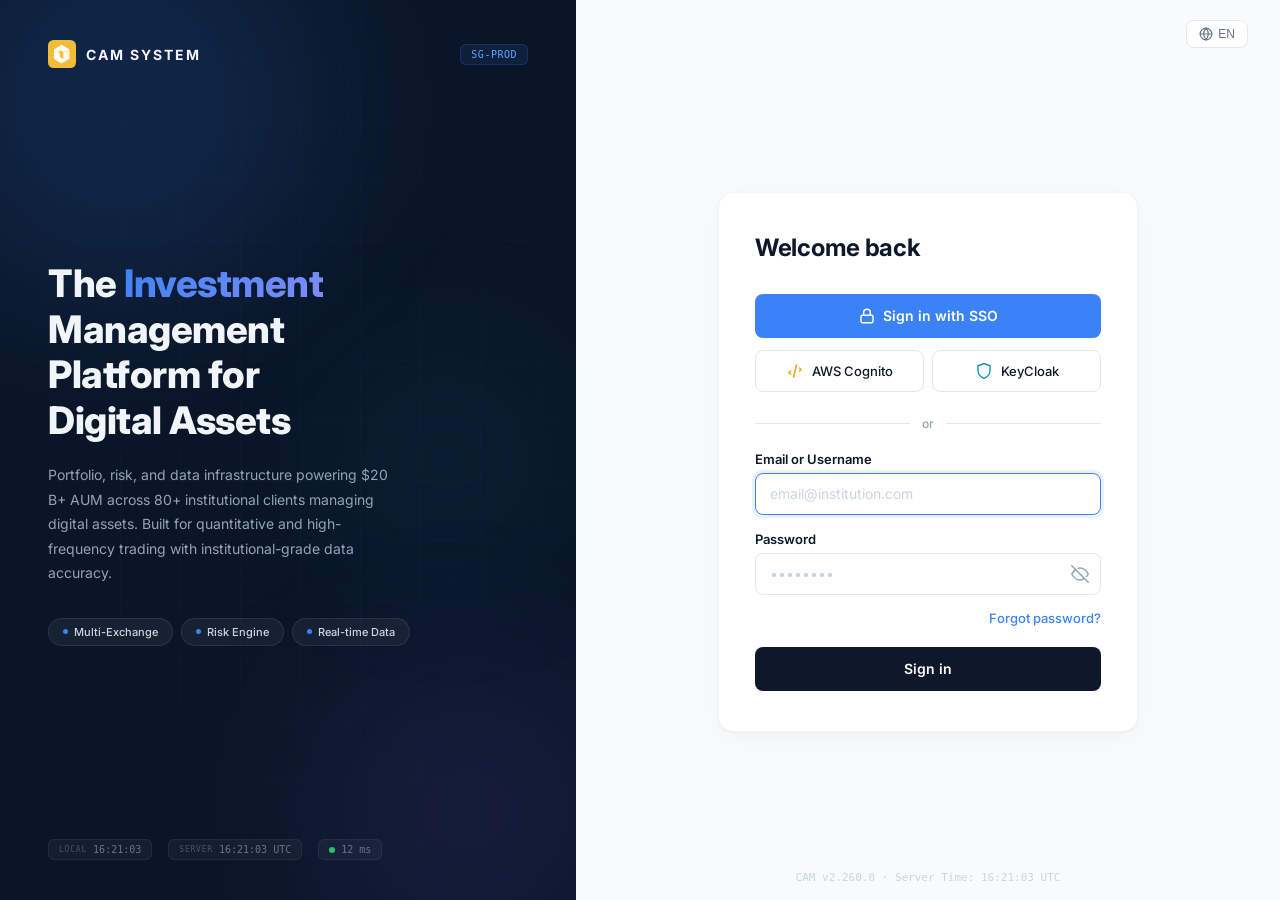
<file: demo/index.html>
<!DOCTYPE html>
<html lang="en">
<head>
  <meta charset="UTF-8">
  <meta name="viewport" content="width=device-width, initial-scale=1.0">
  <title>CAM - Sign In</title>
  <link rel="preconnect" href="https://fonts.googleapis.com">
  <link href="https://fonts.googleapis.com/css2?family=Inter:wght@400;500;600;700;800&display=swap" rel="stylesheet">
  <style>
    *, *::before, *::after { margin: 0; padding: 0; box-sizing: border-box; }

    :root {
      --brand-bg: #0a1628;
      --brand-accent: #3b82f6;
      --brand-accent-light: #60a5fa;
      --form-bg: #f8fafc;
      --card-bg: #ffffff;
      --text-primary: #0f172a;
      --text-secondary: #64748b;
      --text-muted: #94a3b8;
      --border: #e2e8f0;
      --border-focus: #3b82f6;
      --radius: 12px;
      --radius-sm: 8px;
      --cam-icon-logo-gold: url("data:image/svg+xml,%3Csvg%20width%3D%2228%22%20height%3D%2228%22%20viewBox%3D%220%200%2028%2028%22%20fill%3D%22none%22%20xmlns%3D%22http%3A%2F%2Fwww.w3.org%2F2000%2Fsvg%22%3E%20%3Crect%20width%3D%2228%22%20height%3D%2228%22%20rx%3D%225.5296%22%20fill%3D%22%23F1BC37%22%2F%3E%20%3Cg%20style%3D%22mix-blend-mode%3Aluminosity%22%3E%20%3Cpath%20fill-rule%3D%22evenodd%22%20clip-rule%3D%22evenodd%22%20d%3D%22M14.0615%204.97233C13.8275%204.83312%2013.5359%204.83417%2013.3029%204.97506L6.2082%209.26602C6.04259%209.36618%205.94141%209.54564%205.94141%209.73918V18.478C5.94141%2018.6716%206.04259%2018.851%206.2082%2018.9512L13.2876%2023.2329C13.5286%2023.3786%2013.8316%2023.3743%2014.0683%2023.2219L21.1678%2018.6502C21.3259%2018.5484%2021.4214%2018.3733%2021.4214%2018.1853V9.66607C21.4214%209.47111%2021.3187%209.29056%2021.1512%209.19087L14.0615%204.97233ZM10.2876%2012.141L12.7609%2010.6452L15.2784%2012.141V19.0817L12.2424%2017.2597V13.2987L10.2876%2012.141Z%22%20fill%3D%22url%28%23paint0_linear_8697_2304%29%22%2F%3E%20%3Cmask%20id%3D%22mask0_8697_2304%22%20style%3D%22mask-type%3Aluminance%22%20maskUnits%3D%22userSpaceOnUse%22%20x%3D%225%22%20y%3D%224%22%20width%3D%2217%22%20height%3D%2220%22%3E%20%3Cpath%20fill-rule%3D%22evenodd%22%20clip-rule%3D%22evenodd%22%20d%3D%22M14.0615%204.97233C13.8275%204.83312%2013.5359%204.83417%2013.3029%204.97506L6.2082%209.26602C6.04259%209.36618%205.94141%209.54564%205.94141%209.73918V18.478C5.94141%2018.6716%206.04259%2018.851%206.2082%2018.9512L13.2876%2023.2329C13.5286%2023.3786%2013.8316%2023.3743%2014.0683%2023.2219L21.1678%2018.6502C21.3259%2018.5484%2021.4214%2018.3733%2021.4214%2018.1853V9.66607C21.4214%209.47111%2021.3187%209.29056%2021.1512%209.19087L14.0615%204.97233ZM10.2876%2012.141L12.7609%2010.6452L15.2784%2012.141V19.0817L12.2424%2017.2597V13.2987L10.2876%2012.141Z%22%20fill%3D%22white%22%2F%3E%20%3C%2Fmask%3E%20%3Cg%20mask%3D%22url%28%23mask0_8697_2304%29%22%3E%20%3Cpath%20fill-rule%3D%22evenodd%22%20clip-rule%3D%22evenodd%22%20d%3D%22M8.26172%208.00421L15.3068%2012.1543L18.3361%2010.9524L21.9205%209.53035L13.3663%204.01807L8.26172%208.00421Z%22%20fill%3D%22url%28%23paint1_linear_8697_2304%29%22%2F%3E%20%3Cpath%20fill-rule%3D%22evenodd%22%20clip-rule%3D%22evenodd%22%20d%3D%22M5.48828%2018.9135L12.2449%2017.2607L18.1566%2020.8339L13.3556%2024.8079L5.48828%2018.9135Z%22%20fill%3D%22url%28%23paint2_linear_8697_2304%29%22%2F%3E%20%3Cpath%20fill-rule%3D%22evenodd%22%20clip-rule%3D%22evenodd%22%20d%3D%22M15.2812%2012.1457V22.5895C15.2812%2022.5895%2021.8093%2021.0611%2022.325%2019.6039C22.8407%2018.1467%2023.2767%208.29883%2023.2767%208.29883L15.2812%2012.1457Z%22%20fill%3D%22url%28%23paint3_linear_8697_2304%29%22%2F%3E%20%3C%2Fg%3E%20%3C%2Fg%3E%20%3Cdefs%3E%20%3ClinearGradient%20id%3D%22paint0_linear_8697_2304%22%20x1%3D%2211.3772%22%20y1%3D%226.03192%22%20x2%3D%223.36429%22%20y2%3D%228.5616%22%20gradientUnits%3D%22userSpaceOnUse%22%3E%20%3Cstop%20stop-color%3D%22%23FFE398%22%2F%3E%20%3Cstop%20offset%3D%220.275018%22%20stop-color%3D%22%23FFF2CE%22%2F%3E%20%3Cstop%20offset%3D%220.557013%22%20stop-color%3D%22white%22%2F%3E%20%3Cstop%20offset%3D%221%22%20stop-color%3D%22white%22%2F%3E%20%3C%2FlinearGradient%3E%20%3ClinearGradient%20id%3D%22paint1_linear_8697_2304%22%20x1%3D%2221.1116%22%20y1%3D%2211.5847%22%20x2%3D%2220.6517%22%20y2%3D%224.5888%22%20gradientUnits%3D%22userSpaceOnUse%22%3E%20%3Cstop%20stop-color%3D%22%23FFEAB0%22%2F%3E%20%3Cstop%20offset%3D%220.28277%22%20stop-color%3D%22white%22%2F%3E%20%3Cstop%20offset%3D%221%22%20stop-color%3D%22white%22%2F%3E%20%3C%2FlinearGradient%3E%20%3ClinearGradient%20id%3D%22paint2_linear_8697_2304%22%20x1%3D%2219.397%22%20y1%3D%2219.156%22%20x2%3D%2213.321%22%20y2%3D%2211.94%22%20gradientUnits%3D%22userSpaceOnUse%22%3E%20%3Cstop%20stop-color%3D%22%23FFE59E%22%2F%3E%20%3Cstop%20offset%3D%220.262145%22%20stop-color%3D%22%23FFFDF9%22%2F%3E%20%3Cstop%20offset%3D%220.50842%22%20stop-color%3D%22white%22%2F%3E%20%3Cstop%20offset%3D%221%22%20stop-color%3D%22%23FFEBB6%22%2F%3E%20%3C%2FlinearGradient%3E%20%3ClinearGradient%20id%3D%22paint3_linear_8697_2304%22%20x1%3D%2217.3667%22%20y1%3D%222.61127%22%20x2%3D%225.85164%22%20y2%3D%229.18464%22%20gradientUnits%3D%22userSpaceOnUse%22%3E%20%3Cstop%20stop-color%3D%22%23FFE6A0%22%2F%3E%20%3Cstop%20offset%3D%220.481945%22%20stop-color%3D%22white%22%2F%3E%20%3Cstop%20offset%3D%221%22%20stop-color%3D%22white%22%2F%3E%20%3Cstop%20offset%3D%221%22%20stop-color%3D%22white%22%2F%3E%20%3C%2FlinearGradient%3E%20%3C%2Fdefs%3E%20%3C%2Fsvg%3E");
      --cam-icon-logo-navy: url("data:image/svg+xml,%3Csvg%20width%3D%2228%22%20height%3D%2228%22%20viewBox%3D%220%200%2028%2028%22%20fill%3D%22none%22%20xmlns%3D%22http%3A%2F%2Fwww.w3.org%2F2000%2Fsvg%22%3E%20%3Crect%20width%3D%2228%22%20height%3D%2228%22%20rx%3D%225.5296%22%20fill%3D%22%23091E42%22%2F%3E%20%3Cg%20style%3D%22mix-blend-mode%3Aluminosity%22%3E%20%3Cpath%20fill-rule%3D%22evenodd%22%20clip-rule%3D%22evenodd%22%20d%3D%22M14.06%204.97258C13.8261%204.83336%2013.5344%204.83441%2013.3015%204.97531L6.20673%209.26627C6.04113%209.36643%205.93994%209.54588%205.93994%209.73942V18.4783C5.93994%2018.6718%206.04113%2018.8513%206.20673%2018.9514L13.2861%2023.2331C13.5271%2023.3789%2013.8301%2023.3746%2014.0669%2023.2221L21.1664%2018.6504C21.3244%2018.5486%2021.4199%2018.3735%2021.4199%2018.1855V9.66631C21.4199%209.47135%2021.3173%209.2908%2021.1497%209.19111L14.06%204.97258ZM10.2862%2012.1412L12.7595%2010.6454L15.2769%2012.1412V19.0819L12.241%2017.2599V13.2989L10.2862%2012.1412Z%22%20fill%3D%22url%28%23paint0_linear_3375_722%29%22%2F%3E%20%3Cmask%20id%3D%22mask0_3375_722%22%20style%3D%22mask-type%3Aluminance%22%20maskUnits%3D%22userSpaceOnUse%22%20x%3D%225%22%20y%3D%224%22%20width%3D%2217%22%20height%3D%2220%22%3E%20%3Cpath%20fill-rule%3D%22evenodd%22%20clip-rule%3D%22evenodd%22%20d%3D%22M14.06%204.97258C13.8261%204.83336%2013.5344%204.83441%2013.3015%204.97531L6.20673%209.26627C6.04113%209.36643%205.93994%209.54588%205.93994%209.73942V18.4783C5.93994%2018.6718%206.04113%2018.8513%206.20673%2018.9514L13.2861%2023.2331C13.5271%2023.3789%2013.8301%2023.3746%2014.0669%2023.2221L21.1664%2018.6504C21.3244%2018.5486%2021.4199%2018.3735%2021.4199%2018.1855V9.66631C21.4199%209.47135%2021.3173%209.2908%2021.1497%209.19111L14.06%204.97258ZM10.2862%2012.1412L12.7595%2010.6454L15.2769%2012.1412V19.0819L12.241%2017.2599V13.2989L10.2862%2012.1412Z%22%20fill%3D%22white%22%2F%3E%20%3C%2Fmask%3E%20%3Cg%20mask%3D%22url%28%23mask0_3375_722%29%22%3E%20%3Cpath%20fill-rule%3D%22evenodd%22%20clip-rule%3D%22evenodd%22%20d%3D%22M8.25928%208.00445L15.3043%2012.1546L18.3337%2010.9527L21.9181%209.5306L13.3639%204.01831L8.25928%208.00445Z%22%20fill%3D%22url%28%23paint1_linear_3375_722%29%22%2F%3E%20%3Cpath%20fill-rule%3D%22evenodd%22%20clip-rule%3D%22evenodd%22%20d%3D%22M5.48779%2018.9138L12.2444%2017.261L18.1561%2020.8341L13.3551%2024.8081L5.48779%2018.9138Z%22%20fill%3D%22url%28%23paint2_linear_3375_722%29%22%2F%3E%20%3Cpath%20fill-rule%3D%22evenodd%22%20clip-rule%3D%22evenodd%22%20d%3D%22M15.2793%2012.1457V22.5895C15.2793%2022.5895%2021.8074%2021.0611%2022.3231%2019.6039C22.8388%2018.1467%2023.2747%208.29883%2023.2747%208.29883L15.2793%2012.1457Z%22%20fill%3D%22url%28%23paint3_linear_3375_722%29%22%2F%3E%20%3C%2Fg%3E%20%3C%2Fg%3E%20%3Cdefs%3E%20%3ClinearGradient%20id%3D%22paint0_linear_3375_722%22%20x1%3D%2211.3758%22%20y1%3D%226.03216%22%20x2%3D%223.36282%22%20y2%3D%228.56184%22%20gradientUnits%3D%22userSpaceOnUse%22%3E%20%3Cstop%20stop-color%3D%22%23FFE398%22%2F%3E%20%3Cstop%20offset%3D%220.275018%22%20stop-color%3D%22%23FFF2CE%22%2F%3E%20%3Cstop%20offset%3D%220.557013%22%20stop-color%3D%22white%22%2F%3E%20%3Cstop%20offset%3D%221%22%20stop-color%3D%22white%22%2F%3E%20%3C%2FlinearGradient%3E%20%3ClinearGradient%20id%3D%22paint1_linear_3375_722%22%20x1%3D%2221.1091%22%20y1%3D%2211.5849%22%20x2%3D%2220.6493%22%20y2%3D%224.58904%22%20gradientUnits%3D%22userSpaceOnUse%22%3E%20%3Cstop%20stop-color%3D%22%23FFEAB0%22%2F%3E%20%3Cstop%20offset%3D%220.28277%22%20stop-color%3D%22white%22%2F%3E%20%3Cstop%20offset%3D%221%22%20stop-color%3D%22white%22%2F%3E%20%3C%2FlinearGradient%3E%20%3ClinearGradient%20id%3D%22paint2_linear_3375_722%22%20x1%3D%2219.3966%22%20y1%3D%2219.1562%22%20x2%3D%2213.3206%22%20y2%3D%2211.9402%22%20gradientUnits%3D%22userSpaceOnUse%22%3E%20%3Cstop%20stop-color%3D%22%23FFE59E%22%2F%3E%20%3Cstop%20offset%3D%220.262145%22%20stop-color%3D%22%23FFFDF9%22%2F%3E%20%3Cstop%20offset%3D%220.50842%22%20stop-color%3D%22white%22%2F%3E%20%3Cstop%20offset%3D%221%22%20stop-color%3D%22%23FFEBB6%22%2F%3E%20%3C%2FlinearGradient%3E%20%3ClinearGradient%20id%3D%22paint3_linear_3375_722%22%20x1%3D%2217.3647%22%20y1%3D%222.61127%22%20x2%3D%225.84969%22%20y2%3D%229.18464%22%20gradientUnits%3D%22userSpaceOnUse%22%3E%20%3Cstop%20stop-color%3D%22%23FFE6A0%22%2F%3E%20%3Cstop%20offset%3D%220.481945%22%20stop-color%3D%22white%22%2F%3E%20%3Cstop%20offset%3D%221%22%20stop-color%3D%22white%22%2F%3E%20%3Cstop%20offset%3D%221%22%20stop-color%3D%22white%22%2F%3E%20%3C%2FlinearGradient%3E%20%3C%2Fdefs%3E%20%3C%2Fsvg%3E");
    }

    body {
      font-family: 'Inter', -apple-system, BlinkMacSystemFont, 'Segoe UI', sans-serif;
      min-height: 100vh;
      display: flex;
      background: var(--form-bg);
      -webkit-font-smoothing: antialiased;
    }

    /* ═══════════════════════════════════════════
       LEFT BRAND PANEL
       ═══════════════════════════════════════════ */
    .brand-panel {
      width: 45%;
      min-height: 100vh;
      background: var(--brand-bg);
      display: flex;
      flex-direction: column;
      justify-content: space-between;
      padding: 40px 48px;
      position: relative;
      overflow: hidden;
      flex-shrink: 0;
    }

    /* Animated grid background */
    .grid-bg {
      position: absolute;
      inset: 0;
      opacity: 0.06;
      background-image:
        linear-gradient(rgba(59,130,246,0.5) 1px, transparent 1px),
        linear-gradient(90deg, rgba(59,130,246,0.5) 1px, transparent 1px);
      background-size: 60px 60px;
      mask-image: radial-gradient(ellipse 80% 70% at 50% 50%, black 30%, transparent 100%);
      -webkit-mask-image: radial-gradient(ellipse 80% 70% at 50% 50%, black 30%, transparent 100%);
    }

    /* Gradient orbs */
    .orb {
      position: absolute;
      border-radius: 50%;
      filter: blur(80px);
      pointer-events: none;
    }
    .orb-1 {
      width: 400px; height: 400px;
      background: rgba(59, 130, 246, 0.15);
      top: -100px; left: -80px;
    }
    .orb-2 {
      width: 300px; height: 300px;
      background: rgba(139, 92, 246, 0.1);
      bottom: -60px; right: -40px;
    }
    .orb-3 {
      width: 200px; height: 200px;
      background: rgba(6, 182, 212, 0.08);
      top: 40%; left: 60%;
    }

    .brand-top {
      position: relative;
      z-index: 2;
      display: flex;
      align-items: center;
      justify-content: space-between;
    }

    .brand-logo {
      display: flex;
      align-items: center;
      gap: 10px;
    }

    /* CAM 1Token logo — v-icon cam-1token-* (embedded for CodePen) */
    .cam-logo-mark {
      display: inline-block;
      width: 28px;
      height: 28px;
      flex-shrink: 0;
      background: var(--cam-icon-logo-gold) center / contain no-repeat;
    }
    .cam-logo-mark--navy {
      background-image: var(--cam-icon-logo-navy);
    }
    .cam-logo-mark--sm {
      width: 26px;
      height: 26px;
    }

    .logo-text {
      font-size: 14px;
      font-weight: 700;
      color: #f1f5f9;
      letter-spacing: 2px;
    }

    .region-badge {
      font-size: 10px;
      font-family: 'JetBrains Mono', 'SF Mono', monospace;
      color: var(--brand-accent-light);
      background: rgba(59, 130, 246, 0.1);
      border: 1px solid rgba(59, 130, 246, 0.2);
      border-radius: 6px;
      padding: 4px 10px;
      letter-spacing: 0.5px;
    }

    .brand-center {
      position: relative;
      z-index: 2;
      flex: 1;
      display: flex;
      flex-direction: column;
      justify-content: center;
    }

    .brand-headline {
      font-size: 38px;
      font-weight: 800;
      color: #f1f5f9;
      line-height: 1.2;
      letter-spacing: -0.5px;
      margin-bottom: 20px;
    }

    .brand-headline em {
      font-style: normal;
      background: linear-gradient(135deg, var(--brand-accent) 0%, #818cf8 100%);
      -webkit-background-clip: text;
      -webkit-text-fill-color: transparent;
      background-clip: text;
    }

    .brand-desc {
      font-size: 14px;
      color: #94a3b8;
      line-height: 1.75;
      max-width: 340px;
    }

    /* Feature pills */
    .feature-row {
      display: flex;
      gap: 8px;
      margin-top: 32px;
      flex-wrap: wrap;
    }

    .feature-pill {
      font-size: 11px;
      font-weight: 500;
      color: #cbd5e1;
      background: rgba(255,255,255,0.05);
      border: 1px solid rgba(255,255,255,0.08);
      border-radius: 20px;
      padding: 6px 14px;
      display: flex;
      align-items: center;
      gap: 6px;
    }

    .feature-pill .dot {
      width: 5px; height: 5px;
      border-radius: 50%;
      background: var(--brand-accent);
    }

    /* Bottom bar */
    .brand-bottom {
      position: relative;
      z-index: 2;
      display: flex;
      gap: 16px;
      align-items: center;
    }

    .status-chip {
      display: flex;
      align-items: center;
      gap: 6px;
      font-size: 10px;
      font-family: 'JetBrains Mono', 'SF Mono', monospace;
      color: #64748b;
      background: rgba(255,255,255,0.04);
      border: 1px solid rgba(255,255,255,0.06);
      border-radius: 6px;
      padding: 4px 10px;
    }

    .status-chip .label {
      font-size: 8px;
      text-transform: uppercase;
      letter-spacing: 0.8px;
      color: #475569;
    }

    .ping-dot {
      width: 6px; height: 6px;
      border-radius: 50%;
      background: #22c55e;
    }

    /* ═══════════════════════════════════════════
       RIGHT FORM PANEL
       ═══════════════════════════════════════════ */
    .form-panel {
      flex: 1;
      min-height: 100vh;
      display: flex;
      flex-direction: column;
      background: var(--form-bg);
      position: relative;
    }

    .form-topbar {
      display: flex;
      justify-content: flex-end;
      padding: 20px 32px;
    }

    .lang-btn {
      font-size: 12px;
      font-weight: 500;
      color: var(--text-secondary);
      background: white;
      border: 1px solid var(--border);
      border-radius: 8px;
      padding: 6px 12px;
      cursor: pointer;
      display: flex;
      align-items: center;
      gap: 5px;
      transition: all 0.15s;
    }

    .lang-btn:hover {
      border-color: #cbd5e1;
      box-shadow: 0 1px 3px rgba(0,0,0,0.06);
    }

    .form-center {
      flex: 1;
      display: flex;
      align-items: center;
      justify-content: center;
      padding: 0 48px;
    }

    .form-card {
      width: 100%;
      max-width: 420px;
      background: var(--card-bg);
      border-radius: 16px;
      padding: 40px 36px;
      box-shadow:
        0 1px 3px rgba(0,0,0,0.04),
        0 6px 24px rgba(0,0,0,0.03);
      border: 1px solid rgba(0,0,0,0.04);
    }

    .form-title {
      font-size: 24px;
      font-weight: 700;
      color: var(--text-primary);
      margin-bottom: 32px;
      letter-spacing: -0.3px;
    }

    /* SSO buttons */
    .sso-primary {
      width: 100%;
      height: 44px;
      background: var(--brand-accent);
      border: none;
      border-radius: var(--radius-sm);
      color: #fff;
      font-size: 14px;
      font-weight: 600;
      font-family: inherit;
      cursor: pointer;
      display: flex;
      align-items: center;
      justify-content: center;
      gap: 8px;
      margin-bottom: 12px;
      transition: all 0.2s;
    }

    .sso-primary:hover {
      background: #2563eb;
      box-shadow: 0 4px 12px rgba(59, 130, 246, 0.3);
    }

    .sso-row {
      display: flex;
      gap: 8px;
      margin-bottom: 0;
    }

    .sso-secondary {
      flex: 1;
      height: 42px;
      background: #fff;
      border: 1px solid var(--border);
      border-radius: var(--radius-sm);
      color: var(--text-primary);
      font-size: 13px;
      font-weight: 500;
      font-family: inherit;
      cursor: pointer;
      display: flex;
      align-items: center;
      justify-content: center;
      gap: 8px;
      transition: all 0.15s;
    }

    .sso-secondary:hover {
      background: #f8fafc;
      border-color: #cbd5e1;
      box-shadow: 0 1px 3px rgba(0,0,0,0.06);
    }

    .sso-secondary svg { flex-shrink: 0; }

    /* Divider */
    .divider {
      display: flex;
      align-items: center;
      gap: 12px;
      margin: 24px 0 20px;
    }

    .divider::before, .divider::after {
      content: '';
      flex: 1;
      height: 1px;
      background: var(--border);
    }

    .divider span {
      font-size: 12px;
      color: var(--text-muted);
      font-weight: 500;
    }

    /* Form inputs */
    .field-group { margin-bottom: 16px; }

    .field-label {
      font-size: 13px;
      font-weight: 600;
      color: var(--text-primary);
      margin-bottom: 6px;
      display: block;
    }

    .field-input {
      width: 100%;
      height: 42px;
      border: 1px solid var(--border);
      border-radius: var(--radius-sm);
      padding: 0 14px;
      font-size: 14px;
      font-family: inherit;
      color: var(--text-primary);
      background: #fff;
      outline: none;
      transition: all 0.15s;
    }

    .field-input:focus {
      border-color: var(--border-focus);
      box-shadow: 0 0 0 3px rgba(59, 130, 246, 0.1);
    }

    .field-input::placeholder {
      color: #cbd5e1;
    }

    .password-field {
      position: relative;
    }

    .password-field .field-input {
      padding-right: 44px;
    }

    .eye-toggle {
      position: absolute;
      right: 4px; top: 50%;
      transform: translateY(-50%);
      width: 34px; height: 34px;
      background: none;
      border: none;
      border-radius: 6px;
      cursor: pointer;
      color: var(--text-muted);
      display: flex;
      align-items: center;
      justify-content: center;
      transition: all 0.15s;
    }

    .eye-toggle:hover {
      background: #f1f5f9;
      color: var(--text-secondary);
    }

    .forgot-row {
      text-align: right;
      margin-bottom: 20px;
      margin-top: -4px;
    }

    .forgot-link {
      font-size: 13px;
      font-weight: 500;
      color: var(--brand-accent);
      text-decoration: none;
      cursor: pointer;
    }

    .forgot-link:hover { text-decoration: underline; }

    .submit-btn {
      width: 100%;
      height: 44px;
      background: var(--text-primary);
      border: none;
      border-radius: var(--radius-sm);
      color: #fff;
      font-size: 14px;
      font-weight: 600;
      font-family: inherit;
      cursor: pointer;
      transition: all 0.2s;
    }

    .submit-btn:hover {
      background: #1e293b;
      box-shadow: 0 4px 12px rgba(15, 23, 42, 0.2);
    }

    /* Footer version */
    .form-footer {
      padding: 16px 32px;
      text-align: center;
      font-size: 11px;
      font-family: 'JetBrains Mono', 'SF Mono', monospace;
      color: #cbd5e1;
    }

    /* ═══════════════════════════════════════════
       MOBILE HEADER
       ═══════════════════════════════════════════ */
    .mobile-header {
      display: none;
      background: var(--brand-bg);
      padding: 20px 24px 24px;
      position: relative;
      overflow: hidden;
    }

    .mobile-header .orb-1 {
      width: 200px; height: 200px;
      top: -60px; right: -30px;
      left: auto;
      filter: blur(50px);
    }

    .mobile-top {
      display: flex;
      align-items: center;
      justify-content: space-between;
      margin-bottom: 20px;
      position: relative;
      z-index: 2;
    }

    .mobile-logo {
      display: flex;
      align-items: center;
      gap: 8px;
    }

    .mobile-logo .cam-logo-mark { width: 26px; height: 26px; }

    .mobile-logo-text {
      font-size: 12px;
      font-weight: 700;
      color: #f1f5f9;
      letter-spacing: 1.5px;
    }

    .mobile-lang {
      font-size: 11px;
      color: #94a3b8;
      background: rgba(255,255,255,0.06);
      border: 1px solid rgba(255,255,255,0.1);
      border-radius: 6px;
      padding: 4px 10px;
      cursor: pointer;
    }

    .mobile-title {
      font-size: 24px;
      font-weight: 800;
      color: #f1f5f9;
      position: relative;
      z-index: 2;
      letter-spacing: -0.3px;
    }

    /* ═══════════════════════════════════════════
       RESPONSIVE
       ═══════════════════════════════════════════ */
    @media (max-width: 768px) {
      body { flex-direction: column; }
      .brand-panel { display: none; }
      .mobile-header { display: block; }

      .form-panel { min-height: auto; }
      .form-topbar { display: none; }

      .form-center {
        padding: 24px 20px;
        align-items: flex-start;
      }

      .form-card {
        max-width: 100%;
        box-shadow: none;
        background: transparent;
        border: none;
        padding: 0;
        border-radius: 0;
      }

      .form-title { display: none; }

      .sso-row { flex-direction: column; }
      .sso-secondary { flex: none; width: 100%; }
    }

    @media (min-width: 1600px) {
      .brand-headline { font-size: 44px; }
      .brand-desc { font-size: 15px; max-width: 380px; }
      .form-card { max-width: 440px; padding: 44px 40px; }
    }

    @media (min-width: 2400px) {
      .brand-panel { padding: 56px 64px; }
      .brand-headline { font-size: 50px; }
    }
  </style>
</head>
<body>

  <!-- ═══ MOBILE HEADER ═══ -->
  <div class="mobile-header">
    <div class="orb orb-1"></div>
    <div class="mobile-top">
      <div class="mobile-logo">
        <span class="cam-logo-mark" role="img" aria-label="CAM"></span>
        <span class="mobile-logo-text">CAM SYSTEM</span>
      </div>
      <button class="mobile-lang">EN</button>
    </div>
    <div class="mobile-title">Welcome back</div>
  </div>

  <!-- ═══ LEFT BRAND PANEL ═══ -->
  <div class="brand-panel">
    <div class="grid-bg"></div>
    <div class="orb orb-1"></div>
    <div class="orb orb-2"></div>
    <div class="orb orb-3"></div>

    <div class="brand-top">
      <div class="brand-logo">
        <span class="cam-logo-mark" role="img" aria-label="CAM"></span>
        <span class="logo-text">CAM SYSTEM</span>
      </div>
      <div class="region-badge">SG-PROD</div>
    </div>

    <div class="brand-center">
      <h1 class="brand-headline">
        The <em>Investment</em><br>
        Management<br>
        Platform for<br>
        Digital Assets
      </h1>
      <p class="brand-desc">
        Portfolio, risk, and data infrastructure powering $20 B+ AUM across
        80+ institutional clients managing digital assets. Built for
        quantitative and high-frequency trading with institutional-grade
        data accuracy.
      </p>
      <div class="feature-row">
        <span class="feature-pill"><span class="dot"></span> Multi-Exchange</span>
        <span class="feature-pill"><span class="dot"></span> Risk Engine</span>
        <span class="feature-pill"><span class="dot"></span> Real-time Data</span>
      </div>
    </div>

    <div class="brand-bottom">
      <div class="status-chip">
        <span class="label">Local</span>
        <span id="local-time">--:--:--</span>
      </div>
      <div class="status-chip">
        <span class="label">Server</span>
        <span id="server-time">--:--:--</span>
      </div>
      <div class="status-chip">
        <span class="ping-dot"></span>
        12 ms
      </div>
    </div>
  </div>

  <!-- ═══ RIGHT FORM PANEL ═══ -->
  <div class="form-panel">
    <div class="form-topbar">
      <button class="lang-btn">
        <svg width="14" height="14" viewBox="0 0 24 24" fill="none" stroke="currentColor" stroke-width="2" stroke-linecap="round" stroke-linejoin="round">
          <circle cx="12" cy="12" r="10"/>
          <path d="M2 12h20M12 2a15.3 15.3 0 0 1 4 10 15.3 15.3 0 0 1-4 10 15.3 15.3 0 0 1-4-10 15.3 15.3 0 0 1 4-10z"/>
        </svg>
        EN
      </button>
    </div>

    <div class="form-center">
      <div class="form-card">
        <h2 class="form-title">Welcome back</h2>

        <!-- SSO Primary -->
        <button class="sso-primary" type="button">
          <svg width="16" height="16" viewBox="0 0 24 24" fill="none" stroke="currentColor" stroke-width="2.2" stroke-linecap="round" stroke-linejoin="round">
            <rect x="3" y="11" width="18" height="11" rx="2"/>
            <path d="M7 11V7a5 5 0 0 1 10 0v4"/>
          </svg>
          Sign in with SSO
        </button>

        <!-- SSO Secondary row -->
        <div class="sso-row">
          <button class="sso-secondary" type="button">
            <svg width="18" height="18" viewBox="0 0 24 24" fill="none">
              <path d="M6 12l-2 2 2 2M18 8l2 2-2 2M14 4l-4 16" stroke="#f59e0b" stroke-width="2" stroke-linecap="round" stroke-linejoin="round"/>
            </svg>
            AWS Cognito
          </button>
          <button class="sso-secondary" type="button">
            <svg width="18" height="18" viewBox="0 0 24 24" fill="none">
              <path d="M12 22s8-4 8-10V5l-8-3-8 3v7c0 6 8 10 8 10z" stroke="#0891b2" stroke-width="1.8" fill="none"/>
            </svg>
            KeyCloak
          </button>
        </div>

        <div class="divider"><span>or</span></div>

        <!-- Email / Password -->
        <form onsubmit="event.preventDefault();">
          <div class="field-group">
            <label class="field-label">Email or Username</label>
            <input class="field-input" type="text" placeholder="email@institution.com" autocomplete="username" autofocus>
          </div>
          <div class="field-group">
            <label class="field-label">Password</label>
            <div class="password-field">
              <input class="field-input" id="pwd" type="password" placeholder="&#8226;&#8226;&#8226;&#8226;&#8226;&#8226;&#8226;&#8226;" autocomplete="current-password">
              <button type="button" class="eye-toggle" onclick="togglePwd()">
                <svg id="eye-icon" width="18" height="18" viewBox="0 0 24 24" fill="none" stroke="currentColor" stroke-width="2" stroke-linecap="round" stroke-linejoin="round">
                  <path d="M17.94 17.94A10.07 10.07 0 0 1 12 20c-7 0-11-8-11-8a18.45 18.45 0 0 1 5.06-5.94"/>
                  <path d="M9.9 4.24A9.12 9.12 0 0 1 12 4c7 0 11 8 11 8a18.5 18.5 0 0 1-2.16 3.19"/>
                  <line x1="1" y1="1" x2="23" y2="23"/>
                </svg>
              </button>
            </div>
          </div>
          <div class="forgot-row">
            <a class="forgot-link">Forgot password?</a>
          </div>
          <button type="submit" class="submit-btn">Sign in</button>
        </form>
      </div>
    </div>

    <div class="form-footer">
      CAM v2.260.0 &middot; <span id="utc-display"></span>
    </div>
  </div>

  <script>
    function togglePwd() {
      const p = document.getElementById('pwd');
      const i = document.getElementById('eye-icon');
      if (p.type === 'password') {
        p.type = 'text';
        i.innerHTML = '<path d="M1 12s4-8 11-8 11 8 11 8-4 8-11 8-11-8-11-8z"/><circle cx="12" cy="12" r="3"/>';
      } else {
        p.type = 'password';
        i.innerHTML = '<path d="M17.94 17.94A10.07 10.07 0 0 1 12 20c-7 0-11-8-11-8a18.45 18.45 0 0 1 5.06-5.94"/><path d="M9.9 4.24A9.12 9.12 0 0 1 12 4c7 0 11 8 11 8a18.5 18.5 0 0 1-2.16 3.19"/><line x1="1" y1="1" x2="23" y2="23"/>';
      }
    }

    function tick() {
      const now = new Date();
      const f = d => String(d).padStart(2, '0');
      document.getElementById('local-time').textContent =
        f(now.getHours()) + ':' + f(now.getMinutes()) + ':' + f(now.getSeconds());
      document.getElementById('server-time').textContent =
        f(now.getUTCHours()) + ':' + f(now.getUTCMinutes()) + ':' + f(now.getUTCSeconds()) + ' UTC';
      document.getElementById('utc-display').textContent =
        'Server Time: ' + f(now.getUTCHours()) + ':' + f(now.getUTCMinutes()) + ':' + f(now.getUTCSeconds()) + ' UTC';
    }
    tick(); setInterval(tick, 1000);
  </script>
</body>
</html>
</file>
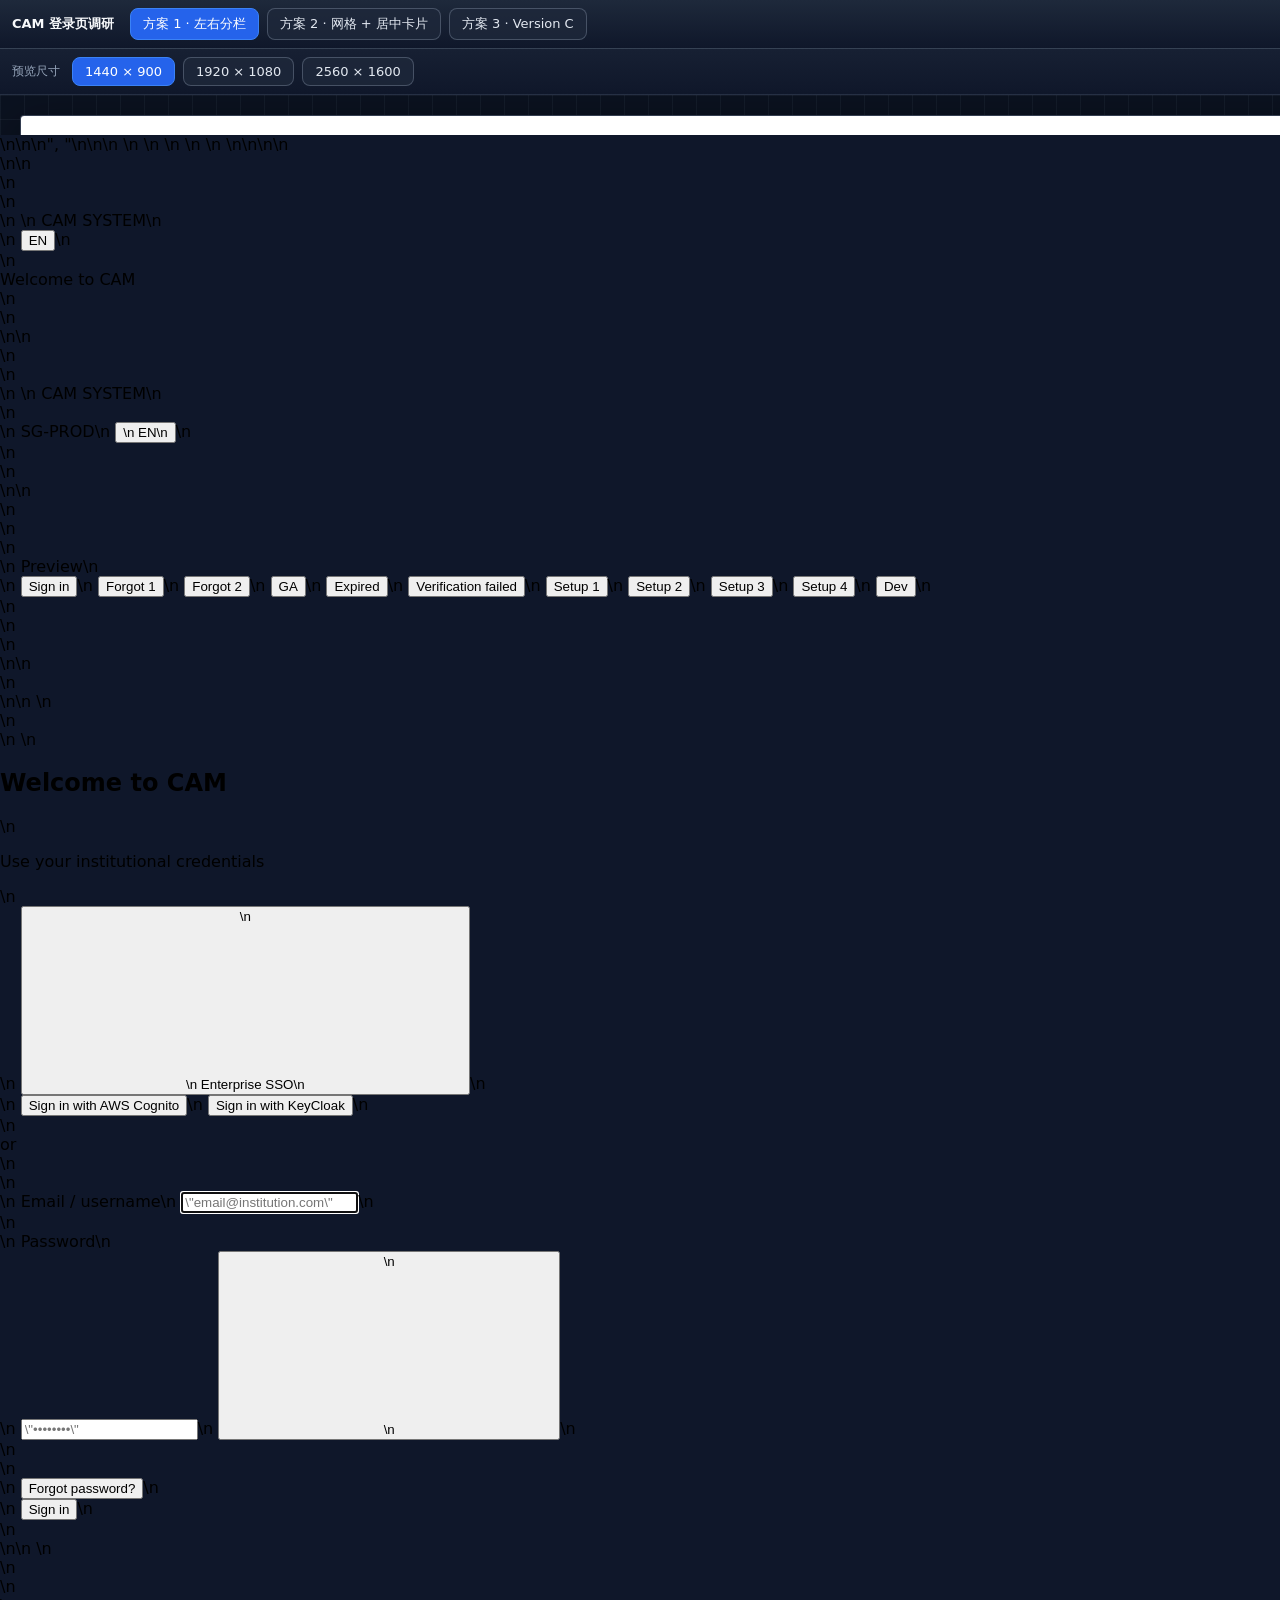
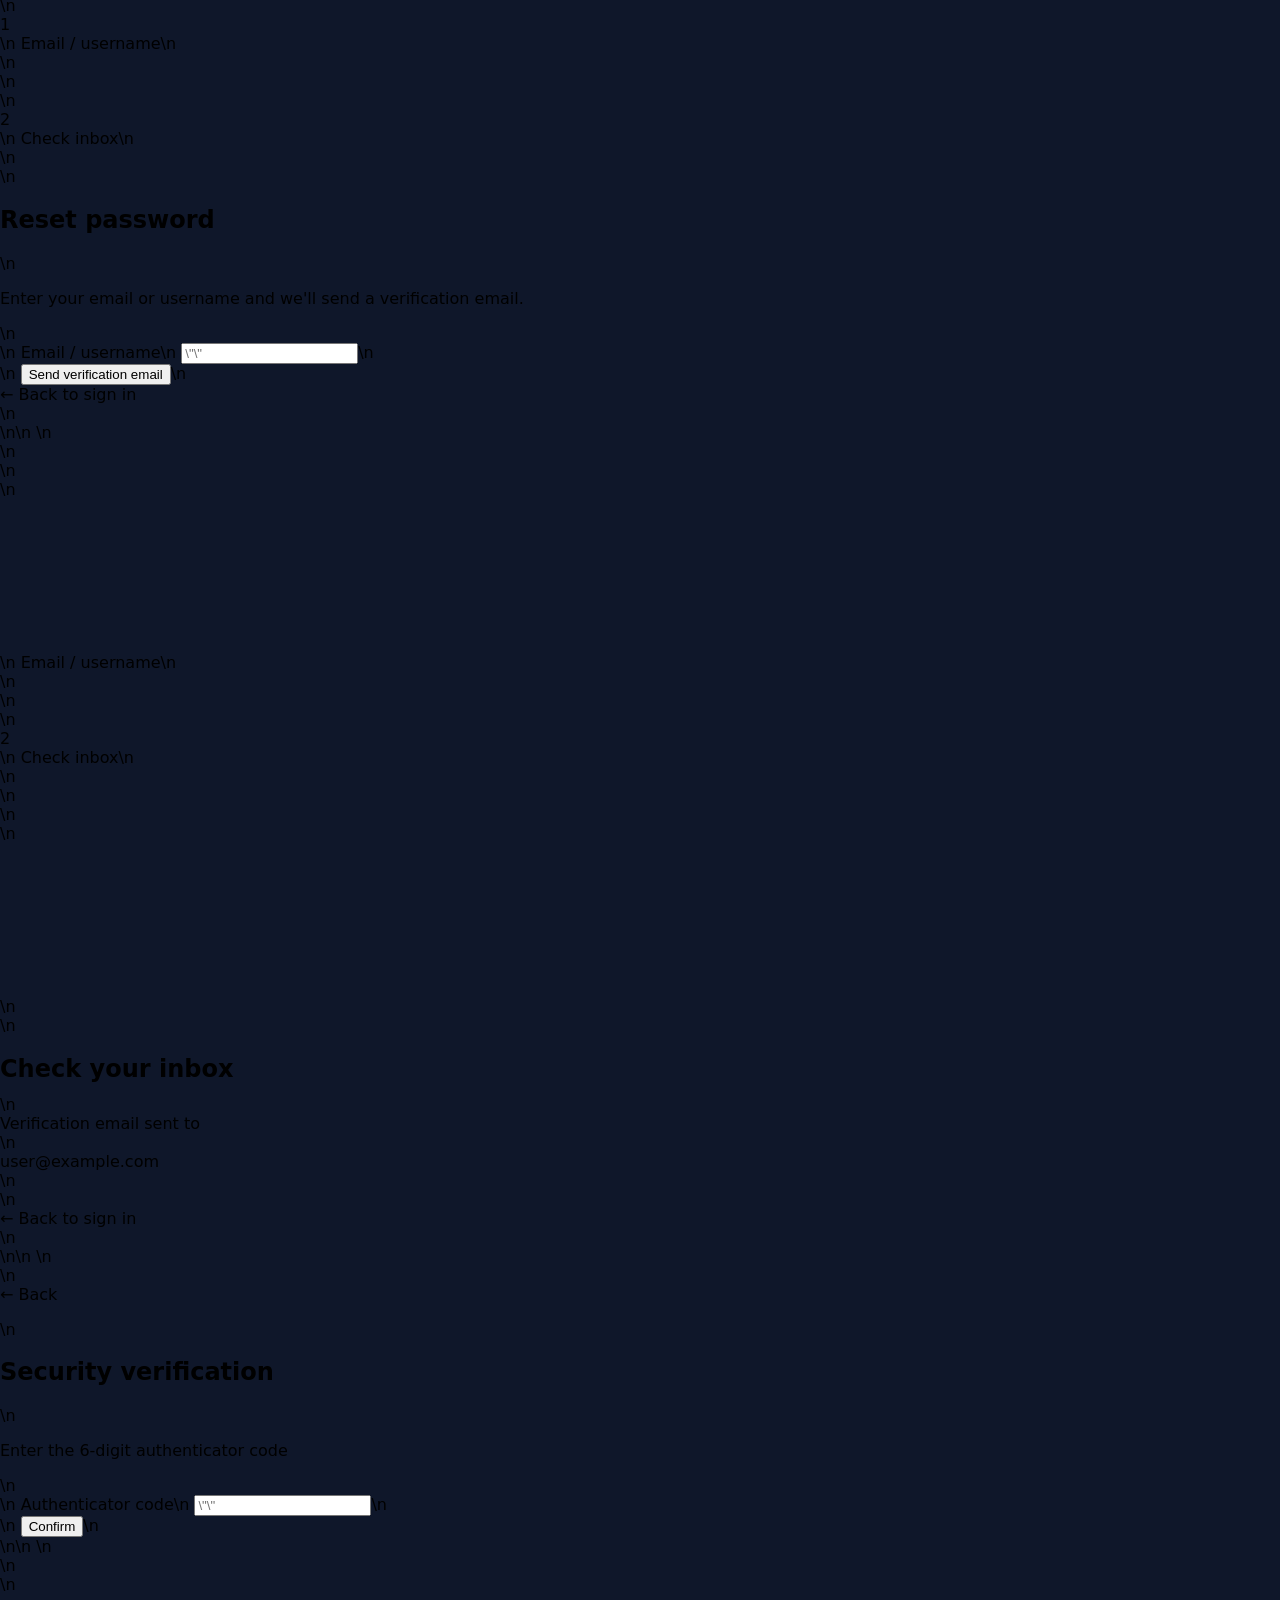
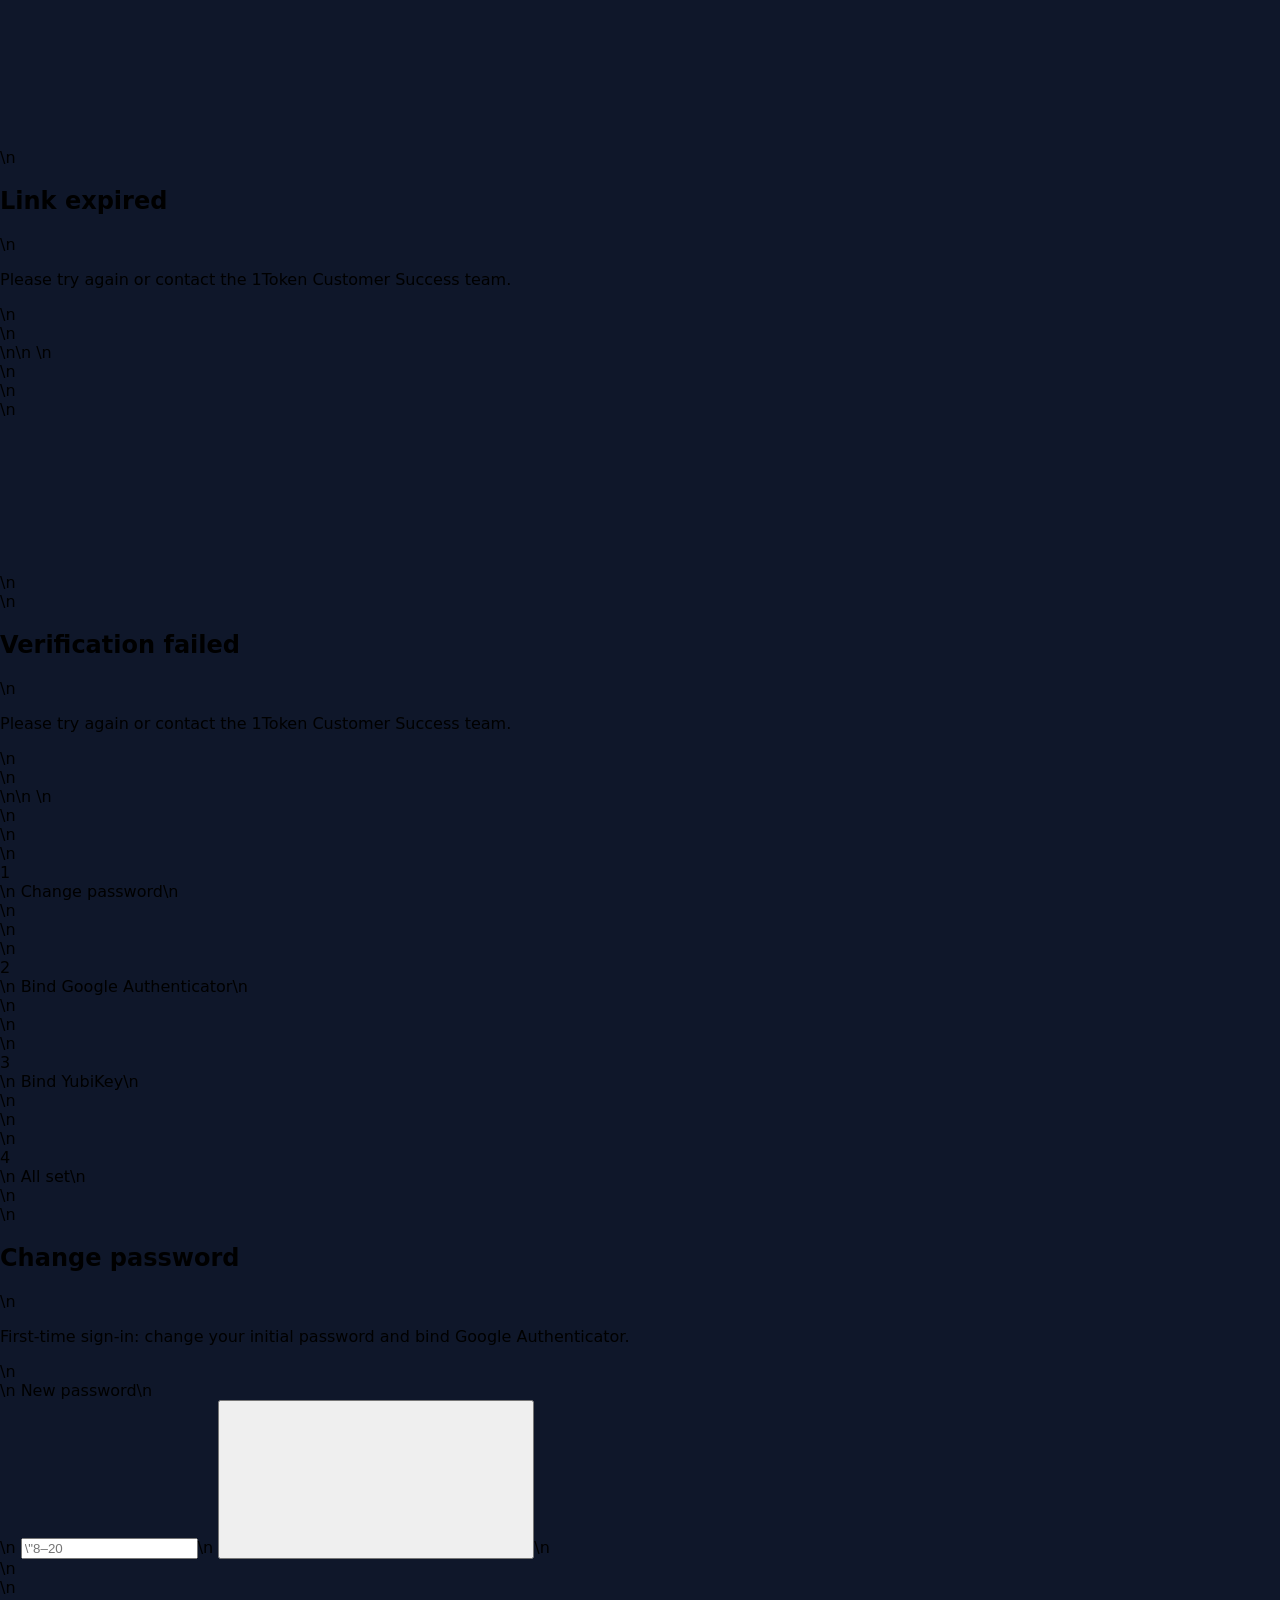
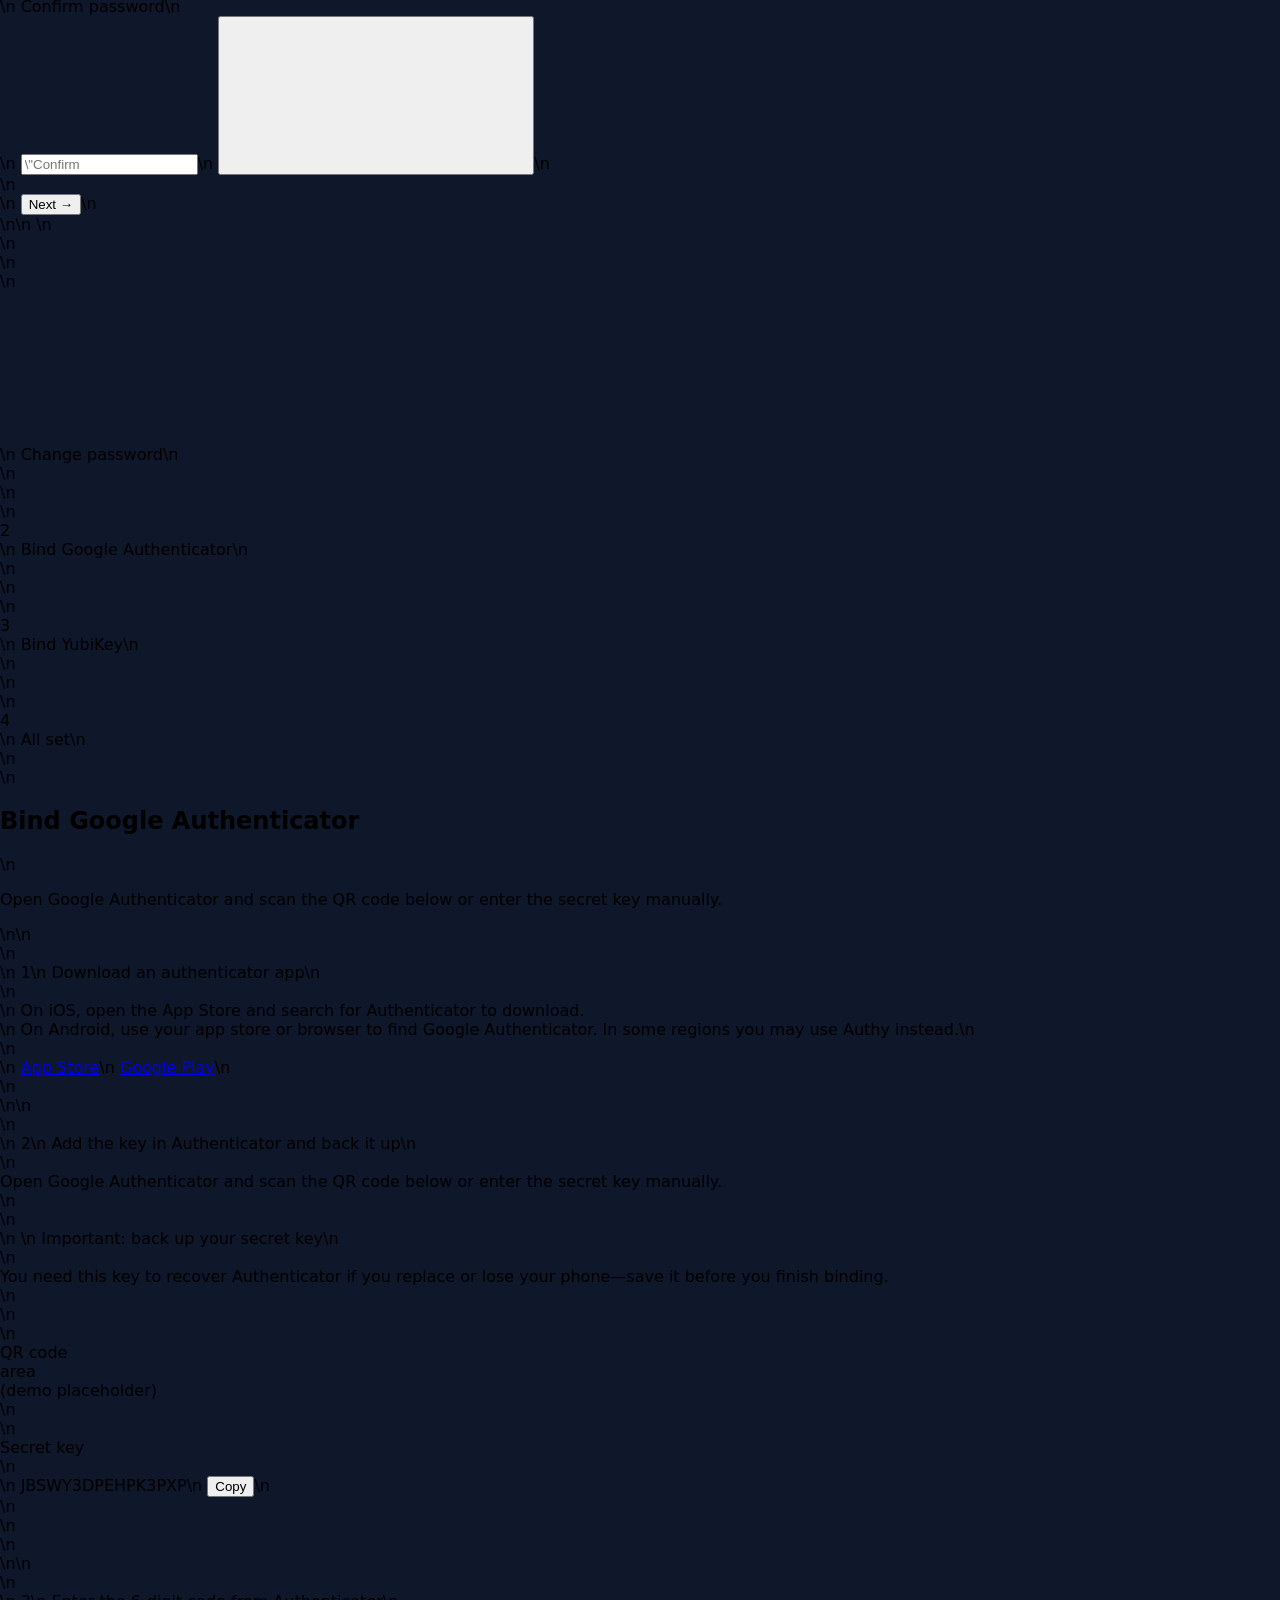
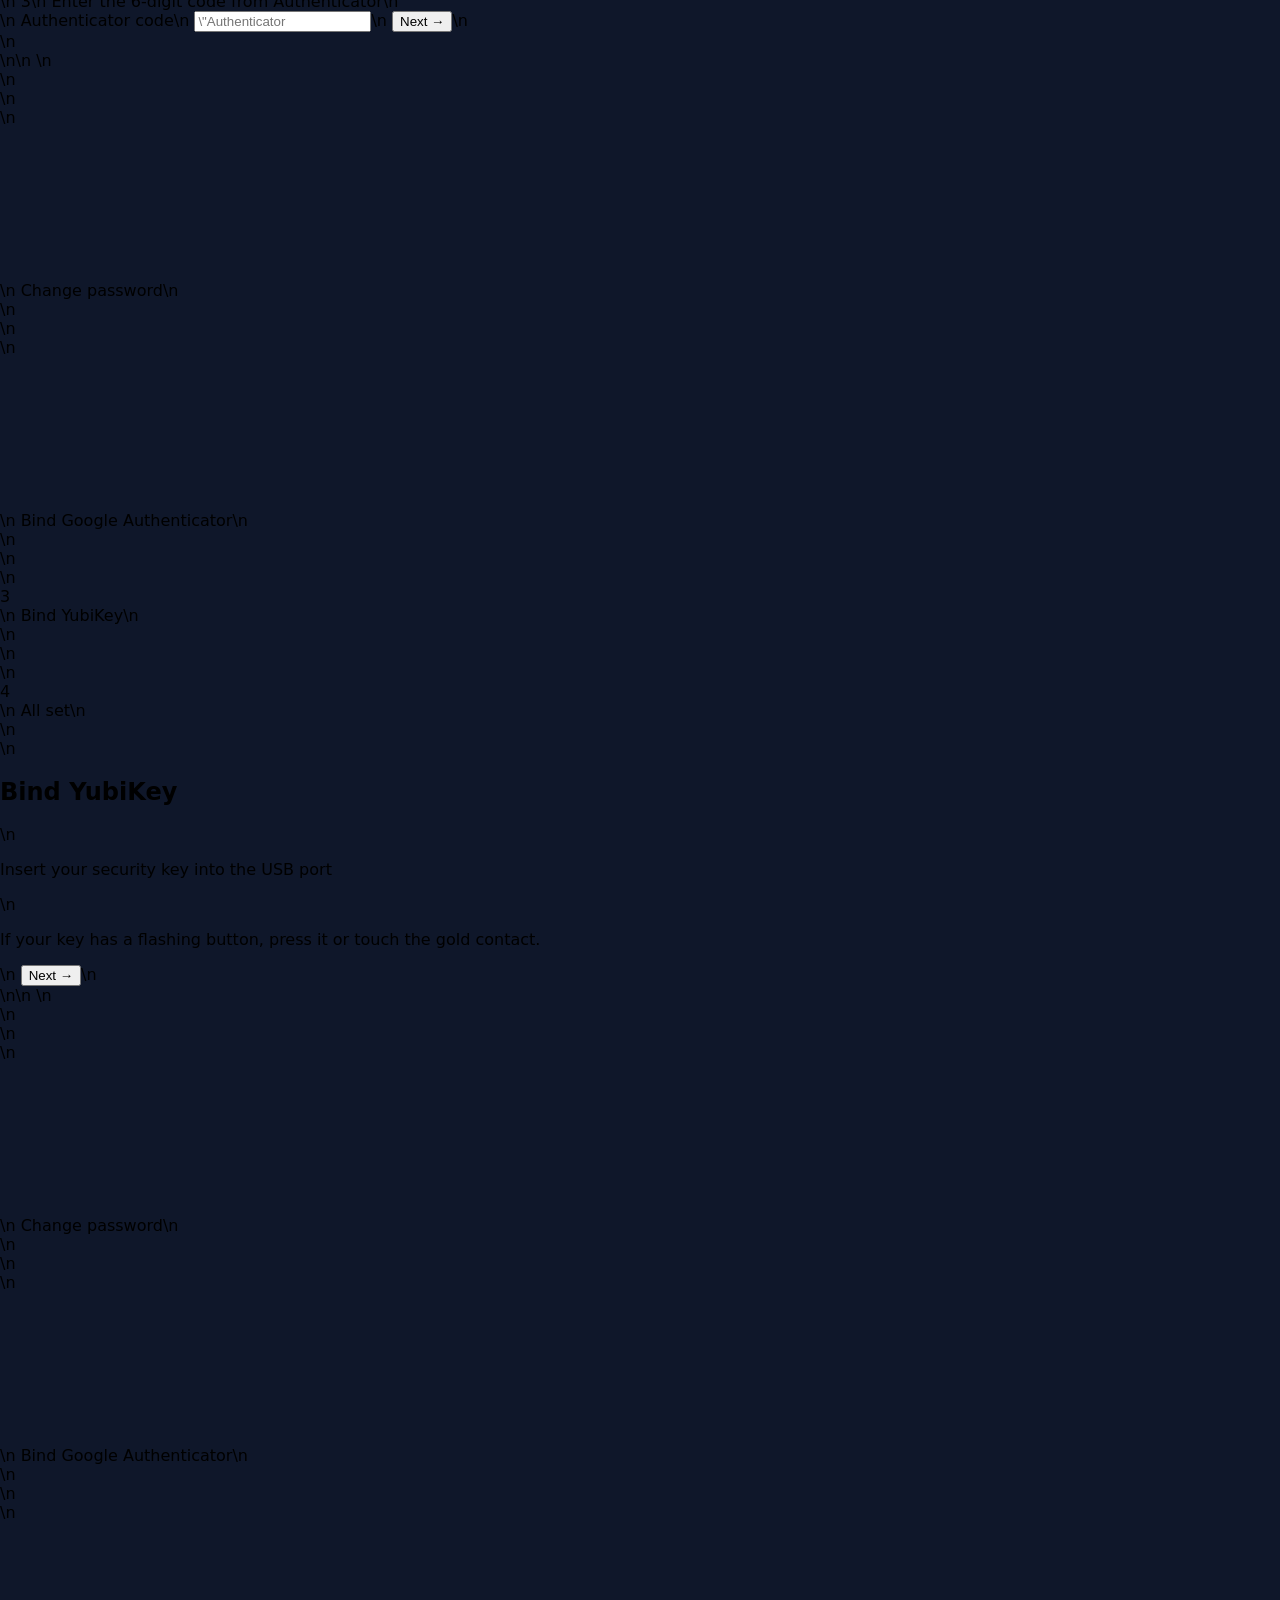
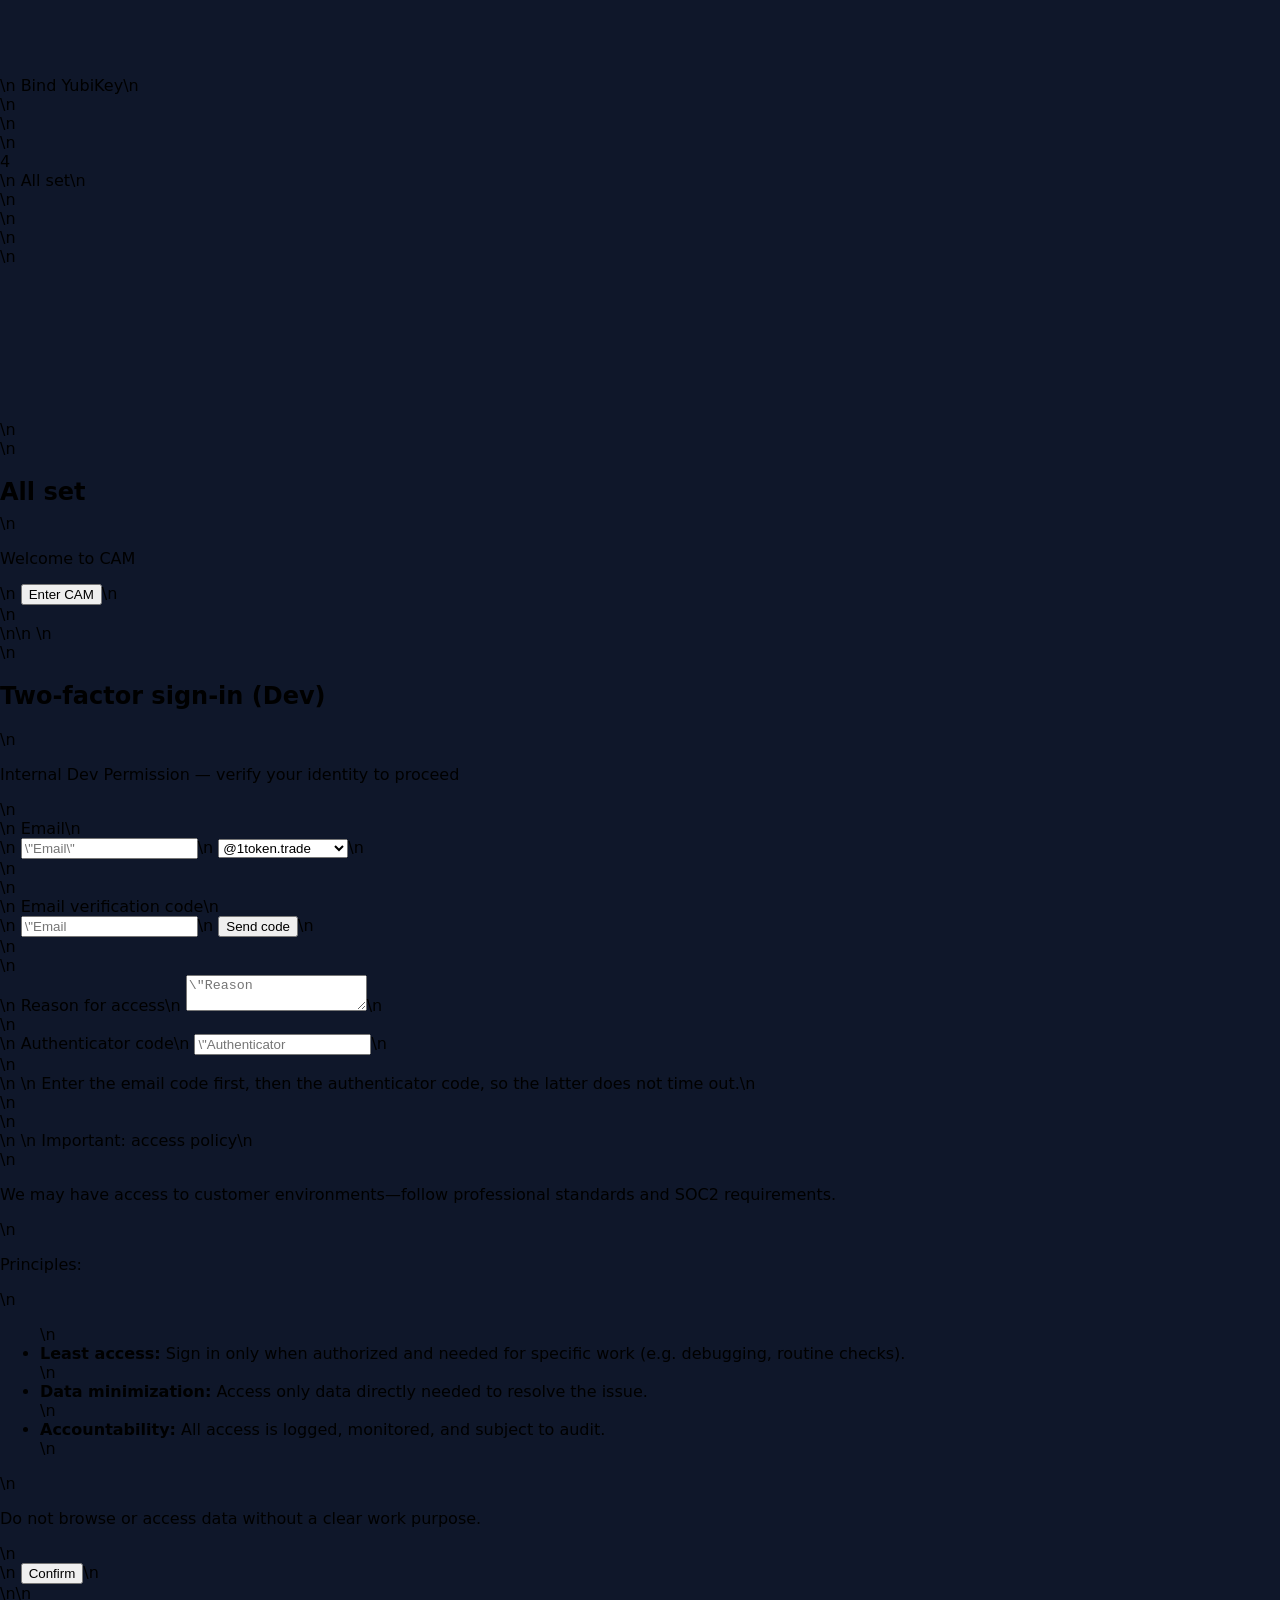
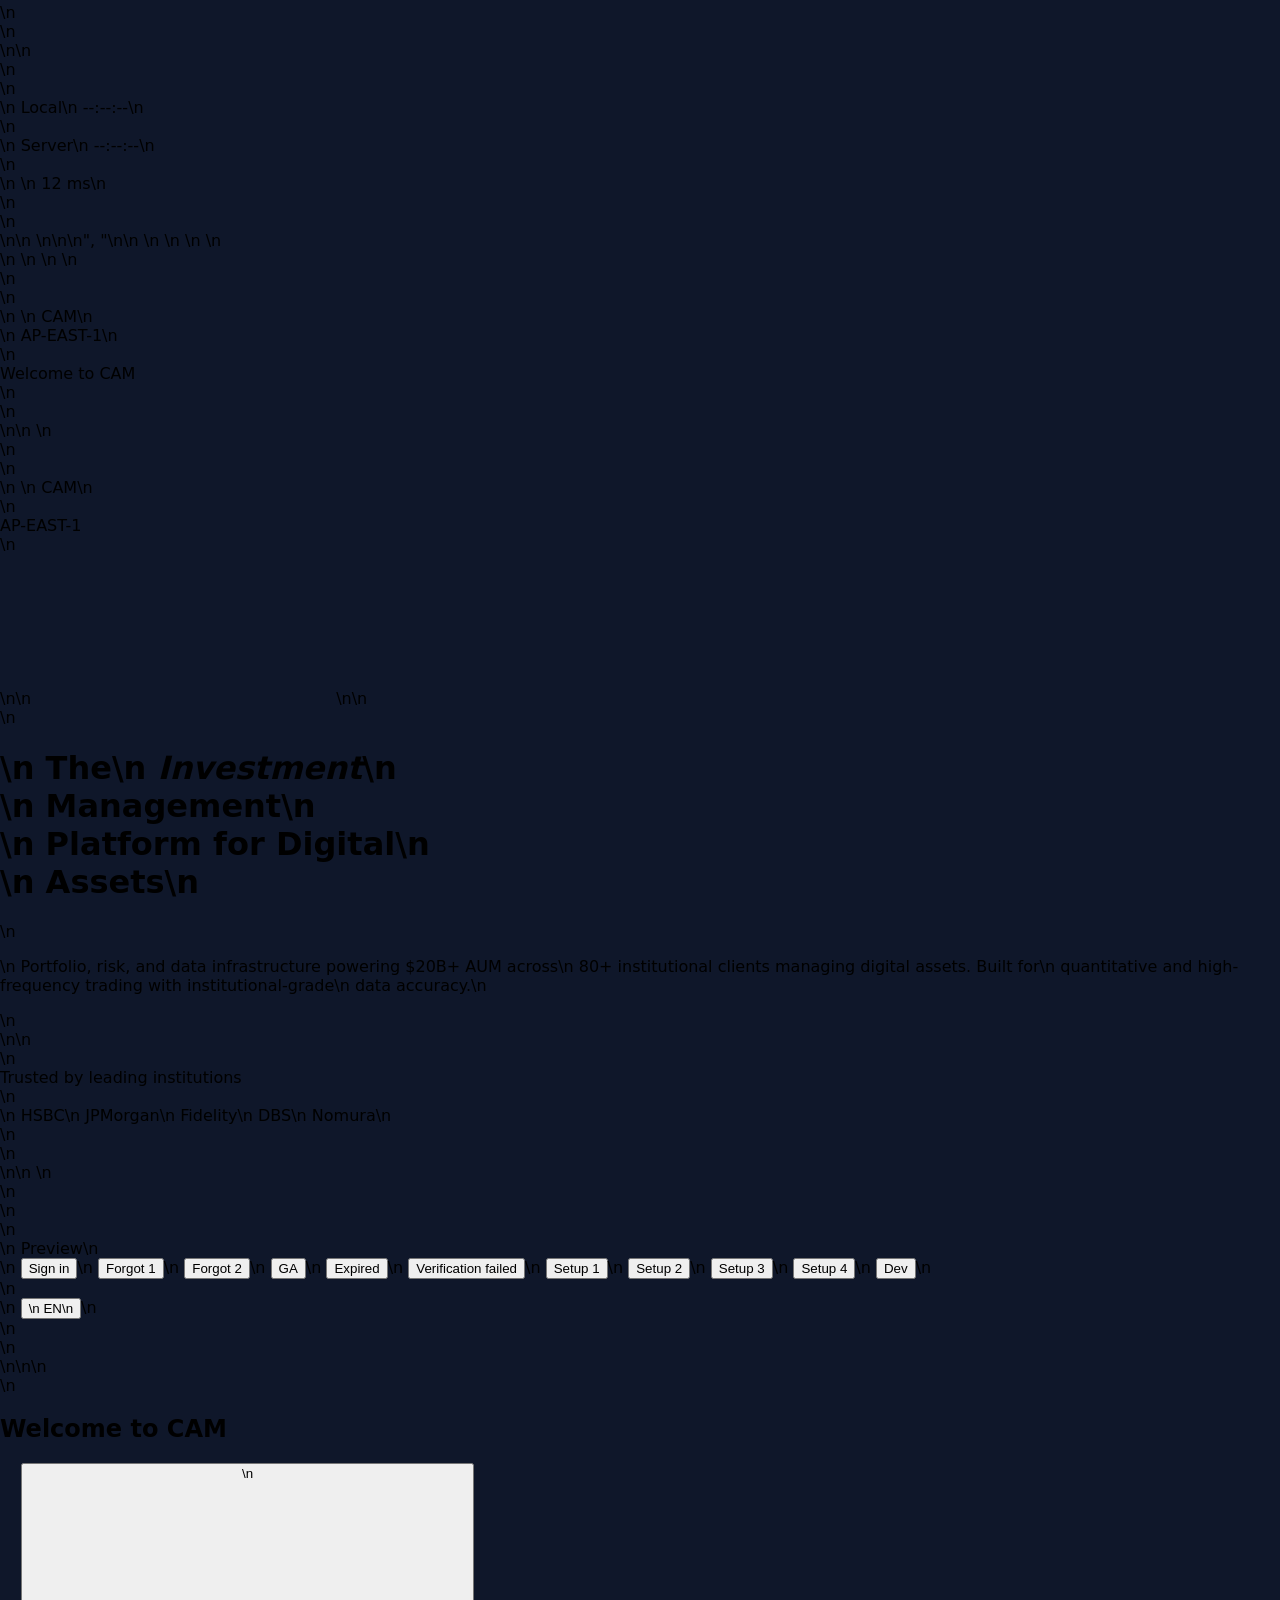
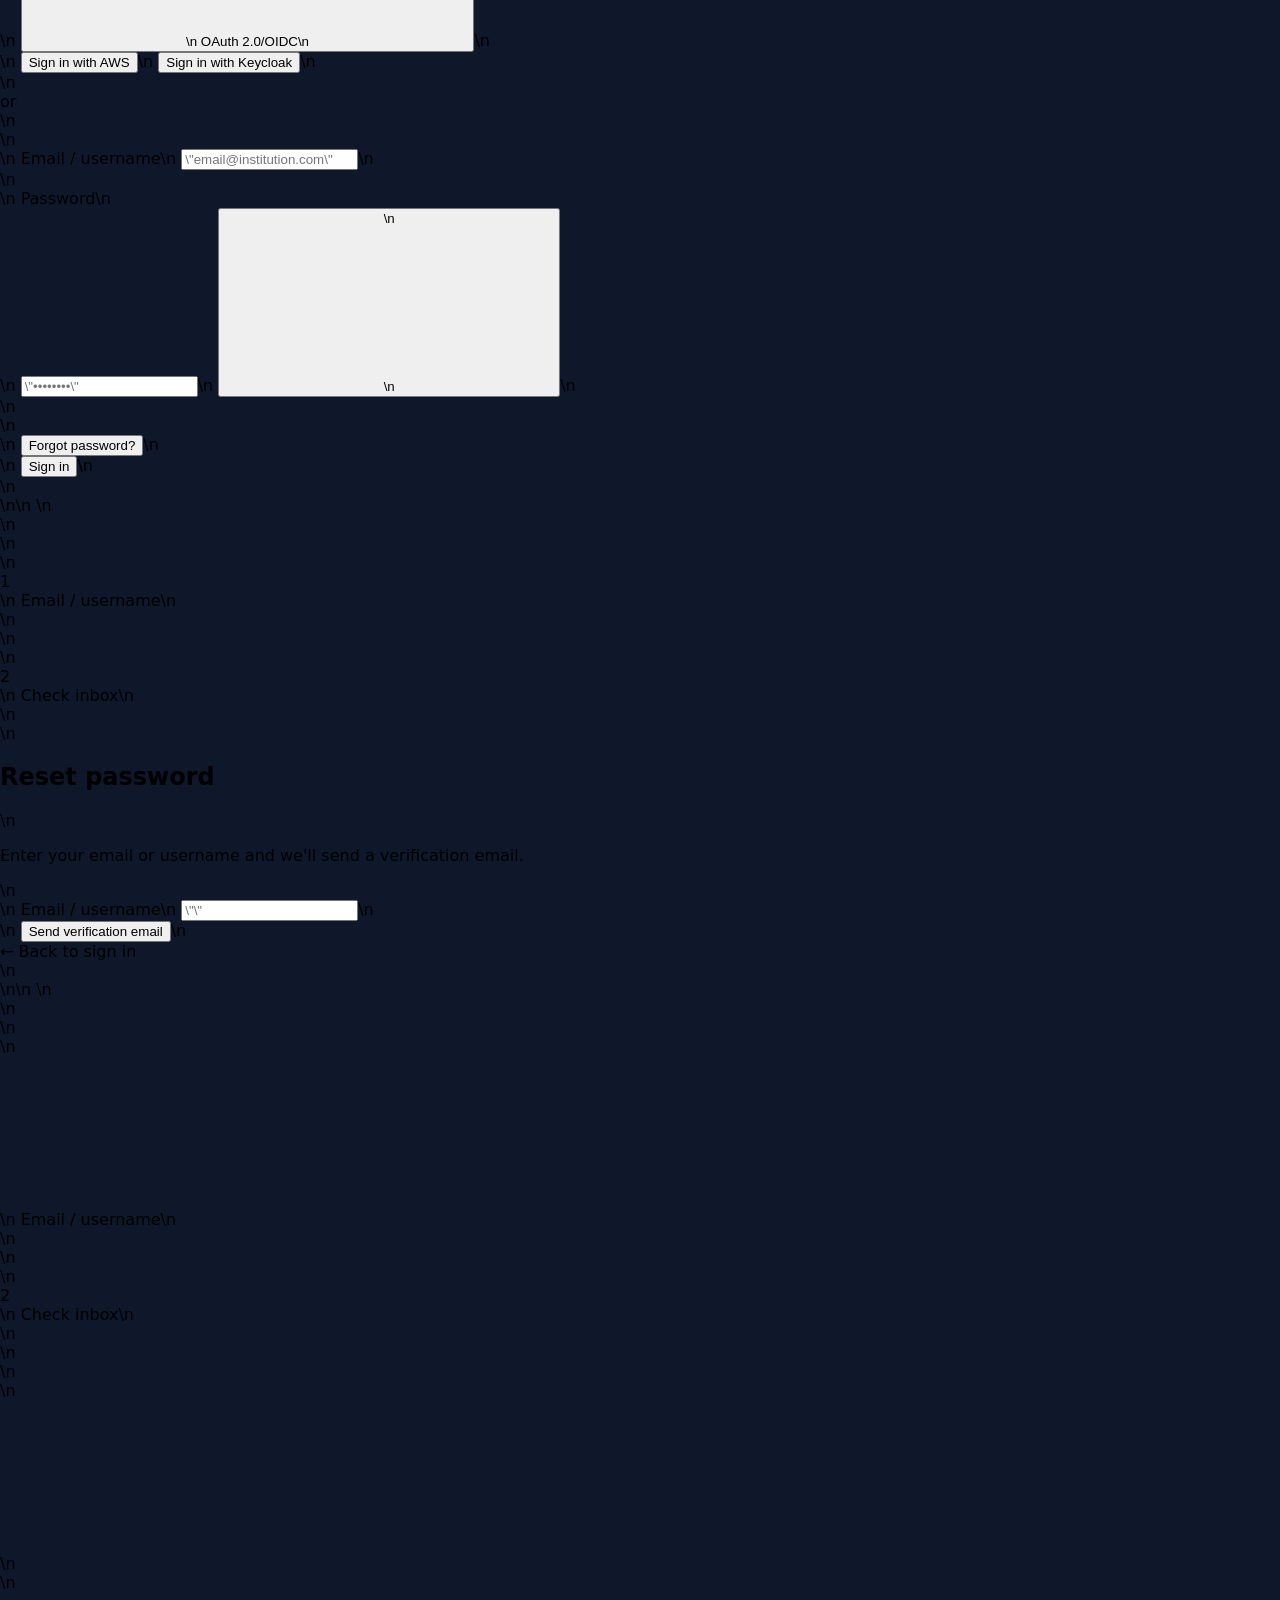
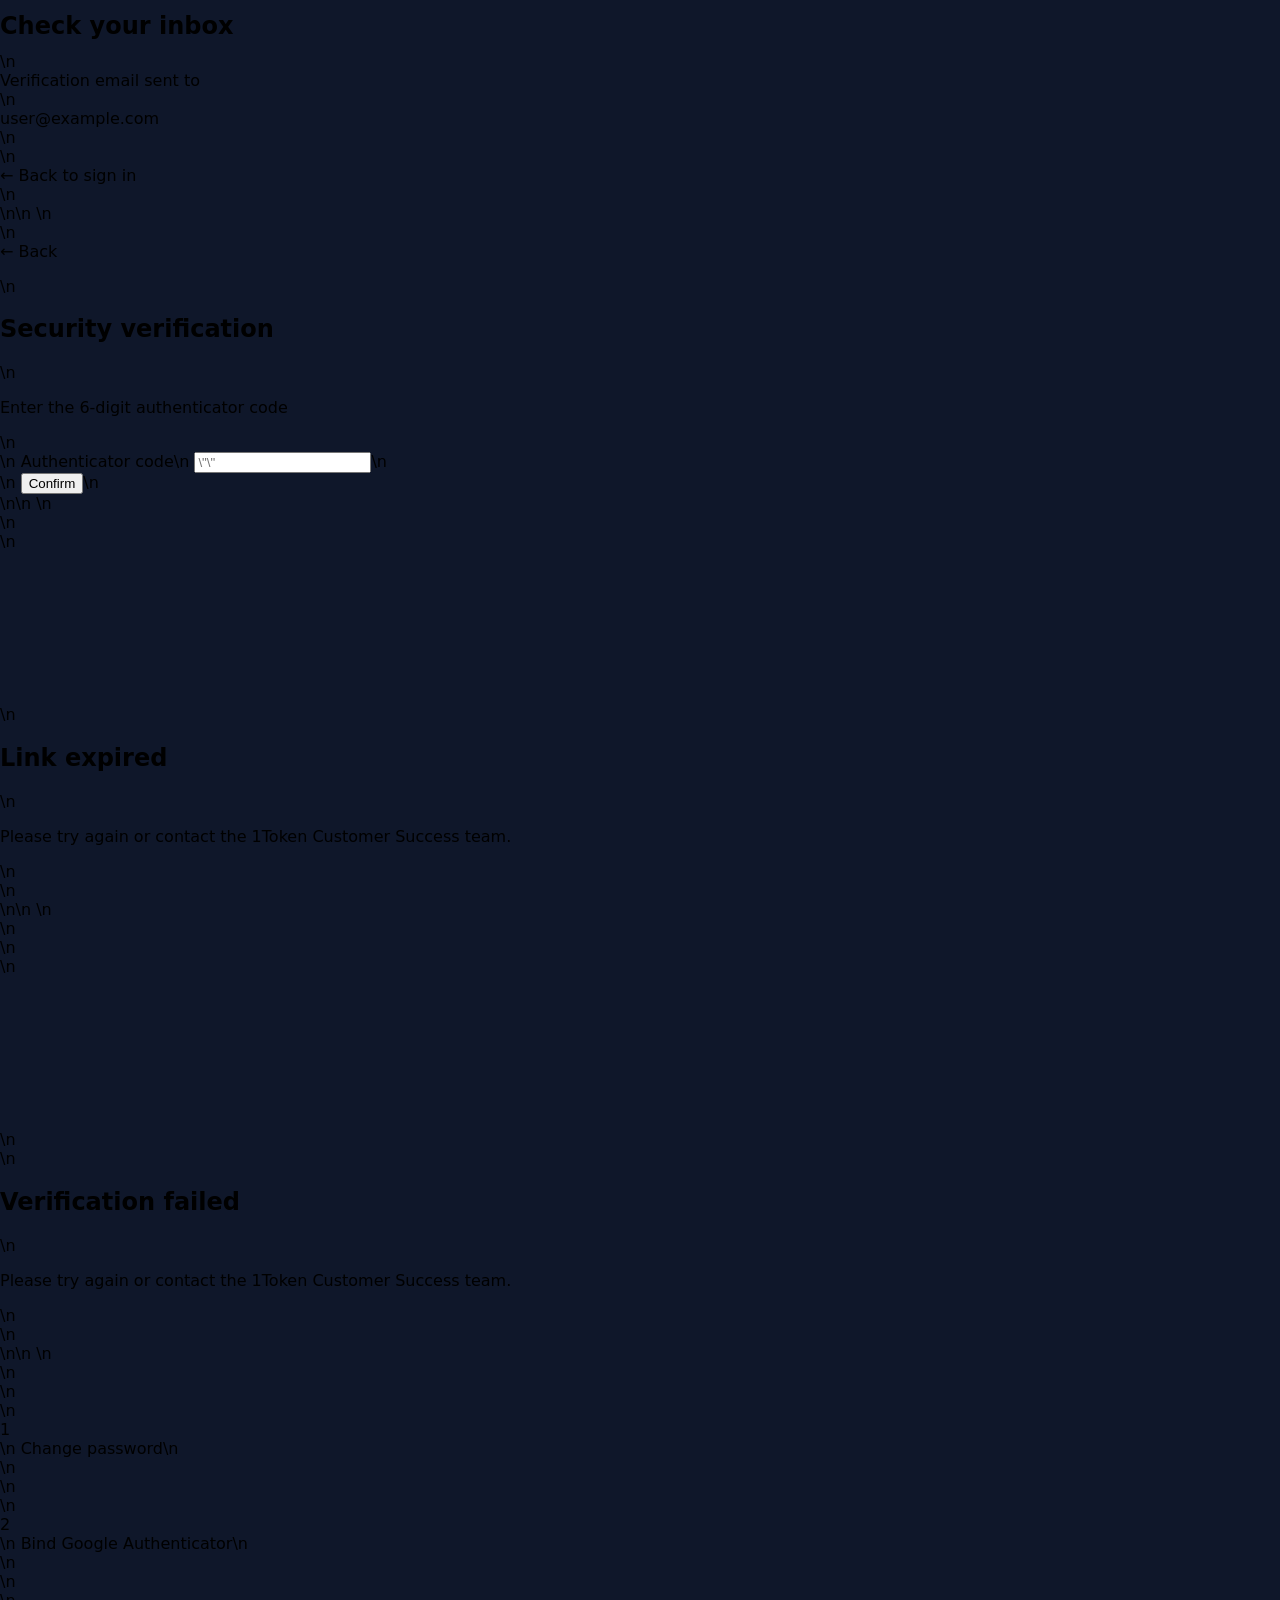
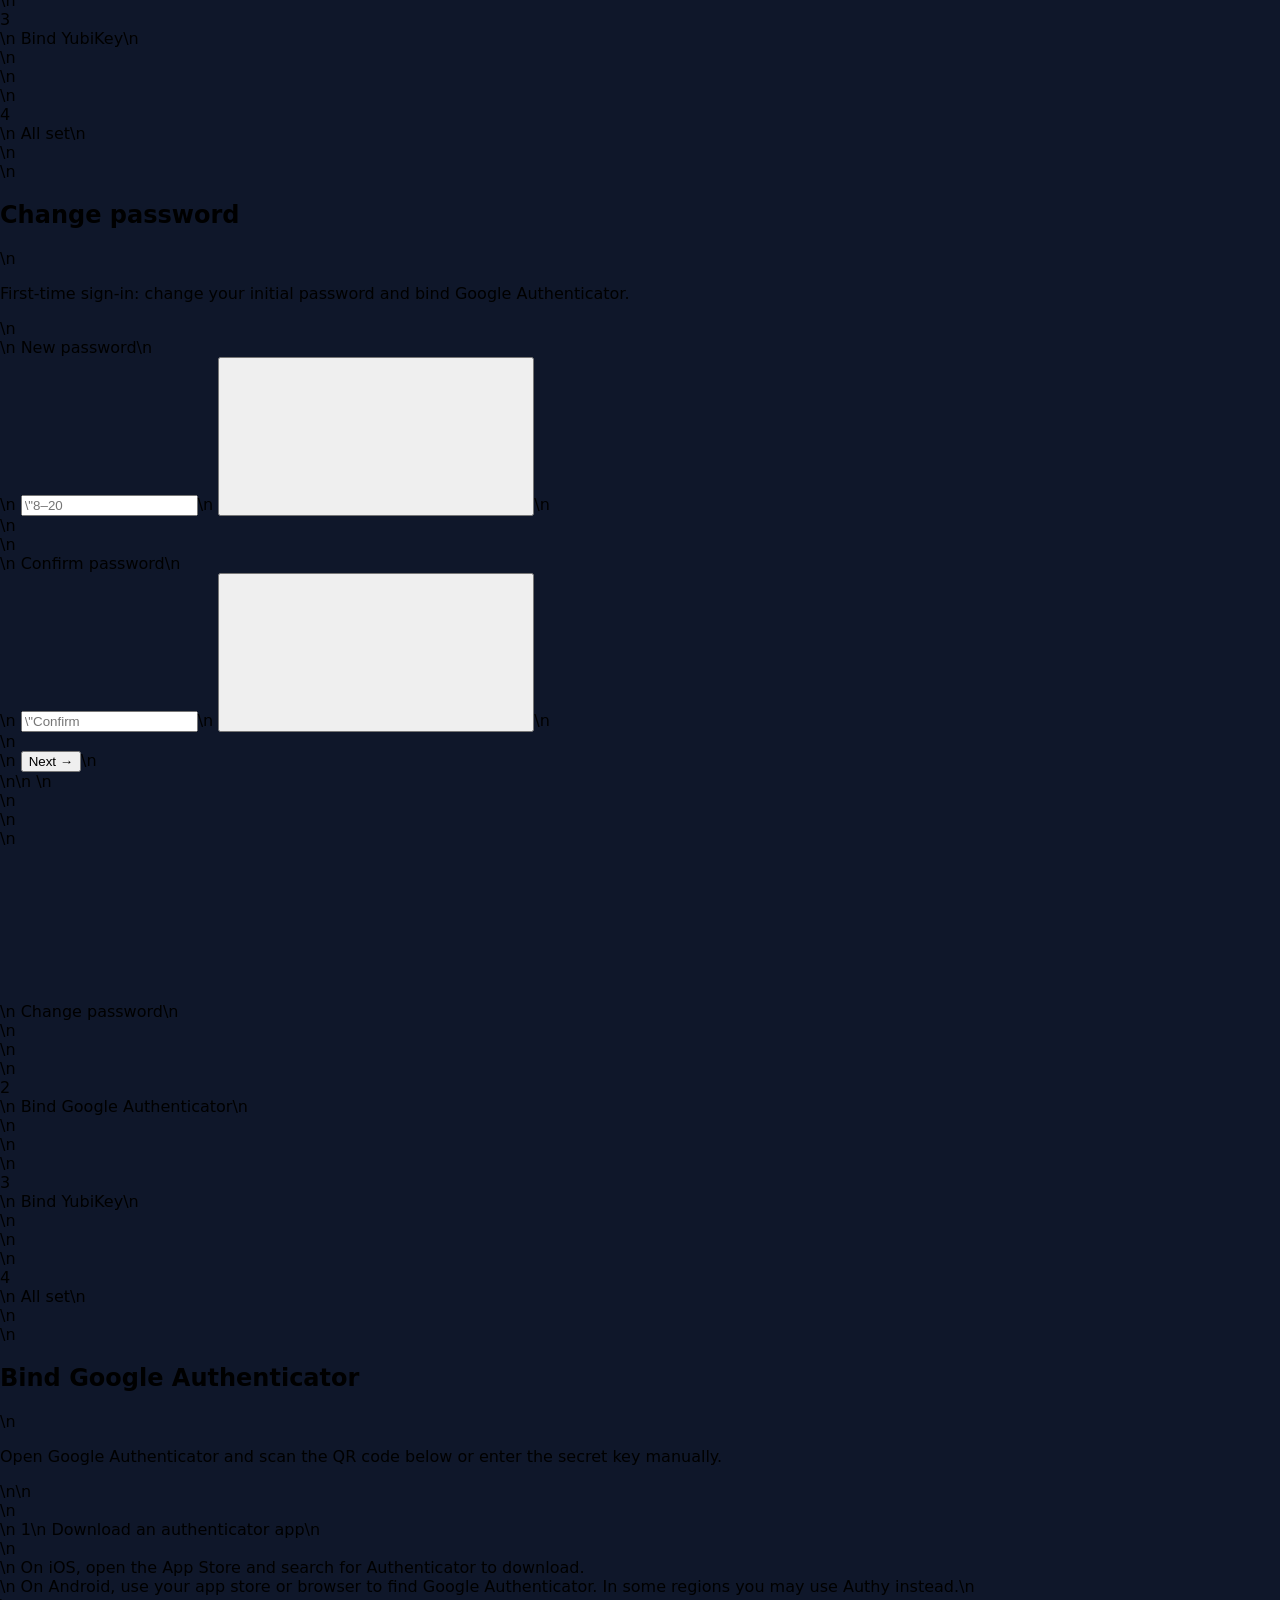
<file: demo/codepen-all-plans.html>
<!DOCTYPE html>
<html lang="zh-CN">
<head>
  <meta charset="UTF-8">
  <meta name="viewport" content="width=device-width, initial-scale=1.0">
  <title>CAM Login — 方案 1 / 2 / 3（CodePen 汇总）</title>
  <!--
    使用方式（CodePen https://codepen.io/pen/）：
    方式 A — 单面板：将本文件全文粘贴到 HTML 面板；CSS / JS 留空。
    方式 B — 三面板（推荐，减轻单面板体积）：分别粘贴
      · codepen-pen.html → HTML
      · codepen-pen.css → CSS
      · codepen-pen.js → JS
    第二行「预览尺寸」在 1440×900 / 1920×1080 / 2560×1600 间切换外层画布；预览区可滚动查看完整尺寸。
    第一行在三个方案 iframe 间切换；每个 iframe 为独立 srcdoc，避免 ID 冲突。
    源文件：plan1-all-scenes.html · version-b.html · version-c.html
  -->
  <style>
    *, *::before, *::after { box-sizing: border-box; }
    html, body { height: 100%; margin: 0; }
    body {
      font-family: system-ui, -apple-system, 'Segoe UI', sans-serif;
      background: #0f172a;
      display: flex;
      flex-direction: column;
      min-height: 100vh;
    }
    .cp-bar {
      flex-shrink: 0;
      z-index: 99999;
      display: flex;
      align-items: center;
      flex-wrap: wrap;
      gap: 8px;
      min-height: 48px;
      padding: 8px 12px;
      background: linear-gradient(180deg, #1e293b 0%, #0f172a 100%);
      border-bottom: 1px solid rgba(148, 163, 184, 0.2);
      color: #e2e8f0;
      font-size: 13px;
    }
    .cp-bar--sizes {
      min-height: 44px;
      background: linear-gradient(180deg, #172033 0%, #0f172a 100%);
      border-bottom-color: rgba(148, 163, 184, 0.12);
    }
    .cp-bar__title {
      font-weight: 600;
      margin-right: 8px;
      color: #f8fafc;
    }
    .cp-bar__title--sub {
      font-size: 12px;
      font-weight: 500;
      color: #94a3b8;
      margin-right: 4px;
    }
    .cp-bar button {
      font: inherit;
      cursor: pointer;
      padding: 6px 12px;
      border-radius: 8px;
      border: 1px solid rgba(148, 163, 184, 0.35);
      background: rgba(30, 41, 59, 0.8);
      color: #e2e8f0;
      transition: background 0.15s, border-color 0.15s;
    }
    .cp-bar button:hover {
      background: rgba(51, 65, 85, 0.95);
      border-color: rgba(148, 163, 184, 0.55);
    }
    .cp-bar button.is-active {
      background: #2563eb;
      border-color: #3b82f6;
      color: #fff;
    }
    .cp-viewport {
      flex: 1;
      min-height: 0;
      overflow: auto;
      -webkit-overflow-scrolling: touch;
      background:
        linear-gradient(90deg, rgba(148, 163, 184, 0.07) 1px, transparent 1px) 0 0 / 24px 24px,
        linear-gradient(rgba(148, 163, 184, 0.07) 1px, transparent 1px) 0 0 / 24px 24px,
        #0b1220;
      padding: 20px;
    }
    .cp-stage {
      position: relative;
      margin: 0 auto;
      box-shadow: 0 12px 48px rgba(0, 0, 0, 0.45);
      border-radius: 4px;
      border: 1px solid rgba(148, 163, 184, 0.28);
      background: #0f172a;
      overflow: hidden;
    }
    .cp-stage iframe {
      position: absolute;
      inset: 0;
      width: 100%;
      height: 100%;
      border: 0;
      display: none;
      background: #fff;
    }
    .cp-stage iframe.is-active {
      display: block;
    }

  </style>
</head>
<body>
    <nav class="cp-bar" aria-label="方案切换">
    <span class="cp-bar__title">CAM 登录页调研</span>
    <button type="button" class="cp-tab is-active" data-idx="0">方案 1 · 左右分栏</button>
    <button type="button" class="cp-tab" data-idx="1">方案 2 · 网格 + 居中卡片</button>
    <button type="button" class="cp-tab" data-idx="2">方案 3 · Version C</button>
  </nav>
  <nav class="cp-bar cp-bar--sizes" aria-label="预览尺寸">
    <span class="cp-bar__title cp-bar__title--sub">预览尺寸</span>
    <button type="button" class="cp-size is-active" data-w="1440" data-h="900">1440 × 900</button>
    <button type="button" class="cp-size" data-w="1920" data-h="1080">1920 × 1080</button>
    <button type="button" class="cp-size" data-w="2560" data-h="1600">2560 × 1600</button>
  </nav>
  <div class="cp-viewport">
    <div class="cp-stage" style="width:1440px;height:900px">
      <iframe class="cp-frame is-active" title="方案 1 · 左右分栏" data-idx="0"></iframe>
      <iframe class="cp-frame" title="方案 2 · 网格 + 居中卡片" data-idx="1"></iframe>
      <iframe class="cp-frame" title="方案 3 · Version C" data-idx="2"></iframe>
    </div>
  </div>
  <script>
(function () {
  var docs = [
    "<!DOCTYPE html>\n<html lang=\"en\">\n<head>\n  <meta charset=\"UTF-8\">\n  <meta name=\"viewport\" content=\"width=device-width, initial-scale=1.0\">\n  <title>CAM Login — Plan 1 · Static demo (all screens)</title>\n  <link rel=\"preconnect\" href=\"https://fonts.googleapis.com\">\n  <link href=\"https://fonts.googleapis.com/css2?family=Inter:wght@400;500;600;700;800&family=JetBrains+Mono:wght@400;500&display=swap\" rel=\"stylesheet\">\n  <style>\n    *, *::before, *::after { margin: 0; padding: 0; box-sizing: border-box; }\n\n    :root {\n      --brand-bg: #0a1628;\n      --brand-accent: #3b82f6;\n      --brand-accent-light: #60a5fa;\n      --form-bg: #f8fafc;\n      --card-bg: #ffffff;\n      --text-primary: #0f172a;\n      --text-secondary: #64748b;\n      --text-muted: #94a3b8;\n      --border: #e2e8f0;\n      --border-focus: #3b82f6;\n      --radius-sm: 8px;\n      --primary-blue: #1677ff;\n      --cam-icon-logo-gold: url(\"data:image/svg+xml,%3Csvg%20width%3D%2228%22%20height%3D%2228%22%20viewBox%3D%220%200%2028%2028%22%20fill%3D%22none%22%20xmlns%3D%22http%3A%2F%2Fwww.w3.org%2F2000%2Fsvg%22%3E%20%3Crect%20width%3D%2228%22%20height%3D%2228%22%20rx%3D%225.5296%22%20fill%3D%22%23F1BC37%22%2F%3E%20%3Cg%20style%3D%22mix-blend-mode%3Aluminosity%22%3E%20%3Cpath%20fill-rule%3D%22evenodd%22%20clip-rule%3D%22evenodd%22%20d%3D%22M14.0615%204.97233C13.8275%204.83312%2013.5359%204.83417%2013.3029%204.97506L6.2082%209.26602C6.04259%209.36618%205.94141%209.54564%205.94141%209.73918V18.478C5.94141%2018.6716%206.04259%2018.851%206.2082%2018.9512L13.2876%2023.2329C13.5286%2023.3786%2013.8316%2023.3743%2014.0683%2023.2219L21.1678%2018.6502C21.3259%2018.5484%2021.4214%2018.3733%2021.4214%2018.1853V9.66607C21.4214%209.47111%2021.3187%209.29056%2021.1512%209.19087L14.0615%204.97233ZM10.2876%2012.141L12.7609%2010.6452L15.2784%2012.141V19.0817L12.2424%2017.2597V13.2987L10.2876%2012.141Z%22%20fill%3D%22url%28%23paint0_linear_8697_2304%29%22%2F%3E%20%3Cmask%20id%3D%22mask0_8697_2304%22%20style%3D%22mask-type%3Aluminance%22%20maskUnits%3D%22userSpaceOnUse%22%20x%3D%225%22%20y%3D%224%22%20width%3D%2217%22%20height%3D%2220%22%3E%20%3Cpath%20fill-rule%3D%22evenodd%22%20clip-rule%3D%22evenodd%22%20d%3D%22M14.0615%204.97233C13.8275%204.83312%2013.5359%204.83417%2013.3029%204.97506L6.2082%209.26602C6.04259%209.36618%205.94141%209.54564%205.94141%209.73918V18.478C5.94141%2018.6716%206.04259%2018.851%206.2082%2018.9512L13.2876%2023.2329C13.5286%2023.3786%2013.8316%2023.3743%2014.0683%2023.2219L21.1678%2018.6502C21.3259%2018.5484%2021.4214%2018.3733%2021.4214%2018.1853V9.66607C21.4214%209.47111%2021.3187%209.29056%2021.1512%209.19087L14.0615%204.97233ZM10.2876%2012.141L12.7609%2010.6452L15.2784%2012.141V19.0817L12.2424%2017.2597V13.2987L10.2876%2012.141Z%22%20fill%3D%22white%22%2F%3E%20%3C%2Fmask%3E%20%3Cg%20mask%3D%22url%28%23mask0_8697_2304%29%22%3E%20%3Cpath%20fill-rule%3D%22evenodd%22%20clip-rule%3D%22evenodd%22%20d%3D%22M8.26172%208.00421L15.3068%2012.1543L18.3361%2010.9524L21.9205%209.53035L13.3663%204.01807L8.26172%208.00421Z%22%20fill%3D%22url%28%23paint1_linear_8697_2304%29%22%2F%3E%20%3Cpath%20fill-rule%3D%22evenodd%22%20clip-rule%3D%22evenodd%22%20d%3D%22M5.48828%2018.9135L12.2449%2017.2607L18.1566%2020.8339L13.3556%2024.8079L5.48828%2018.9135Z%22%20fill%3D%22url%28%23paint2_linear_8697_2304%29%22%2F%3E%20%3Cpath%20fill-rule%3D%22evenodd%22%20clip-rule%3D%22evenodd%22%20d%3D%22M15.2812%2012.1457V22.5895C15.2812%2022.5895%2021.8093%2021.0611%2022.325%2019.6039C22.8407%2018.1467%2023.2767%208.29883%2023.2767%208.29883L15.2812%2012.1457Z%22%20fill%3D%22url%28%23paint3_linear_8697_2304%29%22%2F%3E%20%3C%2Fg%3E%20%3C%2Fg%3E%20%3Cdefs%3E%20%3ClinearGradient%20id%3D%22paint0_linear_8697_2304%22%20x1%3D%2211.3772%22%20y1%3D%226.03192%22%20x2%3D%223.36429%22%20y2%3D%228.5616%22%20gradientUnits%3D%22userSpaceOnUse%22%3E%20%3Cstop%20stop-color%3D%22%23FFE398%22%2F%3E%20%3Cstop%20offset%3D%220.275018%22%20stop-color%3D%22%23FFF2CE%22%2F%3E%20%3Cstop%20offset%3D%220.557013%22%20stop-color%3D%22white%22%2F%3E%20%3Cstop%20offset%3D%221%22%20stop-color%3D%22white%22%2F%3E%20%3C%2FlinearGradient%3E%20%3ClinearGradient%20id%3D%22paint1_linear_8697_2304%22%20x1%3D%2221.1116%22%20y1%3D%2211.5847%22%20x2%3D%2220.6517%22%20y2%3D%224.5888%22%20gradientUnits%3D%22userSpaceOnUse%22%3E%20%3Cstop%20stop-color%3D%22%23FFEAB0%22%2F%3E%20%3Cstop%20offset%3D%220.28277%22%20stop-color%3D%22white%22%2F%3E%20%3Cstop%20offset%3D%221%22%20stop-color%3D%22white%22%2F%3E%20%3C%2FlinearGradient%3E%20%3ClinearGradient%20id%3D%22paint2_linear_8697_2304%22%20x1%3D%2219.397%22%20y1%3D%2219.156%22%20x2%3D%2213.321%22%20y2%3D%2211.94%22%20gradientUnits%3D%22userSpaceOnUse%22%3E%20%3Cstop%20stop-color%3D%22%23FFE59E%22%2F%3E%20%3Cstop%20offset%3D%220.262145%22%20stop-color%3D%22%23FFFDF9%22%2F%3E%20%3Cstop%20offset%3D%220.50842%22%20stop-color%3D%22white%22%2F%3E%20%3Cstop%20offset%3D%221%22%20stop-color%3D%22%23FFEBB6%22%2F%3E%20%3C%2FlinearGradient%3E%20%3ClinearGradient%20id%3D%22paint3_linear_8697_2304%22%20x1%3D%2217.3667%22%20y1%3D%222.61127%22%20x2%3D%225.85164%22%20y2%3D%229.18464%22%20gradientUnits%3D%22userSpaceOnUse%22%3E%20%3Cstop%20stop-color%3D%22%23FFE6A0%22%2F%3E%20%3Cstop%20offset%3D%220.481945%22%20stop-color%3D%22white%22%2F%3E%20%3Cstop%20offset%3D%221%22%20stop-color%3D%22white%22%2F%3E%20%3Cstop%20offset%3D%221%22%20stop-color%3D%22white%22%2F%3E%20%3C%2FlinearGradient%3E%20%3C%2Fdefs%3E%20%3C%2Fsvg%3E\");\n      --cam-icon-logo-navy: url(\"data:image/svg+xml,%3Csvg%20width%3D%2228%22%20height%3D%2228%22%20viewBox%3D%220%200%2028%2028%22%20fill%3D%22none%22%20xmlns%3D%22http%3A%2F%2Fwww.w3.org%2F2000%2Fsvg%22%3E%20%3Crect%20width%3D%2228%22%20height%3D%2228%22%20rx%3D%225.5296%22%20fill%3D%22%23091E42%22%2F%3E%20%3Cg%20style%3D%22mix-blend-mode%3Aluminosity%22%3E%20%3Cpath%20fill-rule%3D%22evenodd%22%20clip-rule%3D%22evenodd%22%20d%3D%22M14.06%204.97258C13.8261%204.83336%2013.5344%204.83441%2013.3015%204.97531L6.20673%209.26627C6.04113%209.36643%205.93994%209.54588%205.93994%209.73942V18.4783C5.93994%2018.6718%206.04113%2018.8513%206.20673%2018.9514L13.2861%2023.2331C13.5271%2023.3789%2013.8301%2023.3746%2014.0669%2023.2221L21.1664%2018.6504C21.3244%2018.5486%2021.4199%2018.3735%2021.4199%2018.1855V9.66631C21.4199%209.47135%2021.3173%209.2908%2021.1497%209.19111L14.06%204.97258ZM10.2862%2012.1412L12.7595%2010.6454L15.2769%2012.1412V19.0819L12.241%2017.2599V13.2989L10.2862%2012.1412Z%22%20fill%3D%22url%28%23paint0_linear_3375_722%29%22%2F%3E%20%3Cmask%20id%3D%22mask0_3375_722%22%20style%3D%22mask-type%3Aluminance%22%20maskUnits%3D%22userSpaceOnUse%22%20x%3D%225%22%20y%3D%224%22%20width%3D%2217%22%20height%3D%2220%22%3E%20%3Cpath%20fill-rule%3D%22evenodd%22%20clip-rule%3D%22evenodd%22%20d%3D%22M14.06%204.97258C13.8261%204.83336%2013.5344%204.83441%2013.3015%204.97531L6.20673%209.26627C6.04113%209.36643%205.93994%209.54588%205.93994%209.73942V18.4783C5.93994%2018.6718%206.04113%2018.8513%206.20673%2018.9514L13.2861%2023.2331C13.5271%2023.3789%2013.8301%2023.3746%2014.0669%2023.2221L21.1664%2018.6504C21.3244%2018.5486%2021.4199%2018.3735%2021.4199%2018.1855V9.66631C21.4199%209.47135%2021.3173%209.2908%2021.1497%209.19111L14.06%204.97258ZM10.2862%2012.1412L12.7595%2010.6454L15.2769%2012.1412V19.0819L12.241%2017.2599V13.2989L10.2862%2012.1412Z%22%20fill%3D%22white%22%2F%3E%20%3C%2Fmask%3E%20%3Cg%20mask%3D%22url%28%23mask0_3375_722%29%22%3E%20%3Cpath%20fill-rule%3D%22evenodd%22%20clip-rule%3D%22evenodd%22%20d%3D%22M8.25928%208.00445L15.3043%2012.1546L18.3337%2010.9527L21.9181%209.5306L13.3639%204.01831L8.25928%208.00445Z%22%20fill%3D%22url%28%23paint1_linear_3375_722%29%22%2F%3E%20%3Cpath%20fill-rule%3D%22evenodd%22%20clip-rule%3D%22evenodd%22%20d%3D%22M5.48779%2018.9138L12.2444%2017.261L18.1561%2020.8341L13.3551%2024.8081L5.48779%2018.9138Z%22%20fill%3D%22url%28%23paint2_linear_3375_722%29%22%2F%3E%20%3Cpath%20fill-rule%3D%22evenodd%22%20clip-rule%3D%22evenodd%22%20d%3D%22M15.2793%2012.1457V22.5895C15.2793%2022.5895%2021.8074%2021.0611%2022.3231%2019.6039C22.8388%2018.1467%2023.2747%208.29883%2023.2747%208.29883L15.2793%2012.1457Z%22%20fill%3D%22url%28%23paint3_linear_3375_722%29%22%2F%3E%20%3C%2Fg%3E%20%3C%2Fg%3E%20%3Cdefs%3E%20%3ClinearGradient%20id%3D%22paint0_linear_3375_722%22%20x1%3D%2211.3758%22%20y1%3D%226.03216%22%20x2%3D%223.36282%22%20y2%3D%228.56184%22%20gradientUnits%3D%22userSpaceOnUse%22%3E%20%3Cstop%20stop-color%3D%22%23FFE398%22%2F%3E%20%3Cstop%20offset%3D%220.275018%22%20stop-color%3D%22%23FFF2CE%22%2F%3E%20%3Cstop%20offset%3D%220.557013%22%20stop-color%3D%22white%22%2F%3E%20%3Cstop%20offset%3D%221%22%20stop-color%3D%22white%22%2F%3E%20%3C%2FlinearGradient%3E%20%3ClinearGradient%20id%3D%22paint1_linear_3375_722%22%20x1%3D%2221.1091%22%20y1%3D%2211.5849%22%20x2%3D%2220.6493%22%20y2%3D%224.58904%22%20gradientUnits%3D%22userSpaceOnUse%22%3E%20%3Cstop%20stop-color%3D%22%23FFEAB0%22%2F%3E%20%3Cstop%20offset%3D%220.28277%22%20stop-color%3D%22white%22%2F%3E%20%3Cstop%20offset%3D%221%22%20stop-color%3D%22white%22%2F%3E%20%3C%2FlinearGradient%3E%20%3ClinearGradient%20id%3D%22paint2_linear_3375_722%22%20x1%3D%2219.3966%22%20y1%3D%2219.1562%22%20x2%3D%2213.3206%22%20y2%3D%2211.9402%22%20gradientUnits%3D%22userSpaceOnUse%22%3E%20%3Cstop%20stop-color%3D%22%23FFE59E%22%2F%3E%20%3Cstop%20offset%3D%220.262145%22%20stop-color%3D%22%23FFFDF9%22%2F%3E%20%3Cstop%20offset%3D%220.50842%22%20stop-color%3D%22white%22%2F%3E%20%3Cstop%20offset%3D%221%22%20stop-color%3D%22%23FFEBB6%22%2F%3E%20%3C%2FlinearGradient%3E%20%3ClinearGradient%20id%3D%22paint3_linear_3375_722%22%20x1%3D%2217.3647%22%20y1%3D%222.61127%22%20x2%3D%225.84969%22%20y2%3D%229.18464%22%20gradientUnits%3D%22userSpaceOnUse%22%3E%20%3Cstop%20stop-color%3D%22%23FFE6A0%22%2F%3E%20%3Cstop%20offset%3D%220.481945%22%20stop-color%3D%22white%22%2F%3E%20%3Cstop%20offset%3D%221%22%20stop-color%3D%22white%22%2F%3E%20%3Cstop%20offset%3D%221%22%20stop-color%3D%22white%22%2F%3E%20%3C%2FlinearGradient%3E%20%3C%2Fdefs%3E%20%3C%2Fsvg%3E\");\n    }\n\n    body {\n      font-family: 'Inter', -apple-system, BlinkMacSystemFont, 'Segoe UI', sans-serif;\n      min-height: 100vh;\n      display: flex;\n      background: var(--form-bg);\n      -webkit-font-smoothing: antialiased;\n    }\n\n    /* ── 左侧品牌（方案 1：与 index.html 一致）── */\n    .brand-panel {\n      width: 45%;\n      min-height: 100vh;\n      background: var(--brand-bg);\n      display: flex;\n      flex-direction: column;\n      justify-content: space-between;\n      padding: 40px 48px;\n      position: relative;\n      overflow: hidden;\n      flex-shrink: 0;\n    }\n\n    .grid-bg {\n      position: absolute;\n      inset: 0;\n      opacity: 0.06;\n      background-image:\n        linear-gradient(rgba(59,130,246,0.5) 1px, transparent 1px),\n        linear-gradient(90deg, rgba(59,130,246,0.5) 1px, transparent 1px);\n      background-size: 60px 60px;\n      mask-image: radial-gradient(ellipse 80% 70% at 50% 50%, black 30%, transparent 100%);\n      -webkit-mask-image: radial-gradient(ellipse 80% 70% at 50% 50%, black 30%, transparent 100%);\n      pointer-events: none;\n    }\n\n    .orb {\n      position: absolute;\n      border-radius: 50%;\n      filter: blur(80px);\n      pointer-events: none;\n    }\n    .orb-1 { width: 400px; height: 400px; background: rgba(59, 130, 246, 0.15); top: -100px; left: -80px; }\n    .orb-2 { width: 300px; height: 300px; background: rgba(139, 92, 246, 0.1); bottom: -60px; right: -40px; }\n    .orb-3 { width: 200px; height: 200px; background: rgba(6, 182, 212, 0.08); top: 40%; left: 60%; }\n\n    .brand-top {\n      position: relative;\n      z-index: 2;\n      display: flex;\n      align-items: center;\n      justify-content: space-between;\n    }\n\n    .brand-logo { display: flex; align-items: center; gap: 10px; }\n\n    /* CAM 1Token logo — v-icon cam-1token-dark-logo / cam-1token-logo (embedded for CodePen) */\n    .cam-logo-mark {\n      display: inline-block;\n      width: 28px;\n      height: 28px;\n      flex-shrink: 0;\n      background: var(--cam-icon-logo-gold) center / contain no-repeat;\n    }\n    .cam-logo-mark--navy {\n      background-image: var(--cam-icon-logo-navy);\n    }\n    .cam-logo-mark--sm {\n      width: 26px;\n      height: 26px;\n    }\n    .cam-logo-mark--md {\n      width: 30px;\n      height: 30px;\n    }\n    .cam-logo-mark--xl {\n      width: 56px;\n      height: 56px;\n    }\n    /* Demo: Preview rail — pure CSS “screens” glyph */\n    .demo-rail__label {\n      display: inline-flex;\n      align-items: center;\n      gap: 6px;\n      font-size: 9px;\n      font-weight: 600;\n      color: #94a3b8;\n      text-transform: uppercase;\n      letter-spacing: 0.35px;\n      margin-bottom: 0;\n      line-height: 1.5;\n      padding: 3px 0;\n    }\n    .demo-rail__label::before {\n      content: '';\n      width: 12px;\n      height: 10px;\n      flex-shrink: 0;\n      opacity: 0.72;\n      background:\n        linear-gradient(currentColor, currentColor) 0 0 / 100% 2px no-repeat,\n        linear-gradient(currentColor, currentColor) 0 4px / 100% 2px no-repeat,\n        linear-gradient(currentColor, currentColor) 0 8px / 70% 2px no-repeat;\n      color: #94a3b8;\n      border-radius: 1px;\n    }\n    /* Demo: language — CSS globe ring */\n    .lang-btn--demo-icon {\n      position: relative;\n      padding-left: 26px;\n    }\n    .lang-btn--demo-icon::before {\n      content: '';\n      position: absolute;\n      left: 6px;\n      top: 50%;\n      width: 12px;\n      height: 12px;\n      transform: translateY(-50%);\n      border: 1.5px solid currentColor;\n      border-radius: 50%;\n      opacity: 0.75;\n      box-shadow:\n        inset 0 0 0 1px rgba(255, 255, 255, 0.35),\n        -4px 0 0 -3px currentColor;\n    }\n\n    .logo-text {\n      font-size: 14px;\n      font-weight: 700;\n      color: #f1f5f9;\n      letter-spacing: 2px;\n    }\n\n    .region-badge {\n      font-size: 10px;\n      font-family: 'JetBrains Mono', monospace;\n      color: var(--brand-accent-light);\n      background: rgba(59, 130, 246, 0.1);\n      border: 1px solid rgba(59, 130, 246, 0.2);\n      border-radius: 6px;\n      padding: 4px 10px;\n    }\n\n    .brand-center {\n      position: relative;\n      z-index: 2;\n      flex: 1;\n      display: flex;\n      flex-direction: column;\n      justify-content: center;\n    }\n\n    .brand-headline {\n      font-size: 38px;\n      font-weight: 800;\n      color: #f1f5f9;\n      line-height: 1.2;\n      letter-spacing: -0.5px;\n      margin-bottom: 20px;\n    }\n\n    .brand-headline em {\n      font-style: normal;\n      background: linear-gradient(135deg, var(--brand-accent) 0%, #818cf8 100%);\n      -webkit-background-clip: text;\n      -webkit-text-fill-color: transparent;\n      background-clip: text;\n    }\n\n    .brand-desc {\n      font-size: 14px;\n      color: #94a3b8;\n      line-height: 1.75;\n      max-width: 340px;\n    }\n\n    .brand-bottom {\n      position: relative;\n      z-index: 2;\n      display: flex;\n      gap: 16px;\n      align-items: center;\n      flex-wrap: wrap;\n    }\n\n    .status-chip {\n      display: flex;\n      align-items: center;\n      gap: 6px;\n      font-size: 10px;\n      font-family: 'JetBrains Mono', monospace;\n      color: #64748b;\n      background: rgba(255,255,255,0.04);\n      border: 1px solid rgba(255,255,255,0.06);\n      border-radius: 6px;\n      padding: 4px 10px;\n    }\n\n    .status-chip .label {\n      font-size: 8px;\n      text-transform: uppercase;\n      letter-spacing: 0.8px;\n      color: #475569;\n    }\n\n    .ping-dot {\n      width: 6px; height: 6px;\n      border-radius: 50%;\n      background: #22c55e;\n    }\n\n    /* ── 右侧表单区 ── */\n    .form-panel {\n      flex: 1;\n      min-height: 100vh;\n      display: flex;\n      flex-direction: column;\n      background: var(--form-bg);\n      position: relative;\n      overflow-y: auto;\n    }\n\n    /* Dev：Preview顶栏固定，仅表单内容区滚动 */\n    body.layout-dev-scene {\n      height: 100vh;\n      overflow: hidden;\n    }\n    body.layout-dev-scene .mobile-header {\n      flex-shrink: 0;\n    }\n    body.layout-dev-scene .form-panel {\n      overflow: hidden;\n      min-height: 0;\n    }\n    body.layout-dev-scene .form-center {\n      flex: 1;\n      min-height: 0;\n      overflow-y: auto;\n      -webkit-overflow-scrolling: touch;\n      flex-direction: column;\n      align-items: center;\n      justify-content: flex-start;\n      padding-top: 20px;\n      padding-bottom: 32px;\n    }\n\n    .form-topbar {\n      padding: 6px 20px 8px;\n      background: rgba(255, 255, 255, 0.92);\n      border-bottom: 1px solid #e8edf2;\n      flex-shrink: 0;\n    }\n\n    .form-topbar__inner {\n      display: flex;\n      align-items: flex-start;\n      justify-content: space-between;\n      gap: 10px 14px;\n      flex-wrap: wrap;\n    }\n\n    .form-topbar .demo-rail {\n      flex: 1;\n      min-width: 0;\n      margin: 0;\n      padding: 0;\n      border: none;\n      display: flex;\n      flex-wrap: wrap;\n      align-items: center;\n      gap: 6px 8px;\n    }\n\n    .lang-btn {\n      font-size: 11px;\n      font-weight: 500;\n      color: var(--text-secondary);\n      background: white;\n      border: 1px solid var(--border);\n      border-radius: 6px;\n      padding: 4px 8px;\n      cursor: pointer;\n      display: flex;\n      align-items: center;\n      gap: 4px;\n      flex-shrink: 0;\n    }\n\n    .form-center {\n      flex: 1;\n      display: flex;\n      align-items: center;\n      justify-content: center;\n      padding: 0 48px 24px;\n    }\n\n    .form-card {\n      width: 100%;\n      max-width: 440px;\n      background: var(--card-bg);\n      border-radius: 16px;\n      padding: 32px 36px 40px;\n      box-shadow:\n        0 1px 3px rgba(0,0,0,0.04),\n        0 6px 24px rgba(0,0,0,0.03);\n      border: 1px solid rgba(0,0,0,0.04);\n      transition: max-width 0.2s ease;\n    }\n\n    /* 内部 Dev：加宽容器，长文案与合规说明更易读 */\n    .form-card.form-card--dev {\n      max-width: 720px;\n      padding: 32px 40px 40px;\n    }\n\n    /* 首次改密：略加宽以完整展示四步 */\n    .form-card.form-card--init {\n      max-width: 520px;\n    }\n\n    /* 演示切换条：默认紧凑；顶栏内由 .form-topbar .demo-rail 再排成横排 */\n    .demo-rail {\n      margin-bottom: 0;\n      padding-bottom: 0;\n      border-bottom: none;\n    }\n\n    .demo-rail__chips {\n      display: flex;\n      flex-wrap: wrap;\n      gap: 4px;\n      max-width: 100%;\n      flex: 1;\n      min-width: 140px;\n    }\n\n    /* 首次Sign in四步：与忘记密码相同的 fp-steps，标签允许换行以免撑破卡片 */\n    .fp-steps--init4 .fp-step__label {\n      white-space: normal;\n      text-align: center;\n      max-width: 92px;\n      line-height: 1.3;\n      font-size: 11px;\n    }\n\n    .fp-steps--init4 .fp-step__line {\n      margin-left: 2px;\n      margin-right: 2px;\n    }\n\n    /* InitLoginInfo · 绑定 GA 步骤（与 v3 一致，二维码为占位区） */\n    .init-ga-section { margin-bottom: 20px; }\n\n    .init-ga-step-title {\n      display: flex;\n      align-items: center;\n      gap: 7px;\n      font-size: 13px;\n      font-weight: 600;\n      color: #0f172a;\n      margin-bottom: 7px;\n    }\n\n    .init-ga-step-num {\n      display: inline-flex;\n      align-items: center;\n      justify-content: center;\n      width: 18px;\n      height: 18px;\n      border-radius: 50%;\n      background: #e8f4ff;\n      color: #1677ff;\n      font-size: 10px;\n      font-weight: 700;\n      flex-shrink: 0;\n    }\n\n    .init-ga-body {\n      font-size: 12.5px;\n      color: #6b7280;\n      line-height: 1.6;\n      margin-bottom: 8px;\n    }\n\n    .init-ga-store-btns {\n      display: flex;\n      gap: 8px;\n      flex-wrap: wrap;\n    }\n\n    .init-ga-store-btn {\n      display: inline-flex;\n      align-items: center;\n      justify-content: center;\n      height: 40px;\n      padding: 0 16px;\n      font-size: 13px;\n      font-weight: 600;\n      border-radius: 6px;\n      text-decoration: none;\n      font-family: inherit;\n      cursor: pointer;\n      border: none;\n    }\n\n    .init-ga-store-btn--primary {\n      background: #1677ff;\n      color: #fff;\n    }\n\n    .init-ga-store-btn--primary:hover { background: #4096ff; }\n\n    .init-ga-store-btn--success {\n      background: #52c41a;\n      color: #fff;\n    }\n\n    .init-ga-store-btn--success:hover { background: #73d13d; }\n\n    .init-ga-warn-box {\n      background: #fffbeb;\n      border: 1px solid #fde68a;\n      border-radius: 8px;\n      padding: 12px 14px;\n      margin-bottom: 8px;\n    }\n\n    .init-ga-warn-header {\n      display: flex;\n      align-items: center;\n      gap: 7px;\n      margin-bottom: 7px;\n    }\n\n    .init-ga-warn-dot {\n      width: 8px;\n      height: 8px;\n      border-radius: 50%;\n      background: #f59e0b;\n      flex-shrink: 0;\n    }\n\n    .init-ga-warn-title {\n      font-size: 12.5px;\n      font-weight: 600;\n      color: #92400e;\n    }\n\n    .init-ga-warn-body {\n      font-size: 12px;\n      color: #78350f;\n      line-height: 1.6;\n    }\n\n    .init-ga-qr-row {\n      display: flex;\n      gap: 14px;\n      align-items: flex-start;\n      margin-top: 8px;\n    }\n\n    .init-ga-qr-placeholder {\n      position: relative;\n      width: 88px;\n      height: 88px;\n      flex-shrink: 0;\n      background: #fafafa;\n      border: 1px dashed #d9d9d9;\n      border-radius: 8px;\n      display: flex;\n      align-items: center;\n      justify-content: center;\n      text-align: center;\n      font-size: 11px;\n      color: #9ca3af;\n      line-height: 1.35;\n      padding: 8px;\n      box-sizing: border-box;\n    }\n\n    .init-ga-qr-right { flex: 1; min-width: 0; }\n\n    .init-ga-secret-label {\n      font-size: 11px;\n      color: #9ca3af;\n      margin-bottom: 5px;\n    }\n\n    .init-ga-secret-box {\n      background: #f8f9fa;\n      border: 1px solid #e8e8e8;\n      border-radius: 6px;\n      padding: 0 4px 0 10px;\n      font-size: 11.5px;\n      font-family: ui-monospace, 'JetBrains Mono', monospace;\n      color: #374151;\n      display: flex;\n      align-items: center;\n      min-height: 40px;\n      gap: 6px;\n    }\n\n    .init-ga-secret-text {\n      flex: 1;\n      word-break: break-all;\n      line-height: 1.4;\n      padding: 6px 0;\n    }\n\n    .init-ga-copy-btn {\n      flex-shrink: 0;\n      height: 40px;\n      padding: 0 10px;\n      background: none;\n      border: none;\n      font-size: 12px;\n      font-weight: 600;\n      color: #1677ff;\n      cursor: pointer;\n      font-family: inherit;\n    }\n\n    .init-ga-copy-btn:hover { color: #4096ff; }\n\n    .init-ga-field-label {\n      font-size: 14px;\n      font-weight: 600;\n      color: #374151;\n      margin-bottom: 6px;\n      display: block;\n    }\n\n    .init-ga-next {\n      width: 100%;\n      height: 40px;\n      margin-top: 4px;\n      background: #1677ff;\n      border: none;\n      border-radius: 6px;\n      color: #fff;\n      font-size: 14px;\n      font-weight: 600;\n      font-family: inherit;\n      cursor: pointer;\n    }\n\n    .init-ga-next:hover { background: #4096ff; }\n\n    /* Dev：连体Email + 后缀 */\n    .email-row-dev {\n      display: flex;\n      align-items: stretch;\n      gap: 0;\n    }\n\n    .email-row-dev .field-input-email {\n      flex: 1;\n      border-radius: 6px 0 0 6px;\n      border-right: none;\n    }\n\n    .email-row-dev select.field-input-suffix {\n      width: 200px;\n      max-width: 42%;\n      flex-shrink: 0;\n      height: 42px;\n      border-radius: 0 6px 6px 0;\n      background: #f9fafb;\n      cursor: pointer;\n      appearance: auto;\n    }\n\n    .dev-info-box {\n      background: #eff6ff;\n      border: 1px solid #bfdbfe;\n      border-radius: 8px;\n      padding: 10px 14px;\n      display: flex;\n      align-items: flex-start;\n      gap: 8px;\n      font-size: 12.5px;\n      color: #1e40af;\n      line-height: 1.6;\n      margin-top: 8px;\n    }\n\n    .dev-info-dot {\n      width: 8px;\n      height: 8px;\n      border-radius: 50%;\n      background: #1677ff;\n      flex-shrink: 0;\n      margin-top: 4px;\n    }\n\n    .dev-warn-box {\n      background: #fffbeb;\n      border: 1px solid #fde68a;\n      border-radius: 8px;\n      padding: 12px 14px;\n      margin-top: 12px;\n    }\n\n    .dev-warn-header {\n      display: flex;\n      align-items: center;\n      gap: 7px;\n      margin-bottom: 7px;\n    }\n\n    .dev-warn-dot {\n      width: 8px;\n      height: 8px;\n      border-radius: 50%;\n      background: #f59e0b;\n      flex-shrink: 0;\n    }\n\n    .dev-warn-title {\n      font-size: 12.5px;\n      font-weight: 600;\n      color: #92400e;\n    }\n\n    .dev-warn-body {\n      font-size: 12px;\n      color: #78350f;\n      line-height: 1.6;\n      margin-bottom: 4px;\n    }\n\n    .dev-warn-list {\n      margin: 4px 0 4px 16px;\n      padding: 0;\n      font-size: 11.5px;\n      color: #78350f;\n      line-height: 1.7;\n    }\n\n    .dev-warn-list li { margin-bottom: 4px; }\n\n    .dev-warn-list strong {\n      font-weight: 600;\n      color: #92400e;\n    }\n\n    .dev-warn-danger {\n      font-size: 12px;\n      font-weight: 600;\n      color: #b45309;\n      margin-top: 8px;\n    }\n\n    .demo-chip {\n      font-size: 10px;\n      font-weight: 500;\n      color: #64748b;\n      background: #f8fafc;\n      border: 1px solid #e2e8f0;\n      border-radius: 999px;\n      padding: 2px 8px;\n      line-height: 1.35;\n      cursor: pointer;\n      font-family: inherit;\n      transition: border-color 0.12s, background 0.12s, color 0.12s;\n    }\n\n    .demo-chip:hover {\n      border-color: #cbd5e1;\n      color: var(--text-primary);\n      background: #f1f5f9;\n    }\n\n    .demo-chip.is-active {\n      background: #eff6ff;\n      border-color: #93c5fd;\n      color: #1d4ed8;\n      font-weight: 600;\n    }\n\n    .scene { display: none; }\n    .scene.is-visible { display: block; }\n\n    .form-title {\n      font-size: 24px;\n      font-weight: 700;\n      color: var(--text-primary);\n      margin-bottom: 28px;\n      letter-spacing: -0.3px;\n    }\n\n    .form-sub {\n      font-size: 13px;\n      color: var(--text-secondary);\n      margin: -18px 0 22px;\n      line-height: 1.55;\n    }\n\n    /* SSO */\n    .sso-primary {\n      width: 100%;\n      height: 44px;\n      background: var(--brand-accent);\n      border: none;\n      border-radius: var(--radius-sm);\n      color: #fff;\n      font-size: 14px;\n      font-weight: 600;\n      font-family: inherit;\n      cursor: pointer;\n      display: flex;\n      align-items: center;\n      justify-content: center;\n      gap: 8px;\n      margin-bottom: 12px;\n    }\n\n    .sso-primary:hover { background: #2563eb; }\n\n    .sso-row { display: flex; gap: 8px; margin-bottom: 0; }\n\n    .sso-secondary {\n      flex: 1;\n      height: 42px;\n      background: #fff;\n      border: 1px solid var(--border);\n      border-radius: var(--radius-sm);\n      color: var(--text-primary);\n      font-size: 13px;\n      font-weight: 500;\n      font-family: inherit;\n      cursor: pointer;\n      display: flex;\n      align-items: center;\n      justify-content: center;\n      gap: 8px;\n    }\n\n    .sso-secondary:hover {\n      background: #f8fafc;\n      border-color: #cbd5e1;\n    }\n\n    .divider {\n      display: flex;\n      align-items: center;\n      gap: 12px;\n      margin: 24px 0 20px;\n    }\n\n    .divider::before, .divider::after {\n      content: '';\n      flex: 1;\n      height: 1px;\n      background: var(--border);\n    }\n\n    .divider span {\n      font-size: 12px;\n      color: var(--text-muted);\n      font-weight: 500;\n    }\n\n    .field-group { margin-bottom: 16px; }\n\n    .field-label {\n      font-size: 13px;\n      font-weight: 600;\n      color: var(--text-primary);\n      margin-bottom: 6px;\n      display: block;\n    }\n\n    .field-input {\n      width: 100%;\n      height: 42px;\n      border: 1px solid var(--border);\n      border-radius: var(--radius-sm);\n      padding: 0 14px;\n      font-size: 14px;\n      font-family: inherit;\n      color: var(--text-primary);\n      background: #fff;\n      outline: none;\n    }\n\n    .field-input:focus {\n      border-color: var(--border-focus);\n      box-shadow: 0 0 0 3px rgba(59, 130, 246, 0.1);\n    }\n\n    .field-input::placeholder { color: #cbd5e1; }\n\n    .password-field { position: relative; }\n    .password-field .field-input { padding-right: 44px; }\n\n    .eye-toggle {\n      position: absolute;\n      right: 4px;\n      top: 50%;\n      transform: translateY(-50%);\n      width: 34px;\n      height: 34px;\n      background: none;\n      border: none;\n      border-radius: 6px;\n      cursor: pointer;\n      color: var(--text-muted);\n      display: flex;\n      align-items: center;\n      justify-content: center;\n    }\n\n    .eye-toggle:hover { background: #f1f5f9; color: var(--text-secondary); }\n\n    .forgot-row {\n      text-align: right;\n      margin-bottom: 20px;\n      margin-top: -4px;\n    }\n\n    .forgot-link {\n      font-size: 13px;\n      font-weight: 500;\n      color: var(--brand-accent);\n      background: none;\n      border: none;\n      cursor: pointer;\n      font-family: inherit;\n    }\n\n    .submit-btn {\n      width: 100%;\n      height: 44px;\n      background: var(--text-primary);\n      border: none;\n      border-radius: var(--radius-sm);\n      color: #fff;\n      font-size: 14px;\n      font-weight: 600;\n      font-family: inherit;\n      cursor: pointer;\n    }\n\n    .submit-btn:hover { background: #1e293b; }\n\n    /* 忘记密码步骤条 */\n    .fp-steps {\n      display: flex;\n      align-items: center;\n      margin-bottom: 28px;\n    }\n\n    .fp-step {\n      display: flex;\n      flex-direction: column;\n      align-items: center;\n      gap: 4px;\n    }\n\n    .fp-step__dot {\n      width: 30px;\n      height: 30px;\n      border-radius: 50%;\n      border: 2px solid #e8e8e8;\n      background: #fff;\n      display: flex;\n      align-items: center;\n      justify-content: center;\n      font-size: 12px;\n      font-weight: 700;\n      color: #bfbfbf;\n    }\n\n    .fp-step.active .fp-step__dot {\n      border-color: var(--primary-blue);\n      color: var(--primary-blue);\n    }\n\n    .fp-step.done .fp-step__dot {\n      background: var(--primary-blue);\n      border-color: var(--primary-blue);\n      color: #fff;\n      font-size: 14px;\n    }\n\n    .fp-step.done .fp-step__dot svg {\n      display: block;\n    }\n\n    .fp-step__label {\n      font-size: 12px;\n      color: #bfbfbf;\n      font-weight: 500;\n      white-space: nowrap;\n    }\n\n    .fp-step.active .fp-step__label {\n      color: var(--primary-blue);\n      font-weight: 600;\n    }\n\n    .fp-step.done .fp-step__label { color: var(--primary-blue); }\n\n    .fp-step__line {\n      flex: 1;\n      height: 1px;\n      background: #e8e8e8;\n      margin: 0 8px 14px;\n    }\n\n    .fp-step__line.done { background: var(--primary-blue); }\n\n    .fp-sent {\n      text-align: center;\n      padding: 8px 0;\n    }\n\n    .fp-sent__icon {\n      width: 56px;\n      height: 56px;\n      border-radius: 50%;\n      background: #eff6ff;\n      border: 2px solid #bfdbfe;\n      display: flex;\n      align-items: center;\n      justify-content: center;\n      margin: 0 auto 14px;\n      color: var(--primary-blue);\n    }\n\n    .fp-email {\n      font-size: 14px;\n      font-weight: 600;\n      color: var(--text-primary);\n      margin-top: 8px;\n    }\n\n    .back-row {\n      display: flex;\n      align-items: center;\n      justify-content: center;\n      gap: 4px;\n      margin-top: 24px;\n      font-size: 13px;\n      color: var(--text-secondary);\n      cursor: pointer;\n    }\n\n    .back-row:hover { color: var(--primary-blue); }\n\n    /* Token 错误 */\n    .token-error {\n      text-align: center;\n      padding: 16px 0 8px;\n    }\n\n    .token-error__icon {\n      margin-bottom: 12px;\n      display: flex;\n      justify-content: center;\n    }\n\n    .token-error__icon--warn { color: #f59e0b; }\n    .token-error__icon--err { color: #ef4444; }\n\n    /* Dev 表单行 */\n    .email-row {\n      display: flex;\n      gap: 8px;\n      align-items: flex-start;\n    }\n\n    .email-row .field-input { flex: 1; }\n\n    select.field-input {\n      max-width: 140px;\n      cursor: pointer;\n    }\n\n    .code-row {\n      display: flex;\n      gap: 8px;\n    }\n\n    .code-row .field-input { flex: 1; }\n\n    .send-code-btn {\n      height: 42px;\n      padding: 0 16px;\n      background: var(--primary-blue);\n      color: #fff;\n      border: none;\n      border-radius: var(--radius-sm);\n      font-size: 13px;\n      font-weight: 600;\n      cursor: pointer;\n      white-space: nowrap;\n    }\n\n    textarea.field-input {\n      height: auto;\n      min-height: 88px;\n      padding: 10px 14px;\n      resize: vertical;\n    }\n\n    /* 移动端顶栏 */\n    .mobile-header {\n      display: none;\n      background: var(--brand-bg);\n      padding: 20px 24px 24px;\n      position: relative;\n      overflow: hidden;\n    }\n\n    .mobile-header .orb-1 {\n      width: 200px;\n      height: 200px;\n      top: -60px;\n      right: -30px;\n      left: auto;\n      filter: blur(50px);\n    }\n\n    .mobile-top {\n      display: flex;\n      align-items: center;\n      justify-content: space-between;\n      margin-bottom: 20px;\n      position: relative;\n      z-index: 2;\n    }\n\n    .mobile-logo {\n      display: flex;\n      align-items: center;\n      gap: 8px;\n    }\n\n    .mobile-logo .cam-logo-mark {\n      width: 26px;\n      height: 26px;\n    }\n\n    .mobile-logo-text {\n      font-size: 12px;\n      font-weight: 700;\n      color: #f1f5f9;\n      letter-spacing: 1.5px;\n    }\n\n    .mobile-lang {\n      font-size: 11px;\n      color: #94a3b8;\n      background: rgba(255,255,255,0.06);\n      border: 1px solid rgba(255,255,255,0.1);\n      border-radius: 6px;\n      padding: 4px 10px;\n      cursor: pointer;\n    }\n\n    .mobile-title {\n      font-size: 24px;\n      font-weight: 800;\n      color: #f1f5f9;\n      position: relative;\n      z-index: 2;\n      letter-spacing: -0.3px;\n    }\n\n    .mobile-sub {\n      font-size: 12px;\n      color: #94a3b8;\n      margin-top: 6px;\n      position: relative;\n      z-index: 2;\n      line-height: 1.5;\n    }\n\n    @media (max-width: 768px) {\n      body { flex-direction: column; }\n      .brand-panel { display: none; }\n      .mobile-header { display: block; }\n      .form-topbar {\n        padding: 12px 16px 14px;\n      }\n      .form-topbar__inner {\n        flex-direction: column;\n        align-items: stretch;\n      }\n      .lang-btn {\n        align-self: flex-end;\n      }\n      .form-center {\n        padding: 16px 20px 24px;\n        align-items: flex-start;\n      }\n      .form-card {\n        max-width: 100%;\n        box-shadow: none;\n        background: transparent;\n        border: none;\n        padding: 0;\n        border-radius: 0;\n      }\n      .scene-title--desktop-only { display: none; }\n      .scene-sub--desktop-only { display: none; }\n      .sso-row { flex-direction: column; }\n      .sso-secondary { flex: none; width: 100%; }\n      .demo-rail__chips { gap: 3px; min-width: 0; }\n      .demo-chip { font-size: 9.5px; padding: 2px 6px; }\n      .demo-rail__label { font-size: 8.5px; }\n      .fp-steps--init4 .fp-step__label { max-width: 64px; font-size: 10px; }\n      .fp-steps--init4 .fp-step__line { margin-left: 0; margin-right: 0; }\n    }\n\n    @media (min-width: 1600px) {\n      .brand-headline { font-size: 44px; }\n      .brand-desc { font-size: 15px; max-width: 380px; }\n      .form-card { padding: 44px 40px; }\n      .form-card.form-card--dev { max-width: 760px; padding: 40px 48px 44px; }\n      .form-card.form-card--init { max-width: 560px; }\n    }\n  </style>\n</head>\n<body>\n\n  <div class=\"mobile-header\">\n    <div class=\"orb orb-1\"></div>\n    <div class=\"mobile-top\">\n      <div class=\"mobile-logo\">\n        <span class=\"cam-logo-mark\" role=\"img\" aria-label=\"CAM\"></span>\n        <span class=\"mobile-logo-text\">CAM SYSTEM</span>\n      </div>\n      <button type=\"button\" class=\"mobile-lang\" title=\"Demo\">EN</button>\n    </div>\n    <div class=\"mobile-title\" id=\"mobileTitle\">Welcome to CAM</div>\n    <div class=\"mobile-sub\" id=\"mobileSub\" style=\"display:none\"></div>\n  </div>\n\n  <div class=\"brand-panel\">\n    <div class=\"grid-bg\"></div>\n    <div class=\"orb orb-1\"></div>\n    <div class=\"orb orb-2\"></div>\n    <div class=\"orb orb-3\"></div>\n\n    <div class=\"brand-top\">\n      <div class=\"brand-logo\">\n        <span class=\"cam-logo-mark\" role=\"img\" aria-label=\"CAM\"></span>\n        <span class=\"logo-text\">CAM SYSTEM</span>\n      </div>\n      <div class=\"region-badge\">SG-PROD</div>\n    </div>\n\n    <div class=\"brand-center\">\n      <h1 class=\"brand-headline\">\n        The\n        <em>Investment</em><br>\n        Management<br>\n        Platform for Digital<br>\n        Assets\n      </h1>\n      <p class=\"brand-desc\">\n        Portfolio, risk, and data infrastructure powering $20B+ AUM across\n        80+ institutional clients managing digital assets. Built for\n        quantitative and high-frequency trading with institutional-grade\n        data accuracy.\n      </p>\n    </div>\n\n    <div class=\"brand-bottom\">\n      <div class=\"status-chip\">\n        <span class=\"label\">Local</span>\n        <span id=\"local-time\">--:--:--</span>\n      </div>\n      <div class=\"status-chip\">\n        <span class=\"label\">Server</span>\n        <span id=\"server-time\">--:--:--</span>\n      </div>\n      <div class=\"status-chip\">\n        <span class=\"ping-dot\"></span>\n        12 ms\n      </div>\n    </div>\n  </div>\n\n  <div class=\"form-panel\">\n    <div class=\"form-topbar\">\n      <div class=\"form-topbar__inner\">\n        <div class=\"demo-rail\">\n          <span class=\"demo-rail__label\">Preview</span>\n          <div class=\"demo-rail__chips\" role=\"tablist\" aria-label=\"Screen preview — click to switch\">\n            <button type=\"button\" class=\"demo-chip is-active\" data-scene=\"login\" role=\"tab\" title=\"Main sign-in\">Sign in</button>\n            <button type=\"button\" class=\"demo-chip\" data-scene=\"forget1\" role=\"tab\" title=\"Forgot password · Step 1\">Forgot 1</button>\n            <button type=\"button\" class=\"demo-chip\" data-scene=\"forget2\" role=\"tab\" title=\"Forgot password · Step 2\">Forgot 2</button>\n            <button type=\"button\" class=\"demo-chip\" data-scene=\"ga\" role=\"tab\" title=\"Security / GA\">GA</button>\n            <button type=\"button\" class=\"demo-chip\" data-scene=\"token-expired\" role=\"tab\" title=\"Email link expired\">Expired</button>\n            <button type=\"button\" class=\"demo-chip\" data-scene=\"token-fail\" role=\"tab\" title=\"Verification failed\">Verification failed</button>\n            <button type=\"button\" class=\"demo-chip\" data-scene=\"first-login\" role=\"tab\" title=\"First login · Change password\">Setup 1</button>\n            <button type=\"button\" class=\"demo-chip\" data-scene=\"first-login-2\" role=\"tab\" title=\"First login · Bind GA\">Setup 2</button>\n            <button type=\"button\" class=\"demo-chip\" data-scene=\"first-login-3\" role=\"tab\" title=\"First login · YubiKey\">Setup 3</button>\n            <button type=\"button\" class=\"demo-chip\" data-scene=\"first-login-4\" role=\"tab\" title=\"First login · Done\">Setup 4</button>\n            <button type=\"button\" class=\"demo-chip\" data-scene=\"dev\" role=\"tab\" title=\"Internal Dev 2FA\">Dev</button>\n          </div>\n        </div>\n        <button type=\"button\" class=\"lang-btn lang-btn--demo-icon\" title=\"Demo\">\n          EN\n        </button>\n      </div>\n    </div>\n\n    <div class=\"form-center\">\n      <div class=\"form-card\" id=\"demoFormCard\">\n\n        <!-- Main sign-in -->\n        <div id=\"scene-login\" class=\"scene is-visible\" role=\"tabpanel\">\n          <h2 class=\"form-title scene-title--desktop-only\">Welcome to CAM</h2>\n          <button type=\"button\" class=\"sso-primary\">\n            <svg width=\"16\" height=\"16\" viewBox=\"0 0 24 24\" fill=\"none\" stroke=\"currentColor\" stroke-width=\"2.2\"><rect x=\"3\" y=\"11\" width=\"18\" height=\"11\" rx=\"2\"/><path d=\"M7 11V7a5 5 0 0 1 10 0v4\"/></svg>\n            OAuth 2.0/OIDC\n          </button>\n          <div class=\"sso-row\">\n            <button type=\"button\" class=\"sso-secondary\">Sign in with AWS</button>\n            <button type=\"button\" class=\"sso-secondary\">Sign in with Keycloak</button>\n          </div>\n          <div class=\"divider\"><span>or</span></div>\n          <form onsubmit=\"event.preventDefault();\">\n            <div class=\"field-group\">\n              <label class=\"field-label\">Email / username</label>\n              <input class=\"field-input\" type=\"text\" placeholder=\"email@institution.com\" autocomplete=\"username\" autofocus>\n            </div>\n            <div class=\"field-group\">\n              <label class=\"field-label\">Password</label>\n              <div class=\"password-field\">\n                <input class=\"field-input\" id=\"pwd-main\" type=\"password\" placeholder=\"••••••••\" autocomplete=\"current-password\">\n                <button type=\"button\" class=\"eye-toggle\" onclick=\"togglePwd('pwd-main')\" aria-label=\"Show password\">\n                  <svg width=\"18\" height=\"18\" viewBox=\"0 0 24 24\" fill=\"none\" stroke=\"currentColor\" stroke-width=\"2\"><path d=\"M1 12s4-8 11-8 11 8 11 8-4 8-11 8-11-8-11-8z\"/><circle cx=\"12\" cy=\"12\" r=\"3\"/></svg>\n                </button>\n              </div>\n            </div>\n            <div class=\"forgot-row\">\n              <button type=\"button\" class=\"forgot-link\">Forgot password?</button>\n            </div>\n            <button type=\"submit\" class=\"submit-btn\">Sign in</button>\n          </form>\n        </div>\n\n        <!-- Forgot password · step 1 -->\n        <div id=\"scene-forget1\" class=\"scene\" role=\"tabpanel\">\n          <div class=\"fp-steps\">\n            <div class=\"fp-step active\">\n              <div class=\"fp-step__dot\">1</div>\n              <span class=\"fp-step__label\">Email / username</span>\n            </div>\n            <div class=\"fp-step__line\"></div>\n            <div class=\"fp-step\">\n              <div class=\"fp-step__dot\">2</div>\n              <span class=\"fp-step__label\">Check inbox</span>\n            </div>\n          </div>\n          <h2 class=\"form-title scene-title--desktop-only\" style=\"font-size:22px;margin-bottom:8px\">Reset password</h2>\n          <p class=\"form-sub scene-sub--desktop-only\" style=\"margin-top:0\">Enter your email or username and we'll send a verification email.</p>\n          <div class=\"field-group\">\n            <label class=\"field-label\">Email / username</label>\n            <input class=\"field-input\" type=\"text\" placeholder=\"\">\n          </div>\n          <button type=\"button\" class=\"submit-btn\" style=\"background:var(--primary-blue)\">Send verification email</button>\n          <div class=\"back-row\">← Back to sign in</div>\n        </div>\n\n        <!-- Forgot password · step 2 -->\n        <div id=\"scene-forget2\" class=\"scene\" role=\"tabpanel\">\n          <div class=\"fp-steps\">\n            <div class=\"fp-step done\">\n              <div class=\"fp-step__dot\"><svg width=\"14\" height=\"14\" viewBox=\"0 0 24 24\" fill=\"none\" stroke=\"currentColor\" stroke-width=\"3\"><path d=\"M20 6L9 17l-5-5\"/></svg></div>\n              <span class=\"fp-step__label\">Email / username</span>\n            </div>\n            <div class=\"fp-step__line done\"></div>\n            <div class=\"fp-step active\">\n              <div class=\"fp-step__dot\">2</div>\n              <span class=\"fp-step__label\">Check inbox</span>\n            </div>\n          </div>\n          <div class=\"fp-sent\">\n            <div class=\"fp-sent__icon\">\n              <svg width=\"28\" height=\"28\" viewBox=\"0 0 24 24\" fill=\"none\" stroke=\"currentColor\" stroke-width=\"2\"><path d=\"M4 4h16c1.1 0 2 .9 2 2v12c0 1.1-.9 2-2 2H4c-1.1 0-2-.9-2-2V6c0-1.1.9-2 2-2z\"/><path d=\"M22 6l-10 7L2 6\"/></svg>\n            </div>\n            <h2 class=\"form-title\" style=\"font-size:20px;margin-bottom:12px;text-align:center\">Check your inbox</h2>\n            <p class=\"form-sub\" style=\"text-align:center;margin:0 0 8px\">Verification email sent to</p>\n            <div class=\"fp-email\">user@example.com</div>\n          </div>\n          <div class=\"back-row\">← Back to sign in</div>\n        </div>\n\n        <!-- GA -->\n        <div id=\"scene-ga\" class=\"scene\" role=\"tabpanel\">\n          <div class=\"back-row\" style=\"justify-content:flex-start;margin-top:0;margin-bottom:16px;font-size:13px\">← Back</div>\n          <h2 class=\"form-title scene-title--desktop-only\" style=\"font-size:22px;margin-bottom:8px\">Security verification</h2>\n          <p class=\"form-sub scene-sub--desktop-only\" style=\"margin-top:0\">Enter the 6-digit authenticator code</p>\n          <div class=\"field-group\">\n            <label class=\"field-label\">Authenticator code</label>\n            <input class=\"field-input\" type=\"text\" inputmode=\"numeric\" maxlength=\"6\" placeholder=\"\" autocomplete=\"one-time-code\">\n          </div>\n          <button type=\"button\" class=\"submit-btn\" style=\"background:var(--primary-blue)\">Confirm</button>\n        </div>\n\n        <!-- Token · link expired -->\n        <div id=\"scene-token-expired\" class=\"scene\" role=\"tabpanel\">\n          <div class=\"token-error\">\n            <div class=\"token-error__icon token-error__icon--warn\"><svg width=\"48\" height=\"48\" viewBox=\"0 0 24 24\" fill=\"none\" stroke=\"currentColor\" stroke-width=\"1.5\"><circle cx=\"12\" cy=\"12\" r=\"10\"/><path d=\"M12 6v6l4 2\"/></svg></div>\n            <h2 class=\"form-title\" style=\"font-size:20px;margin-bottom:12px\">Link expired</h2>\n            <p class=\"form-sub\" style=\"text-align:center;margin:0\">Please try again or contact the 1Token Customer Success team.</p>\n          </div>\n        </div>\n\n        <!-- Token Verification failed -->\n        <div id=\"scene-token-fail\" class=\"scene\" role=\"tabpanel\">\n          <div class=\"token-error\">\n            <div class=\"token-error__icon token-error__icon--err\" aria-hidden=\"true\">\n              <svg width=\"48\" height=\"48\" viewBox=\"0 0 24 24\" fill=\"none\" stroke=\"currentColor\" stroke-width=\"1.5\"><circle cx=\"12\" cy=\"12\" r=\"10\"/><path d=\"M12 8v4M12 16h.01\"/></svg>\n            </div>\n            <h2 class=\"form-title\" style=\"font-size:20px;margin-bottom:12px\">Verification failed</h2>\n            <p class=\"form-sub\" style=\"text-align:center;margin:0\">Please try again or contact the 1Token Customer Success team.</p>\n          </div>\n        </div>\n\n        <!-- First login · change password (step 1 of 4) -->\n        <div id=\"scene-first-login\" class=\"scene\" role=\"tabpanel\">\n          <div class=\"fp-steps fp-steps--init4\" aria-label=\"First-login flow\">\n            <div class=\"fp-step active\">\n              <div class=\"fp-step__dot\">1</div>\n              <span class=\"fp-step__label\">Change password</span>\n            </div>\n            <div class=\"fp-step__line\"></div>\n            <div class=\"fp-step\">\n              <div class=\"fp-step__dot\">2</div>\n              <span class=\"fp-step__label\">Bind Google Authenticator</span>\n            </div>\n            <div class=\"fp-step__line\"></div>\n            <div class=\"fp-step\">\n              <div class=\"fp-step__dot\">3</div>\n              <span class=\"fp-step__label\">Bind YubiKey</span>\n            </div>\n            <div class=\"fp-step__line\"></div>\n            <div class=\"fp-step\">\n              <div class=\"fp-step__dot\">4</div>\n              <span class=\"fp-step__label\">All set</span>\n            </div>\n          </div>\n          <h2 class=\"form-title scene-title--desktop-only\" style=\"font-size:22px;margin-bottom:8px\">Change password</h2>\n          <p class=\"form-sub scene-sub--desktop-only\" style=\"margin-top:0\">First-time sign-in: change your initial password and bind Google Authenticator.</p>\n          <div class=\"field-group\">\n            <label class=\"field-label\">New password</label>\n            <div class=\"password-field\">\n              <input class=\"field-input\" id=\"pwd-new\" type=\"password\" placeholder=\"8–20 characters\" autocomplete=\"new-password\">\n              <button type=\"button\" class=\"eye-toggle\" onclick=\"togglePwd('pwd-new')\"><svg width=\"18\" height=\"18\" viewBox=\"0 0 24 24\" fill=\"none\" stroke=\"currentColor\" stroke-width=\"2\"><path d=\"M1 12s4-8 11-8 11 8 11 8-4 8-11 8-11-8-11-8z\"/><circle cx=\"12\" cy=\"12\" r=\"3\"/></svg></button>\n            </div>\n          </div>\n          <div class=\"field-group\">\n            <label class=\"field-label\">Confirm password</label>\n            <div class=\"password-field\">\n              <input class=\"field-input\" id=\"pwd-new2\" type=\"password\" placeholder=\"Confirm password\" autocomplete=\"new-password\">\n              <button type=\"button\" class=\"eye-toggle\" onclick=\"togglePwd('pwd-new2')\"><svg width=\"18\" height=\"18\" viewBox=\"0 0 24 24\" fill=\"none\" stroke=\"currentColor\" stroke-width=\"2\"><path d=\"M1 12s4-8 11-8 11 8 11 8-4 8-11 8-11-8-11-8z\"/><circle cx=\"12\" cy=\"12\" r=\"3\"/></svg></button>\n            </div>\n          </div>\n          <button type=\"button\" class=\"submit-btn\" style=\"background:var(--primary-blue)\">Next →</button>\n        </div>\n\n        <!-- First login · step 2 · bind GA (QR placeholder) -->\n        <div id=\"scene-first-login-2\" class=\"scene\" role=\"tabpanel\">\n          <div class=\"fp-steps fp-steps--init4\" aria-label=\"First-login flow\">\n            <div class=\"fp-step done\">\n              <div class=\"fp-step__dot\"><svg width=\"14\" height=\"14\" viewBox=\"0 0 24 24\" fill=\"none\" stroke=\"currentColor\" stroke-width=\"3\"><path d=\"M20 6L9 17l-5-5\"/></svg></div>\n              <span class=\"fp-step__label\">Change password</span>\n            </div>\n            <div class=\"fp-step__line done\"></div>\n            <div class=\"fp-step active\">\n              <div class=\"fp-step__dot\">2</div>\n              <span class=\"fp-step__label\">Bind Google Authenticator</span>\n            </div>\n            <div class=\"fp-step__line\"></div>\n            <div class=\"fp-step\">\n              <div class=\"fp-step__dot\">3</div>\n              <span class=\"fp-step__label\">Bind YubiKey</span>\n            </div>\n            <div class=\"fp-step__line\"></div>\n            <div class=\"fp-step\">\n              <div class=\"fp-step__dot\">4</div>\n              <span class=\"fp-step__label\">All set</span>\n            </div>\n          </div>\n          <h2 class=\"form-title scene-title--desktop-only\" style=\"font-size:22px;margin-bottom:6px\">Bind Google Authenticator</h2>\n          <p class=\"form-sub scene-sub--desktop-only\" style=\"margin-top:0;margin-bottom:18px\">Open Google Authenticator and scan the QR code below or enter the secret key manually.</p>\n\n          <div class=\"init-ga-section\">\n            <div class=\"init-ga-step-title\">\n              <span class=\"init-ga-step-num\">1</span>\n              Download an authenticator app\n            </div>\n            <div class=\"init-ga-body\">\n              On iOS, open the App Store and search for Authenticator to download.<br>\n              On Android, use your app store or browser to find Google Authenticator. In some regions you may use Authy instead.\n            </div>\n            <div class=\"init-ga-store-btns\">\n              <a class=\"init-ga-store-btn init-ga-store-btn--primary\" href=\"https://itunes.apple.com/us/app/google-authenticator/id388497605?mt=8\" target=\"_blank\" rel=\"noopener noreferrer\">App Store</a>\n              <a class=\"init-ga-store-btn init-ga-store-btn--success\" href=\"https://play.google.com/store/apps/details?id=com.google.android.apps.authenticator2\" target=\"_blank\" rel=\"noopener noreferrer\">Google Play</a>\n            </div>\n          </div>\n\n          <div class=\"init-ga-section\">\n            <div class=\"init-ga-step-title\">\n              <span class=\"init-ga-step-num\">2</span>\n              Add the key in Authenticator and back it up\n            </div>\n            <div class=\"init-ga-body\">Open Google Authenticator and scan the QR code below or enter the secret key manually.</div>\n            <div class=\"init-ga-warn-box\">\n              <div class=\"init-ga-warn-header\">\n                <span class=\"init-ga-warn-dot\"></span>\n                <span class=\"init-ga-warn-title\">Important: back up your secret key</span>\n              </div>\n              <div class=\"init-ga-warn-body\">You need this key to recover Authenticator if you replace or lose your phone—save it before you finish binding.</div>\n            </div>\n            <div class=\"init-ga-qr-row\">\n              <div class=\"init-ga-qr-placeholder\" aria-hidden=\"true\">QR code<br>area<br><span style=\"font-size:10px;opacity:.85\">(demo placeholder)</span></div>\n              <div class=\"init-ga-qr-right\">\n                <div class=\"init-ga-secret-label\">Secret key</div>\n                <div class=\"init-ga-secret-box\">\n                  <span class=\"init-ga-secret-text\" id=\"initGaSecretDemo\">JBSWY3DPEHPK3PXP</span>\n                  <button type=\"button\" class=\"init-ga-copy-btn\" onclick=\"navigator.clipboard.writeText(document.getElementById('initGaSecretDemo').textContent).catch(function(){})\">Copy</button>\n                </div>\n              </div>\n            </div>\n          </div>\n\n          <div class=\"init-ga-section\">\n            <div class=\"init-ga-step-title\">\n              <span class=\"init-ga-step-num\">3</span>\n              Enter the 6-digit code from Authenticator\n            </div>\n            <label class=\"init-ga-field-label\" for=\"initGaCodeInput\">Authenticator code</label>\n            <input class=\"field-input\" id=\"initGaCodeInput\" type=\"text\" inputmode=\"numeric\" maxlength=\"6\" placeholder=\"Authenticator code\" autocomplete=\"one-time-code\" style=\"margin-bottom:12px\">\n            <button type=\"button\" class=\"init-ga-next\">Next →</button>\n          </div>\n        </div>\n\n        <!-- First login · step 3 · YubiKey -->\n        <div id=\"scene-first-login-3\" class=\"scene\" role=\"tabpanel\">\n          <div class=\"fp-steps fp-steps--init4\" aria-label=\"First-login flow\">\n            <div class=\"fp-step done\">\n              <div class=\"fp-step__dot\"><svg width=\"14\" height=\"14\" viewBox=\"0 0 24 24\" fill=\"none\" stroke=\"currentColor\" stroke-width=\"3\"><path d=\"M20 6L9 17l-5-5\"/></svg></div>\n              <span class=\"fp-step__label\">Change password</span>\n            </div>\n            <div class=\"fp-step__line done\"></div>\n            <div class=\"fp-step done\">\n              <div class=\"fp-step__dot\"><svg width=\"14\" height=\"14\" viewBox=\"0 0 24 24\" fill=\"none\" stroke=\"currentColor\" stroke-width=\"3\"><path d=\"M20 6L9 17l-5-5\"/></svg></div>\n              <span class=\"fp-step__label\">Bind Google Authenticator</span>\n            </div>\n            <div class=\"fp-step__line done\"></div>\n            <div class=\"fp-step active\">\n              <div class=\"fp-step__dot\">3</div>\n              <span class=\"fp-step__label\">Bind YubiKey</span>\n            </div>\n            <div class=\"fp-step__line\"></div>\n            <div class=\"fp-step\">\n              <div class=\"fp-step__dot\">4</div>\n              <span class=\"fp-step__label\">All set</span>\n            </div>\n          </div>\n          <h2 class=\"form-title scene-title--desktop-only\" style=\"font-size:22px;margin-bottom:8px\">Bind YubiKey</h2>\n          <p class=\"form-sub scene-sub--desktop-only\" style=\"margin-top:0;margin-bottom:8px\">Insert your security key into the USB port</p>\n          <p class=\"form-sub\" style=\"margin:0 0 20px;font-size:12px;color:#94a3b8;line-height:1.55\">If your key has a flashing button, press it or touch the gold contact.</p>\n          <button type=\"button\" class=\"submit-btn\" style=\"background:var(--primary-blue)\">Next →</button>\n        </div>\n\n        <!-- First login · step 4 · done -->\n        <div id=\"scene-first-login-4\" class=\"scene\" role=\"tabpanel\">\n          <div class=\"fp-steps fp-steps--init4\" aria-label=\"First-login flow\">\n            <div class=\"fp-step done\">\n              <div class=\"fp-step__dot\"><svg width=\"14\" height=\"14\" viewBox=\"0 0 24 24\" fill=\"none\" stroke=\"currentColor\" stroke-width=\"3\"><path d=\"M20 6L9 17l-5-5\"/></svg></div>\n              <span class=\"fp-step__label\">Change password</span>\n            </div>\n            <div class=\"fp-step__line done\"></div>\n            <div class=\"fp-step done\">\n              <div class=\"fp-step__dot\"><svg width=\"14\" height=\"14\" viewBox=\"0 0 24 24\" fill=\"none\" stroke=\"currentColor\" stroke-width=\"3\"><path d=\"M20 6L9 17l-5-5\"/></svg></div>\n              <span class=\"fp-step__label\">Bind Google Authenticator</span>\n            </div>\n            <div class=\"fp-step__line done\"></div>\n            <div class=\"fp-step done\">\n              <div class=\"fp-step__dot\"><svg width=\"14\" height=\"14\" viewBox=\"0 0 24 24\" fill=\"none\" stroke=\"currentColor\" stroke-width=\"3\"><path d=\"M20 6L9 17l-5-5\"/></svg></div>\n              <span class=\"fp-step__label\">Bind YubiKey</span>\n            </div>\n            <div class=\"fp-step__line done\"></div>\n            <div class=\"fp-step active\">\n              <div class=\"fp-step__dot\">4</div>\n              <span class=\"fp-step__label\">All set</span>\n            </div>\n          </div>\n          <div class=\"fp-sent\" style=\"padding-top:8px\">\n            <div class=\"fp-sent__icon\">\n              <svg width=\"28\" height=\"28\" viewBox=\"0 0 24 24\" fill=\"none\" stroke=\"currentColor\" stroke-width=\"2.2\"><path d=\"M20 6L9 17l-5-5\"/></svg>\n            </div>\n            <h2 class=\"form-title scene-title--desktop-only\" style=\"font-size:20px;margin-bottom:8px;text-align:center\">All set</h2>\n            <p class=\"form-sub scene-sub--desktop-only\" style=\"margin:0;text-align:center\">Welcome to CAM</p>\n            <button type=\"button\" class=\"submit-btn\" style=\"background:var(--primary-blue);margin-top:24px\">Enter CAM</button>\n          </div>\n        </div>\n\n        <!-- Internal Dev 2FA (DevLoginVerify.vue structure) -->\n        <div id=\"scene-dev\" class=\"scene\" role=\"tabpanel\">\n          <h2 class=\"form-title scene-title--desktop-only\" style=\"font-size:22px;margin-bottom:8px\">Two-factor sign-in (Dev)</h2>\n          <p class=\"form-sub scene-sub--desktop-only\" style=\"margin-top:0\">Internal Dev Permission — verify your identity to proceed</p>\n          <div class=\"field-group\">\n            <label class=\"field-label\">Email</label>\n            <div class=\"email-row-dev\">\n              <input class=\"field-input field-input-email\" type=\"text\" placeholder=\"Email\" autocomplete=\"off\">\n              <select class=\"field-input field-input-suffix\" title=\"Email domain\">\n                <option value=\"@1token.trade\">@1token.trade</option>\n                <option value=\"@1tokentech.com\">@1tokentech.com</option>\n              </select>\n            </div>\n          </div>\n          <div class=\"field-group\">\n            <label class=\"field-label\">Email verification code</label>\n            <div class=\"code-row\">\n              <input class=\"field-input\" type=\"text\" inputmode=\"numeric\" maxlength=\"6\" placeholder=\"Email verification code\" autocomplete=\"off\">\n              <button type=\"button\" class=\"send-code-btn\">Send code</button>\n            </div>\n          </div>\n          <div class=\"field-group\">\n            <label class=\"field-label\">Reason for access</label>\n            <textarea class=\"field-input\" placeholder=\"Reason for access\" rows=\"3\"></textarea>\n          </div>\n          <div class=\"field-group\">\n            <label class=\"field-label\">Authenticator code</label>\n            <input class=\"field-input\" type=\"text\" inputmode=\"numeric\" maxlength=\"6\" placeholder=\"Authenticator code\" autocomplete=\"off\">\n          </div>\n          <div class=\"dev-info-box\">\n            <span class=\"dev-info-dot\"></span>\n            <span>Enter the email code first, then the authenticator code, so the latter does not time out.</span>\n          </div>\n          <div class=\"dev-warn-box\">\n            <div class=\"dev-warn-header\">\n              <span class=\"dev-warn-dot\"></span>\n              <span class=\"dev-warn-title\">Important: access policy</span>\n            </div>\n            <p class=\"dev-warn-body\">We may have access to customer environments—follow professional standards and SOC2 requirements.</p>\n            <p class=\"dev-warn-body\">Principles:</p>\n            <ul class=\"dev-warn-list\">\n              <li><strong>Least access:</strong> Sign in only when authorized and needed for specific work (e.g. debugging, routine checks).</li>\n              <li><strong>Data minimization:</strong> Access only data directly needed to resolve the issue.</li>\n              <li><strong>Accountability:</strong> All access is logged, monitored, and subject to audit.</li>\n            </ul>\n            <p class=\"dev-warn-danger\">Do not browse or access data without a clear work purpose.</p>\n          </div>\n          <button type=\"button\" class=\"submit-btn\" style=\"background:var(--primary-blue);margin-top:20px\">Confirm</button>\n        </div>\n\n      </div>\n    </div>\n  </div>\n\n  <script>\n    var SCENES = {\n      login: { title: 'Welcome to CAM', sub: '' },\n      forget1: { title: 'Reset password', sub: 'Enter your email or username and we will send a verification email.' },\n      forget2: { title: 'Check your inbox', sub: '' },\n      ga: { title: 'Security verification', sub: 'Enter the 6-digit authenticator code.' },\n      'token-expired': { title: 'Link expired', sub: '' },\n      'token-fail': { title: 'Verification failed', sub: '' },\n      'first-login': { title: 'Change password', sub: 'First-time sign-in: change your initial password and bind Google Authenticator.' },\n      'first-login-2': { title: 'Bind Google Authenticator', sub: 'Open Google Authenticator and scan the QR code or enter the secret key manually.' },\n      'first-login-3': { title: 'Bind YubiKey', sub: 'Insert your security key into the USB port.' },\n      'first-login-4': { title: 'All set', sub: 'Welcome to CAM' },\n      dev: { title: 'Two-factor sign-in (Dev)', sub: 'Internal Dev access — verify your identity to proceed.' }\n    };\n\n    function showScene(id) {\n      document.body.classList.toggle('layout-dev-scene', id === 'dev');\n\n      document.querySelectorAll('.scene').forEach(function (el) {\n        el.classList.remove('is-visible');\n      });\n      var panel = document.getElementById('scene-' + id);\n      if (panel) panel.classList.add('is-visible');\n\n      document.querySelectorAll('.demo-chip').forEach(function (btn) {\n        btn.classList.toggle('is-active', btn.getAttribute('data-scene') === id);\n      });\n\n      var card = document.getElementById('demoFormCard');\n      if (card) {\n        card.classList.toggle('form-card--dev', id === 'dev');\n        card.classList.toggle('form-card--init', id.indexOf('first-login') === 0);\n      }\n\n      var scrollHost = document.querySelector('.form-center');\n      if (scrollHost) scrollHost.scrollTop = 0;\n\n      var meta = SCENES[id] || SCENES.login;\n      document.getElementById('mobileTitle').textContent = meta.title;\n      var subEl = document.getElementById('mobileSub');\n      if (meta.sub) {\n        subEl.textContent = meta.sub;\n        subEl.style.display = 'block';\n      } else {\n        subEl.textContent = '';\n        subEl.style.display = 'none';\n      }\n    }\n\n    document.querySelectorAll('.demo-chip').forEach(function (btn) {\n      btn.addEventListener('click', function () {\n        showScene(btn.getAttribute('data-scene'));\n      });\n    });\n\n    function togglePwd(id) {\n      var p = document.getElementById(id);\n      if (!p) return;\n      p.type = p.type === 'password' ? 'text' : 'password';\n    }\n\n    function tick() {\n      var now = new Date();\n      var f = function (d) { return String(d).padStart(2, '0'); };\n      document.getElementById('local-time').textContent =\n        f(now.getHours()) + ':' + f(now.getMinutes()) + ':' + f(now.getSeconds());\n      document.getElementById('server-time').textContent =\n        f(now.getUTCHours()) + ':' + f(now.getUTCMinutes()) + ':' + f(now.getUTCSeconds()) + ' UTC';\n    }\n    tick();\n    setInterval(tick, 1000);\n  </script>\n</body>\n</html>\n",
    "<!DOCTYPE html>\n<html lang=\"en\">\n<head>\n  <meta charset=\"UTF-8\">\n  <meta name=\"viewport\" content=\"width=device-width, initial-scale=1.0\">\n  <title>CAM Login — Plan 2 (Type C) · Static demo (all screens)</title>\n  <link rel=\"preconnect\" href=\"https://fonts.googleapis.com\">\n  <link href=\"https://fonts.googleapis.com/css2?family=Inter:wght@400;500;600;700;800&family=JetBrains+Mono:wght@400;500&display=swap\" rel=\"stylesheet\">\n  <style>\n    *, *::before, *::after { margin: 0; padding: 0; box-sizing: border-box; }\n\n    :root {\n      --brand-bg: #0a1628;\n      --brand-accent: #3b82f6;\n      --brand-accent-light: #60a5fa;\n      --form-bg: #f8fafc;\n      --card-bg: #ffffff;\n      --text-primary: #0f172a;\n      --text-secondary: #64748b;\n      --text-muted: #94a3b8;\n      --border: #e2e8f0;\n      --border-focus: #3b82f6;\n      --radius-sm: 8px;\n      --primary-blue: #1677ff;\n      --cam-icon-logo-gold: url(\"data:image/svg+xml,%3Csvg%20width%3D%2228%22%20height%3D%2228%22%20viewBox%3D%220%200%2028%2028%22%20fill%3D%22none%22%20xmlns%3D%22http%3A%2F%2Fwww.w3.org%2F2000%2Fsvg%22%3E%20%3Crect%20width%3D%2228%22%20height%3D%2228%22%20rx%3D%225.5296%22%20fill%3D%22%23F1BC37%22%2F%3E%20%3Cg%20style%3D%22mix-blend-mode%3Aluminosity%22%3E%20%3Cpath%20fill-rule%3D%22evenodd%22%20clip-rule%3D%22evenodd%22%20d%3D%22M14.0615%204.97233C13.8275%204.83312%2013.5359%204.83417%2013.3029%204.97506L6.2082%209.26602C6.04259%209.36618%205.94141%209.54564%205.94141%209.73918V18.478C5.94141%2018.6716%206.04259%2018.851%206.2082%2018.9512L13.2876%2023.2329C13.5286%2023.3786%2013.8316%2023.3743%2014.0683%2023.2219L21.1678%2018.6502C21.3259%2018.5484%2021.4214%2018.3733%2021.4214%2018.1853V9.66607C21.4214%209.47111%2021.3187%209.29056%2021.1512%209.19087L14.0615%204.97233ZM10.2876%2012.141L12.7609%2010.6452L15.2784%2012.141V19.0817L12.2424%2017.2597V13.2987L10.2876%2012.141Z%22%20fill%3D%22url%28%23paint0_linear_8697_2304%29%22%2F%3E%20%3Cmask%20id%3D%22mask0_8697_2304%22%20style%3D%22mask-type%3Aluminance%22%20maskUnits%3D%22userSpaceOnUse%22%20x%3D%225%22%20y%3D%224%22%20width%3D%2217%22%20height%3D%2220%22%3E%20%3Cpath%20fill-rule%3D%22evenodd%22%20clip-rule%3D%22evenodd%22%20d%3D%22M14.0615%204.97233C13.8275%204.83312%2013.5359%204.83417%2013.3029%204.97506L6.2082%209.26602C6.04259%209.36618%205.94141%209.54564%205.94141%209.73918V18.478C5.94141%2018.6716%206.04259%2018.851%206.2082%2018.9512L13.2876%2023.2329C13.5286%2023.3786%2013.8316%2023.3743%2014.0683%2023.2219L21.1678%2018.6502C21.3259%2018.5484%2021.4214%2018.3733%2021.4214%2018.1853V9.66607C21.4214%209.47111%2021.3187%209.29056%2021.1512%209.19087L14.0615%204.97233ZM10.2876%2012.141L12.7609%2010.6452L15.2784%2012.141V19.0817L12.2424%2017.2597V13.2987L10.2876%2012.141Z%22%20fill%3D%22white%22%2F%3E%20%3C%2Fmask%3E%20%3Cg%20mask%3D%22url%28%23mask0_8697_2304%29%22%3E%20%3Cpath%20fill-rule%3D%22evenodd%22%20clip-rule%3D%22evenodd%22%20d%3D%22M8.26172%208.00421L15.3068%2012.1543L18.3361%2010.9524L21.9205%209.53035L13.3663%204.01807L8.26172%208.00421Z%22%20fill%3D%22url%28%23paint1_linear_8697_2304%29%22%2F%3E%20%3Cpath%20fill-rule%3D%22evenodd%22%20clip-rule%3D%22evenodd%22%20d%3D%22M5.48828%2018.9135L12.2449%2017.2607L18.1566%2020.8339L13.3556%2024.8079L5.48828%2018.9135Z%22%20fill%3D%22url%28%23paint2_linear_8697_2304%29%22%2F%3E%20%3Cpath%20fill-rule%3D%22evenodd%22%20clip-rule%3D%22evenodd%22%20d%3D%22M15.2812%2012.1457V22.5895C15.2812%2022.5895%2021.8093%2021.0611%2022.325%2019.6039C22.8407%2018.1467%2023.2767%208.29883%2023.2767%208.29883L15.2812%2012.1457Z%22%20fill%3D%22url%28%23paint3_linear_8697_2304%29%22%2F%3E%20%3C%2Fg%3E%20%3C%2Fg%3E%20%3Cdefs%3E%20%3ClinearGradient%20id%3D%22paint0_linear_8697_2304%22%20x1%3D%2211.3772%22%20y1%3D%226.03192%22%20x2%3D%223.36429%22%20y2%3D%228.5616%22%20gradientUnits%3D%22userSpaceOnUse%22%3E%20%3Cstop%20stop-color%3D%22%23FFE398%22%2F%3E%20%3Cstop%20offset%3D%220.275018%22%20stop-color%3D%22%23FFF2CE%22%2F%3E%20%3Cstop%20offset%3D%220.557013%22%20stop-color%3D%22white%22%2F%3E%20%3Cstop%20offset%3D%221%22%20stop-color%3D%22white%22%2F%3E%20%3C%2FlinearGradient%3E%20%3ClinearGradient%20id%3D%22paint1_linear_8697_2304%22%20x1%3D%2221.1116%22%20y1%3D%2211.5847%22%20x2%3D%2220.6517%22%20y2%3D%224.5888%22%20gradientUnits%3D%22userSpaceOnUse%22%3E%20%3Cstop%20stop-color%3D%22%23FFEAB0%22%2F%3E%20%3Cstop%20offset%3D%220.28277%22%20stop-color%3D%22white%22%2F%3E%20%3Cstop%20offset%3D%221%22%20stop-color%3D%22white%22%2F%3E%20%3C%2FlinearGradient%3E%20%3ClinearGradient%20id%3D%22paint2_linear_8697_2304%22%20x1%3D%2219.397%22%20y1%3D%2219.156%22%20x2%3D%2213.321%22%20y2%3D%2211.94%22%20gradientUnits%3D%22userSpaceOnUse%22%3E%20%3Cstop%20stop-color%3D%22%23FFE59E%22%2F%3E%20%3Cstop%20offset%3D%220.262145%22%20stop-color%3D%22%23FFFDF9%22%2F%3E%20%3Cstop%20offset%3D%220.50842%22%20stop-color%3D%22white%22%2F%3E%20%3Cstop%20offset%3D%221%22%20stop-color%3D%22%23FFEBB6%22%2F%3E%20%3C%2FlinearGradient%3E%20%3ClinearGradient%20id%3D%22paint3_linear_8697_2304%22%20x1%3D%2217.3667%22%20y1%3D%222.61127%22%20x2%3D%225.85164%22%20y2%3D%229.18464%22%20gradientUnits%3D%22userSpaceOnUse%22%3E%20%3Cstop%20stop-color%3D%22%23FFE6A0%22%2F%3E%20%3Cstop%20offset%3D%220.481945%22%20stop-color%3D%22white%22%2F%3E%20%3Cstop%20offset%3D%221%22%20stop-color%3D%22white%22%2F%3E%20%3Cstop%20offset%3D%221%22%20stop-color%3D%22white%22%2F%3E%20%3C%2FlinearGradient%3E%20%3C%2Fdefs%3E%20%3C%2Fsvg%3E\");\n      --cam-icon-logo-navy: url(\"data:image/svg+xml,%3Csvg%20width%3D%2228%22%20height%3D%2228%22%20viewBox%3D%220%200%2028%2028%22%20fill%3D%22none%22%20xmlns%3D%22http%3A%2F%2Fwww.w3.org%2F2000%2Fsvg%22%3E%20%3Crect%20width%3D%2228%22%20height%3D%2228%22%20rx%3D%225.5296%22%20fill%3D%22%23091E42%22%2F%3E%20%3Cg%20style%3D%22mix-blend-mode%3Aluminosity%22%3E%20%3Cpath%20fill-rule%3D%22evenodd%22%20clip-rule%3D%22evenodd%22%20d%3D%22M14.06%204.97258C13.8261%204.83336%2013.5344%204.83441%2013.3015%204.97531L6.20673%209.26627C6.04113%209.36643%205.93994%209.54588%205.93994%209.73942V18.4783C5.93994%2018.6718%206.04113%2018.8513%206.20673%2018.9514L13.2861%2023.2331C13.5271%2023.3789%2013.8301%2023.3746%2014.0669%2023.2221L21.1664%2018.6504C21.3244%2018.5486%2021.4199%2018.3735%2021.4199%2018.1855V9.66631C21.4199%209.47135%2021.3173%209.2908%2021.1497%209.19111L14.06%204.97258ZM10.2862%2012.1412L12.7595%2010.6454L15.2769%2012.1412V19.0819L12.241%2017.2599V13.2989L10.2862%2012.1412Z%22%20fill%3D%22url%28%23paint0_linear_3375_722%29%22%2F%3E%20%3Cmask%20id%3D%22mask0_3375_722%22%20style%3D%22mask-type%3Aluminance%22%20maskUnits%3D%22userSpaceOnUse%22%20x%3D%225%22%20y%3D%224%22%20width%3D%2217%22%20height%3D%2220%22%3E%20%3Cpath%20fill-rule%3D%22evenodd%22%20clip-rule%3D%22evenodd%22%20d%3D%22M14.06%204.97258C13.8261%204.83336%2013.5344%204.83441%2013.3015%204.97531L6.20673%209.26627C6.04113%209.36643%205.93994%209.54588%205.93994%209.73942V18.4783C5.93994%2018.6718%206.04113%2018.8513%206.20673%2018.9514L13.2861%2023.2331C13.5271%2023.3789%2013.8301%2023.3746%2014.0669%2023.2221L21.1664%2018.6504C21.3244%2018.5486%2021.4199%2018.3735%2021.4199%2018.1855V9.66631C21.4199%209.47135%2021.3173%209.2908%2021.1497%209.19111L14.06%204.97258ZM10.2862%2012.1412L12.7595%2010.6454L15.2769%2012.1412V19.0819L12.241%2017.2599V13.2989L10.2862%2012.1412Z%22%20fill%3D%22white%22%2F%3E%20%3C%2Fmask%3E%20%3Cg%20mask%3D%22url%28%23mask0_3375_722%29%22%3E%20%3Cpath%20fill-rule%3D%22evenodd%22%20clip-rule%3D%22evenodd%22%20d%3D%22M8.25928%208.00445L15.3043%2012.1546L18.3337%2010.9527L21.9181%209.5306L13.3639%204.01831L8.25928%208.00445Z%22%20fill%3D%22url%28%23paint1_linear_3375_722%29%22%2F%3E%20%3Cpath%20fill-rule%3D%22evenodd%22%20clip-rule%3D%22evenodd%22%20d%3D%22M5.48779%2018.9138L12.2444%2017.261L18.1561%2020.8341L13.3551%2024.8081L5.48779%2018.9138Z%22%20fill%3D%22url%28%23paint2_linear_3375_722%29%22%2F%3E%20%3Cpath%20fill-rule%3D%22evenodd%22%20clip-rule%3D%22evenodd%22%20d%3D%22M15.2793%2012.1457V22.5895C15.2793%2022.5895%2021.8074%2021.0611%2022.3231%2019.6039C22.8388%2018.1467%2023.2747%208.29883%2023.2747%208.29883L15.2793%2012.1457Z%22%20fill%3D%22url%28%23paint3_linear_3375_722%29%22%2F%3E%20%3C%2Fg%3E%20%3C%2Fg%3E%20%3Cdefs%3E%20%3ClinearGradient%20id%3D%22paint0_linear_3375_722%22%20x1%3D%2211.3758%22%20y1%3D%226.03216%22%20x2%3D%223.36282%22%20y2%3D%228.56184%22%20gradientUnits%3D%22userSpaceOnUse%22%3E%20%3Cstop%20stop-color%3D%22%23FFE398%22%2F%3E%20%3Cstop%20offset%3D%220.275018%22%20stop-color%3D%22%23FFF2CE%22%2F%3E%20%3Cstop%20offset%3D%220.557013%22%20stop-color%3D%22white%22%2F%3E%20%3Cstop%20offset%3D%221%22%20stop-color%3D%22white%22%2F%3E%20%3C%2FlinearGradient%3E%20%3ClinearGradient%20id%3D%22paint1_linear_3375_722%22%20x1%3D%2221.1091%22%20y1%3D%2211.5849%22%20x2%3D%2220.6493%22%20y2%3D%224.58904%22%20gradientUnits%3D%22userSpaceOnUse%22%3E%20%3Cstop%20stop-color%3D%22%23FFEAB0%22%2F%3E%20%3Cstop%20offset%3D%220.28277%22%20stop-color%3D%22white%22%2F%3E%20%3Cstop%20offset%3D%221%22%20stop-color%3D%22white%22%2F%3E%20%3C%2FlinearGradient%3E%20%3ClinearGradient%20id%3D%22paint2_linear_3375_722%22%20x1%3D%2219.3966%22%20y1%3D%2219.1562%22%20x2%3D%2213.3206%22%20y2%3D%2211.9402%22%20gradientUnits%3D%22userSpaceOnUse%22%3E%20%3Cstop%20stop-color%3D%22%23FFE59E%22%2F%3E%20%3Cstop%20offset%3D%220.262145%22%20stop-color%3D%22%23FFFDF9%22%2F%3E%20%3Cstop%20offset%3D%220.50842%22%20stop-color%3D%22white%22%2F%3E%20%3Cstop%20offset%3D%221%22%20stop-color%3D%22%23FFEBB6%22%2F%3E%20%3C%2FlinearGradient%3E%20%3ClinearGradient%20id%3D%22paint3_linear_3375_722%22%20x1%3D%2217.3647%22%20y1%3D%222.61127%22%20x2%3D%225.84969%22%20y2%3D%229.18464%22%20gradientUnits%3D%22userSpaceOnUse%22%3E%20%3Cstop%20stop-color%3D%22%23FFE6A0%22%2F%3E%20%3Cstop%20offset%3D%220.481945%22%20stop-color%3D%22white%22%2F%3E%20%3Cstop%20offset%3D%221%22%20stop-color%3D%22white%22%2F%3E%20%3Cstop%20offset%3D%221%22%20stop-color%3D%22white%22%2F%3E%20%3C%2FlinearGradient%3E%20%3C%2Fdefs%3E%20%3C%2Fsvg%3E\");\n    }\n\n    body {\n      font-family: 'Inter', -apple-system, BlinkMacSystemFont, 'Segoe UI', sans-serif;\n      min-height: 100vh;\n      display: flex;\n      background: var(--form-bg);\n      -webkit-font-smoothing: antialiased;\n    }\n\n    /* ── 左侧品牌（方案 1：与 index.html 一致）── */\n    .brand-panel {\n      width: 45%;\n      min-height: 100vh;\n      background: var(--brand-bg);\n      display: flex;\n      flex-direction: column;\n      justify-content: space-between;\n      padding: 40px 48px;\n      position: relative;\n      overflow: hidden;\n      flex-shrink: 0;\n    }\n\n    .grid-bg {\n      position: absolute;\n      inset: 0;\n      opacity: 0.06;\n      background-image:\n        linear-gradient(rgba(59,130,246,0.5) 1px, transparent 1px),\n        linear-gradient(90deg, rgba(59,130,246,0.5) 1px, transparent 1px);\n      background-size: 60px 60px;\n      mask-image: radial-gradient(ellipse 80% 70% at 50% 50%, black 30%, transparent 100%);\n      -webkit-mask-image: radial-gradient(ellipse 80% 70% at 50% 50%, black 30%, transparent 100%);\n      pointer-events: none;\n    }\n\n    .orb {\n      position: absolute;\n      border-radius: 50%;\n      filter: blur(80px);\n      pointer-events: none;\n    }\n    .orb-1 { width: 400px; height: 400px; background: rgba(59, 130, 246, 0.15); top: -100px; left: -80px; }\n    .orb-2 { width: 300px; height: 300px; background: rgba(139, 92, 246, 0.1); bottom: -60px; right: -40px; }\n    .orb-3 { width: 200px; height: 200px; background: rgba(6, 182, 212, 0.08); top: 40%; left: 60%; }\n\n    .brand-top {\n      position: relative;\n      z-index: 2;\n      display: flex;\n      align-items: center;\n      justify-content: space-between;\n    }\n\n    .brand-logo { display: flex; align-items: center; gap: 10px; }\n\n    /* CAM 1Token logo — v-icon cam-1token-dark-logo / cam-1token-logo (embedded for CodePen) */\n    .cam-logo-mark {\n      display: inline-block;\n      width: 28px;\n      height: 28px;\n      flex-shrink: 0;\n      background: var(--cam-icon-logo-gold) center / contain no-repeat;\n    }\n    .cam-logo-mark--navy {\n      background-image: var(--cam-icon-logo-navy);\n    }\n    .cam-logo-mark--sm {\n      width: 26px;\n      height: 26px;\n    }\n    .cam-logo-mark--md {\n      width: 30px;\n      height: 30px;\n    }\n    .cam-logo-mark--xl {\n      width: 56px;\n      height: 56px;\n    }\n    .demo-rail__label {\n      display: inline-flex;\n      align-items: center;\n      gap: 6px;\n      font-size: 9px;\n      font-weight: 600;\n      color: #94a3b8;\n      text-transform: uppercase;\n      letter-spacing: 0.35px;\n      margin-bottom: 0;\n      line-height: 1.5;\n      padding: 3px 0;\n    }\n    .demo-rail__label::before {\n      content: '';\n      width: 12px;\n      height: 10px;\n      flex-shrink: 0;\n      opacity: 0.72;\n      background:\n        linear-gradient(currentColor, currentColor) 0 0 / 100% 2px no-repeat,\n        linear-gradient(currentColor, currentColor) 0 4px / 100% 2px no-repeat,\n        linear-gradient(currentColor, currentColor) 0 8px / 70% 2px no-repeat;\n      color: #94a3b8;\n      border-radius: 1px;\n    }\n    .lang-btn--demo-icon {\n      position: relative;\n      padding-left: 26px;\n    }\n    .lang-btn--demo-icon::before {\n      content: '';\n      position: absolute;\n      left: 6px;\n      top: 50%;\n      width: 12px;\n      height: 12px;\n      transform: translateY(-50%);\n      border: 1.5px solid currentColor;\n      border-radius: 50%;\n      opacity: 0.75;\n      box-shadow:\n        inset 0 0 0 1px rgba(255, 255, 255, 0.35),\n        -4px 0 0 -3px currentColor;\n    }\n\n    .logo-text {\n      font-size: 14px;\n      font-weight: 700;\n      color: #f1f5f9;\n      letter-spacing: 2px;\n    }\n\n    .region-badge {\n      font-size: 10px;\n      font-family: 'JetBrains Mono', monospace;\n      color: var(--brand-accent-light);\n      background: rgba(59, 130, 246, 0.1);\n      border: 1px solid rgba(59, 130, 246, 0.2);\n      border-radius: 6px;\n      padding: 4px 10px;\n    }\n\n    .brand-center {\n      position: relative;\n      z-index: 2;\n      flex: 1;\n      display: flex;\n      flex-direction: column;\n      justify-content: center;\n    }\n\n    .brand-headline {\n      font-size: 38px;\n      font-weight: 800;\n      color: #f1f5f9;\n      line-height: 1.2;\n      letter-spacing: -0.5px;\n      margin-bottom: 20px;\n    }\n\n    .brand-headline em {\n      font-style: normal;\n      background: linear-gradient(135deg, var(--brand-accent) 0%, #818cf8 100%);\n      -webkit-background-clip: text;\n      -webkit-text-fill-color: transparent;\n      background-clip: text;\n    }\n\n    .brand-desc {\n      font-size: 14px;\n      color: #94a3b8;\n      line-height: 1.75;\n      max-width: 340px;\n    }\n\n    .brand-bottom {\n      position: relative;\n      z-index: 2;\n      display: flex;\n      gap: 16px;\n      align-items: center;\n      flex-wrap: wrap;\n    }\n\n    .status-chip {\n      display: flex;\n      align-items: center;\n      gap: 6px;\n      font-size: 10px;\n      font-family: 'JetBrains Mono', monospace;\n      color: #64748b;\n      background: rgba(255,255,255,0.04);\n      border: 1px solid rgba(255,255,255,0.06);\n      border-radius: 6px;\n      padding: 4px 10px;\n    }\n\n    .status-chip .label {\n      font-size: 8px;\n      text-transform: uppercase;\n      letter-spacing: 0.8px;\n      color: #475569;\n    }\n\n    .ping-dot {\n      width: 6px; height: 6px;\n      border-radius: 50%;\n      background: #22c55e;\n    }\n\n    /* ── 右侧表单区 ── */\n    .form-panel {\n      flex: 1;\n      min-height: 100vh;\n      display: flex;\n      flex-direction: column;\n      background: var(--form-bg);\n      position: relative;\n      overflow-y: auto;\n    }\n\n    /* Dev：Preview顶栏固定，仅表单内容区滚动 */\n    body.layout-dev-scene {\n      height: 100vh;\n      overflow: hidden;\n    }\n    body.layout-dev-scene .mobile-header {\n      flex-shrink: 0;\n    }\n    body.layout-dev-scene .form-panel {\n      overflow: hidden;\n      min-height: 0;\n    }\n    /* 长表单（Dev）：勿垂直居中，否则卡片上半截会滚出视口顶部，标题像被顶栏遮住 */\n    body.layout-dev-scene .form-center {\n      flex: 1;\n      min-height: 0;\n      overflow-y: auto;\n      -webkit-overflow-scrolling: touch;\n      flex-direction: column;\n      align-items: center;\n      justify-content: flex-start;\n      padding-top: 20px;\n      padding-bottom: 32px;\n    }\n\n    .form-topbar {\n      padding: 6px 20px 8px;\n      background: rgba(255, 255, 255, 0.92);\n      border-bottom: 1px solid #e8edf2;\n      flex-shrink: 0;\n    }\n\n    .form-topbar__inner {\n      display: flex;\n      align-items: flex-start;\n      justify-content: space-between;\n      gap: 10px 14px;\n      flex-wrap: wrap;\n    }\n\n    .form-topbar .demo-rail {\n      flex: 1;\n      min-width: 0;\n      margin: 0;\n      padding: 0;\n      border: none;\n      display: flex;\n      flex-wrap: wrap;\n      align-items: center;\n      gap: 6px 8px;\n    }\n\n    .lang-btn {\n      font-size: 11px;\n      font-weight: 500;\n      color: var(--text-secondary);\n      background: white;\n      border: 1px solid var(--border);\n      border-radius: 6px;\n      padding: 4px 8px;\n      cursor: pointer;\n      display: flex;\n      align-items: center;\n      gap: 4px;\n      flex-shrink: 0;\n    }\n\n    .form-center {\n      flex: 1;\n      display: flex;\n      align-items: center;\n      justify-content: center;\n      padding: 0 48px 24px;\n    }\n\n    .form-card {\n      width: 100%;\n      max-width: 440px;\n      background: var(--card-bg);\n      border-radius: 16px;\n      padding: 32px 36px 40px;\n      box-shadow:\n        0 1px 3px rgba(0,0,0,0.04),\n        0 6px 24px rgba(0,0,0,0.03);\n      border: 1px solid rgba(0,0,0,0.04);\n      transition: max-width 0.2s ease;\n    }\n\n    /* 内部 Dev：加宽容器，长文案与合规说明更易读 */\n    .form-card.form-card--dev {\n      max-width: 720px;\n      padding: 32px 40px 40px;\n    }\n\n    /* 首次改密：略加宽以完整展示四步 */\n    .form-card.form-card--init {\n      max-width: 520px;\n    }\n\n    /* Setup 2 · Bind GA：加宽 + 略压缩纵向，尽量避免整页滚动 */\n    .form-card.form-card--init-ga {\n      max-width: min(680px, calc(100vw - 40px));\n      padding: 26px 32px 30px;\n    }\n\n    .form-card--init-ga .fp-steps--init4 {\n      margin-bottom: 6px;\n    }\n\n    .form-card--init-ga .fp-steps--init4 .fp-step__label {\n      max-width: 108px;\n      font-size: 11px;\n    }\n\n    .form-card--init-ga .form-title.scene-title--desktop-only {\n      margin-bottom: 4px !important;\n    }\n\n    .form-card--init-ga .form-sub.scene-sub--desktop-only {\n      margin-bottom: 12px !important;\n    }\n\n    .form-card--init-ga .init-ga-section {\n      margin-bottom: 14px;\n    }\n\n    .form-card--init-ga .init-ga-step-title {\n      margin-bottom: 5px;\n    }\n\n    .form-card--init-ga .init-ga-body {\n      margin-bottom: 6px;\n      font-size: 12px;\n      line-height: 1.5;\n    }\n\n    .form-card--init-ga .init-ga-store-btns {\n      margin-bottom: 0;\n    }\n\n    .form-card--init-ga .init-ga-store-btn {\n      height: 36px;\n      font-size: 12px;\n    }\n\n    .form-card--init-ga .init-ga-warn-box {\n      padding: 10px 12px;\n      margin-bottom: 8px;\n    }\n\n    .form-card--init-ga .init-ga-qr-row {\n      margin-top: 6px;\n      gap: 12px;\n    }\n\n    .form-card--init-ga .init-ga-qr-placeholder {\n      width: 80px;\n      height: 80px;\n      font-size: 10px;\n      padding: 6px;\n    }\n\n    .form-card--init-ga .init-ga-secret-box {\n      min-height: 36px;\n    }\n\n    .form-card--init-ga .init-ga-copy-btn {\n      height: 36px;\n    }\n\n    /* 演示切换条：默认紧凑；顶栏内由 .form-topbar .demo-rail 再排成横排 */\n    .demo-rail {\n      margin-bottom: 0;\n      padding-bottom: 0;\n      border-bottom: none;\n    }\n\n    .demo-rail__chips {\n      display: flex;\n      flex-wrap: wrap;\n      gap: 4px;\n      max-width: 100%;\n      flex: 1;\n      min-width: 140px;\n    }\n\n    /* 首次Sign in四步：与忘记密码相同的 fp-steps，标签允许换行以免撑破卡片 */\n    .fp-steps--init4 .fp-step__label {\n      white-space: normal;\n      text-align: center;\n      max-width: 92px;\n      line-height: 1.3;\n      font-size: 11px;\n    }\n\n    .fp-steps--init4 .fp-step__line {\n      margin-left: 2px;\n      margin-right: 2px;\n    }\n\n    /* InitLoginInfo · 绑定 GA 步骤（与 v3 一致，二维码为占位区） */\n    .init-ga-section { margin-bottom: 20px; }\n\n    .init-ga-step-title {\n      display: flex;\n      align-items: center;\n      gap: 7px;\n      font-size: 13px;\n      font-weight: 600;\n      color: #0f172a;\n      margin-bottom: 7px;\n    }\n\n    .init-ga-step-num {\n      display: inline-flex;\n      align-items: center;\n      justify-content: center;\n      width: 18px;\n      height: 18px;\n      border-radius: 50%;\n      background: #e8f4ff;\n      color: #1677ff;\n      font-size: 10px;\n      font-weight: 700;\n      flex-shrink: 0;\n    }\n\n    .init-ga-body {\n      font-size: 12.5px;\n      color: #6b7280;\n      line-height: 1.6;\n      margin-bottom: 8px;\n    }\n\n    .init-ga-store-btns {\n      display: flex;\n      gap: 8px;\n      flex-wrap: wrap;\n    }\n\n    .init-ga-store-btn {\n      display: inline-flex;\n      align-items: center;\n      justify-content: center;\n      height: 40px;\n      padding: 0 16px;\n      font-size: 13px;\n      font-weight: 600;\n      border-radius: 6px;\n      text-decoration: none;\n      font-family: inherit;\n      cursor: pointer;\n      border: none;\n    }\n\n    .init-ga-store-btn--primary {\n      background: #1677ff;\n      color: #fff;\n    }\n\n    .init-ga-store-btn--primary:hover { background: #4096ff; }\n\n    .init-ga-store-btn--success {\n      background: #52c41a;\n      color: #fff;\n    }\n\n    .init-ga-store-btn--success:hover { background: #73d13d; }\n\n    .init-ga-warn-box {\n      background: #fffbeb;\n      border: 1px solid #fde68a;\n      border-radius: 8px;\n      padding: 12px 14px;\n      margin-bottom: 8px;\n    }\n\n    .init-ga-warn-header {\n      display: flex;\n      align-items: center;\n      gap: 7px;\n      margin-bottom: 7px;\n    }\n\n    .init-ga-warn-dot {\n      width: 8px;\n      height: 8px;\n      border-radius: 50%;\n      background: #f59e0b;\n      flex-shrink: 0;\n    }\n\n    .init-ga-warn-title {\n      font-size: 12.5px;\n      font-weight: 600;\n      color: #92400e;\n    }\n\n    .init-ga-warn-body {\n      font-size: 12px;\n      color: #78350f;\n      line-height: 1.6;\n    }\n\n    .init-ga-qr-row {\n      display: flex;\n      gap: 14px;\n      align-items: flex-start;\n      margin-top: 8px;\n    }\n\n    .init-ga-qr-placeholder {\n      position: relative;\n      width: 88px;\n      height: 88px;\n      flex-shrink: 0;\n      background: #fafafa;\n      border: 1px dashed #d9d9d9;\n      border-radius: 8px;\n      display: flex;\n      align-items: center;\n      justify-content: center;\n      text-align: center;\n      font-size: 11px;\n      color: #9ca3af;\n      line-height: 1.35;\n      padding: 8px;\n      box-sizing: border-box;\n    }\n\n    .init-ga-qr-right { flex: 1; min-width: 0; }\n\n    .init-ga-secret-label {\n      font-size: 11px;\n      color: #9ca3af;\n      margin-bottom: 5px;\n    }\n\n    .init-ga-secret-box {\n      background: #f8f9fa;\n      border: 1px solid #e8e8e8;\n      border-radius: 6px;\n      padding: 0 4px 0 10px;\n      font-size: 11.5px;\n      font-family: ui-monospace, 'JetBrains Mono', monospace;\n      color: #374151;\n      display: flex;\n      align-items: center;\n      min-height: 40px;\n      gap: 6px;\n    }\n\n    .init-ga-secret-text {\n      flex: 1;\n      word-break: break-all;\n      line-height: 1.4;\n      padding: 6px 0;\n    }\n\n    .init-ga-copy-btn {\n      flex-shrink: 0;\n      height: 40px;\n      padding: 0 10px;\n      background: none;\n      border: none;\n      font-size: 12px;\n      font-weight: 600;\n      color: #1677ff;\n      cursor: pointer;\n      font-family: inherit;\n    }\n\n    .init-ga-copy-btn:hover { color: #4096ff; }\n\n    .init-ga-field-label {\n      font-size: 14px;\n      font-weight: 600;\n      color: #374151;\n      margin-bottom: 6px;\n      display: block;\n    }\n\n    .init-ga-next {\n      width: 100%;\n      height: 40px;\n      margin-top: 4px;\n      background: #1677ff;\n      border: none;\n      border-radius: 6px;\n      color: #fff;\n      font-size: 14px;\n      font-weight: 600;\n      font-family: inherit;\n      cursor: pointer;\n    }\n\n    .init-ga-next:hover { background: #4096ff; }\n\n    /* Dev：连体Email + 后缀 */\n    .email-row-dev {\n      display: flex;\n      align-items: stretch;\n      gap: 0;\n    }\n\n    .email-row-dev .field-input-email {\n      flex: 1;\n      border-radius: 6px 0 0 6px;\n      border-right: none;\n    }\n\n    .email-row-dev select.field-input-suffix {\n      width: 200px;\n      max-width: 42%;\n      flex-shrink: 0;\n      height: 42px;\n      border-radius: 0 6px 6px 0;\n      background: #f9fafb;\n      cursor: pointer;\n      appearance: auto;\n    }\n\n    .dev-info-box {\n      background: #eff6ff;\n      border: 1px solid #bfdbfe;\n      border-radius: 8px;\n      padding: 10px 14px;\n      display: flex;\n      align-items: flex-start;\n      gap: 8px;\n      font-size: 12.5px;\n      color: #1e40af;\n      line-height: 1.6;\n      margin-top: 8px;\n    }\n\n    .dev-info-dot {\n      width: 8px;\n      height: 8px;\n      border-radius: 50%;\n      background: #1677ff;\n      flex-shrink: 0;\n      margin-top: 4px;\n    }\n\n    .dev-warn-box {\n      background: #fffbeb;\n      border: 1px solid #fde68a;\n      border-radius: 8px;\n      padding: 12px 14px;\n      margin-top: 12px;\n    }\n\n    .dev-warn-header {\n      display: flex;\n      align-items: center;\n      gap: 7px;\n      margin-bottom: 7px;\n    }\n\n    .dev-warn-dot {\n      width: 8px;\n      height: 8px;\n      border-radius: 50%;\n      background: #f59e0b;\n      flex-shrink: 0;\n    }\n\n    .dev-warn-title {\n      font-size: 12.5px;\n      font-weight: 600;\n      color: #92400e;\n    }\n\n    .dev-warn-body {\n      font-size: 12px;\n      color: #78350f;\n      line-height: 1.6;\n      margin-bottom: 4px;\n    }\n\n    .dev-warn-list {\n      margin: 4px 0 4px 16px;\n      padding: 0;\n      font-size: 11.5px;\n      color: #78350f;\n      line-height: 1.7;\n    }\n\n    .dev-warn-list li { margin-bottom: 4px; }\n\n    .dev-warn-list strong {\n      font-weight: 600;\n      color: #92400e;\n    }\n\n    .dev-warn-danger {\n      font-size: 12px;\n      font-weight: 600;\n      color: #b45309;\n      margin-top: 8px;\n    }\n\n    .demo-chip {\n      font-size: 10px;\n      font-weight: 500;\n      color: #64748b;\n      background: #f8fafc;\n      border: 1px solid #e2e8f0;\n      border-radius: 999px;\n      padding: 2px 8px;\n      line-height: 1.35;\n      cursor: pointer;\n      font-family: inherit;\n      transition: border-color 0.12s, background 0.12s, color 0.12s;\n    }\n\n    .demo-chip:hover {\n      border-color: #cbd5e1;\n      color: var(--text-primary);\n      background: #f1f5f9;\n    }\n\n    .demo-chip.is-active {\n      background: #eff6ff;\n      border-color: #93c5fd;\n      color: #1d4ed8;\n      font-weight: 600;\n    }\n\n    .scene { display: none; }\n    .scene.is-visible { display: block; }\n\n    .form-title {\n      font-size: 24px;\n      font-weight: 700;\n      color: var(--text-primary);\n      margin-bottom: 28px;\n      letter-spacing: -0.3px;\n    }\n\n    .form-sub {\n      font-size: 13px;\n      color: var(--text-secondary);\n      margin: -18px 0 22px;\n      line-height: 1.55;\n    }\n\n    /* SSO */\n    .sso-primary {\n      width: 100%;\n      height: 44px;\n      background: var(--brand-accent);\n      border: none;\n      border-radius: var(--radius-sm);\n      color: #fff;\n      font-size: 14px;\n      font-weight: 600;\n      font-family: inherit;\n      cursor: pointer;\n      display: flex;\n      align-items: center;\n      justify-content: center;\n      gap: 8px;\n      margin-bottom: 12px;\n    }\n\n    .sso-primary:hover { background: #2563eb; }\n\n    .sso-row { display: flex; gap: 8px; margin-bottom: 0; }\n\n    .sso-secondary {\n      flex: 1;\n      height: 42px;\n      background: #fff;\n      border: 1px solid var(--border);\n      border-radius: var(--radius-sm);\n      color: var(--text-primary);\n      font-size: 13px;\n      font-weight: 500;\n      font-family: inherit;\n      cursor: pointer;\n      display: flex;\n      align-items: center;\n      justify-content: center;\n      gap: 8px;\n    }\n\n    .sso-secondary:hover {\n      background: #f8fafc;\n      border-color: #cbd5e1;\n    }\n\n    .divider {\n      display: flex;\n      align-items: center;\n      gap: 12px;\n      margin: 24px 0 20px;\n    }\n\n    .divider::before, .divider::after {\n      content: '';\n      flex: 1;\n      height: 1px;\n      background: var(--border);\n    }\n\n    .divider span {\n      font-size: 12px;\n      color: var(--text-muted);\n      font-weight: 500;\n    }\n\n    .field-group { margin-bottom: 16px; }\n\n    .field-label {\n      font-size: 13px;\n      font-weight: 600;\n      color: var(--text-primary);\n      margin-bottom: 6px;\n      display: block;\n    }\n\n    .field-input {\n      width: 100%;\n      height: 42px;\n      border: 1px solid var(--border);\n      border-radius: var(--radius-sm);\n      padding: 0 14px;\n      font-size: 14px;\n      font-family: inherit;\n      color: var(--text-primary);\n      background: #fff;\n      outline: none;\n    }\n\n    .field-input:focus {\n      border-color: var(--border-focus);\n      box-shadow: 0 0 0 3px rgba(59, 130, 246, 0.1);\n    }\n\n    .field-input::placeholder { color: #cbd5e1; }\n\n    .password-field { position: relative; }\n    .password-field .field-input { padding-right: 44px; }\n\n    .eye-toggle {\n      position: absolute;\n      right: 4px;\n      top: 50%;\n      transform: translateY(-50%);\n      width: 34px;\n      height: 34px;\n      background: none;\n      border: none;\n      border-radius: 6px;\n      cursor: pointer;\n      color: var(--text-muted);\n      display: flex;\n      align-items: center;\n      justify-content: center;\n    }\n\n    .eye-toggle:hover { background: #f1f5f9; color: var(--text-secondary); }\n\n    .forgot-row {\n      text-align: right;\n      margin-bottom: 20px;\n      margin-top: -4px;\n    }\n\n    .forgot-link {\n      font-size: 13px;\n      font-weight: 500;\n      color: var(--brand-accent);\n      background: none;\n      border: none;\n      cursor: pointer;\n      font-family: inherit;\n    }\n\n    .submit-btn {\n      width: 100%;\n      height: 44px;\n      background: var(--text-primary);\n      border: none;\n      border-radius: var(--radius-sm);\n      color: #fff;\n      font-size: 14px;\n      font-weight: 600;\n      font-family: inherit;\n      cursor: pointer;\n    }\n\n    .submit-btn:hover { background: #1e293b; }\n\n    /* 忘记密码步骤条 */\n    .fp-steps {\n      display: flex;\n      align-items: center;\n      margin-bottom: 28px;\n    }\n\n    .fp-step {\n      display: flex;\n      flex-direction: column;\n      align-items: center;\n      gap: 4px;\n    }\n\n    .fp-step__dot {\n      width: 30px;\n      height: 30px;\n      border-radius: 50%;\n      border: 2px solid #e8e8e8;\n      background: #fff;\n      display: flex;\n      align-items: center;\n      justify-content: center;\n      font-size: 12px;\n      font-weight: 700;\n      color: #bfbfbf;\n    }\n\n    .fp-step.active .fp-step__dot {\n      border-color: var(--primary-blue);\n      color: var(--primary-blue);\n    }\n\n    .fp-step.done .fp-step__dot {\n      background: var(--primary-blue);\n      border-color: var(--primary-blue);\n      color: #fff;\n      font-size: 14px;\n    }\n\n    .fp-step.done .fp-step__dot svg {\n      display: block;\n    }\n\n    .fp-step__label {\n      font-size: 12px;\n      color: #bfbfbf;\n      font-weight: 500;\n      white-space: nowrap;\n    }\n\n    .fp-step.active .fp-step__label {\n      color: var(--primary-blue);\n      font-weight: 600;\n    }\n\n    .fp-step.done .fp-step__label { color: var(--primary-blue); }\n\n    .fp-step__line {\n      flex: 1;\n      height: 1px;\n      background: #e8e8e8;\n      margin: 0 8px 14px;\n    }\n\n    .fp-step__line.done { background: var(--primary-blue); }\n\n    .fp-sent {\n      text-align: center;\n      padding: 8px 0;\n    }\n\n    .fp-sent__icon {\n      width: 56px;\n      height: 56px;\n      border-radius: 50%;\n      background: #eff6ff;\n      border: 2px solid #bfdbfe;\n      display: flex;\n      align-items: center;\n      justify-content: center;\n      margin: 0 auto 14px;\n      color: var(--primary-blue);\n    }\n\n    .fp-email {\n      font-size: 14px;\n      font-weight: 600;\n      color: var(--text-primary);\n      margin-top: 8px;\n    }\n\n    .back-row {\n      display: flex;\n      align-items: center;\n      justify-content: center;\n      gap: 4px;\n      margin-top: 24px;\n      font-size: 13px;\n      color: var(--text-secondary);\n      cursor: pointer;\n    }\n\n    .back-row:hover { color: var(--primary-blue); }\n\n    /* Token 错误 */\n    .token-error {\n      text-align: center;\n      padding: 16px 0 8px;\n    }\n\n    .token-error__icon {\n      margin-bottom: 12px;\n      display: flex;\n      justify-content: center;\n    }\n\n    .token-error__icon--warn { color: #f59e0b; }\n    .token-error__icon--err { color: #ef4444; }\n\n    /* Dev 表单行 */\n    .email-row {\n      display: flex;\n      gap: 8px;\n      align-items: flex-start;\n    }\n\n    .email-row .field-input { flex: 1; }\n\n    select.field-input {\n      max-width: 140px;\n      cursor: pointer;\n    }\n\n    .code-row {\n      display: flex;\n      gap: 8px;\n    }\n\n    .code-row .field-input { flex: 1; }\n\n    .send-code-btn {\n      height: 42px;\n      padding: 0 16px;\n      background: var(--primary-blue);\n      color: #fff;\n      border: none;\n      border-radius: var(--radius-sm);\n      font-size: 13px;\n      font-weight: 600;\n      cursor: pointer;\n      white-space: nowrap;\n    }\n\n    textarea.field-input {\n      height: auto;\n      min-height: 88px;\n      padding: 10px 14px;\n      resize: vertical;\n    }\n\n    /* 移动端顶栏 */\n    .mobile-header {\n      display: none;\n      background: var(--brand-bg);\n      padding: 20px 24px 24px;\n      position: relative;\n      overflow: hidden;\n    }\n\n    .mobile-header .orb-1 {\n      width: 200px;\n      height: 200px;\n      top: -60px;\n      right: -30px;\n      left: auto;\n      filter: blur(50px);\n    }\n\n    .mobile-top {\n      display: flex;\n      align-items: center;\n      justify-content: space-between;\n      margin-bottom: 20px;\n      position: relative;\n      z-index: 2;\n    }\n\n    .mobile-logo {\n      display: flex;\n      align-items: center;\n      gap: 8px;\n    }\n\n    .mobile-logo .cam-logo-mark {\n      width: 26px;\n      height: 26px;\n    }\n\n    .mobile-logo-text {\n      font-size: 12px;\n      font-weight: 700;\n      color: #f1f5f9;\n      letter-spacing: 1.5px;\n    }\n\n    .mobile-lang {\n      font-size: 11px;\n      color: #94a3b8;\n      background: rgba(255,255,255,0.06);\n      border: 1px solid rgba(255,255,255,0.1);\n      border-radius: 6px;\n      padding: 4px 10px;\n      cursor: pointer;\n    }\n\n    .mobile-title {\n      font-size: 24px;\n      font-weight: 800;\n      color: #f1f5f9;\n      position: relative;\n      z-index: 2;\n      letter-spacing: -0.3px;\n    }\n\n    .mobile-sub {\n      font-size: 12px;\n      color: #94a3b8;\n      margin-top: 6px;\n      position: relative;\n      z-index: 2;\n      line-height: 1.5;\n    }\n\n    @media (max-width: 768px) {\n      body { flex-direction: column; }\n      .brand-panel { display: none; }\n      .mobile-header { display: block; }\n      .form-topbar {\n        padding: 12px 16px 14px;\n      }\n      .form-topbar__inner {\n        flex-direction: column;\n        align-items: stretch;\n      }\n      .lang-btn {\n        align-self: flex-end;\n      }\n      .form-center {\n        padding: 16px 20px 24px;\n        align-items: flex-start;\n      }\n      .form-card {\n        max-width: 100%;\n        box-shadow: none;\n        background: transparent;\n        border: none;\n        padding: 0;\n        border-radius: 0;\n      }\n      .scene-title--desktop-only { display: none; }\n      .scene-sub--desktop-only { display: none; }\n      .sso-row { flex-direction: column; }\n      .sso-secondary { flex: none; width: 100%; }\n      .demo-rail__chips { gap: 3px; min-width: 0; }\n      .demo-chip { font-size: 9.5px; padding: 2px 6px; }\n      .demo-rail__label { font-size: 8.5px; }\n      .fp-steps--init4 .fp-step__label { max-width: 64px; font-size: 10px; }\n      .fp-steps--init4 .fp-step__line { margin-left: 0; margin-right: 0; }\n    }\n\n    @media (min-width: 1600px) {\n      .brand-headline { font-size: 44px; }\n      .brand-desc { font-size: 15px; max-width: 380px; }\n      .form-card { padding: 44px 40px; }\n      .form-card.form-card--dev { max-width: 760px; padding: 40px 48px 44px; }\n      .form-card.form-card--init { max-width: 560px; }\n      .form-card.form-card--init-ga {\n        max-width: min(720px, calc(100vw - 48px));\n        padding: 28px 36px 32px;\n      }\n    }\n\n    /* ═══ Plan 2 (Type C): full-page grid, top bar, centered card, footer strip ═══ */\n    body.plan2 {\n      flex-direction: column;\n      min-height: 100vh;\n      background: #eceff4;\n      position: relative;\n    }\n\n    .plan2 .b-page-bg {\n      position: fixed;\n      inset: 0;\n      z-index: 0;\n      pointer-events: none;\n      background-color: #eceff4;\n      background-image:\n        radial-gradient(ellipse 85% 65% at 50% 35%, rgba(255, 255, 255, 0.72) 0%, transparent 58%),\n        linear-gradient(rgba(15, 23, 42, 0.022) 1px, transparent 1px),\n        linear-gradient(90deg, rgba(15, 23, 42, 0.022) 1px, transparent 1px);\n      background-size: auto, 56px 56px, 56px 56px;\n      background-position: center, 0 0, 0 0;\n    }\n\n    .plan2 .mobile-header,\n    .plan2 .b-desktop-header,\n    .plan2 .form-panel,\n    .plan2 .b-footer {\n      position: relative;\n      z-index: 1;\n    }\n\n    .plan2 .b-desktop-header {\n      display: none;\n      flex-shrink: 0;\n      background: rgba(255, 255, 255, 0.88);\n      border-bottom: 1px solid rgba(15, 23, 42, 0.06);\n      box-shadow: 0 1px 0 rgba(255, 255, 255, 0.8) inset;\n      backdrop-filter: blur(14px);\n      -webkit-backdrop-filter: blur(14px);\n    }\n\n    .plan2 .b-desktop-header__inner {\n      max-width: 1280px;\n      margin: 0 auto;\n      padding: 0 clamp(20px, 4vw, 40px);\n      min-height: 56px;\n      display: flex;\n      align-items: center;\n      justify-content: space-between;\n      gap: 20px;\n      box-sizing: border-box;\n    }\n\n    .plan2 .b-desktop-brand {\n      display: flex;\n      align-items: center;\n      gap: 12px;\n      min-width: 0;\n    }\n\n    .plan2 .b-desktop-header .cam-logo-mark {\n      width: 30px;\n      height: 30px;\n    }\n\n    .plan2 .b-desktop-brand__text {\n      font-size: 13px;\n      font-weight: 700;\n      color: #111827;\n      letter-spacing: 0.14em;\n      line-height: 1;\n      white-space: nowrap;\n    }\n\n    .plan2 .b-desktop-header__meta {\n      display: flex;\n      align-items: center;\n      gap: 12px;\n    }\n\n    .plan2 .region-badge--light {\n      color: #64748b;\n      background: #f3f4f6;\n      border: 1px solid #e5e7eb;\n    }\n\n    .plan2 .form-panel {\n      flex: 1;\n      min-height: 0;\n      background: transparent;\n    }\n\n    /* Preview: fixed dock — does not shift vertical centering of the form */\n    .plan2 .plan2-preview-dock {\n      position: fixed;\n      left: 50%;\n      bottom: calc(12px + env(safe-area-inset-bottom, 0px));\n      transform: translateX(-50%);\n      z-index: 50;\n      width: max-content;\n      max-width: min(960px, calc(100vw - 24px));\n      margin: 0;\n      padding: 7px 12px 8px;\n      border-radius: 999px;\n      border: 1px solid rgba(15, 23, 42, 0.08);\n      background: rgba(255, 255, 255, 0.9);\n      box-shadow:\n        0 4px 24px rgba(15, 23, 42, 0.08),\n        0 0 0 1px rgba(255, 255, 255, 0.6) inset;\n      backdrop-filter: blur(12px);\n      -webkit-backdrop-filter: blur(12px);\n      flex-shrink: 0;\n    }\n\n    .plan2 .plan2-preview-dock .form-topbar__inner {\n      justify-content: center;\n      align-items: center;\n      flex-wrap: nowrap;\n      gap: 8px;\n    }\n\n    .plan2 .plan2-preview-dock .demo-rail {\n      flex: 0 1 auto;\n      flex-wrap: nowrap;\n      align-items: center;\n      gap: 6px;\n      min-width: 0;\n      max-width: 100%;\n    }\n\n    .plan2 .plan2-preview-dock .demo-rail__label {\n      flex-shrink: 0;\n      margin-bottom: 0;\n      padding: 2px 0;\n      color: #94a3b8;\n    }\n\n    .plan2 .plan2-preview-dock .demo-rail__chips {\n      flex-wrap: nowrap;\n      overflow-x: auto;\n      overflow-y: hidden;\n      gap: 4px;\n      min-width: 0;\n      max-width: min(820px, calc(100vw - 120px));\n      padding-bottom: 1px;\n      -webkit-overflow-scrolling: touch;\n      scrollbar-width: none;\n    }\n\n    .plan2 .plan2-preview-dock .demo-rail__chips::-webkit-scrollbar {\n      display: none;\n    }\n\n    .plan2 .form-center {\n      /* 仅加大底边会让 flex 垂直居中在「内容盒」里偏上；上下留档对称，视觉才接近视口居中 */\n      padding-top: 40px;\n      padding-bottom: 96px;\n      justify-content: center;\n      align-items: center;\n    }\n\n    /* Setup 2 卡片更高：略加大上内边距，与底部 Preview 区视觉平衡 */\n    body.plan2:not(.layout-dev-scene) .form-center:has(.form-card--init-ga) {\n      padding-top: 48px;\n      padding-bottom: 100px;\n      justify-content: center;\n      align-items: center;\n      flex-direction: row;\n    }\n\n    body.layout-dev-scene.plan2 .b-desktop-header,\n    body.layout-dev-scene.plan2 .b-footer {\n      flex-shrink: 0;\n    }\n\n    body.layout-dev-scene.plan2 .form-panel {\n      flex: 1;\n      min-height: 0;\n    }\n\n    body.layout-dev-scene.plan2 .form-center {\n      padding-top: 16px;\n      padding-bottom: 108px;\n    }\n\n    .plan2 .b-footer {\n      display: none;\n      flex-shrink: 0;\n      background: rgba(255, 255, 255, 0.94);\n      border-top: 1px solid #e5e7eb;\n      padding: 10px 20px;\n    }\n\n    .plan2 .b-footer__inner {\n      max-width: 1200px;\n      margin: 0 auto;\n      display: flex;\n      flex-wrap: wrap;\n      gap: 12px;\n      align-items: center;\n      justify-content: center;\n    }\n\n    .plan2 .status-chip--light {\n      color: #64748b;\n      background: #f9fafb;\n      border: 1px solid #e5e7eb;\n    }\n\n    .plan2 .status-chip--light .label {\n      color: #9ca3af;\n    }\n\n    .plan2 .form-card {\n      border: 1px solid #f0f0f0;\n      box-shadow:\n        0 4px 24px rgba(0, 0, 0, 0.06),\n        0 0 0 1px rgba(0, 0, 0, 0.02);\n    }\n\n    .plan2 .sso-secondary {\n      background: #fafafa;\n    }\n\n    .plan2-login-hero {\n      text-align: center;\n      margin-bottom: 26px;\n    }\n\n    .plan2-login-hero .cam-logo-mark--xl {\n      margin: 0 auto 18px;\n      box-shadow: 0 8px 24px rgba(15, 23, 42, 0.12);\n      border-radius: 11px;\n    }\n\n    .plan2-login-hero__title {\n      font-size: 22px;\n      font-weight: 700;\n      color: #1f2937;\n      margin-bottom: 8px;\n      letter-spacing: -0.3px;\n    }\n\n    .plan2-login-hero__sub {\n      font-size: 14px;\n      color: #9ca3af;\n      line-height: 1.45;\n    }\n\n    .plan2-mobile-header {\n      background: #ffffff;\n      border-bottom: 1px solid #e5e7eb;\n      padding: 16px 20px 18px;\n    }\n\n    .plan2-mobile-header .orb-1 {\n      display: none;\n    }\n\n    .plan2 .plan2-mobile-header .mobile-logo-text {\n      color: #1f2937;\n    }\n\n    .plan2 .plan2-mobile-header .mobile-title {\n      color: #111827;\n    }\n\n    .plan2 .plan2-mobile-header .mobile-sub {\n      color: #6b7280;\n    }\n\n    .plan2 .plan2-mobile-header .mobile-lang {\n      color: #64748b;\n      background: #f9fafb;\n      border: 1px solid #e5e7eb;\n    }\n\n    @media (max-width: 768px) {\n      .plan2 .plan2-preview-dock {\n        left: 10px;\n        right: 10px;\n        transform: none;\n        width: auto;\n        max-width: none;\n        border-radius: 14px;\n        padding: 8px 10px 9px;\n      }\n\n      .plan2 .plan2-preview-dock .demo-rail__chips {\n        max-width: 100%;\n      }\n\n      .plan2 .form-center {\n        padding-top: 24px;\n        padding-bottom: 104px;\n      }\n\n      body.plan2:not(.layout-dev-scene) .form-center:has(.form-card--init-ga) {\n        align-items: center;\n        justify-content: center;\n        padding-top: 28px;\n        padding-bottom: 112px;\n      }\n    }\n\n    @media (min-width: 769px) {\n      .plan2 .b-desktop-header {\n        display: block;\n      }\n\n      .plan2 .b-footer {\n        display: block;\n      }\n\n      .plan2 .plan2-preview-dock {\n        bottom: calc(66px + env(safe-area-inset-bottom, 0px));\n      }\n    }\n  </style>\n</head>\n<body class=\"plan2\">\n\n  <div class=\"b-page-bg\" aria-hidden=\"true\"></div>\n\n  <div class=\"mobile-header plan2-mobile-header\">\n    <div class=\"mobile-top\">\n      <div class=\"mobile-logo\">\n        <span class=\"cam-logo-mark cam-logo-mark--navy\" role=\"img\" aria-label=\"CAM\"></span>\n        <span class=\"mobile-logo-text\">CAM SYSTEM</span>\n      </div>\n      <button type=\"button\" class=\"mobile-lang\" title=\"Demo\">EN</button>\n    </div>\n    <div class=\"mobile-title\" id=\"mobileTitle\">Welcome to CAM</div>\n    <div class=\"mobile-sub\" id=\"mobileSub\" style=\"display:none\"></div>\n  </div>\n\n  <header class=\"b-desktop-header\" aria-label=\"Product header\">\n    <div class=\"b-desktop-header__inner\">\n      <div class=\"b-desktop-brand\">\n        <span class=\"cam-logo-mark cam-logo-mark--navy\" role=\"img\" aria-label=\"CAM\"></span>\n        <span class=\"b-desktop-brand__text\">CAM SYSTEM</span>\n      </div>\n      <div class=\"b-desktop-header__meta\">\n        <span class=\"region-badge region-badge--light\">SG-PROD</span>\n        <button type=\"button\" class=\"lang-btn lang-btn--demo-icon\" title=\"Demo\">\n          EN\n        </button>\n      </div>\n    </div>\n  </header>\n\n  <div class=\"form-panel\">\n    <div class=\"form-topbar plan2-preview-dock\" role=\"region\" aria-label=\"Demo screen preview\">\n      <div class=\"form-topbar__inner\">\n        <div class=\"demo-rail\">\n          <span class=\"demo-rail__label\">Preview</span>\n          <div class=\"demo-rail__chips\" role=\"tablist\" aria-label=\"Screen preview — click to switch\">\n            <button type=\"button\" class=\"demo-chip is-active\" data-scene=\"login\" role=\"tab\" title=\"Main sign-in\">Sign in</button>\n            <button type=\"button\" class=\"demo-chip\" data-scene=\"forget1\" role=\"tab\" title=\"Forgot password · Step 1\">Forgot 1</button>\n            <button type=\"button\" class=\"demo-chip\" data-scene=\"forget2\" role=\"tab\" title=\"Forgot password · Step 2\">Forgot 2</button>\n            <button type=\"button\" class=\"demo-chip\" data-scene=\"ga\" role=\"tab\" title=\"Security / GA\">GA</button>\n            <button type=\"button\" class=\"demo-chip\" data-scene=\"token-expired\" role=\"tab\" title=\"Email link expired\">Expired</button>\n            <button type=\"button\" class=\"demo-chip\" data-scene=\"token-fail\" role=\"tab\" title=\"Verification failed\">Verification failed</button>\n            <button type=\"button\" class=\"demo-chip\" data-scene=\"first-login\" role=\"tab\" title=\"First login · Change password\">Setup 1</button>\n            <button type=\"button\" class=\"demo-chip\" data-scene=\"first-login-2\" role=\"tab\" title=\"First login · Bind GA\">Setup 2</button>\n            <button type=\"button\" class=\"demo-chip\" data-scene=\"first-login-3\" role=\"tab\" title=\"First login · YubiKey\">Setup 3</button>\n            <button type=\"button\" class=\"demo-chip\" data-scene=\"first-login-4\" role=\"tab\" title=\"First login · Done\">Setup 4</button>\n            <button type=\"button\" class=\"demo-chip\" data-scene=\"dev\" role=\"tab\" title=\"Internal Dev 2FA\">Dev</button>\n          </div>\n        </div>\n      </div>\n    </div>\n\n    <div class=\"form-center\">\n      <div class=\"form-card\" id=\"demoFormCard\">\n\n        <!-- Main sign-in -->\n        <div id=\"scene-login\" class=\"scene is-visible\" role=\"tabpanel\">\n          <div class=\"plan2-login-hero scene-title--desktop-only\">\n            <span class=\"plan2-login-hero__logo cam-logo-mark cam-logo-mark--navy cam-logo-mark--xl\" aria-hidden=\"true\"></span>\n            <h2 class=\"plan2-login-hero__title\">Welcome to CAM</h2>\n            <p class=\"plan2-login-hero__sub\">Use your institutional credentials</p>\n          </div>\n          <button type=\"button\" class=\"sso-primary\">\n            <svg width=\"16\" height=\"16\" viewBox=\"0 0 24 24\" fill=\"none\" stroke=\"currentColor\" stroke-width=\"2.2\"><rect x=\"3\" y=\"11\" width=\"18\" height=\"11\" rx=\"2\"/><path d=\"M7 11V7a5 5 0 0 1 10 0v4\"/></svg>\n            Enterprise SSO\n          </button>\n          <div class=\"sso-row\">\n            <button type=\"button\" class=\"sso-secondary\">Sign in with AWS Cognito</button>\n            <button type=\"button\" class=\"sso-secondary\">Sign in with KeyCloak</button>\n          </div>\n          <div class=\"divider\"><span>or</span></div>\n          <form onsubmit=\"event.preventDefault();\">\n            <div class=\"field-group\">\n              <label class=\"field-label\">Email / username</label>\n              <input class=\"field-input\" type=\"text\" placeholder=\"email@institution.com\" autocomplete=\"username\" autofocus>\n            </div>\n            <div class=\"field-group\">\n              <label class=\"field-label\">Password</label>\n              <div class=\"password-field\">\n                <input class=\"field-input\" id=\"pwd-main\" type=\"password\" placeholder=\"••••••••\" autocomplete=\"current-password\">\n                <button type=\"button\" class=\"eye-toggle\" onclick=\"togglePwd('pwd-main')\" aria-label=\"Show password\">\n                  <svg width=\"18\" height=\"18\" viewBox=\"0 0 24 24\" fill=\"none\" stroke=\"currentColor\" stroke-width=\"2\"><path d=\"M1 12s4-8 11-8 11 8 11 8-4 8-11 8-11-8-11-8z\"/><circle cx=\"12\" cy=\"12\" r=\"3\"/></svg>\n                </button>\n              </div>\n            </div>\n            <div class=\"forgot-row\">\n              <button type=\"button\" class=\"forgot-link\">Forgot password?</button>\n            </div>\n            <button type=\"submit\" class=\"submit-btn\">Sign in</button>\n          </form>\n        </div>\n\n        <!-- Forgot password · step 1 -->\n        <div id=\"scene-forget1\" class=\"scene\" role=\"tabpanel\">\n          <div class=\"fp-steps\">\n            <div class=\"fp-step active\">\n              <div class=\"fp-step__dot\">1</div>\n              <span class=\"fp-step__label\">Email / username</span>\n            </div>\n            <div class=\"fp-step__line\"></div>\n            <div class=\"fp-step\">\n              <div class=\"fp-step__dot\">2</div>\n              <span class=\"fp-step__label\">Check inbox</span>\n            </div>\n          </div>\n          <h2 class=\"form-title scene-title--desktop-only\" style=\"font-size:22px;margin-bottom:8px\">Reset password</h2>\n          <p class=\"form-sub scene-sub--desktop-only\" style=\"margin-top:0\">Enter your email or username and we'll send a verification email.</p>\n          <div class=\"field-group\">\n            <label class=\"field-label\">Email / username</label>\n            <input class=\"field-input\" type=\"text\" placeholder=\"\">\n          </div>\n          <button type=\"button\" class=\"submit-btn\" style=\"background:var(--primary-blue)\">Send verification email</button>\n          <div class=\"back-row\">← Back to sign in</div>\n        </div>\n\n        <!-- Forgot password · step 2 -->\n        <div id=\"scene-forget2\" class=\"scene\" role=\"tabpanel\">\n          <div class=\"fp-steps\">\n            <div class=\"fp-step done\">\n              <div class=\"fp-step__dot\"><svg width=\"14\" height=\"14\" viewBox=\"0 0 24 24\" fill=\"none\" stroke=\"currentColor\" stroke-width=\"3\"><path d=\"M20 6L9 17l-5-5\"/></svg></div>\n              <span class=\"fp-step__label\">Email / username</span>\n            </div>\n            <div class=\"fp-step__line done\"></div>\n            <div class=\"fp-step active\">\n              <div class=\"fp-step__dot\">2</div>\n              <span class=\"fp-step__label\">Check inbox</span>\n            </div>\n          </div>\n          <div class=\"fp-sent\">\n            <div class=\"fp-sent__icon\">\n              <svg width=\"28\" height=\"28\" viewBox=\"0 0 24 24\" fill=\"none\" stroke=\"currentColor\" stroke-width=\"2\"><path d=\"M4 4h16c1.1 0 2 .9 2 2v12c0 1.1-.9 2-2 2H4c-1.1 0-2-.9-2-2V6c0-1.1.9-2 2-2z\"/><path d=\"M22 6l-10 7L2 6\"/></svg>\n            </div>\n            <h2 class=\"form-title\" style=\"font-size:20px;margin-bottom:12px;text-align:center\">Check your inbox</h2>\n            <p class=\"form-sub\" style=\"text-align:center;margin:0 0 8px\">Verification email sent to</p>\n            <div class=\"fp-email\">user@example.com</div>\n          </div>\n          <div class=\"back-row\">← Back to sign in</div>\n        </div>\n\n        <!-- GA -->\n        <div id=\"scene-ga\" class=\"scene\" role=\"tabpanel\">\n          <div class=\"back-row\" style=\"justify-content:flex-start;margin-top:0;margin-bottom:16px;font-size:13px\">← Back</div>\n          <h2 class=\"form-title scene-title--desktop-only\" style=\"font-size:22px;margin-bottom:8px\">Security verification</h2>\n          <p class=\"form-sub scene-sub--desktop-only\" style=\"margin-top:0\">Enter the 6-digit authenticator code</p>\n          <div class=\"field-group\">\n            <label class=\"field-label\">Authenticator code</label>\n            <input class=\"field-input\" type=\"text\" inputmode=\"numeric\" maxlength=\"6\" placeholder=\"\" autocomplete=\"one-time-code\">\n          </div>\n          <button type=\"button\" class=\"submit-btn\" style=\"background:var(--primary-blue)\">Confirm</button>\n        </div>\n\n        <!-- Token · link expired -->\n        <div id=\"scene-token-expired\" class=\"scene\" role=\"tabpanel\">\n          <div class=\"token-error\">\n            <div class=\"token-error__icon token-error__icon--warn\"><svg width=\"48\" height=\"48\" viewBox=\"0 0 24 24\" fill=\"none\" stroke=\"currentColor\" stroke-width=\"1.5\"><circle cx=\"12\" cy=\"12\" r=\"10\"/><path d=\"M12 6v6l4 2\"/></svg></div>\n            <h2 class=\"form-title\" style=\"font-size:20px;margin-bottom:12px\">Link expired</h2>\n            <p class=\"form-sub\" style=\"text-align:center;margin:0\">Please try again or contact the 1Token Customer Success team.</p>\n          </div>\n        </div>\n\n        <!-- Token Verification failed -->\n        <div id=\"scene-token-fail\" class=\"scene\" role=\"tabpanel\">\n          <div class=\"token-error\">\n            <div class=\"token-error__icon token-error__icon--err\" aria-hidden=\"true\">\n              <svg width=\"48\" height=\"48\" viewBox=\"0 0 24 24\" fill=\"none\" stroke=\"currentColor\" stroke-width=\"1.5\"><circle cx=\"12\" cy=\"12\" r=\"10\"/><path d=\"M12 8v4M12 16h.01\"/></svg>\n            </div>\n            <h2 class=\"form-title\" style=\"font-size:20px;margin-bottom:12px\">Verification failed</h2>\n            <p class=\"form-sub\" style=\"text-align:center;margin:0\">Please try again or contact the 1Token Customer Success team.</p>\n          </div>\n        </div>\n\n        <!-- First login · change password (step 1 of 4) -->\n        <div id=\"scene-first-login\" class=\"scene\" role=\"tabpanel\">\n          <div class=\"fp-steps fp-steps--init4\" aria-label=\"First-login flow\">\n            <div class=\"fp-step active\">\n              <div class=\"fp-step__dot\">1</div>\n              <span class=\"fp-step__label\">Change password</span>\n            </div>\n            <div class=\"fp-step__line\"></div>\n            <div class=\"fp-step\">\n              <div class=\"fp-step__dot\">2</div>\n              <span class=\"fp-step__label\">Bind Google Authenticator</span>\n            </div>\n            <div class=\"fp-step__line\"></div>\n            <div class=\"fp-step\">\n              <div class=\"fp-step__dot\">3</div>\n              <span class=\"fp-step__label\">Bind YubiKey</span>\n            </div>\n            <div class=\"fp-step__line\"></div>\n            <div class=\"fp-step\">\n              <div class=\"fp-step__dot\">4</div>\n              <span class=\"fp-step__label\">All set</span>\n            </div>\n          </div>\n          <h2 class=\"form-title scene-title--desktop-only\" style=\"font-size:22px;margin-bottom:8px\">Change password</h2>\n          <p class=\"form-sub scene-sub--desktop-only\" style=\"margin-top:0\">First-time sign-in: change your initial password and bind Google Authenticator.</p>\n          <div class=\"field-group\">\n            <label class=\"field-label\">New password</label>\n            <div class=\"password-field\">\n              <input class=\"field-input\" id=\"pwd-new\" type=\"password\" placeholder=\"8–20 characters\" autocomplete=\"new-password\">\n              <button type=\"button\" class=\"eye-toggle\" onclick=\"togglePwd('pwd-new')\"><svg width=\"18\" height=\"18\" viewBox=\"0 0 24 24\" fill=\"none\" stroke=\"currentColor\" stroke-width=\"2\"><path d=\"M1 12s4-8 11-8 11 8 11 8-4 8-11 8-11-8-11-8z\"/><circle cx=\"12\" cy=\"12\" r=\"3\"/></svg></button>\n            </div>\n          </div>\n          <div class=\"field-group\">\n            <label class=\"field-label\">Confirm password</label>\n            <div class=\"password-field\">\n              <input class=\"field-input\" id=\"pwd-new2\" type=\"password\" placeholder=\"Confirm password\" autocomplete=\"new-password\">\n              <button type=\"button\" class=\"eye-toggle\" onclick=\"togglePwd('pwd-new2')\"><svg width=\"18\" height=\"18\" viewBox=\"0 0 24 24\" fill=\"none\" stroke=\"currentColor\" stroke-width=\"2\"><path d=\"M1 12s4-8 11-8 11 8 11 8-4 8-11 8-11-8-11-8z\"/><circle cx=\"12\" cy=\"12\" r=\"3\"/></svg></button>\n            </div>\n          </div>\n          <button type=\"button\" class=\"submit-btn\" style=\"background:var(--primary-blue)\">Next →</button>\n        </div>\n\n        <!-- First login · step 2 · bind GA (QR placeholder) -->\n        <div id=\"scene-first-login-2\" class=\"scene\" role=\"tabpanel\">\n          <div class=\"fp-steps fp-steps--init4\" aria-label=\"First-login flow\">\n            <div class=\"fp-step done\">\n              <div class=\"fp-step__dot\"><svg width=\"14\" height=\"14\" viewBox=\"0 0 24 24\" fill=\"none\" stroke=\"currentColor\" stroke-width=\"3\"><path d=\"M20 6L9 17l-5-5\"/></svg></div>\n              <span class=\"fp-step__label\">Change password</span>\n            </div>\n            <div class=\"fp-step__line done\"></div>\n            <div class=\"fp-step active\">\n              <div class=\"fp-step__dot\">2</div>\n              <span class=\"fp-step__label\">Bind Google Authenticator</span>\n            </div>\n            <div class=\"fp-step__line\"></div>\n            <div class=\"fp-step\">\n              <div class=\"fp-step__dot\">3</div>\n              <span class=\"fp-step__label\">Bind YubiKey</span>\n            </div>\n            <div class=\"fp-step__line\"></div>\n            <div class=\"fp-step\">\n              <div class=\"fp-step__dot\">4</div>\n              <span class=\"fp-step__label\">All set</span>\n            </div>\n          </div>\n          <h2 class=\"form-title scene-title--desktop-only\" style=\"font-size:22px;margin-bottom:6px\">Bind Google Authenticator</h2>\n          <p class=\"form-sub scene-sub--desktop-only\" style=\"margin-top:0;margin-bottom:18px\">Open Google Authenticator and scan the QR code below or enter the secret key manually.</p>\n\n          <div class=\"init-ga-section\">\n            <div class=\"init-ga-step-title\">\n              <span class=\"init-ga-step-num\">1</span>\n              Download an authenticator app\n            </div>\n            <div class=\"init-ga-body\">\n              On iOS, open the App Store and search for Authenticator to download.<br>\n              On Android, use your app store or browser to find Google Authenticator. In some regions you may use Authy instead.\n            </div>\n            <div class=\"init-ga-store-btns\">\n              <a class=\"init-ga-store-btn init-ga-store-btn--primary\" href=\"https://itunes.apple.com/us/app/google-authenticator/id388497605?mt=8\" target=\"_blank\" rel=\"noopener noreferrer\">App Store</a>\n              <a class=\"init-ga-store-btn init-ga-store-btn--success\" href=\"https://play.google.com/store/apps/details?id=com.google.android.apps.authenticator2\" target=\"_blank\" rel=\"noopener noreferrer\">Google Play</a>\n            </div>\n          </div>\n\n          <div class=\"init-ga-section\">\n            <div class=\"init-ga-step-title\">\n              <span class=\"init-ga-step-num\">2</span>\n              Add the key in Authenticator and back it up\n            </div>\n            <div class=\"init-ga-body\">Open Google Authenticator and scan the QR code below or enter the secret key manually.</div>\n            <div class=\"init-ga-warn-box\">\n              <div class=\"init-ga-warn-header\">\n                <span class=\"init-ga-warn-dot\"></span>\n                <span class=\"init-ga-warn-title\">Important: back up your secret key</span>\n              </div>\n              <div class=\"init-ga-warn-body\">You need this key to recover Authenticator if you replace or lose your phone—save it before you finish binding.</div>\n            </div>\n            <div class=\"init-ga-qr-row\">\n              <div class=\"init-ga-qr-placeholder\" aria-hidden=\"true\">QR code<br>area<br><span style=\"font-size:10px;opacity:.85\">(demo placeholder)</span></div>\n              <div class=\"init-ga-qr-right\">\n                <div class=\"init-ga-secret-label\">Secret key</div>\n                <div class=\"init-ga-secret-box\">\n                  <span class=\"init-ga-secret-text\" id=\"initGaSecretDemo\">JBSWY3DPEHPK3PXP</span>\n                  <button type=\"button\" class=\"init-ga-copy-btn\" onclick=\"navigator.clipboard.writeText(document.getElementById('initGaSecretDemo').textContent).catch(function(){})\">Copy</button>\n                </div>\n              </div>\n            </div>\n          </div>\n\n          <div class=\"init-ga-section\">\n            <div class=\"init-ga-step-title\">\n              <span class=\"init-ga-step-num\">3</span>\n              Enter the 6-digit code from Authenticator\n            </div>\n            <label class=\"init-ga-field-label\" for=\"initGaCodeInput\">Authenticator code</label>\n            <input class=\"field-input\" id=\"initGaCodeInput\" type=\"text\" inputmode=\"numeric\" maxlength=\"6\" placeholder=\"Authenticator code\" autocomplete=\"one-time-code\" style=\"margin-bottom:12px\">\n            <button type=\"button\" class=\"init-ga-next\">Next →</button>\n          </div>\n        </div>\n\n        <!-- First login · step 3 · YubiKey -->\n        <div id=\"scene-first-login-3\" class=\"scene\" role=\"tabpanel\">\n          <div class=\"fp-steps fp-steps--init4\" aria-label=\"First-login flow\">\n            <div class=\"fp-step done\">\n              <div class=\"fp-step__dot\"><svg width=\"14\" height=\"14\" viewBox=\"0 0 24 24\" fill=\"none\" stroke=\"currentColor\" stroke-width=\"3\"><path d=\"M20 6L9 17l-5-5\"/></svg></div>\n              <span class=\"fp-step__label\">Change password</span>\n            </div>\n            <div class=\"fp-step__line done\"></div>\n            <div class=\"fp-step done\">\n              <div class=\"fp-step__dot\"><svg width=\"14\" height=\"14\" viewBox=\"0 0 24 24\" fill=\"none\" stroke=\"currentColor\" stroke-width=\"3\"><path d=\"M20 6L9 17l-5-5\"/></svg></div>\n              <span class=\"fp-step__label\">Bind Google Authenticator</span>\n            </div>\n            <div class=\"fp-step__line done\"></div>\n            <div class=\"fp-step active\">\n              <div class=\"fp-step__dot\">3</div>\n              <span class=\"fp-step__label\">Bind YubiKey</span>\n            </div>\n            <div class=\"fp-step__line\"></div>\n            <div class=\"fp-step\">\n              <div class=\"fp-step__dot\">4</div>\n              <span class=\"fp-step__label\">All set</span>\n            </div>\n          </div>\n          <h2 class=\"form-title scene-title--desktop-only\" style=\"font-size:22px;margin-bottom:8px\">Bind YubiKey</h2>\n          <p class=\"form-sub scene-sub--desktop-only\" style=\"margin-top:0;margin-bottom:8px\">Insert your security key into the USB port</p>\n          <p class=\"form-sub\" style=\"margin:0 0 20px;font-size:12px;color:#94a3b8;line-height:1.55\">If your key has a flashing button, press it or touch the gold contact.</p>\n          <button type=\"button\" class=\"submit-btn\" style=\"background:var(--primary-blue)\">Next →</button>\n        </div>\n\n        <!-- First login · step 4 · done -->\n        <div id=\"scene-first-login-4\" class=\"scene\" role=\"tabpanel\">\n          <div class=\"fp-steps fp-steps--init4\" aria-label=\"First-login flow\">\n            <div class=\"fp-step done\">\n              <div class=\"fp-step__dot\"><svg width=\"14\" height=\"14\" viewBox=\"0 0 24 24\" fill=\"none\" stroke=\"currentColor\" stroke-width=\"3\"><path d=\"M20 6L9 17l-5-5\"/></svg></div>\n              <span class=\"fp-step__label\">Change password</span>\n            </div>\n            <div class=\"fp-step__line done\"></div>\n            <div class=\"fp-step done\">\n              <div class=\"fp-step__dot\"><svg width=\"14\" height=\"14\" viewBox=\"0 0 24 24\" fill=\"none\" stroke=\"currentColor\" stroke-width=\"3\"><path d=\"M20 6L9 17l-5-5\"/></svg></div>\n              <span class=\"fp-step__label\">Bind Google Authenticator</span>\n            </div>\n            <div class=\"fp-step__line done\"></div>\n            <div class=\"fp-step done\">\n              <div class=\"fp-step__dot\"><svg width=\"14\" height=\"14\" viewBox=\"0 0 24 24\" fill=\"none\" stroke=\"currentColor\" stroke-width=\"3\"><path d=\"M20 6L9 17l-5-5\"/></svg></div>\n              <span class=\"fp-step__label\">Bind YubiKey</span>\n            </div>\n            <div class=\"fp-step__line done\"></div>\n            <div class=\"fp-step active\">\n              <div class=\"fp-step__dot\">4</div>\n              <span class=\"fp-step__label\">All set</span>\n            </div>\n          </div>\n          <div class=\"fp-sent\" style=\"padding-top:8px\">\n            <div class=\"fp-sent__icon\">\n              <svg width=\"28\" height=\"28\" viewBox=\"0 0 24 24\" fill=\"none\" stroke=\"currentColor\" stroke-width=\"2.2\"><path d=\"M20 6L9 17l-5-5\"/></svg>\n            </div>\n            <h2 class=\"form-title scene-title--desktop-only\" style=\"font-size:20px;margin-bottom:8px;text-align:center\">All set</h2>\n            <p class=\"form-sub scene-sub--desktop-only\" style=\"margin:0;text-align:center\">Welcome to CAM</p>\n            <button type=\"button\" class=\"submit-btn\" style=\"background:var(--primary-blue);margin-top:24px\">Enter CAM</button>\n          </div>\n        </div>\n\n        <!-- Internal Dev 2FA (DevLoginVerify.vue structure) -->\n        <div id=\"scene-dev\" class=\"scene\" role=\"tabpanel\">\n          <h2 class=\"form-title scene-title--desktop-only\" style=\"font-size:22px;margin-bottom:8px\">Two-factor sign-in (Dev)</h2>\n          <p class=\"form-sub scene-sub--desktop-only\" style=\"margin-top:0\">Internal Dev Permission — verify your identity to proceed</p>\n          <div class=\"field-group\">\n            <label class=\"field-label\">Email</label>\n            <div class=\"email-row-dev\">\n              <input class=\"field-input field-input-email\" type=\"text\" placeholder=\"Email\" autocomplete=\"off\">\n              <select class=\"field-input field-input-suffix\" title=\"Email domain\">\n                <option value=\"@1token.trade\">@1token.trade</option>\n                <option value=\"@1tokentech.com\">@1tokentech.com</option>\n              </select>\n            </div>\n          </div>\n          <div class=\"field-group\">\n            <label class=\"field-label\">Email verification code</label>\n            <div class=\"code-row\">\n              <input class=\"field-input\" type=\"text\" inputmode=\"numeric\" maxlength=\"6\" placeholder=\"Email verification code\" autocomplete=\"off\">\n              <button type=\"button\" class=\"send-code-btn\">Send code</button>\n            </div>\n          </div>\n          <div class=\"field-group\">\n            <label class=\"field-label\">Reason for access</label>\n            <textarea class=\"field-input\" placeholder=\"Reason for access\" rows=\"3\"></textarea>\n          </div>\n          <div class=\"field-group\">\n            <label class=\"field-label\">Authenticator code</label>\n            <input class=\"field-input\" type=\"text\" inputmode=\"numeric\" maxlength=\"6\" placeholder=\"Authenticator code\" autocomplete=\"off\">\n          </div>\n          <div class=\"dev-info-box\">\n            <span class=\"dev-info-dot\"></span>\n            <span>Enter the email code first, then the authenticator code, so the latter does not time out.</span>\n          </div>\n          <div class=\"dev-warn-box\">\n            <div class=\"dev-warn-header\">\n              <span class=\"dev-warn-dot\"></span>\n              <span class=\"dev-warn-title\">Important: access policy</span>\n            </div>\n            <p class=\"dev-warn-body\">We may have access to customer environments—follow professional standards and SOC2 requirements.</p>\n            <p class=\"dev-warn-body\">Principles:</p>\n            <ul class=\"dev-warn-list\">\n              <li><strong>Least access:</strong> Sign in only when authorized and needed for specific work (e.g. debugging, routine checks).</li>\n              <li><strong>Data minimization:</strong> Access only data directly needed to resolve the issue.</li>\n              <li><strong>Accountability:</strong> All access is logged, monitored, and subject to audit.</li>\n            </ul>\n            <p class=\"dev-warn-danger\">Do not browse or access data without a clear work purpose.</p>\n          </div>\n          <button type=\"button\" class=\"submit-btn\" style=\"background:var(--primary-blue);margin-top:20px\">Confirm</button>\n        </div>\n\n      </div>\n    </div>\n  </div>\n\n  <footer class=\"b-footer\" aria-label=\"Connection status\">\n    <div class=\"b-footer__inner\">\n      <div class=\"status-chip status-chip--light\">\n        <span class=\"label\">Local</span>\n        <span id=\"local-time\">--:--:--</span>\n      </div>\n      <div class=\"status-chip status-chip--light\">\n        <span class=\"label\">Server</span>\n        <span id=\"server-time\">--:--:--</span>\n      </div>\n      <div class=\"status-chip status-chip--light\">\n        <span class=\"ping-dot\"></span>\n        12 ms\n      </div>\n    </div>\n  </footer>\n\n  <script>\n    var SCENES = {\n      login: { title: 'Welcome to CAM', sub: 'Use your institutional credentials.' },\n      forget1: { title: 'Reset password', sub: 'Enter your email or username and we will send a verification email.' },\n      forget2: { title: 'Check your inbox', sub: '' },\n      ga: { title: 'Security verification', sub: 'Enter the 6-digit authenticator code.' },\n      'token-expired': { title: 'Link expired', sub: '' },\n      'token-fail': { title: 'Verification failed', sub: '' },\n      'first-login': { title: 'Change password', sub: 'First-time sign-in: change your initial password and bind Google Authenticator.' },\n      'first-login-2': { title: 'Bind Google Authenticator', sub: 'Open Google Authenticator and scan the QR code or enter the secret key manually.' },\n      'first-login-3': { title: 'Bind YubiKey', sub: 'Insert your security key into the USB port.' },\n      'first-login-4': { title: 'All set', sub: 'Welcome to CAM' },\n      dev: { title: 'Two-factor sign-in (Dev)', sub: 'Internal Dev access — verify your identity to proceed.' }\n    };\n\n    function showScene(id) {\n      document.body.classList.toggle('layout-dev-scene', id === 'dev');\n\n      document.querySelectorAll('.scene').forEach(function (el) {\n        el.classList.remove('is-visible');\n      });\n      var panel = document.getElementById('scene-' + id);\n      if (panel) panel.classList.add('is-visible');\n\n      document.querySelectorAll('.demo-chip').forEach(function (btn) {\n        btn.classList.toggle('is-active', btn.getAttribute('data-scene') === id);\n      });\n\n      var card = document.getElementById('demoFormCard');\n      if (card) {\n        card.classList.toggle('form-card--dev', id === 'dev');\n        card.classList.toggle('form-card--init', id.indexOf('first-login') === 0);\n        card.classList.toggle('form-card--init-ga', id === 'first-login-2');\n      }\n\n      var scrollHost = document.querySelector('.form-center');\n      if (scrollHost) scrollHost.scrollTop = 0;\n\n      var meta = SCENES[id] || SCENES.login;\n      document.getElementById('mobileTitle').textContent = meta.title;\n      var subEl = document.getElementById('mobileSub');\n      if (meta.sub) {\n        subEl.textContent = meta.sub;\n        subEl.style.display = 'block';\n      } else {\n        subEl.textContent = '';\n        subEl.style.display = 'none';\n      }\n    }\n\n    document.querySelectorAll('.demo-chip').forEach(function (btn) {\n      btn.addEventListener('click', function () {\n        showScene(btn.getAttribute('data-scene'));\n      });\n    });\n\n    function togglePwd(id) {\n      var p = document.getElementById(id);\n      if (!p) return;\n      p.type = p.type === 'password' ? 'text' : 'password';\n    }\n\n    function tick() {\n      var now = new Date();\n      var f = function (d) { return String(d).padStart(2, '0'); };\n      document.getElementById('local-time').textContent =\n        f(now.getHours()) + ':' + f(now.getMinutes()) + ':' + f(now.getSeconds());\n      document.getElementById('server-time').textContent =\n        f(now.getUTCHours()) + ':' + f(now.getUTCMinutes()) + ':' + f(now.getUTCSeconds()) + ' UTC';\n    }\n    tick();\n    setInterval(tick, 1000);\n  </script>\n</body>\n</html>\n",
    "<!doctype html>\n<html lang=\"en\">\n  <head>\n    <meta charset=\"UTF-8\" />\n    <meta name=\"viewport\" content=\"width=device-width, initial-scale=1.0\" />\n    <title>CAM Login — Plan 3 (Version C) · Static demo (all screens)</title>\n    <link\n      href=\"https://fonts.googleapis.com/css2?family=Inter:wght@400;500;600;700;800&display=swap\"\n      rel=\"stylesheet\"\n    />\n    <style>\n      *,\n      *::before,\n      *::after {\n        margin: 0;\n        padding: 0;\n        box-sizing: border-box;\n      }\n\n      body {\n        font-family:\n          'Inter',\n          -apple-system,\n          BlinkMacSystemFont,\n          sans-serif;\n        min-height: 100vh;\n        display: flex;\n        -webkit-font-smoothing: antialiased;\n        background: #fff;\n      }\n\n      /* ═══ LEFT BRAND PANEL — #1e2d3d Navy ═══ */\n      .brand-panel {\n        width: 46%;\n        min-height: 100vh;\n        background: #1e2d3d;\n        display: flex;\n        flex-direction: column;\n        padding: 36px 48px 32px;\n        position: relative;\n        overflow: hidden;\n        flex-shrink: 0;\n      }\n\n      /* Node network canvas */\n      .node-canvas {\n        position: absolute;\n        top: 60px;\n        left: 0;\n        right: 0;\n        height: 300px;\n        pointer-events: none;\n      }\n\n      .brand-top {\n        position: relative;\n        z-index: 2;\n        display: flex;\n        align-items: center;\n        justify-content: space-between;\n        margin-bottom: 40px;\n      }\n\n      .brand-logo {\n        display: flex;\n        align-items: center;\n        gap: 10px;\n      }\n\n\n      .cam-logo-mark {\n        display: inline-block;\n        flex-shrink: 0;\n        width: 28px;\n        height: 28px;\n        background: var(--cam-icon-logo-gold) center / contain no-repeat;\n      }\n      .cam-logo-mark--navy {\n        background-image: var(--cam-icon-logo-navy);\n      }\n      .cam-logo-mark--brand {\n        width: 34px;\n        height: 34px;\n      }\n      .cam-logo-mark--mh {\n        width: 28px;\n        height: 28px;\n      }\n      .demo-rail__label {\n        display: inline-flex !important;\n        align-items: center;\n        gap: 6px;\n        font-size: 9px;\n        font-weight: 600;\n        color: #94a3b8;\n        text-transform: uppercase;\n        letter-spacing: 0.35px;\n        padding: 3px 0;\n      }\n      .demo-rail__label::before {\n        content: '';\n        width: 12px;\n        height: 10px;\n        flex-shrink: 0;\n        opacity: 0.72;\n        background:\n          linear-gradient(currentColor, currentColor) 0 0 / 100% 2px no-repeat,\n          linear-gradient(currentColor, currentColor) 0 4px / 100% 2px no-repeat,\n          linear-gradient(currentColor, currentColor) 0 8px / 70% 2px no-repeat;\n        color: #94a3b8;\n        border-radius: 1px;\n      }\n      .lang-btn.lang-btn--demo-icon {\n        position: relative;\n        padding-left: 26px;\n      }\n      .lang-btn.lang-btn--demo-icon::before {\n        content: '';\n        position: absolute;\n        left: 6px;\n        top: 50%;\n        width: 12px;\n        height: 12px;\n        transform: translateY(-50%);\n        border: 1.5px solid currentColor;\n        border-radius: 50%;\n        opacity: 0.75;\n        box-shadow:\n          inset 0 0 0 1px rgba(255, 255, 255, 0.35),\n          -4px 0 0 -3px currentColor;\n      }\n      .brand-logo-text {\n        font-size: 18px;\n        font-weight: 700;\n        color: #ffffff;\n        letter-spacing: 0.5px;\n      }\n\n      .region-badge {\n        font-size: 11px;\n        font-family: 'SF Mono', 'JetBrains Mono', monospace;\n        color: rgba(255, 255, 255, 0.5);\n        background: rgba(255, 255, 255, 0.08);\n        border: 1px solid rgba(255, 255, 255, 0.08);\n        border-radius: 6px;\n        padding: 4px 12px;\n        letter-spacing: 0.5px;\n      }\n\n      .brand-center {\n        position: relative;\n        z-index: 2;\n        flex: 1;\n        display: flex;\n        flex-direction: column;\n        justify-content: center;\n        padding-top: 40px;\n      }\n\n      .brand-headline {\n        font-size: 36px;\n        font-weight: 800;\n        color: #ffffff;\n        line-height: 1.2;\n        letter-spacing: -0.5px;\n        margin-bottom: 20px;\n      }\n\n      .brand-headline em {\n        font-style: normal;\n        color: #4dabff;\n      }\n\n      .brand-desc {\n        font-size: 14.5px;\n        color: rgba(255, 255, 255, 0.4);\n        line-height: 1.7;\n        max-width: 360px;\n      }\n\n      /* Logo wall */\n      .logo-wall {\n        position: relative;\n        z-index: 2;\n        margin-top: auto;\n      }\n\n      .logo-wall-label {\n        font-size: 9px;\n        font-weight: 600;\n        color: rgba(255, 255, 255, 0.2);\n        text-transform: uppercase;\n        letter-spacing: 2px;\n        margin-bottom: 14px;\n      }\n\n      .logo-wall-items {\n        display: flex;\n        gap: 10px;\n        flex-wrap: wrap;\n      }\n\n      .logo-chip {\n        font-size: 11px;\n        font-weight: 600;\n        color: rgba(255, 255, 255, 0.45);\n        background: rgba(255, 255, 255, 0.06);\n        border: 1px solid rgba(255, 255, 255, 0.06);\n        border-radius: 6px;\n        padding: 6px 14px;\n        letter-spacing: 0.3px;\n      }\n\n      /* ═══ RIGHT FORM PANEL — 与 v3/login 一致：整栏白底 + form-body，无居中卡片壳 ═══ */\n      .form-panel {\n        flex: 1;\n        min-height: 100vh;\n        display: flex;\n        flex-direction: column;\n        background: #ffffff;\n        overflow-y: auto;\n        position: relative;\n      }\n\n      .form-body {\n        flex: 1;\n        display: flex;\n        flex-direction: column;\n        justify-content: center;\n        padding: 44px 48px;\n        min-height: 0;\n        width: 100%;\n      }\n\n      .form-body > * {\n        width: 100%;\n      }\n\n      /* ── 方案3 Preview条 + 多场景（与方案1一致，右侧为整栏 form-body）── */\n      :root {\n        --primary-blue: #1677ff;\n        --cam-icon-logo-gold: url(\"data:image/svg+xml,%3Csvg%20width%3D%2228%22%20height%3D%2228%22%20viewBox%3D%220%200%2028%2028%22%20fill%3D%22none%22%20xmlns%3D%22http%3A%2F%2Fwww.w3.org%2F2000%2Fsvg%22%3E%20%3Crect%20width%3D%2228%22%20height%3D%2228%22%20rx%3D%225.5296%22%20fill%3D%22%23F1BC37%22%2F%3E%20%3Cg%20style%3D%22mix-blend-mode%3Aluminosity%22%3E%20%3Cpath%20fill-rule%3D%22evenodd%22%20clip-rule%3D%22evenodd%22%20d%3D%22M14.0615%204.97233C13.8275%204.83312%2013.5359%204.83417%2013.3029%204.97506L6.2082%209.26602C6.04259%209.36618%205.94141%209.54564%205.94141%209.73918V18.478C5.94141%2018.6716%206.04259%2018.851%206.2082%2018.9512L13.2876%2023.2329C13.5286%2023.3786%2013.8316%2023.3743%2014.0683%2023.2219L21.1678%2018.6502C21.3259%2018.5484%2021.4214%2018.3733%2021.4214%2018.1853V9.66607C21.4214%209.47111%2021.3187%209.29056%2021.1512%209.19087L14.0615%204.97233ZM10.2876%2012.141L12.7609%2010.6452L15.2784%2012.141V19.0817L12.2424%2017.2597V13.2987L10.2876%2012.141Z%22%20fill%3D%22url%28%23paint0_linear_8697_2304%29%22%2F%3E%20%3Cmask%20id%3D%22mask0_8697_2304%22%20style%3D%22mask-type%3Aluminance%22%20maskUnits%3D%22userSpaceOnUse%22%20x%3D%225%22%20y%3D%224%22%20width%3D%2217%22%20height%3D%2220%22%3E%20%3Cpath%20fill-rule%3D%22evenodd%22%20clip-rule%3D%22evenodd%22%20d%3D%22M14.0615%204.97233C13.8275%204.83312%2013.5359%204.83417%2013.3029%204.97506L6.2082%209.26602C6.04259%209.36618%205.94141%209.54564%205.94141%209.73918V18.478C5.94141%2018.6716%206.04259%2018.851%206.2082%2018.9512L13.2876%2023.2329C13.5286%2023.3786%2013.8316%2023.3743%2014.0683%2023.2219L21.1678%2018.6502C21.3259%2018.5484%2021.4214%2018.3733%2021.4214%2018.1853V9.66607C21.4214%209.47111%2021.3187%209.29056%2021.1512%209.19087L14.0615%204.97233ZM10.2876%2012.141L12.7609%2010.6452L15.2784%2012.141V19.0817L12.2424%2017.2597V13.2987L10.2876%2012.141Z%22%20fill%3D%22white%22%2F%3E%20%3C%2Fmask%3E%20%3Cg%20mask%3D%22url%28%23mask0_8697_2304%29%22%3E%20%3Cpath%20fill-rule%3D%22evenodd%22%20clip-rule%3D%22evenodd%22%20d%3D%22M8.26172%208.00421L15.3068%2012.1543L18.3361%2010.9524L21.9205%209.53035L13.3663%204.01807L8.26172%208.00421Z%22%20fill%3D%22url%28%23paint1_linear_8697_2304%29%22%2F%3E%20%3Cpath%20fill-rule%3D%22evenodd%22%20clip-rule%3D%22evenodd%22%20d%3D%22M5.48828%2018.9135L12.2449%2017.2607L18.1566%2020.8339L13.3556%2024.8079L5.48828%2018.9135Z%22%20fill%3D%22url%28%23paint2_linear_8697_2304%29%22%2F%3E%20%3Cpath%20fill-rule%3D%22evenodd%22%20clip-rule%3D%22evenodd%22%20d%3D%22M15.2812%2012.1457V22.5895C15.2812%2022.5895%2021.8093%2021.0611%2022.325%2019.6039C22.8407%2018.1467%2023.2767%208.29883%2023.2767%208.29883L15.2812%2012.1457Z%22%20fill%3D%22url%28%23paint3_linear_8697_2304%29%22%2F%3E%20%3C%2Fg%3E%20%3C%2Fg%3E%20%3Cdefs%3E%20%3ClinearGradient%20id%3D%22paint0_linear_8697_2304%22%20x1%3D%2211.3772%22%20y1%3D%226.03192%22%20x2%3D%223.36429%22%20y2%3D%228.5616%22%20gradientUnits%3D%22userSpaceOnUse%22%3E%20%3Cstop%20stop-color%3D%22%23FFE398%22%2F%3E%20%3Cstop%20offset%3D%220.275018%22%20stop-color%3D%22%23FFF2CE%22%2F%3E%20%3Cstop%20offset%3D%220.557013%22%20stop-color%3D%22white%22%2F%3E%20%3Cstop%20offset%3D%221%22%20stop-color%3D%22white%22%2F%3E%20%3C%2FlinearGradient%3E%20%3ClinearGradient%20id%3D%22paint1_linear_8697_2304%22%20x1%3D%2221.1116%22%20y1%3D%2211.5847%22%20x2%3D%2220.6517%22%20y2%3D%224.5888%22%20gradientUnits%3D%22userSpaceOnUse%22%3E%20%3Cstop%20stop-color%3D%22%23FFEAB0%22%2F%3E%20%3Cstop%20offset%3D%220.28277%22%20stop-color%3D%22white%22%2F%3E%20%3Cstop%20offset%3D%221%22%20stop-color%3D%22white%22%2F%3E%20%3C%2FlinearGradient%3E%20%3ClinearGradient%20id%3D%22paint2_linear_8697_2304%22%20x1%3D%2219.397%22%20y1%3D%2219.156%22%20x2%3D%2213.321%22%20y2%3D%2211.94%22%20gradientUnits%3D%22userSpaceOnUse%22%3E%20%3Cstop%20stop-color%3D%22%23FFE59E%22%2F%3E%20%3Cstop%20offset%3D%220.262145%22%20stop-color%3D%22%23FFFDF9%22%2F%3E%20%3Cstop%20offset%3D%220.50842%22%20stop-color%3D%22white%22%2F%3E%20%3Cstop%20offset%3D%221%22%20stop-color%3D%22%23FFEBB6%22%2F%3E%20%3C%2FlinearGradient%3E%20%3ClinearGradient%20id%3D%22paint3_linear_8697_2304%22%20x1%3D%2217.3667%22%20y1%3D%222.61127%22%20x2%3D%225.85164%22%20y2%3D%229.18464%22%20gradientUnits%3D%22userSpaceOnUse%22%3E%20%3Cstop%20stop-color%3D%22%23FFE6A0%22%2F%3E%20%3Cstop%20offset%3D%220.481945%22%20stop-color%3D%22white%22%2F%3E%20%3Cstop%20offset%3D%221%22%20stop-color%3D%22white%22%2F%3E%20%3Cstop%20offset%3D%221%22%20stop-color%3D%22white%22%2F%3E%20%3C%2FlinearGradient%3E%20%3C%2Fdefs%3E%20%3C%2Fsvg%3E\");\n        --cam-icon-logo-navy: url(\"data:image/svg+xml,%3Csvg%20width%3D%2228%22%20height%3D%2228%22%20viewBox%3D%220%200%2028%2028%22%20fill%3D%22none%22%20xmlns%3D%22http%3A%2F%2Fwww.w3.org%2F2000%2Fsvg%22%3E%20%3Crect%20width%3D%2228%22%20height%3D%2228%22%20rx%3D%225.5296%22%20fill%3D%22%23091E42%22%2F%3E%20%3Cg%20style%3D%22mix-blend-mode%3Aluminosity%22%3E%20%3Cpath%20fill-rule%3D%22evenodd%22%20clip-rule%3D%22evenodd%22%20d%3D%22M14.06%204.97258C13.8261%204.83336%2013.5344%204.83441%2013.3015%204.97531L6.20673%209.26627C6.04113%209.36643%205.93994%209.54588%205.93994%209.73942V18.4783C5.93994%2018.6718%206.04113%2018.8513%206.20673%2018.9514L13.2861%2023.2331C13.5271%2023.3789%2013.8301%2023.3746%2014.0669%2023.2221L21.1664%2018.6504C21.3244%2018.5486%2021.4199%2018.3735%2021.4199%2018.1855V9.66631C21.4199%209.47135%2021.3173%209.2908%2021.1497%209.19111L14.06%204.97258ZM10.2862%2012.1412L12.7595%2010.6454L15.2769%2012.1412V19.0819L12.241%2017.2599V13.2989L10.2862%2012.1412Z%22%20fill%3D%22url%28%23paint0_linear_3375_722%29%22%2F%3E%20%3Cmask%20id%3D%22mask0_3375_722%22%20style%3D%22mask-type%3Aluminance%22%20maskUnits%3D%22userSpaceOnUse%22%20x%3D%225%22%20y%3D%224%22%20width%3D%2217%22%20height%3D%2220%22%3E%20%3Cpath%20fill-rule%3D%22evenodd%22%20clip-rule%3D%22evenodd%22%20d%3D%22M14.06%204.97258C13.8261%204.83336%2013.5344%204.83441%2013.3015%204.97531L6.20673%209.26627C6.04113%209.36643%205.93994%209.54588%205.93994%209.73942V18.4783C5.93994%2018.6718%206.04113%2018.8513%206.20673%2018.9514L13.2861%2023.2331C13.5271%2023.3789%2013.8301%2023.3746%2014.0669%2023.2221L21.1664%2018.6504C21.3244%2018.5486%2021.4199%2018.3735%2021.4199%2018.1855V9.66631C21.4199%209.47135%2021.3173%209.2908%2021.1497%209.19111L14.06%204.97258ZM10.2862%2012.1412L12.7595%2010.6454L15.2769%2012.1412V19.0819L12.241%2017.2599V13.2989L10.2862%2012.1412Z%22%20fill%3D%22white%22%2F%3E%20%3C%2Fmask%3E%20%3Cg%20mask%3D%22url%28%23mask0_3375_722%29%22%3E%20%3Cpath%20fill-rule%3D%22evenodd%22%20clip-rule%3D%22evenodd%22%20d%3D%22M8.25928%208.00445L15.3043%2012.1546L18.3337%2010.9527L21.9181%209.5306L13.3639%204.01831L8.25928%208.00445Z%22%20fill%3D%22url%28%23paint1_linear_3375_722%29%22%2F%3E%20%3Cpath%20fill-rule%3D%22evenodd%22%20clip-rule%3D%22evenodd%22%20d%3D%22M5.48779%2018.9138L12.2444%2017.261L18.1561%2020.8341L13.3551%2024.8081L5.48779%2018.9138Z%22%20fill%3D%22url%28%23paint2_linear_3375_722%29%22%2F%3E%20%3Cpath%20fill-rule%3D%22evenodd%22%20clip-rule%3D%22evenodd%22%20d%3D%22M15.2793%2012.1457V22.5895C15.2793%2022.5895%2021.8074%2021.0611%2022.3231%2019.6039C22.8388%2018.1467%2023.2747%208.29883%2023.2747%208.29883L15.2793%2012.1457Z%22%20fill%3D%22url%28%23paint3_linear_3375_722%29%22%2F%3E%20%3C%2Fg%3E%20%3C%2Fg%3E%20%3Cdefs%3E%20%3ClinearGradient%20id%3D%22paint0_linear_3375_722%22%20x1%3D%2211.3758%22%20y1%3D%226.03216%22%20x2%3D%223.36282%22%20y2%3D%228.56184%22%20gradientUnits%3D%22userSpaceOnUse%22%3E%20%3Cstop%20stop-color%3D%22%23FFE398%22%2F%3E%20%3Cstop%20offset%3D%220.275018%22%20stop-color%3D%22%23FFF2CE%22%2F%3E%20%3Cstop%20offset%3D%220.557013%22%20stop-color%3D%22white%22%2F%3E%20%3Cstop%20offset%3D%221%22%20stop-color%3D%22white%22%2F%3E%20%3C%2FlinearGradient%3E%20%3ClinearGradient%20id%3D%22paint1_linear_3375_722%22%20x1%3D%2221.1091%22%20y1%3D%2211.5849%22%20x2%3D%2220.6493%22%20y2%3D%224.58904%22%20gradientUnits%3D%22userSpaceOnUse%22%3E%20%3Cstop%20stop-color%3D%22%23FFEAB0%22%2F%3E%20%3Cstop%20offset%3D%220.28277%22%20stop-color%3D%22white%22%2F%3E%20%3Cstop%20offset%3D%221%22%20stop-color%3D%22white%22%2F%3E%20%3C%2FlinearGradient%3E%20%3ClinearGradient%20id%3D%22paint2_linear_3375_722%22%20x1%3D%2219.3966%22%20y1%3D%2219.1562%22%20x2%3D%2213.3206%22%20y2%3D%2211.9402%22%20gradientUnits%3D%22userSpaceOnUse%22%3E%20%3Cstop%20stop-color%3D%22%23FFE59E%22%2F%3E%20%3Cstop%20offset%3D%220.262145%22%20stop-color%3D%22%23FFFDF9%22%2F%3E%20%3Cstop%20offset%3D%220.50842%22%20stop-color%3D%22white%22%2F%3E%20%3Cstop%20offset%3D%221%22%20stop-color%3D%22%23FFEBB6%22%2F%3E%20%3C%2FlinearGradient%3E%20%3ClinearGradient%20id%3D%22paint3_linear_3375_722%22%20x1%3D%2217.3647%22%20y1%3D%222.61127%22%20x2%3D%225.84969%22%20y2%3D%229.18464%22%20gradientUnits%3D%22userSpaceOnUse%22%3E%20%3Cstop%20stop-color%3D%22%23FFE6A0%22%2F%3E%20%3Cstop%20offset%3D%220.481945%22%20stop-color%3D%22white%22%2F%3E%20%3Cstop%20offset%3D%221%22%20stop-color%3D%22white%22%2F%3E%20%3Cstop%20offset%3D%221%22%20stop-color%3D%22white%22%2F%3E%20%3C%2FlinearGradient%3E%20%3C%2Fdefs%3E%20%3C%2Fsvg%3E\");\n      }\n\n      body.layout-dev-scene {\n        height: 100vh;\n        overflow: hidden;\n      }\n      body.layout-dev-scene .mobile-header-v3 {\n        flex-shrink: 0;\n      }\n      body.layout-dev-scene .form-panel {\n        overflow: hidden;\n        min-height: 0;\n      }\n      body.layout-dev-scene .form-body {\n        flex: 1;\n        min-height: 0;\n        overflow-y: auto;\n        -webkit-overflow-scrolling: touch;\n        align-items: center;\n        justify-content: center;\n      }\n\n      .form-topbar {\n        padding: 6px 20px 8px;\n        background: rgba(255, 255, 255, 0.95);\n        border-bottom: 1px solid #e8edf2;\n        flex-shrink: 0;\n      }\n      .form-topbar__inner {\n        display: flex;\n        align-items: flex-start;\n        justify-content: space-between;\n        gap: 10px 14px;\n        flex-wrap: wrap;\n      }\n      .form-topbar .demo-rail {\n        flex: 1;\n        min-width: 0;\n        margin: 0;\n        padding: 0;\n        border: none;\n        display: flex;\n        flex-wrap: wrap;\n        align-items: center;\n        gap: 6px 8px;\n      }\n      .demo-rail__chips {\n        display: flex;\n        flex-wrap: wrap;\n        gap: 4px;\n        flex: 1;\n        min-width: 140px;\n      }\n      .demo-chip {\n        font-size: 10px;\n        font-weight: 500;\n        color: #64748b;\n        background: #f8fafc;\n        border: 1px solid #e2e8f0;\n        border-radius: 999px;\n        padding: 2px 8px;\n        line-height: 1.35;\n        cursor: pointer;\n        font-family: inherit;\n        transition: border-color 0.12s, background 0.12s, color 0.12s;\n      }\n      .demo-chip:hover {\n        border-color: #cbd5e1;\n        color: #0f172a;\n        background: #f1f5f9;\n      }\n      .demo-chip.is-active {\n        background: #eff6ff;\n        border-color: #93c5fd;\n        color: #1d4ed8;\n        font-weight: 600;\n      }\n      .form-topbar .lang-btn {\n        font-size: 11px;\n        font-weight: 500;\n        color: #64748b;\n        background: #fff;\n        border: 1px solid #e2e8f0;\n        border-radius: 6px;\n        padding: 4px 8px;\n        cursor: pointer;\n        display: flex;\n        align-items: center;\n        gap: 4px;\n        flex-shrink: 0;\n        font-family: inherit;\n      }\n      .form-topbar .lang-btn:hover {\n        color: #1677ff;\n        border-color: #93c5fd;\n      }\n\n      .scene {\n        display: none;\n        width: 100%;\n      }\n      .scene.is-visible {\n        display: block;\n      }\n\n      .form-body.form-body--init,\n      .form-body.form-body--dev {\n        align-items: center;\n      }\n      .form-body.form-body--init > .scene {\n        max-width: 560px;\n      }\n      .form-body.form-body--dev > .scene {\n        max-width: 720px;\n      }\n\n      .form-sub {\n        font-size: 13px;\n        color: #6b7280;\n        line-height: 1.55;\n      }\n\n      .fp-steps--init4 .fp-step__label {\n        white-space: normal;\n        text-align: center;\n        max-width: 92px;\n        line-height: 1.3;\n        font-size: 11px;\n      }\n      .fp-steps--init4 .fp-step__line {\n        margin-left: 2px;\n        margin-right: 2px;\n      }\n\n      .init-ga-section { margin-bottom: 20px; }\n      .init-ga-step-title {\n        display: flex;\n        align-items: center;\n        gap: 7px;\n        font-size: 13px;\n        font-weight: 600;\n        color: #0f172a;\n        margin-bottom: 7px;\n      }\n      .init-ga-step-num {\n        display: inline-flex;\n        align-items: center;\n        justify-content: center;\n        width: 18px;\n        height: 18px;\n        border-radius: 50%;\n        background: #e8f4ff;\n        color: #1677ff;\n        font-size: 10px;\n        font-weight: 700;\n        flex-shrink: 0;\n      }\n      .init-ga-body {\n        font-size: 12.5px;\n        color: #6b7280;\n        line-height: 1.6;\n        margin-bottom: 8px;\n      }\n      .init-ga-store-btns { display: flex; gap: 8px; flex-wrap: wrap; }\n      .init-ga-store-btn {\n        display: inline-flex;\n        align-items: center;\n        justify-content: center;\n        height: 40px;\n        padding: 0 16px;\n        font-size: 13px;\n        font-weight: 600;\n        border-radius: 6px;\n        text-decoration: none;\n        font-family: inherit;\n        cursor: pointer;\n        border: none;\n      }\n      .init-ga-store-btn--primary { background: #1677ff; color: #fff; }\n      .init-ga-store-btn--primary:hover { background: #4096ff; }\n      .init-ga-store-btn--success { background: #52c41a; color: #fff; }\n      .init-ga-store-btn--success:hover { background: #73d13d; }\n      .init-ga-warn-box {\n        background: #fffbeb;\n        border: 1px solid #fde68a;\n        border-radius: 8px;\n        padding: 12px 14px;\n        margin-bottom: 8px;\n      }\n      .init-ga-warn-header {\n        display: flex;\n        align-items: center;\n        gap: 7px;\n        margin-bottom: 7px;\n      }\n      .init-ga-warn-dot {\n        width: 8px;\n        height: 8px;\n        border-radius: 50%;\n        background: #f59e0b;\n        flex-shrink: 0;\n      }\n      .init-ga-warn-title {\n        font-size: 12.5px;\n        font-weight: 600;\n        color: #92400e;\n      }\n      .init-ga-warn-body {\n        font-size: 12px;\n        color: #78350f;\n        line-height: 1.6;\n      }\n      .init-ga-qr-row {\n        display: flex;\n        gap: 14px;\n        align-items: flex-start;\n        margin-top: 8px;\n      }\n      .init-ga-qr-placeholder {\n        width: 88px;\n        height: 88px;\n        flex-shrink: 0;\n        background: #fafafa;\n        border: 1px dashed #d9d9d9;\n        border-radius: 8px;\n        display: flex;\n        align-items: center;\n        justify-content: center;\n        text-align: center;\n        font-size: 11px;\n        color: #9ca3af;\n        line-height: 1.35;\n        padding: 8px;\n        box-sizing: border-box;\n      }\n      .init-ga-qr-right { flex: 1; min-width: 0; }\n      .init-ga-secret-label {\n        font-size: 11px;\n        color: #9ca3af;\n        margin-bottom: 5px;\n      }\n      .init-ga-secret-box {\n        background: #f8f9fa;\n        border: 1px solid #e8e8e8;\n        border-radius: 6px;\n        padding: 0 4px 0 10px;\n        font-size: 11.5px;\n        font-family: ui-monospace, \"JetBrains Mono\", monospace;\n        color: #374151;\n        display: flex;\n        align-items: center;\n        min-height: 40px;\n        gap: 6px;\n      }\n      .init-ga-secret-text {\n        flex: 1;\n        word-break: break-all;\n        line-height: 1.4;\n        padding: 6px 0;\n      }\n      .init-ga-copy-btn {\n        flex-shrink: 0;\n        height: 40px;\n        padding: 0 10px;\n        background: none;\n        border: none;\n        font-size: 12px;\n        font-weight: 600;\n        color: #1677ff;\n        cursor: pointer;\n        font-family: inherit;\n      }\n      .init-ga-copy-btn:hover { color: #4096ff; }\n      .init-ga-field-label {\n        font-size: 14px;\n        font-weight: 600;\n        color: #374151;\n        margin-bottom: 6px;\n        display: block;\n      }\n      .init-ga-next {\n        width: 100%;\n        height: 40px;\n        margin-top: 4px;\n        background: #1677ff;\n        border: none;\n        border-radius: 6px;\n        color: #fff;\n        font-size: 14px;\n        font-weight: 600;\n        font-family: inherit;\n        cursor: pointer;\n      }\n      .init-ga-next:hover { background: #4096ff; }\n\n      .email-row-dev {\n        display: flex;\n        align-items: stretch;\n        gap: 0;\n      }\n      .email-row-dev .field-input-email {\n        flex: 1;\n        border-radius: 8px 0 0 8px;\n        border-right: none;\n      }\n      .email-row-dev select.field-input-suffix {\n        width: 200px;\n        max-width: 42%;\n        flex-shrink: 0;\n        height: 46px;\n        border-radius: 0 8px 8px 0;\n        background: #f9fafb;\n        cursor: pointer;\n        appearance: auto;\n      }\n\n      .dev-info-box {\n        background: #eff6ff;\n        border: 1px solid #bfdbfe;\n        border-radius: 8px;\n        padding: 10px 14px;\n        display: flex;\n        align-items: flex-start;\n        gap: 8px;\n        font-size: 12.5px;\n        color: #1e40af;\n        line-height: 1.6;\n        margin-top: 8px;\n      }\n      .dev-info-dot {\n        width: 8px;\n        height: 8px;\n        border-radius: 50%;\n        background: #1677ff;\n        flex-shrink: 0;\n        margin-top: 4px;\n      }\n      .dev-warn-box {\n        background: #fffbeb;\n        border: 1px solid #fde68a;\n        border-radius: 8px;\n        padding: 12px 14px;\n        margin-top: 12px;\n      }\n      .dev-warn-header {\n        display: flex;\n        align-items: center;\n        gap: 7px;\n        margin-bottom: 7px;\n      }\n      .dev-warn-dot {\n        width: 8px;\n        height: 8px;\n        border-radius: 50%;\n        background: #f59e0b;\n        flex-shrink: 0;\n      }\n      .dev-warn-title {\n        font-size: 12.5px;\n        font-weight: 600;\n        color: #92400e;\n      }\n      .dev-warn-body {\n        font-size: 12px;\n        color: #78350f;\n        line-height: 1.6;\n        margin-bottom: 4px;\n      }\n      .dev-warn-list {\n        margin: 4px 0 4px 16px;\n        padding: 0;\n        font-size: 11.5px;\n        color: #78350f;\n        line-height: 1.7;\n      }\n      .dev-warn-list li { margin-bottom: 4px; }\n      .dev-warn-list strong { font-weight: 600; color: #92400e; }\n      .dev-warn-danger {\n        font-size: 12px;\n        font-weight: 600;\n        color: #b45309;\n        margin-top: 8px;\n      }\n\n      .fp-steps {\n        display: flex;\n        align-items: center;\n        margin-bottom: 28px;\n      }\n      .fp-step {\n        display: flex;\n        flex-direction: column;\n        align-items: center;\n        gap: 4px;\n      }\n      .fp-step__dot {\n        width: 30px;\n        height: 30px;\n        border-radius: 50%;\n        border: 2px solid #e8e8e8;\n        background: #fff;\n        display: flex;\n        align-items: center;\n        justify-content: center;\n        font-size: 12px;\n        font-weight: 700;\n        color: #bfbfbf;\n      }\n      .fp-step.active .fp-step__dot {\n        border-color: var(--primary-blue);\n        color: var(--primary-blue);\n      }\n      .fp-step.done .fp-step__dot {\n        background: var(--primary-blue);\n        border-color: var(--primary-blue);\n        color: #fff;\n      }\n      .fp-step__label {\n        font-size: 12px;\n        color: #bfbfbf;\n        font-weight: 500;\n        white-space: nowrap;\n      }\n      .fp-step.active .fp-step__label {\n        color: var(--primary-blue);\n        font-weight: 600;\n      }\n      .fp-step.done .fp-step__label { color: var(--primary-blue); }\n      .fp-step__line {\n        flex: 1;\n        height: 1px;\n        background: #e8e8e8;\n        margin: 0 8px 14px;\n      }\n      .fp-step__line.done { background: var(--primary-blue); }\n\n      .fp-sent { text-align: center; padding: 8px 0; }\n      .fp-sent__icon {\n        width: 56px;\n        height: 56px;\n        border-radius: 50%;\n        background: #eff6ff;\n        border: 2px solid #bfdbfe;\n        display: flex;\n        align-items: center;\n        justify-content: center;\n        margin: 0 auto 14px;\n        color: var(--primary-blue);\n      }\n      .fp-email {\n        font-size: 14px;\n        font-weight: 600;\n        color: #0f172a;\n        margin-top: 8px;\n      }\n\n      .back-row {\n        display: flex;\n        align-items: center;\n        justify-content: center;\n        gap: 4px;\n        margin-top: 24px;\n        font-size: 13px;\n        color: #64748b;\n        cursor: pointer;\n      }\n      .back-row:hover { color: var(--primary-blue); }\n\n      .token-error { text-align: center; padding: 16px 0 8px; }\n      .token-error__icon {\n        margin-bottom: 12px;\n        display: flex;\n        justify-content: center;\n      }\n      .token-error__icon--warn { color: #f59e0b; }\n      .token-error__icon--err { color: #ef4444; }\n\n      .code-row { display: flex; gap: 8px; }\n      .code-row .field-input { flex: 1; }\n      .send-code-btn {\n        height: 46px;\n        padding: 0 16px;\n        background: var(--primary-blue);\n        color: #fff;\n        border: none;\n        border-radius: 8px;\n        font-size: 13px;\n        font-weight: 600;\n        cursor: pointer;\n        white-space: nowrap;\n        font-family: inherit;\n      }\n      textarea.field-input {\n        height: auto;\n        min-height: 88px;\n        padding: 10px 14px;\n        resize: vertical;\n      }\n\n      .forgot-link {\n        background: none;\n        border: none;\n        font-family: inherit;\n        cursor: pointer;\n      }\n\n      .mobile-header-v3 {\n        display: none;\n        background: #1e2d3d;\n        padding: 20px 24px 24px;\n        position: relative;\n        overflow: hidden;\n        flex-shrink: 0;\n      }\n      .mobile-header-v3 .mobile-top {\n        display: flex;\n        align-items: center;\n        justify-content: space-between;\n        margin-bottom: 16px;\n      }\n      .mobile-title-v3 {\n        font-size: 22px;\n        font-weight: 700;\n        color: #f0f6fc;\n        margin-bottom: 3px;\n      }\n      .mobile-sub-v3 {\n        font-size: 12px;\n        color: #8eaabf;\n        line-height: 1.5;\n      }\n\n      .form-title {\n        font-size: 26px;\n        font-weight: 700;\n        color: #0f172a;\n        margin-bottom: 4px;\n        letter-spacing: -0.3px;\n      }\n\n      .form-subtitle {\n        font-size: 13px;\n        color: #6b7280;\n        margin-bottom: 22px;\n      }\n\n      /* SSO buttons */\n      .sso-primary {\n        width: 100%;\n        height: 48px;\n        background: #ffffff;\n        border: 1.5px solid #e5e7eb;\n        border-radius: 10px;\n        color: #1f2937;\n        font-size: 14px;\n        font-weight: 600;\n        font-family: inherit;\n        cursor: pointer;\n        display: flex;\n        align-items: center;\n        justify-content: center;\n        gap: 9px;\n        margin-bottom: 10px;\n        transition: all 0.2s;\n      }\n      .sso-primary:hover {\n        border-color: #1677ff;\n        color: #1677ff;\n        box-shadow: 0 2px 8px rgba(22, 119, 255, 0.08);\n      }\n\n      .sso-row {\n        display: flex;\n        gap: 8px;\n      }\n\n      .sso-secondary {\n        flex: 1;\n        height: 44px;\n        background: #ffffff;\n        border: 1.5px solid #e5e7eb;\n        border-radius: 10px;\n        color: #4b5563;\n        font-size: 13px;\n        font-weight: 500;\n        font-family: inherit;\n        cursor: pointer;\n        display: flex;\n        align-items: center;\n        justify-content: center;\n        gap: 7px;\n        transition: all 0.15s;\n      }\n      .sso-secondary:hover {\n        border-color: #d1d5db;\n        background: #f9fafb;\n        color: #1f2937;\n      }\n\n      .divider {\n        display: flex;\n        align-items: center;\n        gap: 12px;\n        margin: 28px 0 22px;\n      }\n      .divider::before,\n      .divider::after {\n        content: '';\n        flex: 1;\n        height: 1px;\n        background: #e5e7eb;\n      }\n      .divider span {\n        font-size: 13px;\n        color: #9ca3af;\n        font-weight: 400;\n      }\n\n      /* Inputs */\n      .field-group {\n        margin-bottom: 18px;\n      }\n\n      .field-label {\n        font-size: 13px;\n        font-weight: 500;\n        color: #374151;\n        margin-bottom: 6px;\n        display: block;\n      }\n\n      .field-input {\n        width: 100%;\n        height: 46px;\n        border: 1.5px solid #e5e7eb;\n        border-radius: 8px;\n        padding: 0 14px;\n        font-size: 14px;\n        font-family: inherit;\n        color: #111827;\n        background: #fff;\n        outline: none;\n        transition: all 0.2s;\n      }\n      .field-input:focus {\n        border-color: #1677ff;\n        box-shadow: 0 0 0 3px rgba(22, 119, 255, 0.08);\n      }\n      .field-input::placeholder {\n        color: #c4c8cf;\n      }\n\n      .password-field {\n        position: relative;\n      }\n      .password-field .field-input {\n        padding-right: 44px;\n      }\n\n      .eye-toggle {\n        position: absolute;\n        right: 4px;\n        top: 50%;\n        transform: translateY(-50%);\n        width: 36px;\n        height: 36px;\n        background: none;\n        border: none;\n        border-radius: 8px;\n        cursor: pointer;\n        color: #9ca3af;\n        display: flex;\n        align-items: center;\n        justify-content: center;\n      }\n      .eye-toggle:hover {\n        color: #6b7280;\n        background: #f3f4f6;\n      }\n\n      .forgot-row {\n        text-align: right;\n        margin-bottom: 24px;\n        margin-top: -6px;\n      }\n      .forgot-link {\n        font-size: 13px;\n        font-weight: 500;\n        color: #1677ff;\n        text-decoration: none;\n        cursor: pointer;\n      }\n      .forgot-link:hover {\n        color: #4096ff;\n      }\n\n      .submit-btn {\n        width: 100%;\n        height: 48px;\n        background: #1677ff;\n        border: none;\n        border-radius: 10px;\n        color: #fff;\n        font-size: 15px;\n        font-weight: 600;\n        font-family: inherit;\n        cursor: pointer;\n        transition: all 0.2s;\n      }\n      .submit-btn:hover {\n        background: #4096ff;\n        box-shadow: 0 4px 16px rgba(22, 119, 255, 0.25);\n      }\n\n      /* Compliance footer */\n      .form-footer {\n        flex-shrink: 0;\n        display: flex;\n        align-items: center;\n        justify-content: space-between;\n        padding: 20px 48px;\n        border-top: 1px solid #f3f4f6;\n        background: #fff;\n      }\n\n      .compliance-badges {\n        display: flex;\n        gap: 16px;\n        align-items: center;\n      }\n\n      .compliance-item {\n        font-size: 11px;\n        font-family: 'SF Mono', 'JetBrains Mono', monospace;\n        color: #9ca3af;\n        display: flex;\n        align-items: center;\n        gap: 4px;\n      }\n\n      .compliance-check {\n        color: #22c55e;\n        font-size: 12px;\n      }\n\n      .operational {\n        display: flex;\n        align-items: center;\n        gap: 6px;\n        font-size: 11px;\n        font-family: 'SF Mono', 'JetBrains Mono', monospace;\n        color: #9ca3af;\n      }\n\n      .op-dot {\n        width: 6px;\n        height: 6px;\n        border-radius: 50%;\n        background: #22c55e;\n        box-shadow: 0 0 6px rgba(34, 197, 94, 0.4);\n      }\n\n      /* ═══ Responsive ═══ */\n      @media (max-width: 768px) {\n        body {\n          flex-direction: column;\n        }\n        .brand-panel {\n          display: none;\n        }\n        .form-panel {\n          min-height: 100vh;\n        }\n        .form-topbar {\n          padding: 12px 16px 14px;\n        }\n        .form-topbar__inner {\n          flex-direction: column;\n          align-items: stretch;\n        }\n        .form-topbar .lang-btn {\n          align-self: flex-end;\n        }\n        .form-body {\n          padding: 20px 22px 32px;\n          justify-content: flex-start;\n        }\n        .form-title {\n          margin-bottom: 4px;\n        }\n        .scene-title--desktop-only,\n        .scene-sub--desktop-only {\n          display: none;\n        }\n        .demo-rail__chips { gap: 3px; min-width: 0; }\n        .demo-chip { font-size: 9.5px; padding: 2px 6px; }\n        .demo-rail__label { font-size: 8.5px; }\n        .fp-steps--init4 .fp-step__label { max-width: 64px; font-size: 10px; }\n        .fp-steps--init4 .fp-step__line { margin-left: 0; margin-right: 0; }\n        .mobile-header-v3 { display: block; }\n        .form-footer {\n          padding: 16px 22px;\n          flex-wrap: wrap;\n          gap: 12px;\n        }\n\n        .mh-left {\n          display: flex;\n          align-items: center;\n          gap: 8px;\n        }\n        /* mh: see .cam-logo-mark--mh */\n        .mh-text {\n          font-size: 14px;\n          font-weight: 700;\n          color: #fff;\n        }\n        .mh-region {\n          font-size: 10px;\n          color: rgba(255, 255, 255, 0.5);\n          background: rgba(255, 255, 255, 0.08);\n          border: none;\n          border-radius: 4px;\n          padding: 4px 8px;\n        }\n\n        .sso-row {\n          flex-direction: column;\n        }\n        .sso-secondary {\n          flex: none;\n          width: 100%;\n        }\n      }\n\n      @media (min-width: 769px) {\n        .mobile-header-v3 {\n          display: none !important;\n        }\n      }\n\n      @media (min-width: 1600px) {\n        .brand-headline {\n          font-size: 42px;\n        }\n        .brand-desc {\n          font-size: 15px;\n          max-width: 400px;\n        }\n        .brand-panel {\n          padding: 40px 56px 36px;\n        }\n      }\n    </style>\n  </head>\n  <body>\n    <div class=\"mobile-header-v3\">\n      <div class=\"mobile-top\">\n        <div class=\"mh-left\">\n          <span class=\"cam-logo-mark cam-logo-mark--mh\" role=\"img\" aria-label=\"CAM\"></span>\n          <span class=\"mh-text\">CAM</span>\n        </div>\n        <span class=\"mh-region\">AP-EAST-1</span>\n      </div>\n      <div class=\"mobile-title-v3\" id=\"mobileTitle\">Welcome to CAM</div>\n      <div class=\"mobile-sub-v3\" id=\"mobileSub\" style=\"display: none\"></div>\n    </div>\n\n    <!-- ═══ LEFT BRAND ═══ -->\n    <div class=\"brand-panel\">\n      <div class=\"brand-top\">\n        <div class=\"brand-logo\">\n          <span class=\"cam-logo-mark cam-logo-mark--brand\" role=\"img\" aria-label=\"CAM\"></span>\n          <span class=\"brand-logo-text\">CAM</span>\n        </div>\n        <div class=\"region-badge\">AP-EAST-1</div>\n      </div>\n\n      <canvas class=\"node-canvas\" id=\"nodeCanvas\"></canvas>\n\n      <div class=\"brand-center\">\n        <h1 class=\"brand-headline\">\n          The\n          <em>Investment</em>\n          <br />\n          Management\n          <br />\n          Platform for Digital\n          <br />\n          Assets\n        </h1>\n        <p class=\"brand-desc\">\n          Portfolio, risk, and data infrastructure powering $20B+ AUM across\n          80+ institutional clients managing digital assets. Built for\n          quantitative and high-frequency trading with institutional-grade\n          data accuracy.\n        </p>\n      </div>\n\n      <div class=\"logo-wall\">\n        <div class=\"logo-wall-label\">Trusted by leading institutions</div>\n        <div class=\"logo-wall-items\">\n          <span class=\"logo-chip\">HSBC</span>\n          <span class=\"logo-chip\">JPMorgan</span>\n          <span class=\"logo-chip\">Fidelity</span>\n          <span class=\"logo-chip\">DBS</span>\n          <span class=\"logo-chip\">Nomura</span>\n        </div>\n      </div>\n    </div>\n\n    <!-- ═══ RIGHT: full-width v3 layout + Plan 1 preview rail ═══ -->\n    <div class=\"form-panel\">\n      <div class=\"form-topbar\">\n        <div class=\"form-topbar__inner\">\n          <div class=\"demo-rail\">\n            <span class=\"demo-rail__label\">Preview</span>\n            <div class=\"demo-rail__chips\" role=\"tablist\" aria-label=\"Screen preview\">\n              <button type=\"button\" class=\"demo-chip is-active\" data-scene=\"login\" role=\"tab\">Sign in</button>\n              <button type=\"button\" class=\"demo-chip\" data-scene=\"forget1\" role=\"tab\">Forgot 1</button>\n              <button type=\"button\" class=\"demo-chip\" data-scene=\"forget2\" role=\"tab\">Forgot 2</button>\n              <button type=\"button\" class=\"demo-chip\" data-scene=\"ga\" role=\"tab\">GA</button>\n              <button type=\"button\" class=\"demo-chip\" data-scene=\"token-expired\" role=\"tab\">Expired</button>\n              <button type=\"button\" class=\"demo-chip\" data-scene=\"token-fail\" role=\"tab\">Verification failed</button>\n              <button type=\"button\" class=\"demo-chip\" data-scene=\"first-login\" role=\"tab\">Setup 1</button>\n              <button type=\"button\" class=\"demo-chip\" data-scene=\"first-login-2\" role=\"tab\">Setup 2</button>\n              <button type=\"button\" class=\"demo-chip\" data-scene=\"first-login-3\" role=\"tab\">Setup 3</button>\n              <button type=\"button\" class=\"demo-chip\" data-scene=\"first-login-4\" role=\"tab\">Setup 4</button>\n              <button type=\"button\" class=\"demo-chip\" data-scene=\"dev\" role=\"tab\">Dev</button>\n            </div>\n          </div>\n          <button type=\"button\" class=\"lang-btn lang-btn--demo-icon\" title=\"Demo\">\n            EN\n          </button>\n        </div>\n      </div>\n      <div class=\"form-body\" id=\"demoFormBody\">\n\n<!-- Main sign-in -->\n        <div id=\"scene-login\" class=\"scene is-visible\" role=\"tabpanel\">\n          <h2 class=\"form-title scene-title--desktop-only\">Welcome to CAM</h2>\n          <button type=\"button\" class=\"sso-primary\">\n            <svg width=\"16\" height=\"16\" viewBox=\"0 0 24 24\" fill=\"none\" stroke=\"currentColor\" stroke-width=\"2.2\"><rect x=\"3\" y=\"11\" width=\"18\" height=\"11\" rx=\"2\"/><path d=\"M7 11V7a5 5 0 0 1 10 0v4\"/></svg>\n            OAuth 2.0/OIDC\n          </button>\n          <div class=\"sso-row\">\n            <button type=\"button\" class=\"sso-secondary\">Sign in with AWS</button>\n            <button type=\"button\" class=\"sso-secondary\">Sign in with Keycloak</button>\n          </div>\n          <div class=\"divider\"><span>or</span></div>\n          <form onsubmit=\"event.preventDefault();\">\n            <div class=\"field-group\">\n              <label class=\"field-label\">Email / username</label>\n              <input class=\"field-input\" type=\"text\" placeholder=\"email@institution.com\" autocomplete=\"username\" autofocus>\n            </div>\n            <div class=\"field-group\">\n              <label class=\"field-label\">Password</label>\n              <div class=\"password-field\">\n                <input class=\"field-input\" id=\"pwd-main\" type=\"password\" placeholder=\"••••••••\" autocomplete=\"current-password\">\n                <button type=\"button\" class=\"eye-toggle\" onclick=\"togglePwd('pwd-main')\" aria-label=\"Show password\">\n                  <svg width=\"18\" height=\"18\" viewBox=\"0 0 24 24\" fill=\"none\" stroke=\"currentColor\" stroke-width=\"2\"><path d=\"M1 12s4-8 11-8 11 8 11 8-4 8-11 8-11-8-11-8z\"/><circle cx=\"12\" cy=\"12\" r=\"3\"/></svg>\n                </button>\n              </div>\n            </div>\n            <div class=\"forgot-row\">\n              <button type=\"button\" class=\"forgot-link\">Forgot password?</button>\n            </div>\n            <button type=\"submit\" class=\"submit-btn\">Sign in</button>\n          </form>\n        </div>\n\n        <!-- Forgot password · step 1 -->\n        <div id=\"scene-forget1\" class=\"scene\" role=\"tabpanel\">\n          <div class=\"fp-steps\">\n            <div class=\"fp-step active\">\n              <div class=\"fp-step__dot\">1</div>\n              <span class=\"fp-step__label\">Email / username</span>\n            </div>\n            <div class=\"fp-step__line\"></div>\n            <div class=\"fp-step\">\n              <div class=\"fp-step__dot\">2</div>\n              <span class=\"fp-step__label\">Check inbox</span>\n            </div>\n          </div>\n          <h2 class=\"form-title scene-title--desktop-only\" style=\"font-size:22px;margin-bottom:8px\">Reset password</h2>\n          <p class=\"form-sub scene-sub--desktop-only\" style=\"margin-top:0\">Enter your email or username and we'll send a verification email.</p>\n          <div class=\"field-group\">\n            <label class=\"field-label\">Email / username</label>\n            <input class=\"field-input\" type=\"text\" placeholder=\"\">\n          </div>\n          <button type=\"button\" class=\"submit-btn\" style=\"background:var(--primary-blue)\">Send verification email</button>\n          <div class=\"back-row\">← Back to sign in</div>\n        </div>\n\n        <!-- Forgot password · step 2 -->\n        <div id=\"scene-forget2\" class=\"scene\" role=\"tabpanel\">\n          <div class=\"fp-steps\">\n            <div class=\"fp-step done\">\n              <div class=\"fp-step__dot\"><svg width=\"14\" height=\"14\" viewBox=\"0 0 24 24\" fill=\"none\" stroke=\"currentColor\" stroke-width=\"3\"><path d=\"M20 6L9 17l-5-5\"/></svg></div>\n              <span class=\"fp-step__label\">Email / username</span>\n            </div>\n            <div class=\"fp-step__line done\"></div>\n            <div class=\"fp-step active\">\n              <div class=\"fp-step__dot\">2</div>\n              <span class=\"fp-step__label\">Check inbox</span>\n            </div>\n          </div>\n          <div class=\"fp-sent\">\n            <div class=\"fp-sent__icon\">\n              <svg width=\"28\" height=\"28\" viewBox=\"0 0 24 24\" fill=\"none\" stroke=\"currentColor\" stroke-width=\"2\"><path d=\"M4 4h16c1.1 0 2 .9 2 2v12c0 1.1-.9 2-2 2H4c-1.1 0-2-.9-2-2V6c0-1.1.9-2 2-2z\"/><path d=\"M22 6l-10 7L2 6\"/></svg>\n            </div>\n            <h2 class=\"form-title\" style=\"font-size:20px;margin-bottom:12px;text-align:center\">Check your inbox</h2>\n            <p class=\"form-sub\" style=\"text-align:center;margin:0 0 8px\">Verification email sent to</p>\n            <div class=\"fp-email\">user@example.com</div>\n          </div>\n          <div class=\"back-row\">← Back to sign in</div>\n        </div>\n\n        <!-- GA -->\n        <div id=\"scene-ga\" class=\"scene\" role=\"tabpanel\">\n          <div class=\"back-row\" style=\"justify-content:flex-start;margin-top:0;margin-bottom:16px;font-size:13px\">← Back</div>\n          <h2 class=\"form-title scene-title--desktop-only\" style=\"font-size:22px;margin-bottom:8px\">Security verification</h2>\n          <p class=\"form-sub scene-sub--desktop-only\" style=\"margin-top:0\">Enter the 6-digit authenticator code</p>\n          <div class=\"field-group\">\n            <label class=\"field-label\">Authenticator code</label>\n            <input class=\"field-input\" type=\"text\" inputmode=\"numeric\" maxlength=\"6\" placeholder=\"\" autocomplete=\"one-time-code\">\n          </div>\n          <button type=\"button\" class=\"submit-btn\" style=\"background:var(--primary-blue)\">Confirm</button>\n        </div>\n\n        <!-- Token · link expired -->\n        <div id=\"scene-token-expired\" class=\"scene\" role=\"tabpanel\">\n          <div class=\"token-error\">\n            <div class=\"token-error__icon token-error__icon--warn\"><svg width=\"48\" height=\"48\" viewBox=\"0 0 24 24\" fill=\"none\" stroke=\"currentColor\" stroke-width=\"1.5\"><circle cx=\"12\" cy=\"12\" r=\"10\"/><path d=\"M12 6v6l4 2\"/></svg></div>\n            <h2 class=\"form-title\" style=\"font-size:20px;margin-bottom:12px\">Link expired</h2>\n            <p class=\"form-sub\" style=\"text-align:center;margin:0\">Please try again or contact the 1Token Customer Success team.</p>\n          </div>\n        </div>\n\n        <!-- Token Verification failed -->\n        <div id=\"scene-token-fail\" class=\"scene\" role=\"tabpanel\">\n          <div class=\"token-error\">\n            <div class=\"token-error__icon token-error__icon--err\" aria-hidden=\"true\">\n              <svg width=\"48\" height=\"48\" viewBox=\"0 0 24 24\" fill=\"none\" stroke=\"currentColor\" stroke-width=\"1.5\"><circle cx=\"12\" cy=\"12\" r=\"10\"/><path d=\"M12 8v4M12 16h.01\"/></svg>\n            </div>\n            <h2 class=\"form-title\" style=\"font-size:20px;margin-bottom:12px\">Verification failed</h2>\n            <p class=\"form-sub\" style=\"text-align:center;margin:0\">Please try again or contact the 1Token Customer Success team.</p>\n          </div>\n        </div>\n\n        <!-- First login · change password (step 1 of 4) -->\n        <div id=\"scene-first-login\" class=\"scene\" role=\"tabpanel\">\n          <div class=\"fp-steps fp-steps--init4\" aria-label=\"First-login flow\">\n            <div class=\"fp-step active\">\n              <div class=\"fp-step__dot\">1</div>\n              <span class=\"fp-step__label\">Change password</span>\n            </div>\n            <div class=\"fp-step__line\"></div>\n            <div class=\"fp-step\">\n              <div class=\"fp-step__dot\">2</div>\n              <span class=\"fp-step__label\">Bind Google Authenticator</span>\n            </div>\n            <div class=\"fp-step__line\"></div>\n            <div class=\"fp-step\">\n              <div class=\"fp-step__dot\">3</div>\n              <span class=\"fp-step__label\">Bind YubiKey</span>\n            </div>\n            <div class=\"fp-step__line\"></div>\n            <div class=\"fp-step\">\n              <div class=\"fp-step__dot\">4</div>\n              <span class=\"fp-step__label\">All set</span>\n            </div>\n          </div>\n          <h2 class=\"form-title scene-title--desktop-only\" style=\"font-size:22px;margin-bottom:8px\">Change password</h2>\n          <p class=\"form-sub scene-sub--desktop-only\" style=\"margin-top:0\">First-time sign-in: change your initial password and bind Google Authenticator.</p>\n          <div class=\"field-group\">\n            <label class=\"field-label\">New password</label>\n            <div class=\"password-field\">\n              <input class=\"field-input\" id=\"pwd-new\" type=\"password\" placeholder=\"8–20 characters\" autocomplete=\"new-password\">\n              <button type=\"button\" class=\"eye-toggle\" onclick=\"togglePwd('pwd-new')\"><svg width=\"18\" height=\"18\" viewBox=\"0 0 24 24\" fill=\"none\" stroke=\"currentColor\" stroke-width=\"2\"><path d=\"M1 12s4-8 11-8 11 8 11 8-4 8-11 8-11-8-11-8z\"/><circle cx=\"12\" cy=\"12\" r=\"3\"/></svg></button>\n            </div>\n          </div>\n          <div class=\"field-group\">\n            <label class=\"field-label\">Confirm password</label>\n            <div class=\"password-field\">\n              <input class=\"field-input\" id=\"pwd-new2\" type=\"password\" placeholder=\"Confirm password\" autocomplete=\"new-password\">\n              <button type=\"button\" class=\"eye-toggle\" onclick=\"togglePwd('pwd-new2')\"><svg width=\"18\" height=\"18\" viewBox=\"0 0 24 24\" fill=\"none\" stroke=\"currentColor\" stroke-width=\"2\"><path d=\"M1 12s4-8 11-8 11 8 11 8-4 8-11 8-11-8-11-8z\"/><circle cx=\"12\" cy=\"12\" r=\"3\"/></svg></button>\n            </div>\n          </div>\n          <button type=\"button\" class=\"submit-btn\" style=\"background:var(--primary-blue)\">Next →</button>\n        </div>\n\n        <!-- First login · step 2 · bind GA (QR placeholder) -->\n        <div id=\"scene-first-login-2\" class=\"scene\" role=\"tabpanel\">\n          <div class=\"fp-steps fp-steps--init4\" aria-label=\"First-login flow\">\n            <div class=\"fp-step done\">\n              <div class=\"fp-step__dot\"><svg width=\"14\" height=\"14\" viewBox=\"0 0 24 24\" fill=\"none\" stroke=\"currentColor\" stroke-width=\"3\"><path d=\"M20 6L9 17l-5-5\"/></svg></div>\n              <span class=\"fp-step__label\">Change password</span>\n            </div>\n            <div class=\"fp-step__line done\"></div>\n            <div class=\"fp-step active\">\n              <div class=\"fp-step__dot\">2</div>\n              <span class=\"fp-step__label\">Bind Google Authenticator</span>\n            </div>\n            <div class=\"fp-step__line\"></div>\n            <div class=\"fp-step\">\n              <div class=\"fp-step__dot\">3</div>\n              <span class=\"fp-step__label\">Bind YubiKey</span>\n            </div>\n            <div class=\"fp-step__line\"></div>\n            <div class=\"fp-step\">\n              <div class=\"fp-step__dot\">4</div>\n              <span class=\"fp-step__label\">All set</span>\n            </div>\n          </div>\n          <h2 class=\"form-title scene-title--desktop-only\" style=\"font-size:22px;margin-bottom:6px\">Bind Google Authenticator</h2>\n          <p class=\"form-sub scene-sub--desktop-only\" style=\"margin-top:0;margin-bottom:18px\">Open Google Authenticator and scan the QR code below or enter the secret key manually.</p>\n\n          <div class=\"init-ga-section\">\n            <div class=\"init-ga-step-title\">\n              <span class=\"init-ga-step-num\">1</span>\n              Download an authenticator app\n            </div>\n            <div class=\"init-ga-body\">\n              On iOS, open the App Store and search for Authenticator to download.<br>\n              On Android, use your app store or browser to find Google Authenticator. In some regions you may use Authy instead.\n            </div>\n            <div class=\"init-ga-store-btns\">\n              <a class=\"init-ga-store-btn init-ga-store-btn--primary\" href=\"https://itunes.apple.com/us/app/google-authenticator/id388497605?mt=8\" target=\"_blank\" rel=\"noopener noreferrer\">App Store</a>\n              <a class=\"init-ga-store-btn init-ga-store-btn--success\" href=\"https://play.google.com/store/apps/details?id=com.google.android.apps.authenticator2\" target=\"_blank\" rel=\"noopener noreferrer\">Google Play</a>\n            </div>\n          </div>\n\n          <div class=\"init-ga-section\">\n            <div class=\"init-ga-step-title\">\n              <span class=\"init-ga-step-num\">2</span>\n              Add the key in Authenticator and back it up\n            </div>\n            <div class=\"init-ga-body\">Open Google Authenticator and scan the QR code below or enter the secret key manually.</div>\n            <div class=\"init-ga-warn-box\">\n              <div class=\"init-ga-warn-header\">\n                <span class=\"init-ga-warn-dot\"></span>\n                <span class=\"init-ga-warn-title\">Important: back up your secret key</span>\n              </div>\n              <div class=\"init-ga-warn-body\">You need this key to recover Authenticator if you replace or lose your phone—save it before you finish binding.</div>\n            </div>\n            <div class=\"init-ga-qr-row\">\n              <div class=\"init-ga-qr-placeholder\" aria-hidden=\"true\">QR code<br>area<br><span style=\"font-size:10px;opacity:.85\">(demo placeholder)</span></div>\n              <div class=\"init-ga-qr-right\">\n                <div class=\"init-ga-secret-label\">Secret key</div>\n                <div class=\"init-ga-secret-box\">\n                  <span class=\"init-ga-secret-text\" id=\"initGaSecretDemo\">JBSWY3DPEHPK3PXP</span>\n                  <button type=\"button\" class=\"init-ga-copy-btn\" onclick=\"navigator.clipboard.writeText(document.getElementById('initGaSecretDemo').textContent).catch(function(){})\">Copy</button>\n                </div>\n              </div>\n            </div>\n          </div>\n\n          <div class=\"init-ga-section\">\n            <div class=\"init-ga-step-title\">\n              <span class=\"init-ga-step-num\">3</span>\n              Enter the 6-digit code from Authenticator\n            </div>\n            <label class=\"init-ga-field-label\" for=\"initGaCodeInput\">Authenticator code</label>\n            <input class=\"field-input\" id=\"initGaCodeInput\" type=\"text\" inputmode=\"numeric\" maxlength=\"6\" placeholder=\"Authenticator code\" autocomplete=\"one-time-code\" style=\"margin-bottom:12px\">\n            <button type=\"button\" class=\"init-ga-next\">Next →</button>\n          </div>\n        </div>\n\n        <!-- First login · step 3 · YubiKey -->\n        <div id=\"scene-first-login-3\" class=\"scene\" role=\"tabpanel\">\n          <div class=\"fp-steps fp-steps--init4\" aria-label=\"First-login flow\">\n            <div class=\"fp-step done\">\n              <div class=\"fp-step__dot\"><svg width=\"14\" height=\"14\" viewBox=\"0 0 24 24\" fill=\"none\" stroke=\"currentColor\" stroke-width=\"3\"><path d=\"M20 6L9 17l-5-5\"/></svg></div>\n              <span class=\"fp-step__label\">Change password</span>\n            </div>\n            <div class=\"fp-step__line done\"></div>\n            <div class=\"fp-step done\">\n              <div class=\"fp-step__dot\"><svg width=\"14\" height=\"14\" viewBox=\"0 0 24 24\" fill=\"none\" stroke=\"currentColor\" stroke-width=\"3\"><path d=\"M20 6L9 17l-5-5\"/></svg></div>\n              <span class=\"fp-step__label\">Bind Google Authenticator</span>\n            </div>\n            <div class=\"fp-step__line done\"></div>\n            <div class=\"fp-step active\">\n              <div class=\"fp-step__dot\">3</div>\n              <span class=\"fp-step__label\">Bind YubiKey</span>\n            </div>\n            <div class=\"fp-step__line\"></div>\n            <div class=\"fp-step\">\n              <div class=\"fp-step__dot\">4</div>\n              <span class=\"fp-step__label\">All set</span>\n            </div>\n          </div>\n          <h2 class=\"form-title scene-title--desktop-only\" style=\"font-size:22px;margin-bottom:8px\">Bind YubiKey</h2>\n          <p class=\"form-sub scene-sub--desktop-only\" style=\"margin-top:0;margin-bottom:8px\">Insert your security key into the USB port</p>\n          <p class=\"form-sub\" style=\"margin:0 0 20px;font-size:12px;color:#94a3b8;line-height:1.55\">If your key has a flashing button, press it or touch the gold contact.</p>\n          <button type=\"button\" class=\"submit-btn\" style=\"background:var(--primary-blue)\">Next →</button>\n        </div>\n\n        <!-- First login · step 4 · done -->\n        <div id=\"scene-first-login-4\" class=\"scene\" role=\"tabpanel\">\n          <div class=\"fp-steps fp-steps--init4\" aria-label=\"First-login flow\">\n            <div class=\"fp-step done\">\n              <div class=\"fp-step__dot\"><svg width=\"14\" height=\"14\" viewBox=\"0 0 24 24\" fill=\"none\" stroke=\"currentColor\" stroke-width=\"3\"><path d=\"M20 6L9 17l-5-5\"/></svg></div>\n              <span class=\"fp-step__label\">Change password</span>\n            </div>\n            <div class=\"fp-step__line done\"></div>\n            <div class=\"fp-step done\">\n              <div class=\"fp-step__dot\"><svg width=\"14\" height=\"14\" viewBox=\"0 0 24 24\" fill=\"none\" stroke=\"currentColor\" stroke-width=\"3\"><path d=\"M20 6L9 17l-5-5\"/></svg></div>\n              <span class=\"fp-step__label\">Bind Google Authenticator</span>\n            </div>\n            <div class=\"fp-step__line done\"></div>\n            <div class=\"fp-step done\">\n              <div class=\"fp-step__dot\"><svg width=\"14\" height=\"14\" viewBox=\"0 0 24 24\" fill=\"none\" stroke=\"currentColor\" stroke-width=\"3\"><path d=\"M20 6L9 17l-5-5\"/></svg></div>\n              <span class=\"fp-step__label\">Bind YubiKey</span>\n            </div>\n            <div class=\"fp-step__line done\"></div>\n            <div class=\"fp-step active\">\n              <div class=\"fp-step__dot\">4</div>\n              <span class=\"fp-step__label\">All set</span>\n            </div>\n          </div>\n          <div class=\"fp-sent\" style=\"padding-top:8px\">\n            <div class=\"fp-sent__icon\">\n              <svg width=\"28\" height=\"28\" viewBox=\"0 0 24 24\" fill=\"none\" stroke=\"currentColor\" stroke-width=\"2.2\"><path d=\"M20 6L9 17l-5-5\"/></svg>\n            </div>\n            <h2 class=\"form-title scene-title--desktop-only\" style=\"font-size:20px;margin-bottom:8px;text-align:center\">All set</h2>\n            <p class=\"form-sub scene-sub--desktop-only\" style=\"margin:0;text-align:center\">Welcome to CAM</p>\n            <button type=\"button\" class=\"submit-btn\" style=\"background:var(--primary-blue);margin-top:24px\">Enter CAM</button>\n          </div>\n        </div>\n\n        <!-- Internal Dev 2FA (DevLoginVerify.vue structure) -->\n        <div id=\"scene-dev\" class=\"scene\" role=\"tabpanel\">\n          <h2 class=\"form-title scene-title--desktop-only\" style=\"font-size:22px;margin-bottom:8px\">Two-factor sign-in (Dev)</h2>\n          <p class=\"form-sub scene-sub--desktop-only\" style=\"margin-top:0\">Internal Dev Permission — verify your identity to proceed</p>\n          <div class=\"field-group\">\n            <label class=\"field-label\">Email</label>\n            <div class=\"email-row-dev\">\n              <input class=\"field-input field-input-email\" type=\"text\" placeholder=\"Email\" autocomplete=\"off\">\n              <select class=\"field-input field-input-suffix\" title=\"Email domain\">\n                <option value=\"@1token.trade\">@1token.trade</option>\n                <option value=\"@1tokentech.com\">@1tokentech.com</option>\n              </select>\n            </div>\n          </div>\n          <div class=\"field-group\">\n            <label class=\"field-label\">Email verification code</label>\n            <div class=\"code-row\">\n              <input class=\"field-input\" type=\"text\" inputmode=\"numeric\" maxlength=\"6\" placeholder=\"Email verification code\" autocomplete=\"off\">\n              <button type=\"button\" class=\"send-code-btn\">Send code</button>\n            </div>\n          </div>\n          <div class=\"field-group\">\n            <label class=\"field-label\">Reason for access</label>\n            <textarea class=\"field-input\" placeholder=\"Reason for access\" rows=\"3\"></textarea>\n          </div>\n          <div class=\"field-group\">\n            <label class=\"field-label\">Authenticator code</label>\n            <input class=\"field-input\" type=\"text\" inputmode=\"numeric\" maxlength=\"6\" placeholder=\"Authenticator code\" autocomplete=\"off\">\n          </div>\n          <div class=\"dev-info-box\">\n            <span class=\"dev-info-dot\"></span>\n            <span>Enter the email code first, then the authenticator code, so the latter does not time out.</span>\n          </div>\n          <div class=\"dev-warn-box\">\n            <div class=\"dev-warn-header\">\n              <span class=\"dev-warn-dot\"></span>\n              <span class=\"dev-warn-title\">Important: access policy</span>\n            </div>\n            <p class=\"dev-warn-body\">We may have access to customer environments—follow professional standards and SOC2 requirements.</p>\n            <p class=\"dev-warn-body\">Principles:</p>\n            <ul class=\"dev-warn-list\">\n              <li><strong>Least access:</strong> Sign in only when authorized and needed for specific work (e.g. debugging, routine checks).</li>\n              <li><strong>Data minimization:</strong> Access only data directly needed to resolve the issue.</li>\n              <li><strong>Accountability:</strong> All access is logged, monitored, and subject to audit.</li>\n            </ul>\n            <p class=\"dev-warn-danger\">Do not browse or access data without a clear work purpose.</p>\n          </div>\n          <button type=\"button\" class=\"submit-btn\" style=\"background:var(--primary-blue);margin-top:20px\">Confirm</button>\n        </div>\n      </div>\n\n      <div class=\"form-footer\">\n        <div class=\"compliance-badges\">\n          <span class=\"compliance-item\">\n            <span class=\"compliance-check\">✓</span>\n            SOC2\n          </span>\n          <span class=\"compliance-item\">\n            <span class=\"compliance-check\">✓</span>\n            ISO 27001\n          </span>\n          <span class=\"compliance-item\">\n            <span class=\"compliance-check\">✓</span>\n            OCC\n          </span>\n        </div>\n        <div class=\"operational\">\n          <span class=\"op-dot\"></span>\n          Operational\n        </div>\n      </div>\n    </div>\n\n    <script>\n      var SCENES = {\n        login: { title: 'Welcome to CAM', sub: '' },\n        forget1: { title: 'Reset password', sub: 'Enter your email or username and we will send a verification email.' },\n        forget2: { title: 'Check your inbox', sub: '' },\n        ga: { title: 'Security verification', sub: 'Enter the 6-digit authenticator code.' },\n        'token-expired': { title: 'Link expired', sub: '' },\n        'token-fail': { title: 'Verification failed', sub: '' },\n        'first-login': { title: 'Change password', sub: 'First-time sign-in: change your initial password and bind Google Authenticator.' },\n        'first-login-2': { title: 'Bind Google Authenticator', sub: 'Open Google Authenticator and scan the QR code below or enter the secret key manually.' },\n        'first-login-3': { title: 'Bind YubiKey', sub: 'Insert your security key into the USB port.' },\n        'first-login-4': { title: 'All set', sub: 'Welcome to CAM' },\n        dev: { title: 'Two-factor sign-in (Dev)', sub: 'Internal Dev access — verify your identity to proceed.' }\n      };\n\n      function showScene(id) {\n        document.body.classList.toggle('layout-dev-scene', id === 'dev');\n        document.querySelectorAll('.scene').forEach(function (el) {\n          el.classList.remove('is-visible');\n        });\n        var panel = document.getElementById('scene-' + id);\n        if (panel) panel.classList.add('is-visible');\n        document.querySelectorAll('.demo-chip').forEach(function (btn) {\n          btn.classList.toggle('is-active', btn.getAttribute('data-scene') === id);\n        });\n        var bodyEl = document.getElementById('demoFormBody');\n        if (bodyEl) {\n          bodyEl.classList.toggle('form-body--dev', id === 'dev');\n          bodyEl.classList.toggle('form-body--init', id.indexOf('first-login') === 0);\n        }\n        var meta = SCENES[id] || SCENES.login;\n        document.getElementById('mobileTitle').textContent = meta.title;\n        var subEl = document.getElementById('mobileSub');\n        if (meta.sub) {\n          subEl.textContent = meta.sub;\n          subEl.style.display = 'block';\n        } else {\n          subEl.textContent = '';\n          subEl.style.display = 'none';\n        }\n      }\n\n      document.querySelectorAll('.demo-chip').forEach(function (btn) {\n        btn.addEventListener('click', function () {\n          showScene(btn.getAttribute('data-scene'));\n        });\n      });\n\n      function togglePwd(id, iconId) {\n        const p = document.getElementById(id)\n        if (!p) return\n        const i = iconId ? document.getElementById(iconId) : null\n        if (p.type === 'password') {\n          p.type = 'text'\n          if (i) {\n            i.innerHTML =\n              '<path d=\"M1 12s4-8 11-8 11 8 11 8-4 8-11 8-11-8-11-8z\"/><circle cx=\"12\" cy=\"12\" r=\"3\"/>'\n          }\n        } else {\n          p.type = 'password'\n          if (i) {\n            i.innerHTML =\n              '<path d=\"M17.94 17.94A10.07 10.07 0 0 1 12 20c-7 0-11-8-11-8a18.45 18.45 0 0 1 5.06-5.94\"/><path d=\"M9.9 4.24A9.12 9.12 0 0 1 12 4c7 0 11 8 11 8a18.5 18.5 0 0 1-2.16 3.19\"/><line x1=\"1\" y1=\"1\" x2=\"23\" y2=\"23\"/>'\n          }\n        }\n      }\n\n      // ═══ Node Network Animation ═══\n      ;(function () {\n        const canvas = document.getElementById('nodeCanvas')\n        if (!canvas) return\n        const ctx = canvas.getContext('2d')\n        let W,\n          H,\n          nodes = [],\n          mouse = { x: -100, y: -100 }\n\n        function resize() {\n          const rect = canvas.parentElement.getBoundingClientRect()\n          W = canvas.width = rect.width\n          H = canvas.height = 260\n          canvas.style.width = W + 'px'\n          canvas.style.height = H + 'px'\n        }\n\n        function createNodes() {\n          nodes = []\n          const count = Math.floor((W * H) / 8000)\n          for (let i = 0; i < count; i++) {\n            nodes.push({\n              x: Math.random() * W,\n              y: Math.random() * H,\n              vx: (Math.random() - 0.5) * 0.3,\n              vy: (Math.random() - 0.5) * 0.3,\n              r: Math.random() * 2 + 1.5\n            })\n          }\n        }\n\n        function draw() {\n          ctx.clearRect(0, 0, W, H)\n          const maxDist = 120\n\n          // Draw connections\n          for (let i = 0; i < nodes.length; i++) {\n            for (let j = i + 1; j < nodes.length; j++) {\n              const dx = nodes[i].x - nodes[j].x\n              const dy = nodes[i].y - nodes[j].y\n              const dist = Math.sqrt(dx * dx + dy * dy)\n              if (dist < maxDist) {\n                const alpha = (1 - dist / maxDist) * 0.15\n                ctx.beginPath()\n                ctx.moveTo(nodes[i].x, nodes[i].y)\n                ctx.lineTo(nodes[j].x, nodes[j].y)\n                ctx.strokeStyle = `rgba(77, 171, 255, ${alpha})`\n                ctx.lineWidth = 0.8\n                ctx.stroke()\n              }\n            }\n          }\n\n          // Draw nodes\n          for (const n of nodes) {\n            ctx.beginPath()\n            ctx.arc(n.x, n.y, n.r, 0, Math.PI * 2)\n            ctx.fillStyle = 'rgba(77, 171, 255, 0.5)'\n            ctx.fill()\n\n            // Move\n            n.x += n.vx\n            n.y += n.vy\n            if (n.x < 0 || n.x > W) n.vx *= -1\n            if (n.y < 0 || n.y > H) n.vy *= -1\n          }\n\n          requestAnimationFrame(draw)\n        }\n\n        resize()\n        createNodes()\n        draw()\n        window.addEventListener('resize', () => {\n          resize()\n          createNodes()\n        })\n      })()\n    </script>\n  </body>\n</html>\n"
  ];
  var stage = document.querySelector('.cp-stage');
  var frames = [].slice.call(document.querySelectorAll('.cp-frame'));
  var tabs = [].slice.call(document.querySelectorAll('.cp-tab'));
  var sizeBtns = [].slice.call(document.querySelectorAll('.cp-size'));

  function setPreviewSize(w, h) {
    if (!stage) return;
    stage.style.width = w + 'px';
    stage.style.height = h + 'px';
  }

  function show(i) {
    frames.forEach(function (f, j) {
      f.classList.toggle('is-active', j === i);
    });
    tabs.forEach(function (t, j) {
      t.classList.toggle('is-active', j === i);
    });
  }

  frames.forEach(function (f, i) {
    f.srcdoc = docs[i];
  });

  tabs.forEach(function (t) {
    t.addEventListener('click', function () {
      show(Number(t.getAttribute('data-idx')));
    });
  });

  sizeBtns.forEach(function (b) {
    b.addEventListener('click', function () {
      var w = Number(b.getAttribute('data-w'));
      var h = Number(b.getAttribute('data-h'));
      setPreviewSize(w, h);
      sizeBtns.forEach(function (x) {
        x.classList.toggle('is-active', x === b);
      });
    });
  });

  var activeSize = sizeBtns.filter(function (b) {
    return b.classList.contains('is-active');
  })[0];
  if (activeSize) {
    setPreviewSize(
      Number(activeSize.getAttribute('data-w')),
      Number(activeSize.getAttribute('data-h'))
    );
  }
})();

  </script>
</body>
</html>
</file>
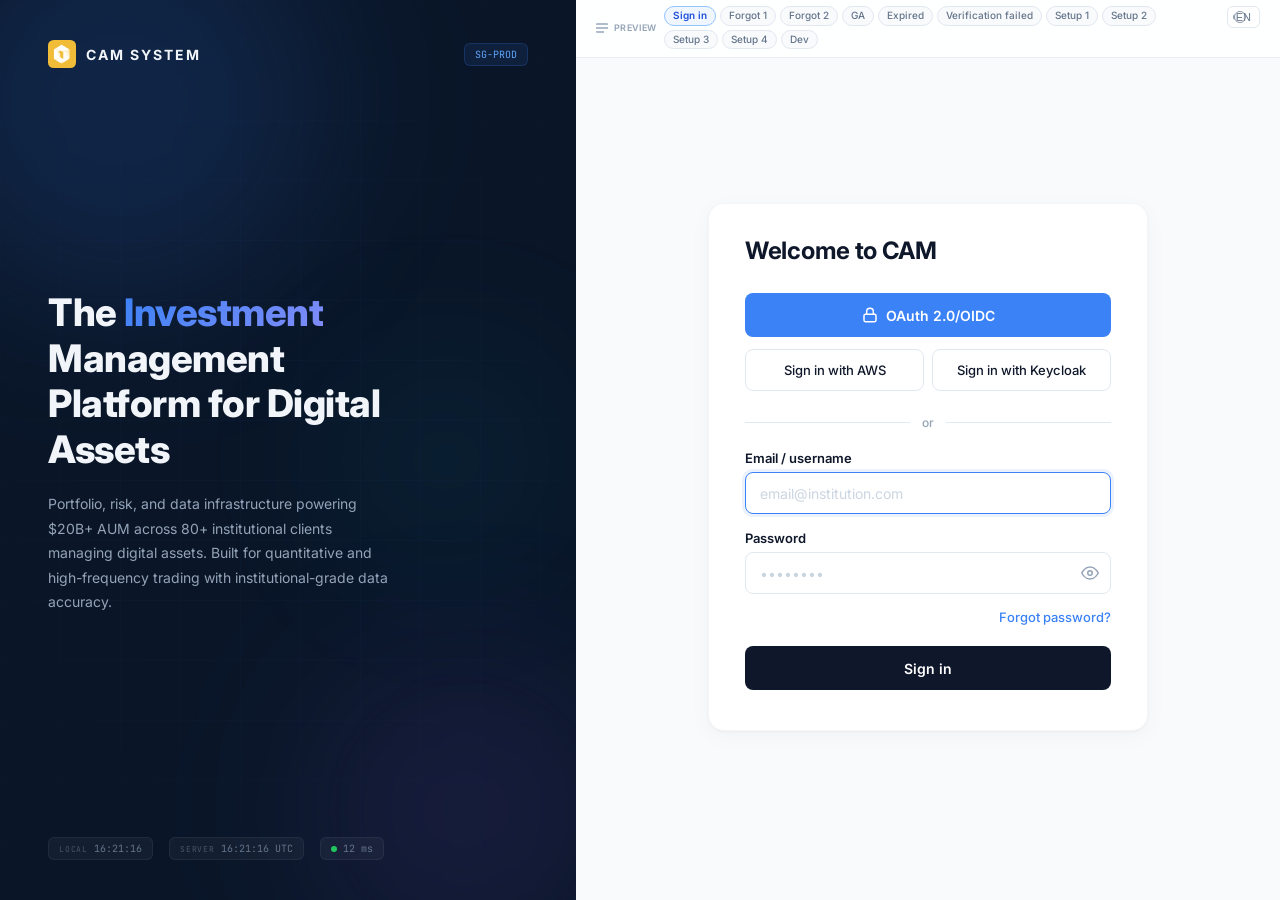
<file: demo/plan1-all-scenes.html>
<!DOCTYPE html>
<html lang="en">
<head>
  <meta charset="UTF-8">
  <meta name="viewport" content="width=device-width, initial-scale=1.0">
  <title>CAM Login — Plan 1 · Static demo (all screens)</title>
  <link rel="preconnect" href="https://fonts.googleapis.com">
  <link href="https://fonts.googleapis.com/css2?family=Inter:wght@400;500;600;700;800&family=JetBrains+Mono:wght@400;500&display=swap" rel="stylesheet">
  <style>
    *, *::before, *::after { margin: 0; padding: 0; box-sizing: border-box; }

    :root {
      --brand-bg: #0a1628;
      --brand-accent: #3b82f6;
      --brand-accent-light: #60a5fa;
      --form-bg: #f8fafc;
      --card-bg: #ffffff;
      --text-primary: #0f172a;
      --text-secondary: #64748b;
      --text-muted: #94a3b8;
      --border: #e2e8f0;
      --border-focus: #3b82f6;
      --radius-sm: 8px;
      --primary-blue: #1677ff;
      --cam-icon-logo-gold: url("data:image/svg+xml,%3Csvg%20width%3D%2228%22%20height%3D%2228%22%20viewBox%3D%220%200%2028%2028%22%20fill%3D%22none%22%20xmlns%3D%22http%3A%2F%2Fwww.w3.org%2F2000%2Fsvg%22%3E%20%3Crect%20width%3D%2228%22%20height%3D%2228%22%20rx%3D%225.5296%22%20fill%3D%22%23F1BC37%22%2F%3E%20%3Cg%20style%3D%22mix-blend-mode%3Aluminosity%22%3E%20%3Cpath%20fill-rule%3D%22evenodd%22%20clip-rule%3D%22evenodd%22%20d%3D%22M14.0615%204.97233C13.8275%204.83312%2013.5359%204.83417%2013.3029%204.97506L6.2082%209.26602C6.04259%209.36618%205.94141%209.54564%205.94141%209.73918V18.478C5.94141%2018.6716%206.04259%2018.851%206.2082%2018.9512L13.2876%2023.2329C13.5286%2023.3786%2013.8316%2023.3743%2014.0683%2023.2219L21.1678%2018.6502C21.3259%2018.5484%2021.4214%2018.3733%2021.4214%2018.1853V9.66607C21.4214%209.47111%2021.3187%209.29056%2021.1512%209.19087L14.0615%204.97233ZM10.2876%2012.141L12.7609%2010.6452L15.2784%2012.141V19.0817L12.2424%2017.2597V13.2987L10.2876%2012.141Z%22%20fill%3D%22url%28%23paint0_linear_8697_2304%29%22%2F%3E%20%3Cmask%20id%3D%22mask0_8697_2304%22%20style%3D%22mask-type%3Aluminance%22%20maskUnits%3D%22userSpaceOnUse%22%20x%3D%225%22%20y%3D%224%22%20width%3D%2217%22%20height%3D%2220%22%3E%20%3Cpath%20fill-rule%3D%22evenodd%22%20clip-rule%3D%22evenodd%22%20d%3D%22M14.0615%204.97233C13.8275%204.83312%2013.5359%204.83417%2013.3029%204.97506L6.2082%209.26602C6.04259%209.36618%205.94141%209.54564%205.94141%209.73918V18.478C5.94141%2018.6716%206.04259%2018.851%206.2082%2018.9512L13.2876%2023.2329C13.5286%2023.3786%2013.8316%2023.3743%2014.0683%2023.2219L21.1678%2018.6502C21.3259%2018.5484%2021.4214%2018.3733%2021.4214%2018.1853V9.66607C21.4214%209.47111%2021.3187%209.29056%2021.1512%209.19087L14.0615%204.97233ZM10.2876%2012.141L12.7609%2010.6452L15.2784%2012.141V19.0817L12.2424%2017.2597V13.2987L10.2876%2012.141Z%22%20fill%3D%22white%22%2F%3E%20%3C%2Fmask%3E%20%3Cg%20mask%3D%22url%28%23mask0_8697_2304%29%22%3E%20%3Cpath%20fill-rule%3D%22evenodd%22%20clip-rule%3D%22evenodd%22%20d%3D%22M8.26172%208.00421L15.3068%2012.1543L18.3361%2010.9524L21.9205%209.53035L13.3663%204.01807L8.26172%208.00421Z%22%20fill%3D%22url%28%23paint1_linear_8697_2304%29%22%2F%3E%20%3Cpath%20fill-rule%3D%22evenodd%22%20clip-rule%3D%22evenodd%22%20d%3D%22M5.48828%2018.9135L12.2449%2017.2607L18.1566%2020.8339L13.3556%2024.8079L5.48828%2018.9135Z%22%20fill%3D%22url%28%23paint2_linear_8697_2304%29%22%2F%3E%20%3Cpath%20fill-rule%3D%22evenodd%22%20clip-rule%3D%22evenodd%22%20d%3D%22M15.2812%2012.1457V22.5895C15.2812%2022.5895%2021.8093%2021.0611%2022.325%2019.6039C22.8407%2018.1467%2023.2767%208.29883%2023.2767%208.29883L15.2812%2012.1457Z%22%20fill%3D%22url%28%23paint3_linear_8697_2304%29%22%2F%3E%20%3C%2Fg%3E%20%3C%2Fg%3E%20%3Cdefs%3E%20%3ClinearGradient%20id%3D%22paint0_linear_8697_2304%22%20x1%3D%2211.3772%22%20y1%3D%226.03192%22%20x2%3D%223.36429%22%20y2%3D%228.5616%22%20gradientUnits%3D%22userSpaceOnUse%22%3E%20%3Cstop%20stop-color%3D%22%23FFE398%22%2F%3E%20%3Cstop%20offset%3D%220.275018%22%20stop-color%3D%22%23FFF2CE%22%2F%3E%20%3Cstop%20offset%3D%220.557013%22%20stop-color%3D%22white%22%2F%3E%20%3Cstop%20offset%3D%221%22%20stop-color%3D%22white%22%2F%3E%20%3C%2FlinearGradient%3E%20%3ClinearGradient%20id%3D%22paint1_linear_8697_2304%22%20x1%3D%2221.1116%22%20y1%3D%2211.5847%22%20x2%3D%2220.6517%22%20y2%3D%224.5888%22%20gradientUnits%3D%22userSpaceOnUse%22%3E%20%3Cstop%20stop-color%3D%22%23FFEAB0%22%2F%3E%20%3Cstop%20offset%3D%220.28277%22%20stop-color%3D%22white%22%2F%3E%20%3Cstop%20offset%3D%221%22%20stop-color%3D%22white%22%2F%3E%20%3C%2FlinearGradient%3E%20%3ClinearGradient%20id%3D%22paint2_linear_8697_2304%22%20x1%3D%2219.397%22%20y1%3D%2219.156%22%20x2%3D%2213.321%22%20y2%3D%2211.94%22%20gradientUnits%3D%22userSpaceOnUse%22%3E%20%3Cstop%20stop-color%3D%22%23FFE59E%22%2F%3E%20%3Cstop%20offset%3D%220.262145%22%20stop-color%3D%22%23FFFDF9%22%2F%3E%20%3Cstop%20offset%3D%220.50842%22%20stop-color%3D%22white%22%2F%3E%20%3Cstop%20offset%3D%221%22%20stop-color%3D%22%23FFEBB6%22%2F%3E%20%3C%2FlinearGradient%3E%20%3ClinearGradient%20id%3D%22paint3_linear_8697_2304%22%20x1%3D%2217.3667%22%20y1%3D%222.61127%22%20x2%3D%225.85164%22%20y2%3D%229.18464%22%20gradientUnits%3D%22userSpaceOnUse%22%3E%20%3Cstop%20stop-color%3D%22%23FFE6A0%22%2F%3E%20%3Cstop%20offset%3D%220.481945%22%20stop-color%3D%22white%22%2F%3E%20%3Cstop%20offset%3D%221%22%20stop-color%3D%22white%22%2F%3E%20%3Cstop%20offset%3D%221%22%20stop-color%3D%22white%22%2F%3E%20%3C%2FlinearGradient%3E%20%3C%2Fdefs%3E%20%3C%2Fsvg%3E");
      --cam-icon-logo-navy: url("data:image/svg+xml,%3Csvg%20width%3D%2228%22%20height%3D%2228%22%20viewBox%3D%220%200%2028%2028%22%20fill%3D%22none%22%20xmlns%3D%22http%3A%2F%2Fwww.w3.org%2F2000%2Fsvg%22%3E%20%3Crect%20width%3D%2228%22%20height%3D%2228%22%20rx%3D%225.5296%22%20fill%3D%22%23091E42%22%2F%3E%20%3Cg%20style%3D%22mix-blend-mode%3Aluminosity%22%3E%20%3Cpath%20fill-rule%3D%22evenodd%22%20clip-rule%3D%22evenodd%22%20d%3D%22M14.06%204.97258C13.8261%204.83336%2013.5344%204.83441%2013.3015%204.97531L6.20673%209.26627C6.04113%209.36643%205.93994%209.54588%205.93994%209.73942V18.4783C5.93994%2018.6718%206.04113%2018.8513%206.20673%2018.9514L13.2861%2023.2331C13.5271%2023.3789%2013.8301%2023.3746%2014.0669%2023.2221L21.1664%2018.6504C21.3244%2018.5486%2021.4199%2018.3735%2021.4199%2018.1855V9.66631C21.4199%209.47135%2021.3173%209.2908%2021.1497%209.19111L14.06%204.97258ZM10.2862%2012.1412L12.7595%2010.6454L15.2769%2012.1412V19.0819L12.241%2017.2599V13.2989L10.2862%2012.1412Z%22%20fill%3D%22url%28%23paint0_linear_3375_722%29%22%2F%3E%20%3Cmask%20id%3D%22mask0_3375_722%22%20style%3D%22mask-type%3Aluminance%22%20maskUnits%3D%22userSpaceOnUse%22%20x%3D%225%22%20y%3D%224%22%20width%3D%2217%22%20height%3D%2220%22%3E%20%3Cpath%20fill-rule%3D%22evenodd%22%20clip-rule%3D%22evenodd%22%20d%3D%22M14.06%204.97258C13.8261%204.83336%2013.5344%204.83441%2013.3015%204.97531L6.20673%209.26627C6.04113%209.36643%205.93994%209.54588%205.93994%209.73942V18.4783C5.93994%2018.6718%206.04113%2018.8513%206.20673%2018.9514L13.2861%2023.2331C13.5271%2023.3789%2013.8301%2023.3746%2014.0669%2023.2221L21.1664%2018.6504C21.3244%2018.5486%2021.4199%2018.3735%2021.4199%2018.1855V9.66631C21.4199%209.47135%2021.3173%209.2908%2021.1497%209.19111L14.06%204.97258ZM10.2862%2012.1412L12.7595%2010.6454L15.2769%2012.1412V19.0819L12.241%2017.2599V13.2989L10.2862%2012.1412Z%22%20fill%3D%22white%22%2F%3E%20%3C%2Fmask%3E%20%3Cg%20mask%3D%22url%28%23mask0_3375_722%29%22%3E%20%3Cpath%20fill-rule%3D%22evenodd%22%20clip-rule%3D%22evenodd%22%20d%3D%22M8.25928%208.00445L15.3043%2012.1546L18.3337%2010.9527L21.9181%209.5306L13.3639%204.01831L8.25928%208.00445Z%22%20fill%3D%22url%28%23paint1_linear_3375_722%29%22%2F%3E%20%3Cpath%20fill-rule%3D%22evenodd%22%20clip-rule%3D%22evenodd%22%20d%3D%22M5.48779%2018.9138L12.2444%2017.261L18.1561%2020.8341L13.3551%2024.8081L5.48779%2018.9138Z%22%20fill%3D%22url%28%23paint2_linear_3375_722%29%22%2F%3E%20%3Cpath%20fill-rule%3D%22evenodd%22%20clip-rule%3D%22evenodd%22%20d%3D%22M15.2793%2012.1457V22.5895C15.2793%2022.5895%2021.8074%2021.0611%2022.3231%2019.6039C22.8388%2018.1467%2023.2747%208.29883%2023.2747%208.29883L15.2793%2012.1457Z%22%20fill%3D%22url%28%23paint3_linear_3375_722%29%22%2F%3E%20%3C%2Fg%3E%20%3C%2Fg%3E%20%3Cdefs%3E%20%3ClinearGradient%20id%3D%22paint0_linear_3375_722%22%20x1%3D%2211.3758%22%20y1%3D%226.03216%22%20x2%3D%223.36282%22%20y2%3D%228.56184%22%20gradientUnits%3D%22userSpaceOnUse%22%3E%20%3Cstop%20stop-color%3D%22%23FFE398%22%2F%3E%20%3Cstop%20offset%3D%220.275018%22%20stop-color%3D%22%23FFF2CE%22%2F%3E%20%3Cstop%20offset%3D%220.557013%22%20stop-color%3D%22white%22%2F%3E%20%3Cstop%20offset%3D%221%22%20stop-color%3D%22white%22%2F%3E%20%3C%2FlinearGradient%3E%20%3ClinearGradient%20id%3D%22paint1_linear_3375_722%22%20x1%3D%2221.1091%22%20y1%3D%2211.5849%22%20x2%3D%2220.6493%22%20y2%3D%224.58904%22%20gradientUnits%3D%22userSpaceOnUse%22%3E%20%3Cstop%20stop-color%3D%22%23FFEAB0%22%2F%3E%20%3Cstop%20offset%3D%220.28277%22%20stop-color%3D%22white%22%2F%3E%20%3Cstop%20offset%3D%221%22%20stop-color%3D%22white%22%2F%3E%20%3C%2FlinearGradient%3E%20%3ClinearGradient%20id%3D%22paint2_linear_3375_722%22%20x1%3D%2219.3966%22%20y1%3D%2219.1562%22%20x2%3D%2213.3206%22%20y2%3D%2211.9402%22%20gradientUnits%3D%22userSpaceOnUse%22%3E%20%3Cstop%20stop-color%3D%22%23FFE59E%22%2F%3E%20%3Cstop%20offset%3D%220.262145%22%20stop-color%3D%22%23FFFDF9%22%2F%3E%20%3Cstop%20offset%3D%220.50842%22%20stop-color%3D%22white%22%2F%3E%20%3Cstop%20offset%3D%221%22%20stop-color%3D%22%23FFEBB6%22%2F%3E%20%3C%2FlinearGradient%3E%20%3ClinearGradient%20id%3D%22paint3_linear_3375_722%22%20x1%3D%2217.3647%22%20y1%3D%222.61127%22%20x2%3D%225.84969%22%20y2%3D%229.18464%22%20gradientUnits%3D%22userSpaceOnUse%22%3E%20%3Cstop%20stop-color%3D%22%23FFE6A0%22%2F%3E%20%3Cstop%20offset%3D%220.481945%22%20stop-color%3D%22white%22%2F%3E%20%3Cstop%20offset%3D%221%22%20stop-color%3D%22white%22%2F%3E%20%3Cstop%20offset%3D%221%22%20stop-color%3D%22white%22%2F%3E%20%3C%2FlinearGradient%3E%20%3C%2Fdefs%3E%20%3C%2Fsvg%3E");
    }

    body {
      font-family: 'Inter', -apple-system, BlinkMacSystemFont, 'Segoe UI', sans-serif;
      min-height: 100vh;
      display: flex;
      background: var(--form-bg);
      -webkit-font-smoothing: antialiased;
    }

    /* ── 左侧品牌（方案 1：与 index.html 一致）── */
    .brand-panel {
      width: 45%;
      min-height: 100vh;
      background: var(--brand-bg);
      display: flex;
      flex-direction: column;
      justify-content: space-between;
      padding: 40px 48px;
      position: relative;
      overflow: hidden;
      flex-shrink: 0;
    }

    .grid-bg {
      position: absolute;
      inset: 0;
      opacity: 0.06;
      background-image:
        linear-gradient(rgba(59,130,246,0.5) 1px, transparent 1px),
        linear-gradient(90deg, rgba(59,130,246,0.5) 1px, transparent 1px);
      background-size: 60px 60px;
      mask-image: radial-gradient(ellipse 80% 70% at 50% 50%, black 30%, transparent 100%);
      -webkit-mask-image: radial-gradient(ellipse 80% 70% at 50% 50%, black 30%, transparent 100%);
      pointer-events: none;
    }

    .orb {
      position: absolute;
      border-radius: 50%;
      filter: blur(80px);
      pointer-events: none;
    }
    .orb-1 { width: 400px; height: 400px; background: rgba(59, 130, 246, 0.15); top: -100px; left: -80px; }
    .orb-2 { width: 300px; height: 300px; background: rgba(139, 92, 246, 0.1); bottom: -60px; right: -40px; }
    .orb-3 { width: 200px; height: 200px; background: rgba(6, 182, 212, 0.08); top: 40%; left: 60%; }

    .brand-top {
      position: relative;
      z-index: 2;
      display: flex;
      align-items: center;
      justify-content: space-between;
    }

    .brand-logo { display: flex; align-items: center; gap: 10px; }

    /* CAM 1Token logo — v-icon cam-1token-dark-logo / cam-1token-logo (embedded for CodePen) */
    .cam-logo-mark {
      display: inline-block;
      width: 28px;
      height: 28px;
      flex-shrink: 0;
      background: var(--cam-icon-logo-gold) center / contain no-repeat;
    }
    .cam-logo-mark--navy {
      background-image: var(--cam-icon-logo-navy);
    }
    .cam-logo-mark--sm {
      width: 26px;
      height: 26px;
    }
    .cam-logo-mark--md {
      width: 30px;
      height: 30px;
    }
    .cam-logo-mark--xl {
      width: 56px;
      height: 56px;
    }
    /* Demo: Preview rail — pure CSS “screens” glyph */
    .demo-rail__label {
      display: inline-flex;
      align-items: center;
      gap: 6px;
      font-size: 9px;
      font-weight: 600;
      color: #94a3b8;
      text-transform: uppercase;
      letter-spacing: 0.35px;
      margin-bottom: 0;
      line-height: 1.5;
      padding: 3px 0;
    }
    .demo-rail__label::before {
      content: '';
      width: 12px;
      height: 10px;
      flex-shrink: 0;
      opacity: 0.72;
      background:
        linear-gradient(currentColor, currentColor) 0 0 / 100% 2px no-repeat,
        linear-gradient(currentColor, currentColor) 0 4px / 100% 2px no-repeat,
        linear-gradient(currentColor, currentColor) 0 8px / 70% 2px no-repeat;
      color: #94a3b8;
      border-radius: 1px;
    }
    /* Demo: language — CSS globe ring */
    .lang-btn--demo-icon {
      position: relative;
      padding-left: 26px;
    }
    .lang-btn--demo-icon::before {
      content: '';
      position: absolute;
      left: 6px;
      top: 50%;
      width: 12px;
      height: 12px;
      transform: translateY(-50%);
      border: 1.5px solid currentColor;
      border-radius: 50%;
      opacity: 0.75;
      box-shadow:
        inset 0 0 0 1px rgba(255, 255, 255, 0.35),
        -4px 0 0 -3px currentColor;
    }

    .logo-text {
      font-size: 14px;
      font-weight: 700;
      color: #f1f5f9;
      letter-spacing: 2px;
    }

    .region-badge {
      font-size: 10px;
      font-family: 'JetBrains Mono', monospace;
      color: var(--brand-accent-light);
      background: rgba(59, 130, 246, 0.1);
      border: 1px solid rgba(59, 130, 246, 0.2);
      border-radius: 6px;
      padding: 4px 10px;
    }

    .brand-center {
      position: relative;
      z-index: 2;
      flex: 1;
      display: flex;
      flex-direction: column;
      justify-content: center;
    }

    .brand-headline {
      font-size: 38px;
      font-weight: 800;
      color: #f1f5f9;
      line-height: 1.2;
      letter-spacing: -0.5px;
      margin-bottom: 20px;
    }

    .brand-headline em {
      font-style: normal;
      background: linear-gradient(135deg, var(--brand-accent) 0%, #818cf8 100%);
      -webkit-background-clip: text;
      -webkit-text-fill-color: transparent;
      background-clip: text;
    }

    .brand-desc {
      font-size: 14px;
      color: #94a3b8;
      line-height: 1.75;
      max-width: 340px;
    }

    .brand-bottom {
      position: relative;
      z-index: 2;
      display: flex;
      gap: 16px;
      align-items: center;
      flex-wrap: wrap;
    }

    .status-chip {
      display: flex;
      align-items: center;
      gap: 6px;
      font-size: 10px;
      font-family: 'JetBrains Mono', monospace;
      color: #64748b;
      background: rgba(255,255,255,0.04);
      border: 1px solid rgba(255,255,255,0.06);
      border-radius: 6px;
      padding: 4px 10px;
    }

    .status-chip .label {
      font-size: 8px;
      text-transform: uppercase;
      letter-spacing: 0.8px;
      color: #475569;
    }

    .ping-dot {
      width: 6px; height: 6px;
      border-radius: 50%;
      background: #22c55e;
    }

    /* ── 右侧表单区 ── */
    .form-panel {
      flex: 1;
      min-height: 100vh;
      display: flex;
      flex-direction: column;
      background: var(--form-bg);
      position: relative;
      overflow-y: auto;
    }

    /* Dev：Preview顶栏固定，仅表单内容区滚动 */
    body.layout-dev-scene {
      height: 100vh;
      overflow: hidden;
    }
    body.layout-dev-scene .mobile-header {
      flex-shrink: 0;
    }
    body.layout-dev-scene .form-panel {
      overflow: hidden;
      min-height: 0;
    }
    body.layout-dev-scene .form-center {
      flex: 1;
      min-height: 0;
      overflow-y: auto;
      -webkit-overflow-scrolling: touch;
      flex-direction: column;
      align-items: center;
      justify-content: flex-start;
      padding-top: 20px;
      padding-bottom: 32px;
    }

    .form-topbar {
      padding: 6px 20px 8px;
      background: rgba(255, 255, 255, 0.92);
      border-bottom: 1px solid #e8edf2;
      flex-shrink: 0;
    }

    .form-topbar__inner {
      display: flex;
      align-items: flex-start;
      justify-content: space-between;
      gap: 10px 14px;
      flex-wrap: wrap;
    }

    .form-topbar .demo-rail {
      flex: 1;
      min-width: 0;
      margin: 0;
      padding: 0;
      border: none;
      display: flex;
      flex-wrap: wrap;
      align-items: center;
      gap: 6px 8px;
    }

    .lang-btn {
      font-size: 11px;
      font-weight: 500;
      color: var(--text-secondary);
      background: white;
      border: 1px solid var(--border);
      border-radius: 6px;
      padding: 4px 8px;
      cursor: pointer;
      display: flex;
      align-items: center;
      gap: 4px;
      flex-shrink: 0;
    }

    .form-center {
      flex: 1;
      display: flex;
      align-items: center;
      justify-content: center;
      padding: 0 48px 24px;
    }

    .form-card {
      width: 100%;
      max-width: 440px;
      background: var(--card-bg);
      border-radius: 16px;
      padding: 32px 36px 40px;
      box-shadow:
        0 1px 3px rgba(0,0,0,0.04),
        0 6px 24px rgba(0,0,0,0.03);
      border: 1px solid rgba(0,0,0,0.04);
      transition: max-width 0.2s ease;
    }

    /* 内部 Dev：加宽容器，长文案与合规说明更易读 */
    .form-card.form-card--dev {
      max-width: 720px;
      padding: 32px 40px 40px;
    }

    /* 首次改密：略加宽以完整展示四步 */
    .form-card.form-card--init {
      max-width: 520px;
    }

    /* 演示切换条：默认紧凑；顶栏内由 .form-topbar .demo-rail 再排成横排 */
    .demo-rail {
      margin-bottom: 0;
      padding-bottom: 0;
      border-bottom: none;
    }

    .demo-rail__chips {
      display: flex;
      flex-wrap: wrap;
      gap: 4px;
      max-width: 100%;
      flex: 1;
      min-width: 140px;
    }

    /* 首次Sign in四步：与忘记密码相同的 fp-steps，标签允许换行以免撑破卡片 */
    .fp-steps--init4 .fp-step__label {
      white-space: normal;
      text-align: center;
      max-width: 92px;
      line-height: 1.3;
      font-size: 11px;
    }

    .fp-steps--init4 .fp-step__line {
      margin-left: 2px;
      margin-right: 2px;
    }

    /* InitLoginInfo · 绑定 GA 步骤（与 v3 一致，二维码为占位区） */
    .init-ga-section { margin-bottom: 20px; }

    .init-ga-step-title {
      display: flex;
      align-items: center;
      gap: 7px;
      font-size: 13px;
      font-weight: 600;
      color: #0f172a;
      margin-bottom: 7px;
    }

    .init-ga-step-num {
      display: inline-flex;
      align-items: center;
      justify-content: center;
      width: 18px;
      height: 18px;
      border-radius: 50%;
      background: #e8f4ff;
      color: #1677ff;
      font-size: 10px;
      font-weight: 700;
      flex-shrink: 0;
    }

    .init-ga-body {
      font-size: 12.5px;
      color: #6b7280;
      line-height: 1.6;
      margin-bottom: 8px;
    }

    .init-ga-store-btns {
      display: flex;
      gap: 8px;
      flex-wrap: wrap;
    }

    .init-ga-store-btn {
      display: inline-flex;
      align-items: center;
      justify-content: center;
      height: 40px;
      padding: 0 16px;
      font-size: 13px;
      font-weight: 600;
      border-radius: 6px;
      text-decoration: none;
      font-family: inherit;
      cursor: pointer;
      border: none;
    }

    .init-ga-store-btn--primary {
      background: #1677ff;
      color: #fff;
    }

    .init-ga-store-btn--primary:hover { background: #4096ff; }

    .init-ga-store-btn--success {
      background: #52c41a;
      color: #fff;
    }

    .init-ga-store-btn--success:hover { background: #73d13d; }

    .init-ga-warn-box {
      background: #fffbeb;
      border: 1px solid #fde68a;
      border-radius: 8px;
      padding: 12px 14px;
      margin-bottom: 8px;
    }

    .init-ga-warn-header {
      display: flex;
      align-items: center;
      gap: 7px;
      margin-bottom: 7px;
    }

    .init-ga-warn-dot {
      width: 8px;
      height: 8px;
      border-radius: 50%;
      background: #f59e0b;
      flex-shrink: 0;
    }

    .init-ga-warn-title {
      font-size: 12.5px;
      font-weight: 600;
      color: #92400e;
    }

    .init-ga-warn-body {
      font-size: 12px;
      color: #78350f;
      line-height: 1.6;
    }

    .init-ga-qr-row {
      display: flex;
      gap: 14px;
      align-items: flex-start;
      margin-top: 8px;
    }

    .init-ga-qr-placeholder {
      position: relative;
      width: 88px;
      height: 88px;
      flex-shrink: 0;
      background: #fafafa;
      border: 1px dashed #d9d9d9;
      border-radius: 8px;
      display: flex;
      align-items: center;
      justify-content: center;
      text-align: center;
      font-size: 11px;
      color: #9ca3af;
      line-height: 1.35;
      padding: 8px;
      box-sizing: border-box;
    }

    .init-ga-qr-right { flex: 1; min-width: 0; }

    .init-ga-secret-label {
      font-size: 11px;
      color: #9ca3af;
      margin-bottom: 5px;
    }

    .init-ga-secret-box {
      background: #f8f9fa;
      border: 1px solid #e8e8e8;
      border-radius: 6px;
      padding: 0 4px 0 10px;
      font-size: 11.5px;
      font-family: ui-monospace, 'JetBrains Mono', monospace;
      color: #374151;
      display: flex;
      align-items: center;
      min-height: 40px;
      gap: 6px;
    }

    .init-ga-secret-text {
      flex: 1;
      word-break: break-all;
      line-height: 1.4;
      padding: 6px 0;
    }

    .init-ga-copy-btn {
      flex-shrink: 0;
      height: 40px;
      padding: 0 10px;
      background: none;
      border: none;
      font-size: 12px;
      font-weight: 600;
      color: #1677ff;
      cursor: pointer;
      font-family: inherit;
    }

    .init-ga-copy-btn:hover { color: #4096ff; }

    .init-ga-field-label {
      font-size: 14px;
      font-weight: 600;
      color: #374151;
      margin-bottom: 6px;
      display: block;
    }

    .init-ga-next {
      width: 100%;
      height: 40px;
      margin-top: 4px;
      background: #1677ff;
      border: none;
      border-radius: 6px;
      color: #fff;
      font-size: 14px;
      font-weight: 600;
      font-family: inherit;
      cursor: pointer;
    }

    .init-ga-next:hover { background: #4096ff; }

    /* Dev：连体Email + 后缀 */
    .email-row-dev {
      display: flex;
      align-items: stretch;
      gap: 0;
    }

    .email-row-dev .field-input-email {
      flex: 1;
      border-radius: 6px 0 0 6px;
      border-right: none;
    }

    .email-row-dev select.field-input-suffix {
      width: 200px;
      max-width: 42%;
      flex-shrink: 0;
      height: 42px;
      border-radius: 0 6px 6px 0;
      background: #f9fafb;
      cursor: pointer;
      appearance: auto;
    }

    .dev-info-box {
      background: #eff6ff;
      border: 1px solid #bfdbfe;
      border-radius: 8px;
      padding: 10px 14px;
      display: flex;
      align-items: flex-start;
      gap: 8px;
      font-size: 12.5px;
      color: #1e40af;
      line-height: 1.6;
      margin-top: 8px;
    }

    .dev-info-dot {
      width: 8px;
      height: 8px;
      border-radius: 50%;
      background: #1677ff;
      flex-shrink: 0;
      margin-top: 4px;
    }

    .dev-warn-box {
      background: #fffbeb;
      border: 1px solid #fde68a;
      border-radius: 8px;
      padding: 12px 14px;
      margin-top: 12px;
    }

    .dev-warn-header {
      display: flex;
      align-items: center;
      gap: 7px;
      margin-bottom: 7px;
    }

    .dev-warn-dot {
      width: 8px;
      height: 8px;
      border-radius: 50%;
      background: #f59e0b;
      flex-shrink: 0;
    }

    .dev-warn-title {
      font-size: 12.5px;
      font-weight: 600;
      color: #92400e;
    }

    .dev-warn-body {
      font-size: 12px;
      color: #78350f;
      line-height: 1.6;
      margin-bottom: 4px;
    }

    .dev-warn-list {
      margin: 4px 0 4px 16px;
      padding: 0;
      font-size: 11.5px;
      color: #78350f;
      line-height: 1.7;
    }

    .dev-warn-list li { margin-bottom: 4px; }

    .dev-warn-list strong {
      font-weight: 600;
      color: #92400e;
    }

    .dev-warn-danger {
      font-size: 12px;
      font-weight: 600;
      color: #b45309;
      margin-top: 8px;
    }

    .demo-chip {
      font-size: 10px;
      font-weight: 500;
      color: #64748b;
      background: #f8fafc;
      border: 1px solid #e2e8f0;
      border-radius: 999px;
      padding: 2px 8px;
      line-height: 1.35;
      cursor: pointer;
      font-family: inherit;
      transition: border-color 0.12s, background 0.12s, color 0.12s;
    }

    .demo-chip:hover {
      border-color: #cbd5e1;
      color: var(--text-primary);
      background: #f1f5f9;
    }

    .demo-chip.is-active {
      background: #eff6ff;
      border-color: #93c5fd;
      color: #1d4ed8;
      font-weight: 600;
    }

    .scene { display: none; }
    .scene.is-visible { display: block; }

    .form-title {
      font-size: 24px;
      font-weight: 700;
      color: var(--text-primary);
      margin-bottom: 28px;
      letter-spacing: -0.3px;
    }

    .form-sub {
      font-size: 13px;
      color: var(--text-secondary);
      margin: -18px 0 22px;
      line-height: 1.55;
    }

    /* SSO */
    .sso-primary {
      width: 100%;
      height: 44px;
      background: var(--brand-accent);
      border: none;
      border-radius: var(--radius-sm);
      color: #fff;
      font-size: 14px;
      font-weight: 600;
      font-family: inherit;
      cursor: pointer;
      display: flex;
      align-items: center;
      justify-content: center;
      gap: 8px;
      margin-bottom: 12px;
    }

    .sso-primary:hover { background: #2563eb; }

    .sso-row { display: flex; gap: 8px; margin-bottom: 0; }

    .sso-secondary {
      flex: 1;
      height: 42px;
      background: #fff;
      border: 1px solid var(--border);
      border-radius: var(--radius-sm);
      color: var(--text-primary);
      font-size: 13px;
      font-weight: 500;
      font-family: inherit;
      cursor: pointer;
      display: flex;
      align-items: center;
      justify-content: center;
      gap: 8px;
    }

    .sso-secondary:hover {
      background: #f8fafc;
      border-color: #cbd5e1;
    }

    .divider {
      display: flex;
      align-items: center;
      gap: 12px;
      margin: 24px 0 20px;
    }

    .divider::before, .divider::after {
      content: '';
      flex: 1;
      height: 1px;
      background: var(--border);
    }

    .divider span {
      font-size: 12px;
      color: var(--text-muted);
      font-weight: 500;
    }

    .field-group { margin-bottom: 16px; }

    .field-label {
      font-size: 13px;
      font-weight: 600;
      color: var(--text-primary);
      margin-bottom: 6px;
      display: block;
    }

    .field-input {
      width: 100%;
      height: 42px;
      border: 1px solid var(--border);
      border-radius: var(--radius-sm);
      padding: 0 14px;
      font-size: 14px;
      font-family: inherit;
      color: var(--text-primary);
      background: #fff;
      outline: none;
    }

    .field-input:focus {
      border-color: var(--border-focus);
      box-shadow: 0 0 0 3px rgba(59, 130, 246, 0.1);
    }

    .field-input::placeholder { color: #cbd5e1; }

    .password-field { position: relative; }
    .password-field .field-input { padding-right: 44px; }

    .eye-toggle {
      position: absolute;
      right: 4px;
      top: 50%;
      transform: translateY(-50%);
      width: 34px;
      height: 34px;
      background: none;
      border: none;
      border-radius: 6px;
      cursor: pointer;
      color: var(--text-muted);
      display: flex;
      align-items: center;
      justify-content: center;
    }

    .eye-toggle:hover { background: #f1f5f9; color: var(--text-secondary); }

    .forgot-row {
      text-align: right;
      margin-bottom: 20px;
      margin-top: -4px;
    }

    .forgot-link {
      font-size: 13px;
      font-weight: 500;
      color: var(--brand-accent);
      background: none;
      border: none;
      cursor: pointer;
      font-family: inherit;
    }

    .submit-btn {
      width: 100%;
      height: 44px;
      background: var(--text-primary);
      border: none;
      border-radius: var(--radius-sm);
      color: #fff;
      font-size: 14px;
      font-weight: 600;
      font-family: inherit;
      cursor: pointer;
    }

    .submit-btn:hover { background: #1e293b; }

    /* 忘记密码步骤条 */
    .fp-steps {
      display: flex;
      align-items: center;
      margin-bottom: 28px;
    }

    .fp-step {
      display: flex;
      flex-direction: column;
      align-items: center;
      gap: 4px;
    }

    .fp-step__dot {
      width: 30px;
      height: 30px;
      border-radius: 50%;
      border: 2px solid #e8e8e8;
      background: #fff;
      display: flex;
      align-items: center;
      justify-content: center;
      font-size: 12px;
      font-weight: 700;
      color: #bfbfbf;
    }

    .fp-step.active .fp-step__dot {
      border-color: var(--primary-blue);
      color: var(--primary-blue);
    }

    .fp-step.done .fp-step__dot {
      background: var(--primary-blue);
      border-color: var(--primary-blue);
      color: #fff;
      font-size: 14px;
    }

    .fp-step.done .fp-step__dot svg {
      display: block;
    }

    .fp-step__label {
      font-size: 12px;
      color: #bfbfbf;
      font-weight: 500;
      white-space: nowrap;
    }

    .fp-step.active .fp-step__label {
      color: var(--primary-blue);
      font-weight: 600;
    }

    .fp-step.done .fp-step__label { color: var(--primary-blue); }

    .fp-step__line {
      flex: 1;
      height: 1px;
      background: #e8e8e8;
      margin: 0 8px 14px;
    }

    .fp-step__line.done { background: var(--primary-blue); }

    .fp-sent {
      text-align: center;
      padding: 8px 0;
    }

    .fp-sent__icon {
      width: 56px;
      height: 56px;
      border-radius: 50%;
      background: #eff6ff;
      border: 2px solid #bfdbfe;
      display: flex;
      align-items: center;
      justify-content: center;
      margin: 0 auto 14px;
      color: var(--primary-blue);
    }

    .fp-email {
      font-size: 14px;
      font-weight: 600;
      color: var(--text-primary);
      margin-top: 8px;
    }

    .back-row {
      display: flex;
      align-items: center;
      justify-content: center;
      gap: 4px;
      margin-top: 24px;
      font-size: 13px;
      color: var(--text-secondary);
      cursor: pointer;
    }

    .back-row:hover { color: var(--primary-blue); }

    /* Token 错误 */
    .token-error {
      text-align: center;
      padding: 16px 0 8px;
    }

    .token-error__icon {
      margin-bottom: 12px;
      display: flex;
      justify-content: center;
    }

    .token-error__icon--warn { color: #f59e0b; }
    .token-error__icon--err { color: #ef4444; }

    /* Dev 表单行 */
    .email-row {
      display: flex;
      gap: 8px;
      align-items: flex-start;
    }

    .email-row .field-input { flex: 1; }

    select.field-input {
      max-width: 140px;
      cursor: pointer;
    }

    .code-row {
      display: flex;
      gap: 8px;
    }

    .code-row .field-input { flex: 1; }

    .send-code-btn {
      height: 42px;
      padding: 0 16px;
      background: var(--primary-blue);
      color: #fff;
      border: none;
      border-radius: var(--radius-sm);
      font-size: 13px;
      font-weight: 600;
      cursor: pointer;
      white-space: nowrap;
    }

    textarea.field-input {
      height: auto;
      min-height: 88px;
      padding: 10px 14px;
      resize: vertical;
    }

    /* 移动端顶栏 */
    .mobile-header {
      display: none;
      background: var(--brand-bg);
      padding: 20px 24px 24px;
      position: relative;
      overflow: hidden;
    }

    .mobile-header .orb-1 {
      width: 200px;
      height: 200px;
      top: -60px;
      right: -30px;
      left: auto;
      filter: blur(50px);
    }

    .mobile-top {
      display: flex;
      align-items: center;
      justify-content: space-between;
      margin-bottom: 20px;
      position: relative;
      z-index: 2;
    }

    .mobile-logo {
      display: flex;
      align-items: center;
      gap: 8px;
    }

    .mobile-logo .cam-logo-mark {
      width: 26px;
      height: 26px;
    }

    .mobile-logo-text {
      font-size: 12px;
      font-weight: 700;
      color: #f1f5f9;
      letter-spacing: 1.5px;
    }

    .mobile-lang {
      font-size: 11px;
      color: #94a3b8;
      background: rgba(255,255,255,0.06);
      border: 1px solid rgba(255,255,255,0.1);
      border-radius: 6px;
      padding: 4px 10px;
      cursor: pointer;
    }

    .mobile-title {
      font-size: 24px;
      font-weight: 800;
      color: #f1f5f9;
      position: relative;
      z-index: 2;
      letter-spacing: -0.3px;
    }

    .mobile-sub {
      font-size: 12px;
      color: #94a3b8;
      margin-top: 6px;
      position: relative;
      z-index: 2;
      line-height: 1.5;
    }

    @media (max-width: 768px) {
      body { flex-direction: column; }
      .brand-panel { display: none; }
      .mobile-header { display: block; }
      .form-topbar {
        padding: 12px 16px 14px;
      }
      .form-topbar__inner {
        flex-direction: column;
        align-items: stretch;
      }
      .lang-btn {
        align-self: flex-end;
      }
      .form-center {
        padding: 16px 20px 24px;
        align-items: flex-start;
      }
      .form-card {
        max-width: 100%;
        box-shadow: none;
        background: transparent;
        border: none;
        padding: 0;
        border-radius: 0;
      }
      .scene-title--desktop-only { display: none; }
      .scene-sub--desktop-only { display: none; }
      .sso-row { flex-direction: column; }
      .sso-secondary { flex: none; width: 100%; }
      .demo-rail__chips { gap: 3px; min-width: 0; }
      .demo-chip { font-size: 9.5px; padding: 2px 6px; }
      .demo-rail__label { font-size: 8.5px; }
      .fp-steps--init4 .fp-step__label { max-width: 64px; font-size: 10px; }
      .fp-steps--init4 .fp-step__line { margin-left: 0; margin-right: 0; }
    }

    @media (min-width: 1600px) {
      .brand-headline { font-size: 44px; }
      .brand-desc { font-size: 15px; max-width: 380px; }
      .form-card { padding: 44px 40px; }
      .form-card.form-card--dev { max-width: 760px; padding: 40px 48px 44px; }
      .form-card.form-card--init { max-width: 560px; }
    }
  </style>
</head>
<body>

  <div class="mobile-header">
    <div class="orb orb-1"></div>
    <div class="mobile-top">
      <div class="mobile-logo">
        <span class="cam-logo-mark" role="img" aria-label="CAM"></span>
        <span class="mobile-logo-text">CAM SYSTEM</span>
      </div>
      <button type="button" class="mobile-lang" title="Demo">EN</button>
    </div>
    <div class="mobile-title" id="mobileTitle">Welcome to CAM</div>
    <div class="mobile-sub" id="mobileSub" style="display:none"></div>
  </div>

  <div class="brand-panel">
    <div class="grid-bg"></div>
    <div class="orb orb-1"></div>
    <div class="orb orb-2"></div>
    <div class="orb orb-3"></div>

    <div class="brand-top">
      <div class="brand-logo">
        <span class="cam-logo-mark" role="img" aria-label="CAM"></span>
        <span class="logo-text">CAM SYSTEM</span>
      </div>
      <div class="region-badge">SG-PROD</div>
    </div>

    <div class="brand-center">
      <h1 class="brand-headline">
        The
        <em>Investment</em><br>
        Management<br>
        Platform for Digital<br>
        Assets
      </h1>
      <p class="brand-desc">
        Portfolio, risk, and data infrastructure powering $20B+ AUM across
        80+ institutional clients managing digital assets. Built for
        quantitative and high-frequency trading with institutional-grade
        data accuracy.
      </p>
    </div>

    <div class="brand-bottom">
      <div class="status-chip">
        <span class="label">Local</span>
        <span id="local-time">--:--:--</span>
      </div>
      <div class="status-chip">
        <span class="label">Server</span>
        <span id="server-time">--:--:--</span>
      </div>
      <div class="status-chip">
        <span class="ping-dot"></span>
        12 ms
      </div>
    </div>
  </div>

  <div class="form-panel">
    <div class="form-topbar">
      <div class="form-topbar__inner">
        <div class="demo-rail">
          <span class="demo-rail__label">Preview</span>
          <div class="demo-rail__chips" role="tablist" aria-label="Screen preview — click to switch">
            <button type="button" class="demo-chip is-active" data-scene="login" role="tab" title="Main sign-in">Sign in</button>
            <button type="button" class="demo-chip" data-scene="forget1" role="tab" title="Forgot password · Step 1">Forgot 1</button>
            <button type="button" class="demo-chip" data-scene="forget2" role="tab" title="Forgot password · Step 2">Forgot 2</button>
            <button type="button" class="demo-chip" data-scene="ga" role="tab" title="Security / GA">GA</button>
            <button type="button" class="demo-chip" data-scene="token-expired" role="tab" title="Email link expired">Expired</button>
            <button type="button" class="demo-chip" data-scene="token-fail" role="tab" title="Verification failed">Verification failed</button>
            <button type="button" class="demo-chip" data-scene="first-login" role="tab" title="First login · Change password">Setup 1</button>
            <button type="button" class="demo-chip" data-scene="first-login-2" role="tab" title="First login · Bind GA">Setup 2</button>
            <button type="button" class="demo-chip" data-scene="first-login-3" role="tab" title="First login · YubiKey">Setup 3</button>
            <button type="button" class="demo-chip" data-scene="first-login-4" role="tab" title="First login · Done">Setup 4</button>
            <button type="button" class="demo-chip" data-scene="dev" role="tab" title="Internal Dev 2FA">Dev</button>
          </div>
        </div>
        <button type="button" class="lang-btn lang-btn--demo-icon" title="Demo">
          EN
        </button>
      </div>
    </div>

    <div class="form-center">
      <div class="form-card" id="demoFormCard">

        <!-- Main sign-in -->
        <div id="scene-login" class="scene is-visible" role="tabpanel">
          <h2 class="form-title scene-title--desktop-only">Welcome to CAM</h2>
          <button type="button" class="sso-primary">
            <svg width="16" height="16" viewBox="0 0 24 24" fill="none" stroke="currentColor" stroke-width="2.2"><rect x="3" y="11" width="18" height="11" rx="2"/><path d="M7 11V7a5 5 0 0 1 10 0v4"/></svg>
            OAuth 2.0/OIDC
          </button>
          <div class="sso-row">
            <button type="button" class="sso-secondary">Sign in with AWS</button>
            <button type="button" class="sso-secondary">Sign in with Keycloak</button>
          </div>
          <div class="divider"><span>or</span></div>
          <form onsubmit="event.preventDefault();">
            <div class="field-group">
              <label class="field-label">Email / username</label>
              <input class="field-input" type="text" placeholder="email@institution.com" autocomplete="username" autofocus>
            </div>
            <div class="field-group">
              <label class="field-label">Password</label>
              <div class="password-field">
                <input class="field-input" id="pwd-main" type="password" placeholder="••••••••" autocomplete="current-password">
                <button type="button" class="eye-toggle" onclick="togglePwd('pwd-main')" aria-label="Show password">
                  <svg width="18" height="18" viewBox="0 0 24 24" fill="none" stroke="currentColor" stroke-width="2"><path d="M1 12s4-8 11-8 11 8 11 8-4 8-11 8-11-8-11-8z"/><circle cx="12" cy="12" r="3"/></svg>
                </button>
              </div>
            </div>
            <div class="forgot-row">
              <button type="button" class="forgot-link">Forgot password?</button>
            </div>
            <button type="submit" class="submit-btn">Sign in</button>
          </form>
        </div>

        <!-- Forgot password · step 1 -->
        <div id="scene-forget1" class="scene" role="tabpanel">
          <div class="fp-steps">
            <div class="fp-step active">
              <div class="fp-step__dot">1</div>
              <span class="fp-step__label">Email / username</span>
            </div>
            <div class="fp-step__line"></div>
            <div class="fp-step">
              <div class="fp-step__dot">2</div>
              <span class="fp-step__label">Check inbox</span>
            </div>
          </div>
          <h2 class="form-title scene-title--desktop-only" style="font-size:22px;margin-bottom:8px">Reset password</h2>
          <p class="form-sub scene-sub--desktop-only" style="margin-top:0">Enter your email or username and we'll send a verification email.</p>
          <div class="field-group">
            <label class="field-label">Email / username</label>
            <input class="field-input" type="text" placeholder="">
          </div>
          <button type="button" class="submit-btn" style="background:var(--primary-blue)">Send verification email</button>
          <div class="back-row">← Back to sign in</div>
        </div>

        <!-- Forgot password · step 2 -->
        <div id="scene-forget2" class="scene" role="tabpanel">
          <div class="fp-steps">
            <div class="fp-step done">
              <div class="fp-step__dot"><svg width="14" height="14" viewBox="0 0 24 24" fill="none" stroke="currentColor" stroke-width="3"><path d="M20 6L9 17l-5-5"/></svg></div>
              <span class="fp-step__label">Email / username</span>
            </div>
            <div class="fp-step__line done"></div>
            <div class="fp-step active">
              <div class="fp-step__dot">2</div>
              <span class="fp-step__label">Check inbox</span>
            </div>
          </div>
          <div class="fp-sent">
            <div class="fp-sent__icon">
              <svg width="28" height="28" viewBox="0 0 24 24" fill="none" stroke="currentColor" stroke-width="2"><path d="M4 4h16c1.1 0 2 .9 2 2v12c0 1.1-.9 2-2 2H4c-1.1 0-2-.9-2-2V6c0-1.1.9-2 2-2z"/><path d="M22 6l-10 7L2 6"/></svg>
            </div>
            <h2 class="form-title" style="font-size:20px;margin-bottom:12px;text-align:center">Check your inbox</h2>
            <p class="form-sub" style="text-align:center;margin:0 0 8px">Verification email sent to</p>
            <div class="fp-email">user@example.com</div>
          </div>
          <div class="back-row">← Back to sign in</div>
        </div>

        <!-- GA -->
        <div id="scene-ga" class="scene" role="tabpanel">
          <div class="back-row" style="justify-content:flex-start;margin-top:0;margin-bottom:16px;font-size:13px">← Back</div>
          <h2 class="form-title scene-title--desktop-only" style="font-size:22px;margin-bottom:8px">Security verification</h2>
          <p class="form-sub scene-sub--desktop-only" style="margin-top:0">Enter the 6-digit authenticator code</p>
          <div class="field-group">
            <label class="field-label">Authenticator code</label>
            <input class="field-input" type="text" inputmode="numeric" maxlength="6" placeholder="" autocomplete="one-time-code">
          </div>
          <button type="button" class="submit-btn" style="background:var(--primary-blue)">Confirm</button>
        </div>

        <!-- Token · link expired -->
        <div id="scene-token-expired" class="scene" role="tabpanel">
          <div class="token-error">
            <div class="token-error__icon token-error__icon--warn"><svg width="48" height="48" viewBox="0 0 24 24" fill="none" stroke="currentColor" stroke-width="1.5"><circle cx="12" cy="12" r="10"/><path d="M12 6v6l4 2"/></svg></div>
            <h2 class="form-title" style="font-size:20px;margin-bottom:12px">Link expired</h2>
            <p class="form-sub" style="text-align:center;margin:0">Please try again or contact the 1Token Customer Success team.</p>
          </div>
        </div>

        <!-- Token Verification failed -->
        <div id="scene-token-fail" class="scene" role="tabpanel">
          <div class="token-error">
            <div class="token-error__icon token-error__icon--err" aria-hidden="true">
              <svg width="48" height="48" viewBox="0 0 24 24" fill="none" stroke="currentColor" stroke-width="1.5"><circle cx="12" cy="12" r="10"/><path d="M12 8v4M12 16h.01"/></svg>
            </div>
            <h2 class="form-title" style="font-size:20px;margin-bottom:12px">Verification failed</h2>
            <p class="form-sub" style="text-align:center;margin:0">Please try again or contact the 1Token Customer Success team.</p>
          </div>
        </div>

        <!-- First login · change password (step 1 of 4) -->
        <div id="scene-first-login" class="scene" role="tabpanel">
          <div class="fp-steps fp-steps--init4" aria-label="First-login flow">
            <div class="fp-step active">
              <div class="fp-step__dot">1</div>
              <span class="fp-step__label">Change password</span>
            </div>
            <div class="fp-step__line"></div>
            <div class="fp-step">
              <div class="fp-step__dot">2</div>
              <span class="fp-step__label">Bind Google Authenticator</span>
            </div>
            <div class="fp-step__line"></div>
            <div class="fp-step">
              <div class="fp-step__dot">3</div>
              <span class="fp-step__label">Bind YubiKey</span>
            </div>
            <div class="fp-step__line"></div>
            <div class="fp-step">
              <div class="fp-step__dot">4</div>
              <span class="fp-step__label">All set</span>
            </div>
          </div>
          <h2 class="form-title scene-title--desktop-only" style="font-size:22px;margin-bottom:8px">Change password</h2>
          <p class="form-sub scene-sub--desktop-only" style="margin-top:0">First-time sign-in: change your initial password and bind Google Authenticator.</p>
          <div class="field-group">
            <label class="field-label">New password</label>
            <div class="password-field">
              <input class="field-input" id="pwd-new" type="password" placeholder="8–20 characters" autocomplete="new-password">
              <button type="button" class="eye-toggle" onclick="togglePwd('pwd-new')"><svg width="18" height="18" viewBox="0 0 24 24" fill="none" stroke="currentColor" stroke-width="2"><path d="M1 12s4-8 11-8 11 8 11 8-4 8-11 8-11-8-11-8z"/><circle cx="12" cy="12" r="3"/></svg></button>
            </div>
          </div>
          <div class="field-group">
            <label class="field-label">Confirm password</label>
            <div class="password-field">
              <input class="field-input" id="pwd-new2" type="password" placeholder="Confirm password" autocomplete="new-password">
              <button type="button" class="eye-toggle" onclick="togglePwd('pwd-new2')"><svg width="18" height="18" viewBox="0 0 24 24" fill="none" stroke="currentColor" stroke-width="2"><path d="M1 12s4-8 11-8 11 8 11 8-4 8-11 8-11-8-11-8z"/><circle cx="12" cy="12" r="3"/></svg></button>
            </div>
          </div>
          <button type="button" class="submit-btn" style="background:var(--primary-blue)">Next →</button>
        </div>

        <!-- First login · step 2 · bind GA (QR placeholder) -->
        <div id="scene-first-login-2" class="scene" role="tabpanel">
          <div class="fp-steps fp-steps--init4" aria-label="First-login flow">
            <div class="fp-step done">
              <div class="fp-step__dot"><svg width="14" height="14" viewBox="0 0 24 24" fill="none" stroke="currentColor" stroke-width="3"><path d="M20 6L9 17l-5-5"/></svg></div>
              <span class="fp-step__label">Change password</span>
            </div>
            <div class="fp-step__line done"></div>
            <div class="fp-step active">
              <div class="fp-step__dot">2</div>
              <span class="fp-step__label">Bind Google Authenticator</span>
            </div>
            <div class="fp-step__line"></div>
            <div class="fp-step">
              <div class="fp-step__dot">3</div>
              <span class="fp-step__label">Bind YubiKey</span>
            </div>
            <div class="fp-step__line"></div>
            <div class="fp-step">
              <div class="fp-step__dot">4</div>
              <span class="fp-step__label">All set</span>
            </div>
          </div>
          <h2 class="form-title scene-title--desktop-only" style="font-size:22px;margin-bottom:6px">Bind Google Authenticator</h2>
          <p class="form-sub scene-sub--desktop-only" style="margin-top:0;margin-bottom:18px">Open Google Authenticator and scan the QR code below or enter the secret key manually.</p>

          <div class="init-ga-section">
            <div class="init-ga-step-title">
              <span class="init-ga-step-num">1</span>
              Download an authenticator app
            </div>
            <div class="init-ga-body">
              On iOS, open the App Store and search for Authenticator to download.<br>
              On Android, use your app store or browser to find Google Authenticator. In some regions you may use Authy instead.
            </div>
            <div class="init-ga-store-btns">
              <a class="init-ga-store-btn init-ga-store-btn--primary" href="https://itunes.apple.com/us/app/google-authenticator/id388497605?mt=8" target="_blank" rel="noopener noreferrer">App Store</a>
              <a class="init-ga-store-btn init-ga-store-btn--success" href="https://play.google.com/store/apps/details?id=com.google.android.apps.authenticator2" target="_blank" rel="noopener noreferrer">Google Play</a>
            </div>
          </div>

          <div class="init-ga-section">
            <div class="init-ga-step-title">
              <span class="init-ga-step-num">2</span>
              Add the key in Authenticator and back it up
            </div>
            <div class="init-ga-body">Open Google Authenticator and scan the QR code below or enter the secret key manually.</div>
            <div class="init-ga-warn-box">
              <div class="init-ga-warn-header">
                <span class="init-ga-warn-dot"></span>
                <span class="init-ga-warn-title">Important: back up your secret key</span>
              </div>
              <div class="init-ga-warn-body">You need this key to recover Authenticator if you replace or lose your phone—save it before you finish binding.</div>
            </div>
            <div class="init-ga-qr-row">
              <div class="init-ga-qr-placeholder" aria-hidden="true">QR code<br>area<br><span style="font-size:10px;opacity:.85">(demo placeholder)</span></div>
              <div class="init-ga-qr-right">
                <div class="init-ga-secret-label">Secret key</div>
                <div class="init-ga-secret-box">
                  <span class="init-ga-secret-text" id="initGaSecretDemo">JBSWY3DPEHPK3PXP</span>
                  <button type="button" class="init-ga-copy-btn" onclick="navigator.clipboard.writeText(document.getElementById('initGaSecretDemo').textContent).catch(function(){})">Copy</button>
                </div>
              </div>
            </div>
          </div>

          <div class="init-ga-section">
            <div class="init-ga-step-title">
              <span class="init-ga-step-num">3</span>
              Enter the 6-digit code from Authenticator
            </div>
            <label class="init-ga-field-label" for="initGaCodeInput">Authenticator code</label>
            <input class="field-input" id="initGaCodeInput" type="text" inputmode="numeric" maxlength="6" placeholder="Authenticator code" autocomplete="one-time-code" style="margin-bottom:12px">
            <button type="button" class="init-ga-next">Next →</button>
          </div>
        </div>

        <!-- First login · step 3 · YubiKey -->
        <div id="scene-first-login-3" class="scene" role="tabpanel">
          <div class="fp-steps fp-steps--init4" aria-label="First-login flow">
            <div class="fp-step done">
              <div class="fp-step__dot"><svg width="14" height="14" viewBox="0 0 24 24" fill="none" stroke="currentColor" stroke-width="3"><path d="M20 6L9 17l-5-5"/></svg></div>
              <span class="fp-step__label">Change password</span>
            </div>
            <div class="fp-step__line done"></div>
            <div class="fp-step done">
              <div class="fp-step__dot"><svg width="14" height="14" viewBox="0 0 24 24" fill="none" stroke="currentColor" stroke-width="3"><path d="M20 6L9 17l-5-5"/></svg></div>
              <span class="fp-step__label">Bind Google Authenticator</span>
            </div>
            <div class="fp-step__line done"></div>
            <div class="fp-step active">
              <div class="fp-step__dot">3</div>
              <span class="fp-step__label">Bind YubiKey</span>
            </div>
            <div class="fp-step__line"></div>
            <div class="fp-step">
              <div class="fp-step__dot">4</div>
              <span class="fp-step__label">All set</span>
            </div>
          </div>
          <h2 class="form-title scene-title--desktop-only" style="font-size:22px;margin-bottom:8px">Bind YubiKey</h2>
          <p class="form-sub scene-sub--desktop-only" style="margin-top:0;margin-bottom:8px">Insert your security key into the USB port</p>
          <p class="form-sub" style="margin:0 0 20px;font-size:12px;color:#94a3b8;line-height:1.55">If your key has a flashing button, press it or touch the gold contact.</p>
          <button type="button" class="submit-btn" style="background:var(--primary-blue)">Next →</button>
        </div>

        <!-- First login · step 4 · done -->
        <div id="scene-first-login-4" class="scene" role="tabpanel">
          <div class="fp-steps fp-steps--init4" aria-label="First-login flow">
            <div class="fp-step done">
              <div class="fp-step__dot"><svg width="14" height="14" viewBox="0 0 24 24" fill="none" stroke="currentColor" stroke-width="3"><path d="M20 6L9 17l-5-5"/></svg></div>
              <span class="fp-step__label">Change password</span>
            </div>
            <div class="fp-step__line done"></div>
            <div class="fp-step done">
              <div class="fp-step__dot"><svg width="14" height="14" viewBox="0 0 24 24" fill="none" stroke="currentColor" stroke-width="3"><path d="M20 6L9 17l-5-5"/></svg></div>
              <span class="fp-step__label">Bind Google Authenticator</span>
            </div>
            <div class="fp-step__line done"></div>
            <div class="fp-step done">
              <div class="fp-step__dot"><svg width="14" height="14" viewBox="0 0 24 24" fill="none" stroke="currentColor" stroke-width="3"><path d="M20 6L9 17l-5-5"/></svg></div>
              <span class="fp-step__label">Bind YubiKey</span>
            </div>
            <div class="fp-step__line done"></div>
            <div class="fp-step active">
              <div class="fp-step__dot">4</div>
              <span class="fp-step__label">All set</span>
            </div>
          </div>
          <div class="fp-sent" style="padding-top:8px">
            <div class="fp-sent__icon">
              <svg width="28" height="28" viewBox="0 0 24 24" fill="none" stroke="currentColor" stroke-width="2.2"><path d="M20 6L9 17l-5-5"/></svg>
            </div>
            <h2 class="form-title scene-title--desktop-only" style="font-size:20px;margin-bottom:8px;text-align:center">All set</h2>
            <p class="form-sub scene-sub--desktop-only" style="margin:0;text-align:center">Welcome to CAM</p>
            <button type="button" class="submit-btn" style="background:var(--primary-blue);margin-top:24px">Enter CAM</button>
          </div>
        </div>

        <!-- Internal Dev 2FA (DevLoginVerify.vue structure) -->
        <div id="scene-dev" class="scene" role="tabpanel">
          <h2 class="form-title scene-title--desktop-only" style="font-size:22px;margin-bottom:8px">Two-factor sign-in (Dev)</h2>
          <p class="form-sub scene-sub--desktop-only" style="margin-top:0">Internal Dev Permission — verify your identity to proceed</p>
          <div class="field-group">
            <label class="field-label">Email</label>
            <div class="email-row-dev">
              <input class="field-input field-input-email" type="text" placeholder="Email" autocomplete="off">
              <select class="field-input field-input-suffix" title="Email domain">
                <option value="@1token.trade">@1token.trade</option>
                <option value="@1tokentech.com">@1tokentech.com</option>
              </select>
            </div>
          </div>
          <div class="field-group">
            <label class="field-label">Email verification code</label>
            <div class="code-row">
              <input class="field-input" type="text" inputmode="numeric" maxlength="6" placeholder="Email verification code" autocomplete="off">
              <button type="button" class="send-code-btn">Send code</button>
            </div>
          </div>
          <div class="field-group">
            <label class="field-label">Reason for access</label>
            <textarea class="field-input" placeholder="Reason for access" rows="3"></textarea>
          </div>
          <div class="field-group">
            <label class="field-label">Authenticator code</label>
            <input class="field-input" type="text" inputmode="numeric" maxlength="6" placeholder="Authenticator code" autocomplete="off">
          </div>
          <div class="dev-info-box">
            <span class="dev-info-dot"></span>
            <span>Enter the email code first, then the authenticator code, so the latter does not time out.</span>
          </div>
          <div class="dev-warn-box">
            <div class="dev-warn-header">
              <span class="dev-warn-dot"></span>
              <span class="dev-warn-title">Important: access policy</span>
            </div>
            <p class="dev-warn-body">We may have access to customer environments—follow professional standards and SOC2 requirements.</p>
            <p class="dev-warn-body">Principles:</p>
            <ul class="dev-warn-list">
              <li><strong>Least access:</strong> Sign in only when authorized and needed for specific work (e.g. debugging, routine checks).</li>
              <li><strong>Data minimization:</strong> Access only data directly needed to resolve the issue.</li>
              <li><strong>Accountability:</strong> All access is logged, monitored, and subject to audit.</li>
            </ul>
            <p class="dev-warn-danger">Do not browse or access data without a clear work purpose.</p>
          </div>
          <button type="button" class="submit-btn" style="background:var(--primary-blue);margin-top:20px">Confirm</button>
        </div>

      </div>
    </div>
  </div>

  <script>
    var SCENES = {
      login: { title: 'Welcome to CAM', sub: '' },
      forget1: { title: 'Reset password', sub: 'Enter your email or username and we will send a verification email.' },
      forget2: { title: 'Check your inbox', sub: '' },
      ga: { title: 'Security verification', sub: 'Enter the 6-digit authenticator code.' },
      'token-expired': { title: 'Link expired', sub: '' },
      'token-fail': { title: 'Verification failed', sub: '' },
      'first-login': { title: 'Change password', sub: 'First-time sign-in: change your initial password and bind Google Authenticator.' },
      'first-login-2': { title: 'Bind Google Authenticator', sub: 'Open Google Authenticator and scan the QR code or enter the secret key manually.' },
      'first-login-3': { title: 'Bind YubiKey', sub: 'Insert your security key into the USB port.' },
      'first-login-4': { title: 'All set', sub: 'Welcome to CAM' },
      dev: { title: 'Two-factor sign-in (Dev)', sub: 'Internal Dev access — verify your identity to proceed.' }
    };

    function showScene(id) {
      document.body.classList.toggle('layout-dev-scene', id === 'dev');

      document.querySelectorAll('.scene').forEach(function (el) {
        el.classList.remove('is-visible');
      });
      var panel = document.getElementById('scene-' + id);
      if (panel) panel.classList.add('is-visible');

      document.querySelectorAll('.demo-chip').forEach(function (btn) {
        btn.classList.toggle('is-active', btn.getAttribute('data-scene') === id);
      });

      var card = document.getElementById('demoFormCard');
      if (card) {
        card.classList.toggle('form-card--dev', id === 'dev');
        card.classList.toggle('form-card--init', id.indexOf('first-login') === 0);
      }

      var scrollHost = document.querySelector('.form-center');
      if (scrollHost) scrollHost.scrollTop = 0;

      var meta = SCENES[id] || SCENES.login;
      document.getElementById('mobileTitle').textContent = meta.title;
      var subEl = document.getElementById('mobileSub');
      if (meta.sub) {
        subEl.textContent = meta.sub;
        subEl.style.display = 'block';
      } else {
        subEl.textContent = '';
        subEl.style.display = 'none';
      }
    }

    document.querySelectorAll('.demo-chip').forEach(function (btn) {
      btn.addEventListener('click', function () {
        showScene(btn.getAttribute('data-scene'));
      });
    });

    function togglePwd(id) {
      var p = document.getElementById(id);
      if (!p) return;
      p.type = p.type === 'password' ? 'text' : 'password';
    }

    function tick() {
      var now = new Date();
      var f = function (d) { return String(d).padStart(2, '0'); };
      document.getElementById('local-time').textContent =
        f(now.getHours()) + ':' + f(now.getMinutes()) + ':' + f(now.getSeconds());
      document.getElementById('server-time').textContent =
        f(now.getUTCHours()) + ':' + f(now.getUTCMinutes()) + ':' + f(now.getUTCSeconds()) + ' UTC';
    }
    tick();
    setInterval(tick, 1000);
  </script>
</body>
</html>
</file>
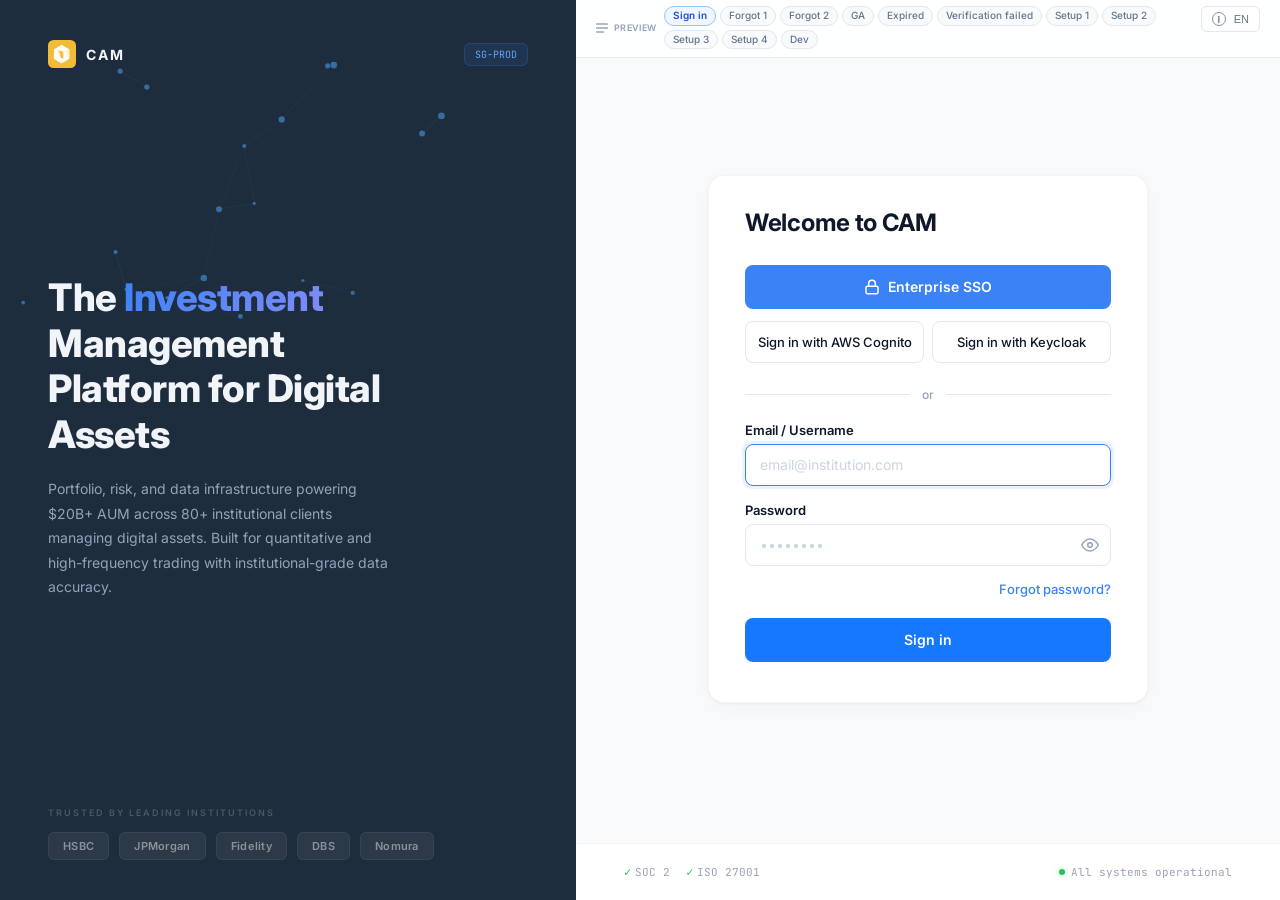
<file: demo/version-a.html>
<!DOCTYPE html>
<html lang="en">
<head>
  <meta charset="UTF-8">
  <meta name="viewport" content="width=device-width, initial-scale=1.0">
  <title>CAM Login — Plan 1 · Static demo (all screens)</title>
  <link rel="preconnect" href="https://fonts.googleapis.com">
  <link href="https://fonts.googleapis.com/css2?family=Inter:wght@400;500;600;700;800&family=JetBrains+Mono:wght@400;500&display=swap" rel="stylesheet">
  <style>
    *, *::before, *::after { margin: 0; padding: 0; box-sizing: border-box; }

    :root {
      --brand-bg: #1e2d3d;
      --brand-accent: #3b82f6;
      --brand-accent-light: #60a5fa;
      --form-bg: #f8fafc;
      --card-bg: #ffffff;
      --text-primary: #0f172a;
      --text-secondary: #64748b;
      --text-muted: #94a3b8;
      --border: #e2e8f0;
      --border-focus: #3b82f6;
      --radius-sm: 8px;
      --primary-blue: #1677ff;
      --cam-icon-logo-gold: url("data:image/svg+xml,%3Csvg%20width%3D%2228%22%20height%3D%2228%22%20viewBox%3D%220%200%2028%2028%22%20fill%3D%22none%22%20xmlns%3D%22http%3A%2F%2Fwww.w3.org%2F2000%2Fsvg%22%3E%20%3Crect%20width%3D%2228%22%20height%3D%2228%22%20rx%3D%225.5296%22%20fill%3D%22%23F1BC37%22%2F%3E%20%3Cg%20style%3D%22mix-blend-mode%3Aluminosity%22%3E%20%3Cpath%20fill-rule%3D%22evenodd%22%20clip-rule%3D%22evenodd%22%20d%3D%22M14.0615%204.97233C13.8275%204.83312%2013.5359%204.83417%2013.3029%204.97506L6.2082%209.26602C6.04259%209.36618%205.94141%209.54564%205.94141%209.73918V18.478C5.94141%2018.6716%206.04259%2018.851%206.2082%2018.9512L13.2876%2023.2329C13.5286%2023.3786%2013.8316%2023.3743%2014.0683%2023.2219L21.1678%2018.6502C21.3259%2018.5484%2021.4214%2018.3733%2021.4214%2018.1853V9.66607C21.4214%209.47111%2021.3187%209.29056%2021.1512%209.19087L14.0615%204.97233ZM10.2876%2012.141L12.7609%2010.6452L15.2784%2012.141V19.0817L12.2424%2017.2597V13.2987L10.2876%2012.141Z%22%20fill%3D%22url%28%23paint0_linear_8697_2304%29%22%2F%3E%20%3Cmask%20id%3D%22mask0_8697_2304%22%20style%3D%22mask-type%3Aluminance%22%20maskUnits%3D%22userSpaceOnUse%22%20x%3D%225%22%20y%3D%224%22%20width%3D%2217%22%20height%3D%2220%22%3E%20%3Cpath%20fill-rule%3D%22evenodd%22%20clip-rule%3D%22evenodd%22%20d%3D%22M14.0615%204.97233C13.8275%204.83312%2013.5359%204.83417%2013.3029%204.97506L6.2082%209.26602C6.04259%209.36618%205.94141%209.54564%205.94141%209.73918V18.478C5.94141%2018.6716%206.04259%2018.851%206.2082%2018.9512L13.2876%2023.2329C13.5286%2023.3786%2013.8316%2023.3743%2014.0683%2023.2219L21.1678%2018.6502C21.3259%2018.5484%2021.4214%2018.3733%2021.4214%2018.1853V9.66607C21.4214%209.47111%2021.3187%209.29056%2021.1512%209.19087L14.0615%204.97233ZM10.2876%2012.141L12.7609%2010.6452L15.2784%2012.141V19.0817L12.2424%2017.2597V13.2987L10.2876%2012.141Z%22%20fill%3D%22white%22%2F%3E%20%3C%2Fmask%3E%20%3Cg%20mask%3D%22url%28%23mask0_8697_2304%29%22%3E%20%3Cpath%20fill-rule%3D%22evenodd%22%20clip-rule%3D%22evenodd%22%20d%3D%22M8.26172%208.00421L15.3068%2012.1543L18.3361%2010.9524L21.9205%209.53035L13.3663%204.01807L8.26172%208.00421Z%22%20fill%3D%22url%28%23paint1_linear_8697_2304%29%22%2F%3E%20%3Cpath%20fill-rule%3D%22evenodd%22%20clip-rule%3D%22evenodd%22%20d%3D%22M5.48828%2018.9135L12.2449%2017.2607L18.1566%2020.8339L13.3556%2024.8079L5.48828%2018.9135Z%22%20fill%3D%22url%28%23paint2_linear_8697_2304%29%22%2F%3E%20%3Cpath%20fill-rule%3D%22evenodd%22%20clip-rule%3D%22evenodd%22%20d%3D%22M15.2812%2012.1457V22.5895C15.2812%2022.5895%2021.8093%2021.0611%2022.325%2019.6039C22.8407%2018.1467%2023.2767%208.29883%2023.2767%208.29883L15.2812%2012.1457Z%22%20fill%3D%22url%28%23paint3_linear_8697_2304%29%22%2F%3E%20%3C%2Fg%3E%20%3C%2Fg%3E%20%3Cdefs%3E%20%3ClinearGradient%20id%3D%22paint0_linear_8697_2304%22%20x1%3D%2211.3772%22%20y1%3D%226.03192%22%20x2%3D%223.36429%22%20y2%3D%228.5616%22%20gradientUnits%3D%22userSpaceOnUse%22%3E%20%3Cstop%20stop-color%3D%22%23FFE398%22%2F%3E%20%3Cstop%20offset%3D%220.275018%22%20stop-color%3D%22%23FFF2CE%22%2F%3E%20%3Cstop%20offset%3D%220.557013%22%20stop-color%3D%22white%22%2F%3E%20%3Cstop%20offset%3D%221%22%20stop-color%3D%22white%22%2F%3E%20%3C%2FlinearGradient%3E%20%3ClinearGradient%20id%3D%22paint1_linear_8697_2304%22%20x1%3D%2221.1116%22%20y1%3D%2211.5847%22%20x2%3D%2220.6517%22%20y2%3D%224.5888%22%20gradientUnits%3D%22userSpaceOnUse%22%3E%20%3Cstop%20stop-color%3D%22%23FFEAB0%22%2F%3E%20%3Cstop%20offset%3D%220.28277%22%20stop-color%3D%22white%22%2F%3E%20%3Cstop%20offset%3D%221%22%20stop-color%3D%22white%22%2F%3E%20%3C%2FlinearGradient%3E%20%3ClinearGradient%20id%3D%22paint2_linear_8697_2304%22%20x1%3D%2219.397%22%20y1%3D%2219.156%22%20x2%3D%2213.321%22%20y2%3D%2211.94%22%20gradientUnits%3D%22userSpaceOnUse%22%3E%20%3Cstop%20stop-color%3D%22%23FFE59E%22%2F%3E%20%3Cstop%20offset%3D%220.262145%22%20stop-color%3D%22%23FFFDF9%22%2F%3E%20%3Cstop%20offset%3D%220.50842%22%20stop-color%3D%22white%22%2F%3E%20%3Cstop%20offset%3D%221%22%20stop-color%3D%22%23FFEBB6%22%2F%3E%20%3C%2FlinearGradient%3E%20%3ClinearGradient%20id%3D%22paint3_linear_8697_2304%22%20x1%3D%2217.3667%22%20y1%3D%222.61127%22%20x2%3D%225.85164%22%20y2%3D%229.18464%22%20gradientUnits%3D%22userSpaceOnUse%22%3E%20%3Cstop%20stop-color%3D%22%23FFE6A0%22%2F%3E%20%3Cstop%20offset%3D%220.481945%22%20stop-color%3D%22white%22%2F%3E%20%3Cstop%20offset%3D%221%22%20stop-color%3D%22white%22%2F%3E%20%3Cstop%20offset%3D%221%22%20stop-color%3D%22white%22%2F%3E%20%3C%2FlinearGradient%3E%20%3C%2Fdefs%3E%20%3C%2Fsvg%3E");
      --cam-icon-logo-navy: url("data:image/svg+xml,%3Csvg%20width%3D%2228%22%20height%3D%2228%22%20viewBox%3D%220%200%2028%2028%22%20fill%3D%22none%22%20xmlns%3D%22http%3A%2F%2Fwww.w3.org%2F2000%2Fsvg%22%3E%20%3Crect%20width%3D%2228%22%20height%3D%2228%22%20rx%3D%225.5296%22%20fill%3D%22%23091E42%22%2F%3E%20%3Cg%20style%3D%22mix-blend-mode%3Aluminosity%22%3E%20%3Cpath%20fill-rule%3D%22evenodd%22%20clip-rule%3D%22evenodd%22%20d%3D%22M14.06%204.97258C13.8261%204.83336%2013.5344%204.83441%2013.3015%204.97531L6.20673%209.26627C6.04113%209.36643%205.93994%209.54588%205.93994%209.73942V18.4783C5.93994%2018.6718%206.04113%2018.8513%206.20673%2018.9514L13.2861%2023.2331C13.5271%2023.3789%2013.8301%2023.3746%2014.0669%2023.2221L21.1664%2018.6504C21.3244%2018.5486%2021.4199%2018.3735%2021.4199%2018.1855V9.66631C21.4199%209.47135%2021.3173%209.2908%2021.1497%209.19111L14.06%204.97258ZM10.2862%2012.1412L12.7595%2010.6454L15.2769%2012.1412V19.0819L12.241%2017.2599V13.2989L10.2862%2012.1412Z%22%20fill%3D%22url%28%23paint0_linear_3375_722%29%22%2F%3E%20%3Cmask%20id%3D%22mask0_3375_722%22%20style%3D%22mask-type%3Aluminance%22%20maskUnits%3D%22userSpaceOnUse%22%20x%3D%225%22%20y%3D%224%22%20width%3D%2217%22%20height%3D%2220%22%3E%20%3Cpath%20fill-rule%3D%22evenodd%22%20clip-rule%3D%22evenodd%22%20d%3D%22M14.06%204.97258C13.8261%204.83336%2013.5344%204.83441%2013.3015%204.97531L6.20673%209.26627C6.04113%209.36643%205.93994%209.54588%205.93994%209.73942V18.4783C5.93994%2018.6718%206.04113%2018.8513%206.20673%2018.9514L13.2861%2023.2331C13.5271%2023.3789%2013.8301%2023.3746%2014.0669%2023.2221L21.1664%2018.6504C21.3244%2018.5486%2021.4199%2018.3735%2021.4199%2018.1855V9.66631C21.4199%209.47135%2021.3173%209.2908%2021.1497%209.19111L14.06%204.97258ZM10.2862%2012.1412L12.7595%2010.6454L15.2769%2012.1412V19.0819L12.241%2017.2599V13.2989L10.2862%2012.1412Z%22%20fill%3D%22white%22%2F%3E%20%3C%2Fmask%3E%20%3Cg%20mask%3D%22url%28%23mask0_3375_722%29%22%3E%20%3Cpath%20fill-rule%3D%22evenodd%22%20clip-rule%3D%22evenodd%22%20d%3D%22M8.25928%208.00445L15.3043%2012.1546L18.3337%2010.9527L21.9181%209.5306L13.3639%204.01831L8.25928%208.00445Z%22%20fill%3D%22url%28%23paint1_linear_3375_722%29%22%2F%3E%20%3Cpath%20fill-rule%3D%22evenodd%22%20clip-rule%3D%22evenodd%22%20d%3D%22M5.48779%2018.9138L12.2444%2017.261L18.1561%2020.8341L13.3551%2024.8081L5.48779%2018.9138Z%22%20fill%3D%22url%28%23paint2_linear_3375_722%29%22%2F%3E%20%3Cpath%20fill-rule%3D%22evenodd%22%20clip-rule%3D%22evenodd%22%20d%3D%22M15.2793%2012.1457V22.5895C15.2793%2022.5895%2021.8074%2021.0611%2022.3231%2019.6039C22.8388%2018.1467%2023.2747%208.29883%2023.2747%208.29883L15.2793%2012.1457Z%22%20fill%3D%22url%28%23paint3_linear_3375_722%29%22%2F%3E%20%3C%2Fg%3E%20%3C%2Fg%3E%20%3Cdefs%3E%20%3ClinearGradient%20id%3D%22paint0_linear_3375_722%22%20x1%3D%2211.3758%22%20y1%3D%226.03216%22%20x2%3D%223.36282%22%20y2%3D%228.56184%22%20gradientUnits%3D%22userSpaceOnUse%22%3E%20%3Cstop%20stop-color%3D%22%23FFE398%22%2F%3E%20%3Cstop%20offset%3D%220.275018%22%20stop-color%3D%22%23FFF2CE%22%2F%3E%20%3Cstop%20offset%3D%220.557013%22%20stop-color%3D%22white%22%2F%3E%20%3Cstop%20offset%3D%221%22%20stop-color%3D%22white%22%2F%3E%20%3C%2FlinearGradient%3E%20%3ClinearGradient%20id%3D%22paint1_linear_3375_722%22%20x1%3D%2221.1091%22%20y1%3D%2211.5849%22%20x2%3D%2220.6493%22%20y2%3D%224.58904%22%20gradientUnits%3D%22userSpaceOnUse%22%3E%20%3Cstop%20stop-color%3D%22%23FFEAB0%22%2F%3E%20%3Cstop%20offset%3D%220.28277%22%20stop-color%3D%22white%22%2F%3E%20%3Cstop%20offset%3D%221%22%20stop-color%3D%22white%22%2F%3E%20%3C%2FlinearGradient%3E%20%3ClinearGradient%20id%3D%22paint2_linear_3375_722%22%20x1%3D%2219.3966%22%20y1%3D%2219.1562%22%20x2%3D%2213.3206%22%20y2%3D%2211.9402%22%20gradientUnits%3D%22userSpaceOnUse%22%3E%20%3Cstop%20stop-color%3D%22%23FFE59E%22%2F%3E%20%3Cstop%20offset%3D%220.262145%22%20stop-color%3D%22%23FFFDF9%22%2F%3E%20%3Cstop%20offset%3D%220.50842%22%20stop-color%3D%22white%22%2F%3E%20%3Cstop%20offset%3D%221%22%20stop-color%3D%22%23FFEBB6%22%2F%3E%20%3C%2FlinearGradient%3E%20%3ClinearGradient%20id%3D%22paint3_linear_3375_722%22%20x1%3D%2217.3647%22%20y1%3D%222.61127%22%20x2%3D%225.84969%22%20y2%3D%229.18464%22%20gradientUnits%3D%22userSpaceOnUse%22%3E%20%3Cstop%20stop-color%3D%22%23FFE6A0%22%2F%3E%20%3Cstop%20offset%3D%220.481945%22%20stop-color%3D%22white%22%2F%3E%20%3Cstop%20offset%3D%221%22%20stop-color%3D%22white%22%2F%3E%20%3Cstop%20offset%3D%221%22%20stop-color%3D%22white%22%2F%3E%20%3C%2FlinearGradient%3E%20%3C%2Fdefs%3E%20%3C%2Fsvg%3E");
    }

    body {
      font-family: 'Inter', -apple-system, BlinkMacSystemFont, 'Segoe UI', sans-serif;
      min-height: 100vh;
      display: flex;
      background: var(--form-bg);
      -webkit-font-smoothing: antialiased;
    }

    /* ── 左侧品牌（方案 1：与 index.html 一致）── */
    .brand-panel {
      width: 45%;
      min-height: 100vh;
      background: var(--brand-bg);
      display: flex;
      flex-direction: column;
      justify-content: space-between;
      padding: 40px 48px;
      position: relative;
      overflow: hidden;
      flex-shrink: 0;
    }

    /* Node network canvas */
    .node-canvas {
      position: absolute;
      top: 60px;
      left: 0;
      right: 0;
      height: 300px;
      pointer-events: none;
    }

    .brand-top {
      position: relative;
      z-index: 2;
      display: flex;
      align-items: center;
      justify-content: space-between;
    }

    .brand-logo { display: flex; align-items: center; gap: 10px; }

    /* CAM 1Token logo — v-icon cam-1token-dark-logo / cam-1token-logo (embedded for CodePen) */
    .cam-logo-mark {
      display: inline-block;
      width: 28px;
      height: 28px;
      flex-shrink: 0;
      background: var(--cam-icon-logo-gold) center / contain no-repeat;
    }
    .cam-logo-mark--navy {
      background-image: var(--cam-icon-logo-navy);
    }
    .cam-logo-mark--sm {
      width: 26px;
      height: 26px;
    }
    .cam-logo-mark--md {
      width: 30px;
      height: 30px;
    }
    .cam-logo-mark--xl {
      width: 56px;
      height: 56px;
    }
    /* Demo: Preview rail — pure CSS “screens” glyph */
    .demo-rail__label {
      display: inline-flex;
      align-items: center;
      gap: 6px;
      font-size: 9px;
      font-weight: 600;
      color: #94a3b8;
      text-transform: uppercase;
      letter-spacing: 0.35px;
      margin-bottom: 0;
      line-height: 1.5;
      padding: 3px 0;
    }
    .demo-rail__label::before {
      content: '';
      width: 12px;
      height: 10px;
      flex-shrink: 0;
      opacity: 0.72;
      background:
        linear-gradient(currentColor, currentColor) 0 0 / 100% 2px no-repeat,
        linear-gradient(currentColor, currentColor) 0 4px / 100% 2px no-repeat,
        linear-gradient(currentColor, currentColor) 0 8px / 70% 2px no-repeat;
      color: #94a3b8;
      border-radius: 1px;
    }
    /* Demo: language — globe 伪元素（与 .lang-btn 组合，padding/gap 见下条同名规则） */
    .lang-btn--demo-icon::before {
      content: '';
      flex-shrink: 0;
      width: 14px;
      height: 14px;
      border: 1.5px solid currentColor;
      border-radius: 50%;
      opacity: 0.82;
      box-shadow: inset 0 0 0 1px rgba(255, 255, 255, 0.35);
      background:
        linear-gradient(currentColor, currentColor) center / 1.5px 58% no-repeat;
    }

    .logo-text {
      font-size: 14px;
      font-weight: 700;
      color: #f1f5f9;
      letter-spacing: 2px;
    }

    .region-badge {
      font-size: 10px;
      font-family: 'JetBrains Mono', monospace;
      color: var(--brand-accent-light);
      background: rgba(59, 130, 246, 0.1);
      border: 1px solid rgba(59, 130, 246, 0.2);
      border-radius: 6px;
      padding: 4px 10px;
    }

    .brand-center {
      position: relative;
      z-index: 2;
      flex: 1;
      display: flex;
      flex-direction: column;
      justify-content: center;
    }

    .brand-headline {
      font-size: 38px;
      font-weight: 800;
      color: #f1f5f9;
      line-height: 1.2;
      letter-spacing: -0.5px;
      margin-bottom: 20px;
    }

    .brand-headline em {
      font-style: normal;
      background: linear-gradient(135deg, var(--brand-accent) 0%, #818cf8 100%);
      -webkit-background-clip: text;
      -webkit-text-fill-color: transparent;
      background-clip: text;
    }

    .brand-desc {
      font-size: 14px;
      color: #94a3b8;
      line-height: 1.75;
      max-width: 340px;
    }

    /* Logo wall */
    .logo-wall {
      position: relative;
      z-index: 2;
      margin-top: auto;
    }

    .logo-wall-label {
      font-size: 9px;
      font-weight: 600;
      color: rgba(255, 255, 255, 0.2);
      text-transform: uppercase;
      letter-spacing: 2px;
      margin-bottom: 14px;
    }

    .logo-wall-items {
      display: flex;
      gap: 10px;
      flex-wrap: wrap;
    }

    .logo-chip {
      font-size: 11px;
      font-weight: 600;
      color: rgba(255, 255, 255, 0.45);
      background: rgba(255, 255, 255, 0.06);
      border: 1px solid rgba(255, 255, 255, 0.06);
      border-radius: 6px;
      padding: 6px 14px;
      letter-spacing: 0.3px;
    }

    /* Compliance footer */
    .form-footer {
      flex-shrink: 0;
      display: flex;
      align-items: center;
      justify-content: space-between;
      padding: 20px 48px;
      border-top: 1px solid #f3f4f6;
      background: #fff;
    }

    .compliance-badges {
      display: flex;
      gap: 16px;
      align-items: center;
    }

    .compliance-item {
      font-size: 11px;
      font-family: 'SF Mono', 'JetBrains Mono', monospace;
      color: #9ca3af;
      display: flex;
      align-items: center;
      gap: 4px;
    }

    .compliance-check {
      color: #22c55e;
      font-size: 12px;
    }

    .operational {
      display: flex;
      align-items: center;
      gap: 6px;
      font-size: 11px;
      font-family: 'SF Mono', 'JetBrains Mono', monospace;
      color: #9ca3af;
    }

    .op-dot {
      width: 6px;
      height: 6px;
      border-radius: 50%;
      background: #22c55e;
      box-shadow: 0 0 6px rgba(34, 197, 94, 0.4);
    }

    /* ── 右侧表单区 ── */
    .form-panel {
      flex: 1;
      min-height: 100vh;
      display: flex;
      flex-direction: column;
      background: var(--form-bg);
      position: relative;
      overflow-y: auto;
    }

    /* Dev：Preview顶栏固定，仅表单内容区滚动 */
    body.layout-dev-scene {
      height: 100vh;
      overflow: hidden;
    }
    body.layout-dev-scene .mobile-header {
      flex-shrink: 0;
    }
    body.layout-dev-scene .form-panel {
      overflow: hidden;
      min-height: 0;
    }
    body.layout-dev-scene .form-center {
      flex: 1;
      min-height: 0;
      overflow-y: auto;
      -webkit-overflow-scrolling: touch;
      flex-direction: column;
      align-items: center;
      justify-content: flex-start;
      padding-top: 20px;
      padding-bottom: 32px;
    }

    .form-topbar {
      padding: 6px 20px 8px;
      background: rgba(255, 255, 255, 0.92);
      border-bottom: 1px solid #e8edf2;
      flex-shrink: 0;
    }

    .form-topbar__inner {
      display: flex;
      align-items: flex-start;
      justify-content: space-between;
      gap: 10px 14px;
      flex-wrap: wrap;
    }

    .form-topbar .demo-rail {
      flex: 1;
      min-width: 0;
      margin: 0;
      padding: 0;
      border: none;
      display: flex;
      flex-wrap: wrap;
      align-items: center;
      gap: 6px 8px;
    }

    .lang-btn {
      font-size: 11px;
      font-weight: 500;
      color: var(--text-secondary);
      background: white;
      border: 1px solid var(--border);
      border-radius: 6px;
      padding: 4px 8px;
      cursor: pointer;
      display: flex;
      align-items: center;
      gap: 4px;
      flex-shrink: 0;
    }
    .lang-btn.lang-btn--demo-icon {
      padding: 5px 10px;
      gap: 8px;
    }

    .form-center {
      flex: 1;
      display: flex;
      align-items: center;
      justify-content: center;
      padding: 0 48px 24px;
    }

    .form-card {
      width: 100%;
      max-width: 440px;
      background: var(--card-bg);
      border-radius: 16px;
      padding: 32px 36px 40px;
      box-shadow:
        0 1px 3px rgba(0,0,0,0.04),
        0 6px 24px rgba(0,0,0,0.03);
      border: 1px solid rgba(0,0,0,0.04);
      transition: max-width 0.2s ease;
    }

    /* 内部 Dev：加宽容器，长文案与合规说明更易读 */
    .form-card.form-card--dev {
      max-width: 720px;
      padding: 32px 40px 40px;
    }

    /* 首次改密：略加宽以完整展示四步 */
    .form-card.form-card--init {
      max-width: 520px;
    }

    /* 演示切换条：默认紧凑；顶栏内由 .form-topbar .demo-rail 再排成横排 */
    .demo-rail {
      margin-bottom: 0;
      padding-bottom: 0;
      border-bottom: none;
    }

    .demo-rail__chips {
      display: flex;
      flex-wrap: wrap;
      gap: 4px;
      max-width: 100%;
      flex: 1;
      min-width: 140px;
    }

    /* 首次Sign in四步：与忘记密码相同的 fp-steps，标签允许换行以免撑破卡片 */
    .fp-steps--init4 .fp-step__label {
      white-space: normal;
      text-align: center;
      max-width: 92px;
      line-height: 1.3;
      font-size: 11px;
    }

    .fp-steps--init4 .fp-step__line {
      margin-left: 2px;
      margin-right: 2px;
    }

    /* InitLoginInfo · 绑定 GA 步骤（与 v3 一致，二维码为占位区） */
    .init-ga-section { margin-bottom: 20px; }

    .init-ga-step-title {
      display: flex;
      align-items: center;
      gap: 7px;
      font-size: 13px;
      font-weight: 600;
      color: #0f172a;
      margin-bottom: 7px;
    }

    .init-ga-step-num {
      display: inline-flex;
      align-items: center;
      justify-content: center;
      width: 18px;
      height: 18px;
      border-radius: 50%;
      background: #e8f4ff;
      color: #1677ff;
      font-size: 10px;
      font-weight: 700;
      flex-shrink: 0;
    }

    .init-ga-body {
      font-size: 12.5px;
      color: #6b7280;
      line-height: 1.6;
      margin-bottom: 8px;
    }

    .init-ga-store-btns {
      display: flex;
      gap: 8px;
      flex-wrap: wrap;
    }

    .init-ga-store-btn {
      display: inline-flex;
      align-items: center;
      justify-content: center;
      height: 40px;
      padding: 0 16px;
      font-size: 13px;
      font-weight: 600;
      border-radius: 6px;
      text-decoration: none;
      font-family: inherit;
      cursor: pointer;
      border: none;
    }

    .init-ga-store-btn--primary {
      background: #1677ff;
      color: #fff;
    }

    .init-ga-store-btn--primary:hover { background: #4096ff; }

    .init-ga-store-btn--success {
      background: #52c41a;
      color: #fff;
    }

    .init-ga-store-btn--success:hover { background: #73d13d; }

    .init-ga-warn-box {
      background: #fffbeb;
      border: 1px solid #fde68a;
      border-radius: 8px;
      padding: 12px 14px;
      margin-bottom: 8px;
    }

    .init-ga-warn-header {
      display: flex;
      align-items: center;
      gap: 7px;
      margin-bottom: 7px;
    }

    .init-ga-warn-dot {
      width: 8px;
      height: 8px;
      border-radius: 50%;
      background: #f59e0b;
      flex-shrink: 0;
    }

    .init-ga-warn-title {
      font-size: 12.5px;
      font-weight: 600;
      color: #92400e;
    }

    .init-ga-warn-body {
      font-size: 12px;
      color: #78350f;
      line-height: 1.6;
    }

    .init-ga-qr-row {
      display: flex;
      gap: 14px;
      align-items: flex-start;
      margin-top: 8px;
    }

    .init-ga-qr-placeholder {
      position: relative;
      width: 88px;
      height: 88px;
      flex-shrink: 0;
      background: #fafafa;
      border: 1px dashed #d9d9d9;
      border-radius: 8px;
      display: flex;
      align-items: center;
      justify-content: center;
      text-align: center;
      font-size: 11px;
      color: #9ca3af;
      line-height: 1.35;
      padding: 8px;
      box-sizing: border-box;
    }

    .init-ga-qr-right { flex: 1; min-width: 0; }

    .init-ga-secret-label {
      font-size: 11px;
      color: #9ca3af;
      margin-bottom: 5px;
    }

    .init-ga-secret-box {
      background: #f8f9fa;
      border: 1px solid #e8e8e8;
      border-radius: 6px;
      padding: 0 4px 0 10px;
      font-size: 11.5px;
      font-family: ui-monospace, 'JetBrains Mono', monospace;
      color: #374151;
      display: flex;
      align-items: center;
      min-height: 40px;
      gap: 6px;
    }

    .init-ga-secret-text {
      flex: 1;
      word-break: break-all;
      line-height: 1.4;
      padding: 6px 0;
    }

    .init-ga-copy-btn {
      flex-shrink: 0;
      height: 40px;
      padding: 0 10px;
      background: none;
      border: none;
      font-size: 12px;
      font-weight: 600;
      color: #1677ff;
      cursor: pointer;
      font-family: inherit;
    }

    .init-ga-copy-btn:hover { color: #4096ff; }

    .init-ga-field-label {
      font-size: 14px;
      font-weight: 600;
      color: #374151;
      margin-bottom: 6px;
      display: block;
    }

    .init-ga-next {
      width: 100%;
      height: 40px;
      margin-top: 4px;
      background: #1677ff;
      border: none;
      border-radius: 6px;
      color: #fff;
      font-size: 14px;
      font-weight: 600;
      font-family: inherit;
      cursor: pointer;
    }

    .init-ga-next:hover { background: #4096ff; }

    /* Dev：连体Email + 后缀 */
    .email-row-dev {
      display: flex;
      align-items: stretch;
      gap: 0;
    }

    .email-row-dev .field-input-email {
      flex: 1;
      border-radius: 6px 0 0 6px;
      border-right: none;
    }

    .email-row-dev select.field-input-suffix {
      width: 200px;
      max-width: 42%;
      flex-shrink: 0;
      height: 42px;
      border-radius: 0 6px 6px 0;
      background: #f9fafb;
      cursor: pointer;
      appearance: auto;
    }

    .dev-info-box {
      background: #eff6ff;
      border: 1px solid #bfdbfe;
      border-radius: 8px;
      padding: 10px 14px;
      display: flex;
      align-items: flex-start;
      gap: 8px;
      font-size: 12.5px;
      color: #1e40af;
      line-height: 1.6;
      margin-top: 8px;
    }

    .dev-info-dot {
      width: 8px;
      height: 8px;
      border-radius: 50%;
      background: #1677ff;
      flex-shrink: 0;
      margin-top: 4px;
    }

    .dev-warn-box {
      background: #fffbeb;
      border: 1px solid #fde68a;
      border-radius: 8px;
      padding: 12px 14px;
      margin-top: 12px;
    }

    .dev-warn-header {
      display: flex;
      align-items: center;
      gap: 7px;
      margin-bottom: 7px;
    }

    .dev-warn-dot {
      width: 8px;
      height: 8px;
      border-radius: 50%;
      background: #f59e0b;
      flex-shrink: 0;
    }

    .dev-warn-title {
      font-size: 12.5px;
      font-weight: 600;
      color: #92400e;
    }

    .dev-warn-body {
      font-size: 12px;
      color: #78350f;
      line-height: 1.6;
      margin-bottom: 4px;
    }

    .dev-warn-list {
      margin: 4px 0 4px 16px;
      padding: 0;
      font-size: 11.5px;
      color: #78350f;
      line-height: 1.7;
    }

    .dev-warn-list li { margin-bottom: 4px; }

    .dev-warn-list strong {
      font-weight: 600;
      color: #92400e;
    }

    .dev-warn-danger {
      font-size: 12px;
      font-weight: 600;
      color: #b45309;
      margin-top: 8px;
    }

    .demo-chip {
      font-size: 10px;
      font-weight: 500;
      color: #64748b;
      background: #f8fafc;
      border: 1px solid #e2e8f0;
      border-radius: 999px;
      padding: 2px 8px;
      line-height: 1.35;
      cursor: pointer;
      font-family: inherit;
      transition: border-color 0.12s, background 0.12s, color 0.12s;
    }

    .demo-chip:hover {
      border-color: #cbd5e1;
      color: var(--text-primary);
      background: #f1f5f9;
    }

    .demo-chip.is-active {
      background: #eff6ff;
      border-color: #93c5fd;
      color: #1d4ed8;
      font-weight: 600;
    }

    .scene { display: none; }
    .scene.is-visible { display: block; }

    .form-title {
      font-size: 24px;
      font-weight: 700;
      color: var(--text-primary);
      margin-bottom: 28px;
      letter-spacing: -0.3px;
    }

    .form-sub {
      font-size: 13px;
      color: var(--text-secondary);
      margin: -18px 0 22px;
      line-height: 1.55;
    }

    /* SSO */
    .sso-primary {
      width: 100%;
      height: 44px;
      background: var(--brand-accent);
      border: none;
      border-radius: var(--radius-sm);
      color: #fff;
      font-size: 14px;
      font-weight: 600;
      font-family: inherit;
      cursor: pointer;
      display: flex;
      align-items: center;
      justify-content: center;
      gap: 8px;
      margin-bottom: 12px;
    }

    .sso-primary:hover { background: #2563eb; }

    .sso-row { display: flex; gap: 8px; margin-bottom: 0; }

    .sso-secondary {
      flex: 1;
      height: 42px;
      background: #fff;
      border: 1px solid var(--border);
      border-radius: var(--radius-sm);
      color: var(--text-primary);
      font-size: 13px;
      font-weight: 500;
      font-family: inherit;
      cursor: pointer;
      display: flex;
      align-items: center;
      justify-content: center;
      gap: 8px;
    }

    .sso-secondary:hover {
      background: #f8fafc;
      border-color: #cbd5e1;
    }

    .divider {
      display: flex;
      align-items: center;
      gap: 12px;
      margin: 24px 0 20px;
    }

    .divider::before, .divider::after {
      content: '';
      flex: 1;
      height: 1px;
      background: var(--border);
    }

    .divider span {
      font-size: 12px;
      color: var(--text-muted);
      font-weight: 500;
    }

    .field-group { margin-bottom: 16px; }

    .field-label {
      font-size: 13px;
      font-weight: 600;
      color: var(--text-primary);
      margin-bottom: 6px;
      display: block;
    }

    .field-input {
      width: 100%;
      height: 42px;
      border: 1px solid var(--border);
      border-radius: var(--radius-sm);
      padding: 0 14px;
      font-size: 14px;
      font-family: inherit;
      color: var(--text-primary);
      background: #fff;
      outline: none;
    }

    .field-input:focus {
      border-color: var(--border-focus);
      box-shadow: 0 0 0 3px rgba(59, 130, 246, 0.1);
    }

    .field-input::placeholder { color: #cbd5e1; }

    .password-field { position: relative; }
    .password-field .field-input { padding-right: 44px; }

    .eye-toggle {
      position: absolute;
      right: 4px;
      top: 50%;
      transform: translateY(-50%);
      width: 34px;
      height: 34px;
      background: none;
      border: none;
      border-radius: 6px;
      cursor: pointer;
      color: var(--text-muted);
      display: flex;
      align-items: center;
      justify-content: center;
    }

    .eye-toggle:hover { background: #f1f5f9; color: var(--text-secondary); }

    .forgot-row {
      text-align: right;
      margin-bottom: 20px;
      margin-top: -4px;
    }

    .forgot-link {
      font-size: 13px;
      font-weight: 500;
      color: var(--brand-accent);
      background: none;
      border: none;
      cursor: pointer;
      font-family: inherit;
    }

    .submit-btn {
      width: 100%;
      height: 44px;
      background: #1677ff;
      border: none;
      border-radius: var(--radius-sm);
      color: #fff;
      font-size: 14px;
      font-weight: 600;
      font-family: inherit;
      cursor: pointer;
      transition: all 0.2s;
    }

    .submit-btn:hover { background: #4096ff; box-shadow: 0 4px 16px rgba(22, 119, 255, 0.25); }

    /* 忘记密码步骤条 */
    .fp-steps {
      display: flex;
      align-items: center;
      margin-bottom: 28px;
    }

    .fp-step {
      display: flex;
      flex-direction: column;
      align-items: center;
      gap: 4px;
    }

    .fp-step__dot {
      width: 30px;
      height: 30px;
      border-radius: 50%;
      border: 2px solid #e8e8e8;
      background: #fff;
      display: flex;
      align-items: center;
      justify-content: center;
      font-size: 12px;
      font-weight: 700;
      color: #bfbfbf;
    }

    .fp-step.active .fp-step__dot {
      border-color: var(--primary-blue);
      color: var(--primary-blue);
    }

    .fp-step.done .fp-step__dot {
      background: var(--primary-blue);
      border-color: var(--primary-blue);
      color: #fff;
      font-size: 14px;
    }

    .fp-step.done .fp-step__dot svg {
      display: block;
    }

    .fp-step__label {
      font-size: 12px;
      color: #bfbfbf;
      font-weight: 500;
      white-space: nowrap;
    }

    .fp-step.active .fp-step__label {
      color: var(--primary-blue);
      font-weight: 600;
    }

    .fp-step.done .fp-step__label { color: var(--primary-blue); }

    .fp-step__line {
      flex: 1;
      height: 1px;
      background: #e8e8e8;
      margin: 0 8px 14px;
    }

    .fp-step__line.done { background: var(--primary-blue); }

    .fp-sent {
      text-align: center;
      padding: 8px 0;
    }

    .fp-sent__icon {
      width: 56px;
      height: 56px;
      border-radius: 50%;
      background: #eff6ff;
      border: 2px solid #bfdbfe;
      display: flex;
      align-items: center;
      justify-content: center;
      margin: 0 auto 14px;
      color: var(--primary-blue);
    }

    .fp-email {
      font-size: 14px;
      font-weight: 600;
      color: var(--text-primary);
      margin-top: 8px;
    }

    .back-row {
      display: flex;
      align-items: center;
      justify-content: center;
      gap: 4px;
      margin-top: 24px;
      font-size: 13px;
      color: var(--text-secondary);
      cursor: pointer;
    }

    .back-row:hover { color: var(--primary-blue); }

    /* Token 错误 */
    .token-error {
      text-align: center;
      padding: 16px 0 8px;
    }

    .token-error__icon {
      margin-bottom: 12px;
      display: flex;
      justify-content: center;
    }

    .token-error__icon--warn { color: #f59e0b; }
    .token-error__icon--err { color: #ef4444; }

    /* Dev 表单行 */
    .email-row {
      display: flex;
      gap: 8px;
      align-items: flex-start;
    }

    .email-row .field-input { flex: 1; }

    select.field-input {
      max-width: 140px;
      cursor: pointer;
    }

    .code-row {
      display: flex;
      gap: 8px;
    }

    .code-row .field-input { flex: 1; }

    .send-code-btn {
      height: 42px;
      padding: 0 16px;
      background: var(--primary-blue);
      color: #fff;
      border: none;
      border-radius: var(--radius-sm);
      font-size: 13px;
      font-weight: 600;
      cursor: pointer;
      white-space: nowrap;
    }

    textarea.field-input {
      height: auto;
      min-height: 88px;
      padding: 10px 14px;
      resize: vertical;
    }

    /* 移动端顶栏 */
    .mobile-header {
      display: none;
      background: var(--brand-bg);
      padding: 20px 24px 24px;
      position: relative;
      overflow: hidden;
    }

    .mobile-header .orb-1 {
      width: 200px;
      height: 200px;
      top: -60px;
      right: -30px;
      left: auto;
      filter: blur(50px);
    }

    .mobile-top {
      display: flex;
      align-items: center;
      justify-content: space-between;
      margin-bottom: 20px;
      position: relative;
      z-index: 2;
    }

    .mobile-logo {
      display: flex;
      align-items: center;
      gap: 8px;
    }

    .mobile-logo .cam-logo-mark {
      width: 26px;
      height: 26px;
    }

    .mobile-logo-text {
      font-size: 12px;
      font-weight: 700;
      color: #f1f5f9;
      letter-spacing: 1.5px;
    }

    .mobile-lang {
      font-size: 11px;
      color: #94a3b8;
      background: rgba(255,255,255,0.06);
      border: 1px solid rgba(255,255,255,0.1);
      border-radius: 6px;
      padding: 4px 10px;
      cursor: pointer;
    }

    .mobile-title {
      font-size: 24px;
      font-weight: 800;
      color: #f1f5f9;
      position: relative;
      z-index: 2;
      letter-spacing: -0.3px;
    }

    .mobile-sub {
      font-size: 12px;
      color: #94a3b8;
      margin-top: 6px;
      position: relative;
      z-index: 2;
      line-height: 1.5;
    }

    @media (max-width: 768px) {
      body { flex-direction: column; }
      .brand-panel { display: none; }
      .mobile-header { display: block; }
      .form-topbar {
        padding: 12px 16px 14px;
      }
      .form-topbar__inner {
        flex-direction: column;
        align-items: stretch;
      }
      .lang-btn {
        align-self: flex-end;
      }
      .form-center {
        padding: 16px 20px 24px;
        align-items: flex-start;
      }
      .form-card {
        max-width: 100%;
        box-shadow: none;
        background: transparent;
        border: none;
        padding: 0;
        border-radius: 0;
      }
      .scene-title--desktop-only { display: none; }
      .scene-sub--desktop-only { display: none; }
      .sso-row { flex-direction: column; }
      .sso-secondary { flex: none; width: 100%; }
      .demo-rail__chips { gap: 3px; min-width: 0; }
      .demo-chip { font-size: 9.5px; padding: 2px 6px; }
      .demo-rail__label { font-size: 8.5px; }
      .fp-steps--init4 .fp-step__label { max-width: 64px; font-size: 10px; }
      .fp-steps--init4 .fp-step__line { margin-left: 0; margin-right: 0; }
    }

    @media (min-width: 1600px) {
      .brand-headline { font-size: 44px; }
      .brand-desc { font-size: 15px; max-width: 380px; }
      .form-card { padding: 44px 40px; }
      .form-card.form-card--dev { max-width: 760px; padding: 40px 48px 44px; }
      .form-card.form-card--init { max-width: 560px; }
    }
  </style>
</head>
<body>

  <div class="mobile-header">
    <div class="orb orb-1"></div>
    <div class="mobile-top">
      <div class="mobile-logo">
        <span class="cam-logo-mark" role="img" aria-label="CAM"></span>
        <span class="mobile-logo-text">CAM</span>
      </div>
      <button type="button" class="mobile-lang" title="Demo">EN</button>
    </div>
    <div class="mobile-title" id="mobileTitle">Welcome to CAM</div>
    <div class="mobile-sub" id="mobileSub" style="display:none"></div>
  </div>

  <div class="brand-panel">
    <div class="brand-top">
      <div class="brand-logo">
        <span class="cam-logo-mark" role="img" aria-label="CAM"></span>
        <span class="logo-text">CAM</span>
      </div>
      <div class="region-badge">SG-PROD</div>
    </div>

    <canvas class="node-canvas" id="nodeCanvas"></canvas>

    <div class="brand-center">
      <h1 class="brand-headline">
        The
        <em>Investment</em><br>
        Management<br>
        Platform for Digital<br>
        Assets
      </h1>
      <p class="brand-desc">
        Portfolio, risk, and data infrastructure powering $20B+ AUM across
        80+ institutional clients managing digital assets. Built for
        quantitative and high-frequency trading with institutional-grade
        data accuracy.
      </p>
    </div>

    <div class="logo-wall">
      <div class="logo-wall-label">Trusted by leading institutions</div>
      <div class="logo-wall-items">
        <span class="logo-chip">HSBC</span>
        <span class="logo-chip">JPMorgan</span>
        <span class="logo-chip">Fidelity</span>
        <span class="logo-chip">DBS</span>
        <span class="logo-chip">Nomura</span>
      </div>
    </div>
  </div>

  <div class="form-panel">
    <div class="form-topbar">
      <div class="form-topbar__inner">
        <div class="demo-rail">
          <span class="demo-rail__label">Preview</span>
          <div class="demo-rail__chips" role="tablist" aria-label="Screen preview — click to switch">
            <button type="button" class="demo-chip is-active" data-scene="login" role="tab" title="Main sign-in">Sign in</button>
            <button type="button" class="demo-chip" data-scene="forget1" role="tab" title="Forgot password · Step 1">Forgot 1</button>
            <button type="button" class="demo-chip" data-scene="forget2" role="tab" title="Forgot password · Step 2">Forgot 2</button>
            <button type="button" class="demo-chip" data-scene="ga" role="tab" title="Security / GA">GA</button>
            <button type="button" class="demo-chip" data-scene="token-expired" role="tab" title="Email link expired">Expired</button>
            <button type="button" class="demo-chip" data-scene="token-fail" role="tab" title="Verification failed">Verification failed</button>
            <button type="button" class="demo-chip" data-scene="first-login" role="tab" title="First login · Change password">Setup 1</button>
            <button type="button" class="demo-chip" data-scene="first-login-2" role="tab" title="First login · Bind GA">Setup 2</button>
            <button type="button" class="demo-chip" data-scene="first-login-3" role="tab" title="First login · YubiKey">Setup 3</button>
            <button type="button" class="demo-chip" data-scene="first-login-4" role="tab" title="First login · Done">Setup 4</button>
            <button type="button" class="demo-chip" data-scene="dev" role="tab" title="Internal Dev 2FA">Dev</button>
          </div>
        </div>
        <button type="button" class="lang-btn lang-btn--demo-icon" title="Demo">
          EN
        </button>
      </div>
    </div>

    <div class="form-center">
      <div class="form-card" id="demoFormCard">

        <!-- Main sign-in -->
        <div id="scene-login" class="scene is-visible" role="tabpanel">
          <h2 class="form-title scene-title--desktop-only">Welcome to CAM</h2>
          <button type="button" class="sso-primary">
            <svg width="16" height="16" viewBox="0 0 24 24" fill="none" stroke="currentColor" stroke-width="2.2"><rect x="3" y="11" width="18" height="11" rx="2"/><path d="M7 11V7a5 5 0 0 1 10 0v4"/></svg>
            Enterprise SSO
          </button>
          <div class="sso-row">
            <button type="button" class="sso-secondary">Sign in with AWS Cognito</button>
            <button type="button" class="sso-secondary">Sign in with Keycloak</button>
          </div>
          <div class="divider"><span>or</span></div>
          <form onsubmit="event.preventDefault();">
            <div class="field-group">
              <label class="field-label">Email / Username</label>
              <input class="field-input" type="text" placeholder="email@institution.com" autocomplete="username" autofocus>
            </div>
            <div class="field-group">
              <label class="field-label">Password</label>
              <div class="password-field">
                <input class="field-input" id="pwd-main" type="password" placeholder="••••••••" autocomplete="current-password">
                <button type="button" class="eye-toggle" onclick="togglePwd('pwd-main')" aria-label="Show password">
                  <svg width="18" height="18" viewBox="0 0 24 24" fill="none" stroke="currentColor" stroke-width="2"><path d="M1 12s4-8 11-8 11 8 11 8-4 8-11 8-11-8-11-8z"/><circle cx="12" cy="12" r="3"/></svg>
                </button>
              </div>
            </div>
            <div class="forgot-row">
              <button type="button" class="forgot-link">Forgot password?</button>
            </div>
            <button type="submit" class="submit-btn">Sign in</button>
          </form>
        </div>

        <!-- Forgot password · step 1 -->
        <div id="scene-forget1" class="scene" role="tabpanel">
          <div class="fp-steps">
            <div class="fp-step active">
              <div class="fp-step__dot">1</div>
              <span class="fp-step__label">Email / Username</span>
            </div>
            <div class="fp-step__line"></div>
            <div class="fp-step">
              <div class="fp-step__dot">2</div>
              <span class="fp-step__label">Check inbox</span>
            </div>
          </div>
          <h2 class="form-title scene-title--desktop-only" style="font-size:22px;margin-bottom:8px">Reset password</h2>
          <p class="form-sub scene-sub--desktop-only" style="margin-top:0">Enter your email or username and we'll send a verification email.</p>
          <div class="field-group">
            <label class="field-label">Email / Username</label>
            <input class="field-input" type="text" placeholder="">
          </div>
          <button type="button" class="submit-btn" style="background:var(--primary-blue)">Send verification email</button>
          <div class="back-row">← Back to sign in</div>
        </div>

        <!-- Forgot password · step 2 -->
        <div id="scene-forget2" class="scene" role="tabpanel">
          <div class="fp-steps">
            <div class="fp-step done">
              <div class="fp-step__dot"><svg width="14" height="14" viewBox="0 0 24 24" fill="none" stroke="currentColor" stroke-width="3"><path d="M20 6L9 17l-5-5"/></svg></div>
              <span class="fp-step__label">Email / Username</span>
            </div>
            <div class="fp-step__line done"></div>
            <div class="fp-step active">
              <div class="fp-step__dot">2</div>
              <span class="fp-step__label">Check inbox</span>
            </div>
          </div>
          <div class="fp-sent">
            <div class="fp-sent__icon">
              <svg width="28" height="28" viewBox="0 0 24 24" fill="none" stroke="currentColor" stroke-width="2"><path d="M4 4h16c1.1 0 2 .9 2 2v12c0 1.1-.9 2-2 2H4c-1.1 0-2-.9-2-2V6c0-1.1.9-2 2-2z"/><path d="M22 6l-10 7L2 6"/></svg>
            </div>
            <h2 class="form-title" style="font-size:20px;margin-bottom:12px;text-align:center">Check your inbox</h2>
            <p class="form-sub" style="text-align:center;margin:0 0 8px">Verification email sent to</p>
            <div class="fp-email">user@example.com</div>
          </div>
          <div class="back-row">← Back to sign in</div>
        </div>

        <!-- GA -->
        <div id="scene-ga" class="scene" role="tabpanel">
          <div class="back-row" style="justify-content:flex-start;margin-top:0;margin-bottom:16px;font-size:13px">← Back</div>
          <h2 class="form-title scene-title--desktop-only" style="font-size:22px;margin-bottom:8px">Security verification</h2>
          <p class="form-sub scene-sub--desktop-only" style="margin-top:0">Enter the 6-digit authenticator code</p>
          <div class="field-group">
            <label class="field-label">Authenticator code</label>
            <input class="field-input" type="text" inputmode="numeric" maxlength="6" placeholder="" autocomplete="one-time-code">
          </div>
          <button type="button" class="submit-btn" style="background:var(--primary-blue)">Confirm</button>
        </div>

        <!-- Token · link expired -->
        <div id="scene-token-expired" class="scene" role="tabpanel">
          <div class="token-error">
            <div class="token-error__icon token-error__icon--warn"><svg width="48" height="48" viewBox="0 0 24 24" fill="none" stroke="currentColor" stroke-width="1.5"><circle cx="12" cy="12" r="10"/><path d="M12 6v6l4 2"/></svg></div>
            <h2 class="form-title" style="font-size:20px;margin-bottom:12px">Link expired</h2>
            <p class="form-sub" style="text-align:center;margin:0">Please try again or contact the 1Token Customer Success team.</p>
          </div>
        </div>

        <!-- Token Verification failed -->
        <div id="scene-token-fail" class="scene" role="tabpanel">
          <div class="token-error">
            <div class="token-error__icon token-error__icon--err" aria-hidden="true">
              <svg width="48" height="48" viewBox="0 0 24 24" fill="none" stroke="currentColor" stroke-width="1.5"><circle cx="12" cy="12" r="10"/><path d="M12 8v4M12 16h.01"/></svg>
            </div>
            <h2 class="form-title" style="font-size:20px;margin-bottom:12px">Verification failed</h2>
            <p class="form-sub" style="text-align:center;margin:0">Please try again or contact the 1Token Customer Success team.</p>
          </div>
        </div>

        <!-- First login · change password (step 1 of 4) -->
        <div id="scene-first-login" class="scene" role="tabpanel">
          <div class="fp-steps fp-steps--init4" aria-label="First-login flow">
            <div class="fp-step active">
              <div class="fp-step__dot">1</div>
              <span class="fp-step__label">Change password</span>
            </div>
            <div class="fp-step__line"></div>
            <div class="fp-step">
              <div class="fp-step__dot">2</div>
              <span class="fp-step__label">Bind Google Authenticator</span>
            </div>
            <div class="fp-step__line"></div>
            <div class="fp-step">
              <div class="fp-step__dot">3</div>
              <span class="fp-step__label">Bind YubiKey</span>
            </div>
            <div class="fp-step__line"></div>
            <div class="fp-step">
              <div class="fp-step__dot">4</div>
              <span class="fp-step__label">All set</span>
            </div>
          </div>
          <h2 class="form-title scene-title--desktop-only" style="font-size:22px;margin-bottom:8px">Change password</h2>
          <p class="form-sub scene-sub--desktop-only" style="margin-top:0">First-time sign-in: change your initial password and bind Google Authenticator.</p>
          <div class="field-group">
            <label class="field-label">New password</label>
            <div class="password-field">
              <input class="field-input" id="pwd-new" type="password" placeholder="8–20 characters" autocomplete="new-password">
              <button type="button" class="eye-toggle" onclick="togglePwd('pwd-new')"><svg width="18" height="18" viewBox="0 0 24 24" fill="none" stroke="currentColor" stroke-width="2"><path d="M1 12s4-8 11-8 11 8 11 8-4 8-11 8-11-8-11-8z"/><circle cx="12" cy="12" r="3"/></svg></button>
            </div>
          </div>
          <div class="field-group">
            <label class="field-label">Confirm password</label>
            <div class="password-field">
              <input class="field-input" id="pwd-new2" type="password" placeholder="Confirm password" autocomplete="new-password">
              <button type="button" class="eye-toggle" onclick="togglePwd('pwd-new2')"><svg width="18" height="18" viewBox="0 0 24 24" fill="none" stroke="currentColor" stroke-width="2"><path d="M1 12s4-8 11-8 11 8 11 8-4 8-11 8-11-8-11-8z"/><circle cx="12" cy="12" r="3"/></svg></button>
            </div>
          </div>
          <button type="button" class="submit-btn" style="background:var(--primary-blue)">Next →</button>
        </div>

        <!-- First login · step 2 · bind GA (QR placeholder) -->
        <div id="scene-first-login-2" class="scene" role="tabpanel">
          <div class="fp-steps fp-steps--init4" aria-label="First-login flow">
            <div class="fp-step done">
              <div class="fp-step__dot"><svg width="14" height="14" viewBox="0 0 24 24" fill="none" stroke="currentColor" stroke-width="3"><path d="M20 6L9 17l-5-5"/></svg></div>
              <span class="fp-step__label">Change password</span>
            </div>
            <div class="fp-step__line done"></div>
            <div class="fp-step active">
              <div class="fp-step__dot">2</div>
              <span class="fp-step__label">Bind Google Authenticator</span>
            </div>
            <div class="fp-step__line"></div>
            <div class="fp-step">
              <div class="fp-step__dot">3</div>
              <span class="fp-step__label">Bind YubiKey</span>
            </div>
            <div class="fp-step__line"></div>
            <div class="fp-step">
              <div class="fp-step__dot">4</div>
              <span class="fp-step__label">All set</span>
            </div>
          </div>
          <h2 class="form-title scene-title--desktop-only" style="font-size:22px;margin-bottom:6px">Bind Google Authenticator</h2>
          <p class="form-sub scene-sub--desktop-only" style="margin-top:0;margin-bottom:18px">Open Google Authenticator and scan the QR code below or enter the secret key manually.</p>

          <div class="init-ga-section">
            <div class="init-ga-step-title">
              <span class="init-ga-step-num">1</span>
              Download an authenticator app
            </div>
            <div class="init-ga-body">
              On iOS, open the App Store and search for Authenticator to download.<br>
              On Android, use your app store or browser to find Google Authenticator. In some regions you may use Authy instead.
            </div>
            <div class="init-ga-store-btns">
              <a class="init-ga-store-btn init-ga-store-btn--primary" href="https://itunes.apple.com/us/app/google-authenticator/id388497605?mt=8" target="_blank" rel="noopener noreferrer">App Store</a>
              <a class="init-ga-store-btn init-ga-store-btn--success" href="https://play.google.com/store/apps/details?id=com.google.android.apps.authenticator2" target="_blank" rel="noopener noreferrer">Google Play</a>
            </div>
          </div>

          <div class="init-ga-section">
            <div class="init-ga-step-title">
              <span class="init-ga-step-num">2</span>
              Add the key in Authenticator and back it up
            </div>
            <div class="init-ga-body">Open Google Authenticator and scan the QR code below or enter the secret key manually.</div>
            <div class="init-ga-warn-box">
              <div class="init-ga-warn-header">
                <span class="init-ga-warn-dot"></span>
                <span class="init-ga-warn-title">Important: back up your secret key</span>
              </div>
              <div class="init-ga-warn-body">You need this key to recover Authenticator if you replace or lose your phone—save it before you finish binding.</div>
            </div>
            <div class="init-ga-qr-row">
              <div class="init-ga-qr-placeholder" aria-hidden="true">QR code<br>area<br><span style="font-size:10px;opacity:.85">(demo placeholder)</span></div>
              <div class="init-ga-qr-right">
                <div class="init-ga-secret-label">Secret key</div>
                <div class="init-ga-secret-box">
                  <span class="init-ga-secret-text" id="initGaSecretDemo">JBSWY3DPEHPK3PXP</span>
                  <button type="button" class="init-ga-copy-btn" onclick="navigator.clipboard.writeText(document.getElementById('initGaSecretDemo').textContent).catch(function(){})">Copy</button>
                </div>
              </div>
            </div>
          </div>

          <div class="init-ga-section">
            <div class="init-ga-step-title">
              <span class="init-ga-step-num">3</span>
              Enter the 6-digit code from Authenticator
            </div>
            <label class="init-ga-field-label" for="initGaCodeInput">Authenticator code</label>
            <input class="field-input" id="initGaCodeInput" type="text" inputmode="numeric" maxlength="6" placeholder="Authenticator code" autocomplete="one-time-code" style="margin-bottom:12px">
            <button type="button" class="init-ga-next">Next →</button>
          </div>
        </div>

        <!-- First login · step 3 · YubiKey -->
        <div id="scene-first-login-3" class="scene" role="tabpanel">
          <div class="fp-steps fp-steps--init4" aria-label="First-login flow">
            <div class="fp-step done">
              <div class="fp-step__dot"><svg width="14" height="14" viewBox="0 0 24 24" fill="none" stroke="currentColor" stroke-width="3"><path d="M20 6L9 17l-5-5"/></svg></div>
              <span class="fp-step__label">Change password</span>
            </div>
            <div class="fp-step__line done"></div>
            <div class="fp-step done">
              <div class="fp-step__dot"><svg width="14" height="14" viewBox="0 0 24 24" fill="none" stroke="currentColor" stroke-width="3"><path d="M20 6L9 17l-5-5"/></svg></div>
              <span class="fp-step__label">Bind Google Authenticator</span>
            </div>
            <div class="fp-step__line done"></div>
            <div class="fp-step active">
              <div class="fp-step__dot">3</div>
              <span class="fp-step__label">Bind YubiKey</span>
            </div>
            <div class="fp-step__line"></div>
            <div class="fp-step">
              <div class="fp-step__dot">4</div>
              <span class="fp-step__label">All set</span>
            </div>
          </div>
          <h2 class="form-title scene-title--desktop-only" style="font-size:22px;margin-bottom:8px">Bind YubiKey</h2>
          <p class="form-sub scene-sub--desktop-only" style="margin-top:0;margin-bottom:8px">Insert your security key into the USB port</p>
          <p class="form-sub" style="margin:0 0 20px;font-size:12px;color:#94a3b8;line-height:1.55">If your key has a flashing button, press it or touch the gold contact.</p>
          <button type="button" class="submit-btn" style="background:var(--primary-blue)">Next →</button>
        </div>

        <!-- First login · step 4 · done -->
        <div id="scene-first-login-4" class="scene" role="tabpanel">
          <div class="fp-steps fp-steps--init4" aria-label="First-login flow">
            <div class="fp-step done">
              <div class="fp-step__dot"><svg width="14" height="14" viewBox="0 0 24 24" fill="none" stroke="currentColor" stroke-width="3"><path d="M20 6L9 17l-5-5"/></svg></div>
              <span class="fp-step__label">Change password</span>
            </div>
            <div class="fp-step__line done"></div>
            <div class="fp-step done">
              <div class="fp-step__dot"><svg width="14" height="14" viewBox="0 0 24 24" fill="none" stroke="currentColor" stroke-width="3"><path d="M20 6L9 17l-5-5"/></svg></div>
              <span class="fp-step__label">Bind Google Authenticator</span>
            </div>
            <div class="fp-step__line done"></div>
            <div class="fp-step done">
              <div class="fp-step__dot"><svg width="14" height="14" viewBox="0 0 24 24" fill="none" stroke="currentColor" stroke-width="3"><path d="M20 6L9 17l-5-5"/></svg></div>
              <span class="fp-step__label">Bind YubiKey</span>
            </div>
            <div class="fp-step__line done"></div>
            <div class="fp-step active">
              <div class="fp-step__dot">4</div>
              <span class="fp-step__label">All set</span>
            </div>
          </div>
          <div class="fp-sent" style="padding-top:8px">
            <div class="fp-sent__icon">
              <svg width="28" height="28" viewBox="0 0 24 24" fill="none" stroke="currentColor" stroke-width="2.2"><path d="M20 6L9 17l-5-5"/></svg>
            </div>
            <h2 class="form-title scene-title--desktop-only" style="font-size:20px;margin-bottom:8px;text-align:center">All set</h2>
            <p class="form-sub scene-sub--desktop-only" style="margin:0;text-align:center">Welcome to CAM</p>
            <button type="button" class="submit-btn" style="background:var(--primary-blue);margin-top:24px">Enter CAM</button>
          </div>
        </div>

        <!-- Internal Dev 2FA (DevLoginVerify.vue structure) -->
        <div id="scene-dev" class="scene" role="tabpanel">
          <h2 class="form-title scene-title--desktop-only" style="font-size:22px;margin-bottom:8px">Two-factor sign-in (Dev)</h2>
          <p class="form-sub scene-sub--desktop-only" style="margin-top:0">Internal Dev Permission — verify your identity to proceed</p>
          <div class="field-group">
            <label class="field-label">Email</label>
            <div class="email-row-dev">
              <input class="field-input field-input-email" type="text" placeholder="Email" autocomplete="off">
              <select class="field-input field-input-suffix" title="Email domain">
                <option value="@1token.trade">@1token.trade</option>
                <option value="@1tokentech.com">@1tokentech.com</option>
              </select>
            </div>
          </div>
          <div class="field-group">
            <label class="field-label">Email verification code</label>
            <div class="code-row">
              <input class="field-input" type="text" inputmode="numeric" maxlength="6" placeholder="Email verification code" autocomplete="off">
              <button type="button" class="send-code-btn">Send code</button>
            </div>
          </div>
          <div class="field-group">
            <label class="field-label">Reason for access</label>
            <textarea class="field-input" placeholder="Reason for access" rows="3"></textarea>
          </div>
          <div class="field-group">
            <label class="field-label">Authenticator code</label>
            <input class="field-input" type="text" inputmode="numeric" maxlength="6" placeholder="Authenticator code" autocomplete="off">
          </div>
          <div class="dev-info-box">
            <span class="dev-info-dot"></span>
            <span>Enter the email code first, then the authenticator code, so the latter does not time out.</span>
          </div>
          <div class="dev-warn-box">
            <div class="dev-warn-header">
              <span class="dev-warn-dot"></span>
              <span class="dev-warn-title">Important: access policy</span>
            </div>
            <p class="dev-warn-body">We may have access to customer environments—follow professional standards and SOC2 requirements.</p>
            <p class="dev-warn-body">Principles:</p>
            <ul class="dev-warn-list">
              <li><strong>Least access:</strong> Sign in only when authorized and needed for specific work (e.g. debugging, routine checks).</li>
              <li><strong>Data minimization:</strong> Access only data directly needed to resolve the issue.</li>
              <li><strong>Accountability:</strong> All access is logged, monitored, and subject to audit.</li>
            </ul>
            <p class="dev-warn-danger">Do not browse or access data without a clear work purpose.</p>
          </div>
          <button type="button" class="submit-btn" style="background:var(--primary-blue);margin-top:20px">Confirm</button>
        </div>

      </div>
    </div>
    <div class="form-footer">
      <div class="compliance-badges">
        <span class="compliance-item"><span class="compliance-check">&#10003;</span> SOC 2</span>
        <span class="compliance-item"><span class="compliance-check">&#10003;</span> ISO 27001</span>
      </div>
      <div class="operational">
        <span class="op-dot"></span>
        All systems operational
      </div>
    </div>
  </div>

  <script>
    var SCENES = {
      login: { title: 'Welcome to CAM', sub: '' },
      forget1: { title: 'Reset password', sub: 'Enter your email or username and we will send a verification email.' },
      forget2: { title: 'Check your inbox', sub: '' },
      ga: { title: 'Security verification', sub: 'Enter the 6-digit authenticator code.' },
      'token-expired': { title: 'Link expired', sub: '' },
      'token-fail': { title: 'Verification failed', sub: '' },
      'first-login': { title: 'Change password', sub: 'First-time sign-in: change your initial password and bind Google Authenticator.' },
      'first-login-2': { title: 'Bind Google Authenticator', sub: 'Open Google Authenticator and scan the QR code or enter the secret key manually.' },
      'first-login-3': { title: 'Bind YubiKey', sub: 'Insert your security key into the USB port.' },
      'first-login-4': { title: 'All set', sub: 'Welcome to CAM' },
      dev: { title: 'Two-factor sign-in (Dev)', sub: 'Internal Dev access — verify your identity to proceed.' }
    };

    function showScene(id) {
      document.body.classList.toggle('layout-dev-scene', id === 'dev');

      document.querySelectorAll('.scene').forEach(function (el) {
        el.classList.remove('is-visible');
      });
      var panel = document.getElementById('scene-' + id);
      if (panel) panel.classList.add('is-visible');

      document.querySelectorAll('.demo-chip').forEach(function (btn) {
        btn.classList.toggle('is-active', btn.getAttribute('data-scene') === id);
      });

      var card = document.getElementById('demoFormCard');
      if (card) {
        card.classList.toggle('form-card--dev', id === 'dev');
        card.classList.toggle('form-card--init', id.indexOf('first-login') === 0);
      }

      var scrollHost = document.querySelector('.form-center');
      if (scrollHost) scrollHost.scrollTop = 0;

      var meta = SCENES[id] || SCENES.login;
      document.getElementById('mobileTitle').textContent = meta.title;
      var subEl = document.getElementById('mobileSub');
      if (meta.sub) {
        subEl.textContent = meta.sub;
        subEl.style.display = 'block';
      } else {
        subEl.textContent = '';
        subEl.style.display = 'none';
      }
    }

    document.querySelectorAll('.demo-chip').forEach(function (btn) {
      btn.addEventListener('click', function () {
        showScene(btn.getAttribute('data-scene'));
      });
    });

    function togglePwd(id) {
      var p = document.getElementById(id);
      if (!p) return;
      p.type = p.type === 'password' ? 'text' : 'password';
    }

    // ═══ Node Network Animation ═══
    ;(function () {
      const canvas = document.getElementById('nodeCanvas');
      if (!canvas) return;
      const ctx = canvas.getContext('2d');
      let W, H, nodes = [];

      function resize() {
        const rect = canvas.parentElement.getBoundingClientRect();
        W = canvas.width = rect.width;
        H = canvas.height = 260;
        canvas.style.width = W + 'px';
        canvas.style.height = H + 'px';
      }

      function createNodes() {
        nodes = [];
        const count = Math.floor((W * H) / 8000);
        for (let i = 0; i < count; i++) {
          nodes.push({
            x: Math.random() * W,
            y: Math.random() * H,
            vx: (Math.random() - 0.5) * 0.3,
            vy: (Math.random() - 0.5) * 0.3,
            r: Math.random() * 2 + 1.5
          });
        }
      }

      function draw() {
        ctx.clearRect(0, 0, W, H);
        const maxDist = 120;
        for (let i = 0; i < nodes.length; i++) {
          for (let j = i + 1; j < nodes.length; j++) {
            const dx = nodes[i].x - nodes[j].x;
            const dy = nodes[i].y - nodes[j].y;
            const dist = Math.sqrt(dx * dx + dy * dy);
            if (dist < maxDist) {
              const alpha = (1 - dist / maxDist) * 0.15;
              ctx.beginPath();
              ctx.moveTo(nodes[i].x, nodes[i].y);
              ctx.lineTo(nodes[j].x, nodes[j].y);
              ctx.strokeStyle = `rgba(77, 171, 255, ${alpha})`;
              ctx.lineWidth = 0.8;
              ctx.stroke();
            }
          }
        }
        for (const n of nodes) {
          ctx.beginPath();
          ctx.arc(n.x, n.y, n.r, 0, Math.PI * 2);
          ctx.fillStyle = 'rgba(77, 171, 255, 0.5)';
          ctx.fill();
          n.x += n.vx;
          n.y += n.vy;
          if (n.x < 0 || n.x > W) n.vx *= -1;
          if (n.y < 0 || n.y > H) n.vy *= -1;
        }
        requestAnimationFrame(draw);
      }

      resize();
      createNodes();
      draw();
      window.addEventListener('resize', () => { resize(); createNodes(); });
    })();
  </script>
</body>
</html>
</file>
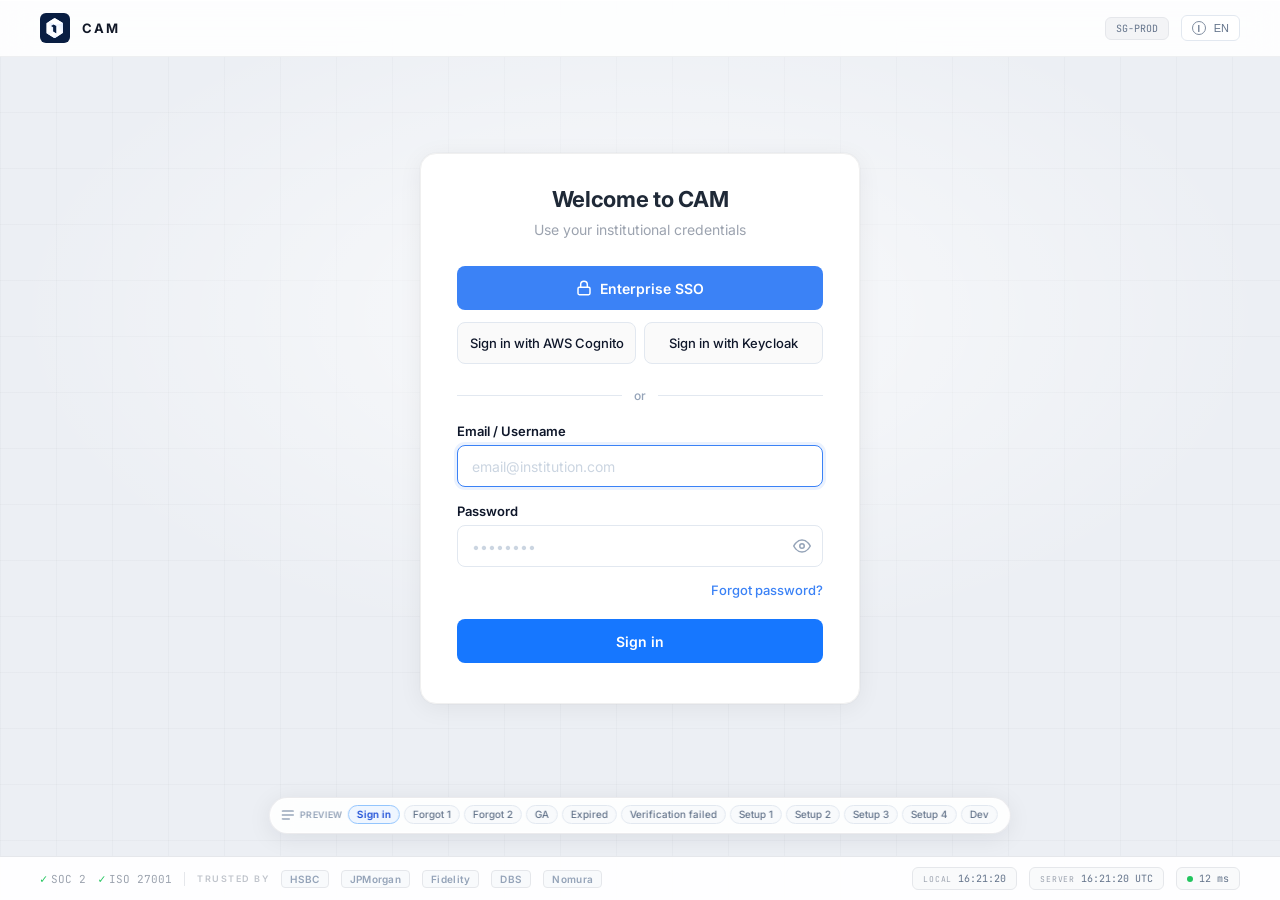
<file: demo/version-b.html>
<!DOCTYPE html>
<html lang="en">
<head>
  <meta charset="UTF-8">
  <meta name="viewport" content="width=device-width, initial-scale=1.0">
  <title>CAM Login — Plan 2 (Type C) · Static demo (all screens)</title>
  <link rel="preconnect" href="https://fonts.googleapis.com">
  <link href="https://fonts.googleapis.com/css2?family=Inter:wght@400;500;600;700;800&family=JetBrains+Mono:wght@400;500&display=swap" rel="stylesheet">
  <style>
    *, *::before, *::after { margin: 0; padding: 0; box-sizing: border-box; }

    :root {
      --brand-bg: #0a1628;
      --brand-accent: #3b82f6;
      --brand-accent-light: #60a5fa;
      --form-bg: #f8fafc;
      --card-bg: #ffffff;
      --text-primary: #0f172a;
      --text-secondary: #64748b;
      --text-muted: #94a3b8;
      --border: #e2e8f0;
      --border-focus: #3b82f6;
      --radius-sm: 8px;
      --primary-blue: #1677ff;
      --cam-icon-logo-gold: url("data:image/svg+xml,%3Csvg%20width%3D%2228%22%20height%3D%2228%22%20viewBox%3D%220%200%2028%2028%22%20fill%3D%22none%22%20xmlns%3D%22http%3A%2F%2Fwww.w3.org%2F2000%2Fsvg%22%3E%20%3Crect%20width%3D%2228%22%20height%3D%2228%22%20rx%3D%225.5296%22%20fill%3D%22%23F1BC37%22%2F%3E%20%3Cg%20style%3D%22mix-blend-mode%3Aluminosity%22%3E%20%3Cpath%20fill-rule%3D%22evenodd%22%20clip-rule%3D%22evenodd%22%20d%3D%22M14.0615%204.97233C13.8275%204.83312%2013.5359%204.83417%2013.3029%204.97506L6.2082%209.26602C6.04259%209.36618%205.94141%209.54564%205.94141%209.73918V18.478C5.94141%2018.6716%206.04259%2018.851%206.2082%2018.9512L13.2876%2023.2329C13.5286%2023.3786%2013.8316%2023.3743%2014.0683%2023.2219L21.1678%2018.6502C21.3259%2018.5484%2021.4214%2018.3733%2021.4214%2018.1853V9.66607C21.4214%209.47111%2021.3187%209.29056%2021.1512%209.19087L14.0615%204.97233ZM10.2876%2012.141L12.7609%2010.6452L15.2784%2012.141V19.0817L12.2424%2017.2597V13.2987L10.2876%2012.141Z%22%20fill%3D%22url%28%23paint0_linear_8697_2304%29%22%2F%3E%20%3Cmask%20id%3D%22mask0_8697_2304%22%20style%3D%22mask-type%3Aluminance%22%20maskUnits%3D%22userSpaceOnUse%22%20x%3D%225%22%20y%3D%224%22%20width%3D%2217%22%20height%3D%2220%22%3E%20%3Cpath%20fill-rule%3D%22evenodd%22%20clip-rule%3D%22evenodd%22%20d%3D%22M14.0615%204.97233C13.8275%204.83312%2013.5359%204.83417%2013.3029%204.97506L6.2082%209.26602C6.04259%209.36618%205.94141%209.54564%205.94141%209.73918V18.478C5.94141%2018.6716%206.04259%2018.851%206.2082%2018.9512L13.2876%2023.2329C13.5286%2023.3786%2013.8316%2023.3743%2014.0683%2023.2219L21.1678%2018.6502C21.3259%2018.5484%2021.4214%2018.3733%2021.4214%2018.1853V9.66607C21.4214%209.47111%2021.3187%209.29056%2021.1512%209.19087L14.0615%204.97233ZM10.2876%2012.141L12.7609%2010.6452L15.2784%2012.141V19.0817L12.2424%2017.2597V13.2987L10.2876%2012.141Z%22%20fill%3D%22white%22%2F%3E%20%3C%2Fmask%3E%20%3Cg%20mask%3D%22url%28%23mask0_8697_2304%29%22%3E%20%3Cpath%20fill-rule%3D%22evenodd%22%20clip-rule%3D%22evenodd%22%20d%3D%22M8.26172%208.00421L15.3068%2012.1543L18.3361%2010.9524L21.9205%209.53035L13.3663%204.01807L8.26172%208.00421Z%22%20fill%3D%22url%28%23paint1_linear_8697_2304%29%22%2F%3E%20%3Cpath%20fill-rule%3D%22evenodd%22%20clip-rule%3D%22evenodd%22%20d%3D%22M5.48828%2018.9135L12.2449%2017.2607L18.1566%2020.8339L13.3556%2024.8079L5.48828%2018.9135Z%22%20fill%3D%22url%28%23paint2_linear_8697_2304%29%22%2F%3E%20%3Cpath%20fill-rule%3D%22evenodd%22%20clip-rule%3D%22evenodd%22%20d%3D%22M15.2812%2012.1457V22.5895C15.2812%2022.5895%2021.8093%2021.0611%2022.325%2019.6039C22.8407%2018.1467%2023.2767%208.29883%2023.2767%208.29883L15.2812%2012.1457Z%22%20fill%3D%22url%28%23paint3_linear_8697_2304%29%22%2F%3E%20%3C%2Fg%3E%20%3C%2Fg%3E%20%3Cdefs%3E%20%3ClinearGradient%20id%3D%22paint0_linear_8697_2304%22%20x1%3D%2211.3772%22%20y1%3D%226.03192%22%20x2%3D%223.36429%22%20y2%3D%228.5616%22%20gradientUnits%3D%22userSpaceOnUse%22%3E%20%3Cstop%20stop-color%3D%22%23FFE398%22%2F%3E%20%3Cstop%20offset%3D%220.275018%22%20stop-color%3D%22%23FFF2CE%22%2F%3E%20%3Cstop%20offset%3D%220.557013%22%20stop-color%3D%22white%22%2F%3E%20%3Cstop%20offset%3D%221%22%20stop-color%3D%22white%22%2F%3E%20%3C%2FlinearGradient%3E%20%3ClinearGradient%20id%3D%22paint1_linear_8697_2304%22%20x1%3D%2221.1116%22%20y1%3D%2211.5847%22%20x2%3D%2220.6517%22%20y2%3D%224.5888%22%20gradientUnits%3D%22userSpaceOnUse%22%3E%20%3Cstop%20stop-color%3D%22%23FFEAB0%22%2F%3E%20%3Cstop%20offset%3D%220.28277%22%20stop-color%3D%22white%22%2F%3E%20%3Cstop%20offset%3D%221%22%20stop-color%3D%22white%22%2F%3E%20%3C%2FlinearGradient%3E%20%3ClinearGradient%20id%3D%22paint2_linear_8697_2304%22%20x1%3D%2219.397%22%20y1%3D%2219.156%22%20x2%3D%2213.321%22%20y2%3D%2211.94%22%20gradientUnits%3D%22userSpaceOnUse%22%3E%20%3Cstop%20stop-color%3D%22%23FFE59E%22%2F%3E%20%3Cstop%20offset%3D%220.262145%22%20stop-color%3D%22%23FFFDF9%22%2F%3E%20%3Cstop%20offset%3D%220.50842%22%20stop-color%3D%22white%22%2F%3E%20%3Cstop%20offset%3D%221%22%20stop-color%3D%22%23FFEBB6%22%2F%3E%20%3C%2FlinearGradient%3E%20%3ClinearGradient%20id%3D%22paint3_linear_8697_2304%22%20x1%3D%2217.3667%22%20y1%3D%222.61127%22%20x2%3D%225.85164%22%20y2%3D%229.18464%22%20gradientUnits%3D%22userSpaceOnUse%22%3E%20%3Cstop%20stop-color%3D%22%23FFE6A0%22%2F%3E%20%3Cstop%20offset%3D%220.481945%22%20stop-color%3D%22white%22%2F%3E%20%3Cstop%20offset%3D%221%22%20stop-color%3D%22white%22%2F%3E%20%3Cstop%20offset%3D%221%22%20stop-color%3D%22white%22%2F%3E%20%3C%2FlinearGradient%3E%20%3C%2Fdefs%3E%20%3C%2Fsvg%3E");
      --cam-icon-logo-navy: url("data:image/svg+xml,%3Csvg%20width%3D%2228%22%20height%3D%2228%22%20viewBox%3D%220%200%2028%2028%22%20fill%3D%22none%22%20xmlns%3D%22http%3A%2F%2Fwww.w3.org%2F2000%2Fsvg%22%3E%20%3Crect%20width%3D%2228%22%20height%3D%2228%22%20rx%3D%225.5296%22%20fill%3D%22%23091E42%22%2F%3E%20%3Cg%20style%3D%22mix-blend-mode%3Aluminosity%22%3E%20%3Cpath%20fill-rule%3D%22evenodd%22%20clip-rule%3D%22evenodd%22%20d%3D%22M14.06%204.97258C13.8261%204.83336%2013.5344%204.83441%2013.3015%204.97531L6.20673%209.26627C6.04113%209.36643%205.93994%209.54588%205.93994%209.73942V18.4783C5.93994%2018.6718%206.04113%2018.8513%206.20673%2018.9514L13.2861%2023.2331C13.5271%2023.3789%2013.8301%2023.3746%2014.0669%2023.2221L21.1664%2018.6504C21.3244%2018.5486%2021.4199%2018.3735%2021.4199%2018.1855V9.66631C21.4199%209.47135%2021.3173%209.2908%2021.1497%209.19111L14.06%204.97258ZM10.2862%2012.1412L12.7595%2010.6454L15.2769%2012.1412V19.0819L12.241%2017.2599V13.2989L10.2862%2012.1412Z%22%20fill%3D%22url%28%23paint0_linear_3375_722%29%22%2F%3E%20%3Cmask%20id%3D%22mask0_3375_722%22%20style%3D%22mask-type%3Aluminance%22%20maskUnits%3D%22userSpaceOnUse%22%20x%3D%225%22%20y%3D%224%22%20width%3D%2217%22%20height%3D%2220%22%3E%20%3Cpath%20fill-rule%3D%22evenodd%22%20clip-rule%3D%22evenodd%22%20d%3D%22M14.06%204.97258C13.8261%204.83336%2013.5344%204.83441%2013.3015%204.97531L6.20673%209.26627C6.04113%209.36643%205.93994%209.54588%205.93994%209.73942V18.4783C5.93994%2018.6718%206.04113%2018.8513%206.20673%2018.9514L13.2861%2023.2331C13.5271%2023.3789%2013.8301%2023.3746%2014.0669%2023.2221L21.1664%2018.6504C21.3244%2018.5486%2021.4199%2018.3735%2021.4199%2018.1855V9.66631C21.4199%209.47135%2021.3173%209.2908%2021.1497%209.19111L14.06%204.97258ZM10.2862%2012.1412L12.7595%2010.6454L15.2769%2012.1412V19.0819L12.241%2017.2599V13.2989L10.2862%2012.1412Z%22%20fill%3D%22white%22%2F%3E%20%3C%2Fmask%3E%20%3Cg%20mask%3D%22url%28%23mask0_3375_722%29%22%3E%20%3Cpath%20fill-rule%3D%22evenodd%22%20clip-rule%3D%22evenodd%22%20d%3D%22M8.25928%208.00445L15.3043%2012.1546L18.3337%2010.9527L21.9181%209.5306L13.3639%204.01831L8.25928%208.00445Z%22%20fill%3D%22url%28%23paint1_linear_3375_722%29%22%2F%3E%20%3Cpath%20fill-rule%3D%22evenodd%22%20clip-rule%3D%22evenodd%22%20d%3D%22M5.48779%2018.9138L12.2444%2017.261L18.1561%2020.8341L13.3551%2024.8081L5.48779%2018.9138Z%22%20fill%3D%22url%28%23paint2_linear_3375_722%29%22%2F%3E%20%3Cpath%20fill-rule%3D%22evenodd%22%20clip-rule%3D%22evenodd%22%20d%3D%22M15.2793%2012.1457V22.5895C15.2793%2022.5895%2021.8074%2021.0611%2022.3231%2019.6039C22.8388%2018.1467%2023.2747%208.29883%2023.2747%208.29883L15.2793%2012.1457Z%22%20fill%3D%22url%28%23paint3_linear_3375_722%29%22%2F%3E%20%3C%2Fg%3E%20%3C%2Fg%3E%20%3Cdefs%3E%20%3ClinearGradient%20id%3D%22paint0_linear_3375_722%22%20x1%3D%2211.3758%22%20y1%3D%226.03216%22%20x2%3D%223.36282%22%20y2%3D%228.56184%22%20gradientUnits%3D%22userSpaceOnUse%22%3E%20%3Cstop%20stop-color%3D%22%23FFE398%22%2F%3E%20%3Cstop%20offset%3D%220.275018%22%20stop-color%3D%22%23FFF2CE%22%2F%3E%20%3Cstop%20offset%3D%220.557013%22%20stop-color%3D%22white%22%2F%3E%20%3Cstop%20offset%3D%221%22%20stop-color%3D%22white%22%2F%3E%20%3C%2FlinearGradient%3E%20%3ClinearGradient%20id%3D%22paint1_linear_3375_722%22%20x1%3D%2221.1091%22%20y1%3D%2211.5849%22%20x2%3D%2220.6493%22%20y2%3D%224.58904%22%20gradientUnits%3D%22userSpaceOnUse%22%3E%20%3Cstop%20stop-color%3D%22%23FFEAB0%22%2F%3E%20%3Cstop%20offset%3D%220.28277%22%20stop-color%3D%22white%22%2F%3E%20%3Cstop%20offset%3D%221%22%20stop-color%3D%22white%22%2F%3E%20%3C%2FlinearGradient%3E%20%3ClinearGradient%20id%3D%22paint2_linear_3375_722%22%20x1%3D%2219.3966%22%20y1%3D%2219.1562%22%20x2%3D%2213.3206%22%20y2%3D%2211.9402%22%20gradientUnits%3D%22userSpaceOnUse%22%3E%20%3Cstop%20stop-color%3D%22%23FFE59E%22%2F%3E%20%3Cstop%20offset%3D%220.262145%22%20stop-color%3D%22%23FFFDF9%22%2F%3E%20%3Cstop%20offset%3D%220.50842%22%20stop-color%3D%22white%22%2F%3E%20%3Cstop%20offset%3D%221%22%20stop-color%3D%22%23FFEBB6%22%2F%3E%20%3C%2FlinearGradient%3E%20%3ClinearGradient%20id%3D%22paint3_linear_3375_722%22%20x1%3D%2217.3647%22%20y1%3D%222.61127%22%20x2%3D%225.84969%22%20y2%3D%229.18464%22%20gradientUnits%3D%22userSpaceOnUse%22%3E%20%3Cstop%20stop-color%3D%22%23FFE6A0%22%2F%3E%20%3Cstop%20offset%3D%220.481945%22%20stop-color%3D%22white%22%2F%3E%20%3Cstop%20offset%3D%221%22%20stop-color%3D%22white%22%2F%3E%20%3Cstop%20offset%3D%221%22%20stop-color%3D%22white%22%2F%3E%20%3C%2FlinearGradient%3E%20%3C%2Fdefs%3E%20%3C%2Fsvg%3E");
    }

    body {
      font-family: 'Inter', -apple-system, BlinkMacSystemFont, 'Segoe UI', sans-serif;
      min-height: 100vh;
      display: flex;
      background: var(--form-bg);
      -webkit-font-smoothing: antialiased;
    }

    /* ── 左侧品牌（方案 1：与 index.html 一致）── */
    .brand-panel {
      width: 45%;
      min-height: 100vh;
      background: var(--brand-bg);
      display: flex;
      flex-direction: column;
      justify-content: space-between;
      padding: 40px 48px;
      position: relative;
      overflow: hidden;
      flex-shrink: 0;
    }

    .grid-bg {
      position: absolute;
      inset: 0;
      opacity: 0.06;
      background-image:
        linear-gradient(rgba(59,130,246,0.5) 1px, transparent 1px),
        linear-gradient(90deg, rgba(59,130,246,0.5) 1px, transparent 1px);
      background-size: 60px 60px;
      mask-image: radial-gradient(ellipse 80% 70% at 50% 50%, black 30%, transparent 100%);
      -webkit-mask-image: radial-gradient(ellipse 80% 70% at 50% 50%, black 30%, transparent 100%);
      pointer-events: none;
    }

    .orb {
      position: absolute;
      border-radius: 50%;
      filter: blur(80px);
      pointer-events: none;
    }
    .orb-1 { width: 400px; height: 400px; background: rgba(59, 130, 246, 0.15); top: -100px; left: -80px; }
    .orb-2 { width: 300px; height: 300px; background: rgba(139, 92, 246, 0.1); bottom: -60px; right: -40px; }
    .orb-3 { width: 200px; height: 200px; background: rgba(6, 182, 212, 0.08); top: 40%; left: 60%; }

    .brand-top {
      position: relative;
      z-index: 2;
      display: flex;
      align-items: center;
      justify-content: space-between;
    }

    .brand-logo { display: flex; align-items: center; gap: 10px; }

    /* CAM 1Token logo — v-icon cam-1token-dark-logo / cam-1token-logo (embedded for CodePen) */
    .cam-logo-mark {
      display: inline-block;
      width: 28px;
      height: 28px;
      flex-shrink: 0;
      background: var(--cam-icon-logo-gold) center / contain no-repeat;
    }
    .cam-logo-mark--navy {
      background-image: var(--cam-icon-logo-navy);
    }
    .cam-logo-mark--sm {
      width: 26px;
      height: 26px;
    }
    .cam-logo-mark--md {
      width: 30px;
      height: 30px;
    }
    .cam-logo-mark--xl {
      width: 56px;
      height: 56px;
    }
    .demo-rail__label {
      display: inline-flex;
      align-items: center;
      gap: 6px;
      font-size: 9px;
      font-weight: 600;
      color: #94a3b8;
      text-transform: uppercase;
      letter-spacing: 0.35px;
      margin-bottom: 0;
      line-height: 1.5;
      padding: 3px 0;
    }
    .demo-rail__label::before {
      content: '';
      width: 12px;
      height: 10px;
      flex-shrink: 0;
      opacity: 0.72;
      background:
        linear-gradient(currentColor, currentColor) 0 0 / 100% 2px no-repeat,
        linear-gradient(currentColor, currentColor) 0 4px / 100% 2px no-repeat,
        linear-gradient(currentColor, currentColor) 0 8px / 70% 2px no-repeat;
      color: #94a3b8;
      border-radius: 1px;
    }
    .lang-btn--demo-icon::before {
      content: '';
      flex-shrink: 0;
      width: 14px;
      height: 14px;
      border: 1.5px solid currentColor;
      border-radius: 50%;
      opacity: 0.82;
      box-shadow: inset 0 0 0 1px rgba(255, 255, 255, 0.35);
      background:
        linear-gradient(currentColor, currentColor) center / 1.5px 58% no-repeat;
    }

    .logo-text {
      font-size: 14px;
      font-weight: 700;
      color: #f1f5f9;
      letter-spacing: 2px;
    }

    .region-badge {
      font-size: 10px;
      font-family: 'JetBrains Mono', monospace;
      color: var(--brand-accent-light);
      background: rgba(59, 130, 246, 0.1);
      border: 1px solid rgba(59, 130, 246, 0.2);
      border-radius: 6px;
      padding: 4px 10px;
    }

    .brand-center {
      position: relative;
      z-index: 2;
      flex: 1;
      display: flex;
      flex-direction: column;
      justify-content: center;
    }

    .brand-headline {
      font-size: 38px;
      font-weight: 800;
      color: #f1f5f9;
      line-height: 1.2;
      letter-spacing: -0.5px;
      margin-bottom: 20px;
    }

    .brand-headline em {
      font-style: normal;
      background: linear-gradient(135deg, var(--brand-accent) 0%, #818cf8 100%);
      -webkit-background-clip: text;
      -webkit-text-fill-color: transparent;
      background-clip: text;
    }

    .brand-desc {
      font-size: 14px;
      color: #94a3b8;
      line-height: 1.75;
      max-width: 340px;
    }

    .brand-bottom {
      position: relative;
      z-index: 2;
      display: flex;
      gap: 16px;
      align-items: center;
      flex-wrap: wrap;
    }

    .status-chip {
      display: flex;
      align-items: center;
      gap: 6px;
      font-size: 10px;
      font-family: 'JetBrains Mono', monospace;
      color: #64748b;
      background: rgba(255,255,255,0.04);
      border: 1px solid rgba(255,255,255,0.06);
      border-radius: 6px;
      padding: 4px 10px;
    }

    .status-chip .label {
      font-size: 8px;
      text-transform: uppercase;
      letter-spacing: 0.8px;
      color: #475569;
    }

    .ping-dot {
      width: 6px; height: 6px;
      border-radius: 50%;
      background: #22c55e;
    }

    /* ── 右侧表单区 ── */
    .form-panel {
      flex: 1;
      min-height: 100vh;
      display: flex;
      flex-direction: column;
      background: var(--form-bg);
      position: relative;
      overflow-y: auto;
    }

    /* Dev：Preview顶栏固定，仅表单内容区滚动 */
    body.layout-dev-scene {
      height: 100vh;
      overflow: hidden;
    }
    body.layout-dev-scene .mobile-header {
      flex-shrink: 0;
    }
    body.layout-dev-scene .form-panel {
      overflow: hidden;
      min-height: 0;
    }
    /* 长表单（Dev）：勿垂直居中，否则卡片上半截会滚出视口顶部，标题像被顶栏遮住 */
    body.layout-dev-scene .form-center {
      flex: 1;
      min-height: 0;
      overflow-y: auto;
      -webkit-overflow-scrolling: touch;
      flex-direction: column;
      align-items: center;
      justify-content: flex-start;
      padding-top: 20px;
      padding-bottom: 32px;
    }

    .form-topbar {
      padding: 6px 20px 8px;
      background: rgba(255, 255, 255, 0.92);
      border-bottom: 1px solid #e8edf2;
      flex-shrink: 0;
    }

    .form-topbar__inner {
      display: flex;
      align-items: flex-start;
      justify-content: space-between;
      gap: 10px 14px;
      flex-wrap: wrap;
    }

    .form-topbar .demo-rail {
      flex: 1;
      min-width: 0;
      margin: 0;
      padding: 0;
      border: none;
      display: flex;
      flex-wrap: wrap;
      align-items: center;
      gap: 6px 8px;
    }

    .lang-btn {
      font-size: 11px;
      font-weight: 500;
      color: var(--text-secondary);
      background: white;
      border: 1px solid var(--border);
      border-radius: 6px;
      padding: 4px 8px;
      cursor: pointer;
      display: flex;
      align-items: center;
      gap: 4px;
      flex-shrink: 0;
    }
    .lang-btn.lang-btn--demo-icon {
      padding: 5px 10px;
      gap: 8px;
    }

    .form-center {
      flex: 1;
      display: flex;
      align-items: center;
      justify-content: center;
      padding: 0 48px 24px;
    }

    .form-card {
      width: 100%;
      max-width: 440px;
      background: var(--card-bg);
      border-radius: 16px;
      padding: 32px 36px 40px;
      box-shadow:
        0 1px 3px rgba(0,0,0,0.04),
        0 6px 24px rgba(0,0,0,0.03);
      border: 1px solid rgba(0,0,0,0.04);
      transition: max-width 0.2s ease;
    }

    /* 内部 Dev：加宽容器，长文案与合规说明更易读 */
    .form-card.form-card--dev {
      max-width: 720px;
      padding: 32px 40px 40px;
    }

    /* 首次改密：略加宽以完整展示四步 */
    .form-card.form-card--init {
      max-width: 520px;
    }

    /* Setup 2 · Bind GA：加宽 + 略压缩纵向，尽量避免整页滚动 */
    .form-card.form-card--init-ga {
      max-width: min(680px, calc(100vw - 40px));
      padding: 26px 32px 30px;
    }

    .form-card--init-ga .fp-steps--init4 {
      margin-bottom: 6px;
    }

    .form-card--init-ga .fp-steps--init4 .fp-step__label {
      max-width: 108px;
      font-size: 11px;
    }

    .form-card--init-ga .form-title.scene-title--desktop-only {
      margin-bottom: 4px !important;
    }

    .form-card--init-ga .form-sub.scene-sub--desktop-only {
      margin-bottom: 12px !important;
    }

    .form-card--init-ga .init-ga-section {
      margin-bottom: 14px;
    }

    .form-card--init-ga .init-ga-step-title {
      margin-bottom: 5px;
    }

    .form-card--init-ga .init-ga-body {
      margin-bottom: 6px;
      font-size: 12px;
      line-height: 1.5;
    }

    .form-card--init-ga .init-ga-store-btns {
      margin-bottom: 0;
    }

    .form-card--init-ga .init-ga-store-btn {
      height: 36px;
      font-size: 12px;
    }

    .form-card--init-ga .init-ga-warn-box {
      padding: 10px 12px;
      margin-bottom: 8px;
    }

    .form-card--init-ga .init-ga-qr-row {
      margin-top: 6px;
      gap: 12px;
    }

    .form-card--init-ga .init-ga-qr-placeholder {
      width: 80px;
      height: 80px;
      font-size: 10px;
      padding: 6px;
    }

    .form-card--init-ga .init-ga-secret-box {
      min-height: 36px;
    }

    .form-card--init-ga .init-ga-copy-btn {
      height: 36px;
    }

    /* 演示切换条：默认紧凑；顶栏内由 .form-topbar .demo-rail 再排成横排 */
    .demo-rail {
      margin-bottom: 0;
      padding-bottom: 0;
      border-bottom: none;
    }

    .demo-rail__chips {
      display: flex;
      flex-wrap: wrap;
      gap: 4px;
      max-width: 100%;
      flex: 1;
      min-width: 140px;
    }

    /* 首次Sign in四步：与忘记密码相同的 fp-steps，标签允许换行以免撑破卡片 */
    .fp-steps--init4 .fp-step__label {
      white-space: normal;
      text-align: center;
      max-width: 92px;
      line-height: 1.3;
      font-size: 11px;
    }

    .fp-steps--init4 .fp-step__line {
      margin-left: 2px;
      margin-right: 2px;
    }

    /* InitLoginInfo · 绑定 GA 步骤（与 v3 一致，二维码为占位区） */
    .init-ga-section { margin-bottom: 20px; }

    .init-ga-step-title {
      display: flex;
      align-items: center;
      gap: 7px;
      font-size: 13px;
      font-weight: 600;
      color: #0f172a;
      margin-bottom: 7px;
    }

    .init-ga-step-num {
      display: inline-flex;
      align-items: center;
      justify-content: center;
      width: 18px;
      height: 18px;
      border-radius: 50%;
      background: #e8f4ff;
      color: #1677ff;
      font-size: 10px;
      font-weight: 700;
      flex-shrink: 0;
    }

    .init-ga-body {
      font-size: 12.5px;
      color: #6b7280;
      line-height: 1.6;
      margin-bottom: 8px;
    }

    .init-ga-store-btns {
      display: flex;
      gap: 8px;
      flex-wrap: wrap;
    }

    .init-ga-store-btn {
      display: inline-flex;
      align-items: center;
      justify-content: center;
      height: 40px;
      padding: 0 16px;
      font-size: 13px;
      font-weight: 600;
      border-radius: 6px;
      text-decoration: none;
      font-family: inherit;
      cursor: pointer;
      border: none;
    }

    .init-ga-store-btn--primary {
      background: #1677ff;
      color: #fff;
    }

    .init-ga-store-btn--primary:hover { background: #4096ff; }

    .init-ga-store-btn--success {
      background: #52c41a;
      color: #fff;
    }

    .init-ga-store-btn--success:hover { background: #73d13d; }

    .init-ga-warn-box {
      background: #fffbeb;
      border: 1px solid #fde68a;
      border-radius: 8px;
      padding: 12px 14px;
      margin-bottom: 8px;
    }

    .init-ga-warn-header {
      display: flex;
      align-items: center;
      gap: 7px;
      margin-bottom: 7px;
    }

    .init-ga-warn-dot {
      width: 8px;
      height: 8px;
      border-radius: 50%;
      background: #f59e0b;
      flex-shrink: 0;
    }

    .init-ga-warn-title {
      font-size: 12.5px;
      font-weight: 600;
      color: #92400e;
    }

    .init-ga-warn-body {
      font-size: 12px;
      color: #78350f;
      line-height: 1.6;
    }

    .init-ga-qr-row {
      display: flex;
      gap: 14px;
      align-items: flex-start;
      margin-top: 8px;
    }

    .init-ga-qr-placeholder {
      position: relative;
      width: 88px;
      height: 88px;
      flex-shrink: 0;
      background: #fafafa;
      border: 1px dashed #d9d9d9;
      border-radius: 8px;
      display: flex;
      align-items: center;
      justify-content: center;
      text-align: center;
      font-size: 11px;
      color: #9ca3af;
      line-height: 1.35;
      padding: 8px;
      box-sizing: border-box;
    }

    .init-ga-qr-right { flex: 1; min-width: 0; }

    .init-ga-secret-label {
      font-size: 11px;
      color: #9ca3af;
      margin-bottom: 5px;
    }

    .init-ga-secret-box {
      background: #f8f9fa;
      border: 1px solid #e8e8e8;
      border-radius: 6px;
      padding: 0 4px 0 10px;
      font-size: 11.5px;
      font-family: ui-monospace, 'JetBrains Mono', monospace;
      color: #374151;
      display: flex;
      align-items: center;
      min-height: 40px;
      gap: 6px;
    }

    .init-ga-secret-text {
      flex: 1;
      word-break: break-all;
      line-height: 1.4;
      padding: 6px 0;
    }

    .init-ga-copy-btn {
      flex-shrink: 0;
      height: 40px;
      padding: 0 10px;
      background: none;
      border: none;
      font-size: 12px;
      font-weight: 600;
      color: #1677ff;
      cursor: pointer;
      font-family: inherit;
    }

    .init-ga-copy-btn:hover { color: #4096ff; }

    .init-ga-field-label {
      font-size: 14px;
      font-weight: 600;
      color: #374151;
      margin-bottom: 6px;
      display: block;
    }

    .init-ga-next {
      width: 100%;
      height: 40px;
      margin-top: 4px;
      background: #1677ff;
      border: none;
      border-radius: 6px;
      color: #fff;
      font-size: 14px;
      font-weight: 600;
      font-family: inherit;
      cursor: pointer;
    }

    .init-ga-next:hover { background: #4096ff; }

    /* Dev：连体Email + 后缀 */
    .email-row-dev {
      display: flex;
      align-items: stretch;
      gap: 0;
    }

    .email-row-dev .field-input-email {
      flex: 1;
      border-radius: 6px 0 0 6px;
      border-right: none;
    }

    .email-row-dev select.field-input-suffix {
      width: 200px;
      max-width: 42%;
      flex-shrink: 0;
      height: 42px;
      border-radius: 0 6px 6px 0;
      background: #f9fafb;
      cursor: pointer;
      appearance: auto;
    }

    .dev-info-box {
      background: #eff6ff;
      border: 1px solid #bfdbfe;
      border-radius: 8px;
      padding: 10px 14px;
      display: flex;
      align-items: flex-start;
      gap: 8px;
      font-size: 12.5px;
      color: #1e40af;
      line-height: 1.6;
      margin-top: 8px;
    }

    .dev-info-dot {
      width: 8px;
      height: 8px;
      border-radius: 50%;
      background: #1677ff;
      flex-shrink: 0;
      margin-top: 4px;
    }

    .dev-warn-box {
      background: #fffbeb;
      border: 1px solid #fde68a;
      border-radius: 8px;
      padding: 12px 14px;
      margin-top: 12px;
    }

    .dev-warn-header {
      display: flex;
      align-items: center;
      gap: 7px;
      margin-bottom: 7px;
    }

    .dev-warn-dot {
      width: 8px;
      height: 8px;
      border-radius: 50%;
      background: #f59e0b;
      flex-shrink: 0;
    }

    .dev-warn-title {
      font-size: 12.5px;
      font-weight: 600;
      color: #92400e;
    }

    .dev-warn-body {
      font-size: 12px;
      color: #78350f;
      line-height: 1.6;
      margin-bottom: 4px;
    }

    .dev-warn-list {
      margin: 4px 0 4px 16px;
      padding: 0;
      font-size: 11.5px;
      color: #78350f;
      line-height: 1.7;
    }

    .dev-warn-list li { margin-bottom: 4px; }

    .dev-warn-list strong {
      font-weight: 600;
      color: #92400e;
    }

    .dev-warn-danger {
      font-size: 12px;
      font-weight: 600;
      color: #b45309;
      margin-top: 8px;
    }

    .demo-chip {
      font-size: 10px;
      font-weight: 500;
      color: #64748b;
      background: #f8fafc;
      border: 1px solid #e2e8f0;
      border-radius: 999px;
      padding: 2px 8px;
      line-height: 1.35;
      cursor: pointer;
      font-family: inherit;
      transition: border-color 0.12s, background 0.12s, color 0.12s;
    }

    .demo-chip:hover {
      border-color: #cbd5e1;
      color: var(--text-primary);
      background: #f1f5f9;
    }

    .demo-chip.is-active {
      background: #eff6ff;
      border-color: #93c5fd;
      color: #1d4ed8;
      font-weight: 600;
    }

    .scene { display: none; }
    .scene.is-visible { display: block; }

    .form-title {
      font-size: 24px;
      font-weight: 700;
      color: var(--text-primary);
      margin-bottom: 28px;
      letter-spacing: -0.3px;
    }

    .form-sub {
      font-size: 13px;
      color: var(--text-secondary);
      margin: -18px 0 22px;
      line-height: 1.55;
    }

    /* SSO */
    .sso-primary {
      width: 100%;
      height: 44px;
      background: var(--brand-accent);
      border: none;
      border-radius: var(--radius-sm);
      color: #fff;
      font-size: 14px;
      font-weight: 600;
      font-family: inherit;
      cursor: pointer;
      display: flex;
      align-items: center;
      justify-content: center;
      gap: 8px;
      margin-bottom: 12px;
    }

    .sso-primary:hover { background: #2563eb; }

    .sso-row { display: flex; gap: 8px; margin-bottom: 0; }

    .sso-secondary {
      flex: 1;
      height: 42px;
      background: #fff;
      border: 1px solid var(--border);
      border-radius: var(--radius-sm);
      color: var(--text-primary);
      font-size: 13px;
      font-weight: 500;
      font-family: inherit;
      cursor: pointer;
      display: flex;
      align-items: center;
      justify-content: center;
      gap: 8px;
    }

    .sso-secondary:hover {
      background: #f8fafc;
      border-color: #cbd5e1;
    }

    .divider {
      display: flex;
      align-items: center;
      gap: 12px;
      margin: 24px 0 20px;
    }

    .divider::before, .divider::after {
      content: '';
      flex: 1;
      height: 1px;
      background: var(--border);
    }

    .divider span {
      font-size: 12px;
      color: var(--text-muted);
      font-weight: 500;
    }

    .field-group { margin-bottom: 16px; }

    .field-label {
      font-size: 13px;
      font-weight: 600;
      color: var(--text-primary);
      margin-bottom: 6px;
      display: block;
    }

    .field-input {
      width: 100%;
      height: 42px;
      border: 1px solid var(--border);
      border-radius: var(--radius-sm);
      padding: 0 14px;
      font-size: 14px;
      font-family: inherit;
      color: var(--text-primary);
      background: #fff;
      outline: none;
    }

    .field-input:focus {
      border-color: var(--border-focus);
      box-shadow: 0 0 0 3px rgba(59, 130, 246, 0.1);
    }

    .field-input::placeholder { color: #cbd5e1; }

    .password-field { position: relative; }
    .password-field .field-input { padding-right: 44px; }

    .eye-toggle {
      position: absolute;
      right: 4px;
      top: 50%;
      transform: translateY(-50%);
      width: 34px;
      height: 34px;
      background: none;
      border: none;
      border-radius: 6px;
      cursor: pointer;
      color: var(--text-muted);
      display: flex;
      align-items: center;
      justify-content: center;
    }

    .eye-toggle:hover { background: #f1f5f9; color: var(--text-secondary); }

    .forgot-row {
      text-align: right;
      margin-bottom: 20px;
      margin-top: -4px;
    }

    .forgot-link {
      font-size: 13px;
      font-weight: 500;
      color: var(--brand-accent);
      background: none;
      border: none;
      cursor: pointer;
      font-family: inherit;
    }

    .submit-btn {
      width: 100%;
      height: 44px;
      background: #1677ff;
      border: none;
      border-radius: var(--radius-sm);
      color: #fff;
      font-size: 14px;
      font-weight: 600;
      font-family: inherit;
      cursor: pointer;
      transition: all 0.2s;
    }

    .submit-btn:hover { background: #4096ff; box-shadow: 0 4px 16px rgba(22, 119, 255, 0.25); }

    /* 忘记密码步骤条 */
    .fp-steps {
      display: flex;
      align-items: center;
      margin-bottom: 28px;
    }

    .fp-step {
      display: flex;
      flex-direction: column;
      align-items: center;
      gap: 4px;
    }

    .fp-step__dot {
      width: 30px;
      height: 30px;
      border-radius: 50%;
      border: 2px solid #e8e8e8;
      background: #fff;
      display: flex;
      align-items: center;
      justify-content: center;
      font-size: 12px;
      font-weight: 700;
      color: #bfbfbf;
    }

    .fp-step.active .fp-step__dot {
      border-color: var(--primary-blue);
      color: var(--primary-blue);
    }

    .fp-step.done .fp-step__dot {
      background: var(--primary-blue);
      border-color: var(--primary-blue);
      color: #fff;
      font-size: 14px;
    }

    .fp-step.done .fp-step__dot svg {
      display: block;
    }

    .fp-step__label {
      font-size: 12px;
      color: #bfbfbf;
      font-weight: 500;
      white-space: nowrap;
    }

    .fp-step.active .fp-step__label {
      color: var(--primary-blue);
      font-weight: 600;
    }

    .fp-step.done .fp-step__label { color: var(--primary-blue); }

    .fp-step__line {
      flex: 1;
      height: 1px;
      background: #e8e8e8;
      margin: 0 8px 14px;
    }

    .fp-step__line.done { background: var(--primary-blue); }

    .fp-sent {
      text-align: center;
      padding: 8px 0;
    }

    .fp-sent__icon {
      width: 56px;
      height: 56px;
      border-radius: 50%;
      background: #eff6ff;
      border: 2px solid #bfdbfe;
      display: flex;
      align-items: center;
      justify-content: center;
      margin: 0 auto 14px;
      color: var(--primary-blue);
    }

    .fp-email {
      font-size: 14px;
      font-weight: 600;
      color: var(--text-primary);
      margin-top: 8px;
    }

    .back-row {
      display: flex;
      align-items: center;
      justify-content: center;
      gap: 4px;
      margin-top: 24px;
      font-size: 13px;
      color: var(--text-secondary);
      cursor: pointer;
    }

    .back-row:hover { color: var(--primary-blue); }

    /* Token 错误 */
    .token-error {
      text-align: center;
      padding: 16px 0 8px;
    }

    .token-error__icon {
      margin-bottom: 12px;
      display: flex;
      justify-content: center;
    }

    .token-error__icon--warn { color: #f59e0b; }
    .token-error__icon--err { color: #ef4444; }

    /* Dev 表单行 */
    .email-row {
      display: flex;
      gap: 8px;
      align-items: flex-start;
    }

    .email-row .field-input { flex: 1; }

    select.field-input {
      max-width: 140px;
      cursor: pointer;
    }

    .code-row {
      display: flex;
      gap: 8px;
    }

    .code-row .field-input { flex: 1; }

    .send-code-btn {
      height: 42px;
      padding: 0 16px;
      background: var(--primary-blue);
      color: #fff;
      border: none;
      border-radius: var(--radius-sm);
      font-size: 13px;
      font-weight: 600;
      cursor: pointer;
      white-space: nowrap;
    }

    textarea.field-input {
      height: auto;
      min-height: 88px;
      padding: 10px 14px;
      resize: vertical;
    }

    /* 移动端顶栏 */
    .mobile-header {
      display: none;
      background: var(--brand-bg);
      padding: 20px 24px 24px;
      position: relative;
      overflow: hidden;
    }

    .mobile-header .orb-1 {
      width: 200px;
      height: 200px;
      top: -60px;
      right: -30px;
      left: auto;
      filter: blur(50px);
    }

    .mobile-top {
      display: flex;
      align-items: center;
      justify-content: space-between;
      margin-bottom: 20px;
      position: relative;
      z-index: 2;
    }

    .mobile-logo {
      display: flex;
      align-items: center;
      gap: 8px;
    }

    .mobile-logo .cam-logo-mark {
      width: 26px;
      height: 26px;
    }

    .mobile-logo-text {
      font-size: 12px;
      font-weight: 700;
      color: #f1f5f9;
      letter-spacing: 1.5px;
    }

    .mobile-lang {
      font-size: 11px;
      color: #94a3b8;
      background: rgba(255,255,255,0.06);
      border: 1px solid rgba(255,255,255,0.1);
      border-radius: 6px;
      padding: 4px 10px;
      cursor: pointer;
    }

    .mobile-title {
      font-size: 24px;
      font-weight: 800;
      color: #f1f5f9;
      position: relative;
      z-index: 2;
      letter-spacing: -0.3px;
    }

    .mobile-sub {
      font-size: 12px;
      color: #94a3b8;
      margin-top: 6px;
      position: relative;
      z-index: 2;
      line-height: 1.5;
    }

    @media (max-width: 768px) {
      body { flex-direction: column; }
      .brand-panel { display: none; }
      .mobile-header { display: block; }
      .form-topbar {
        padding: 12px 16px 14px;
      }
      .form-topbar__inner {
        flex-direction: column;
        align-items: stretch;
      }
      .lang-btn {
        align-self: flex-end;
      }
      .form-center {
        padding: 32px 24px 32px;
        align-items: flex-start;
      }
      .form-card {
        max-width: 100%;
        box-shadow: none;
        background: transparent;
        border: none;
        padding: 0;
        border-radius: 0;
      }
      .form-title { margin-bottom: 32px; }
      .sso-primary { margin-bottom: 16px; }
      .sso-row { margin-bottom: 4px; }
      .divider { margin: 28px 0 24px; }
      .field-group { margin-bottom: 20px; }
      .scene-title--desktop-only { display: none; }
      .scene-sub--desktop-only { display: none; }
      .sso-row { flex-direction: column; }
      .sso-secondary { flex: none; width: 100%; }
      .demo-rail__chips { gap: 3px; min-width: 0; }
      .demo-chip { font-size: 9.5px; padding: 2px 6px; }
      .demo-rail__label { font-size: 8.5px; }
      .fp-steps--init4 .fp-step__label { max-width: 64px; font-size: 10px; }
      .fp-steps--init4 .fp-step__line { margin-left: 0; margin-right: 0; }
    }

    @media (min-width: 1600px) {
      .brand-headline { font-size: 44px; }
      .brand-desc { font-size: 15px; max-width: 380px; }
      .form-card { padding: 44px 40px; }
      .form-card.form-card--dev { max-width: 760px; padding: 40px 48px 44px; }
      .form-card.form-card--init { max-width: 560px; }
      .form-card.form-card--init-ga {
        max-width: min(720px, calc(100vw - 48px));
        padding: 28px 36px 32px;
      }
    }

    /* ═══ Plan 2 (Type C): full-page grid, top bar, centered card, footer strip ═══ */
    body.plan2 {
      flex-direction: column;
      min-height: 100vh;
      background: #eceff4;
      position: relative;
    }

    .plan2 .b-page-bg {
      position: fixed;
      inset: 0;
      z-index: 0;
      pointer-events: none;
      background-color: #eceff4;
      background-image:
        radial-gradient(ellipse 85% 65% at 50% 35%, rgba(255, 255, 255, 0.72) 0%, transparent 58%),
        linear-gradient(rgba(15, 23, 42, 0.022) 1px, transparent 1px),
        linear-gradient(90deg, rgba(15, 23, 42, 0.022) 1px, transparent 1px);
      background-size: auto, 56px 56px, 56px 56px;
      background-position: center, 0 0, 0 0;
    }

    .plan2 .mobile-header,
    .plan2 .b-desktop-header,
    .plan2 .form-panel,
    .plan2 .b-footer {
      position: relative;
      z-index: 1;
    }

    .plan2 .b-desktop-header {
      display: none;
      flex-shrink: 0;
      background: rgba(255, 255, 255, 0.88);
      border-bottom: 1px solid rgba(15, 23, 42, 0.06);
      box-shadow: 0 1px 0 rgba(255, 255, 255, 0.8) inset;
      backdrop-filter: blur(14px);
      -webkit-backdrop-filter: blur(14px);
    }

    .plan2 .b-desktop-header__inner {
      max-width: 1280px;
      margin: 0 auto;
      padding: 0 clamp(20px, 4vw, 40px);
      min-height: 56px;
      display: flex;
      align-items: center;
      justify-content: space-between;
      gap: 20px;
      box-sizing: border-box;
    }

    .plan2 .b-desktop-brand {
      display: flex;
      align-items: center;
      gap: 12px;
      min-width: 0;
    }

    .plan2 .b-desktop-header .cam-logo-mark {
      width: 30px;
      height: 30px;
    }

    .plan2 .b-desktop-brand__text {
      font-size: 13px;
      font-weight: 700;
      color: #111827;
      letter-spacing: 0.14em;
      line-height: 1;
      white-space: nowrap;
    }

    .plan2 .b-desktop-header__meta {
      display: flex;
      align-items: center;
      gap: 12px;
    }

    .plan2 .region-badge--light {
      color: #64748b;
      background: #f3f4f6;
      border: 1px solid #e5e7eb;
    }

    .plan2 .form-panel {
      flex: 1;
      min-height: 0;
      background: transparent;
    }

    /* Preview: fixed dock — does not shift vertical centering of the form */
    .plan2 .plan2-preview-dock {
      position: fixed;
      left: 50%;
      bottom: calc(12px + env(safe-area-inset-bottom, 0px));
      transform: translateX(-50%);
      z-index: 50;
      width: max-content;
      max-width: min(960px, calc(100vw - 24px));
      margin: 0;
      padding: 7px 12px 8px;
      border-radius: 999px;
      border: 1px solid rgba(15, 23, 42, 0.08);
      background: rgba(255, 255, 255, 0.9);
      box-shadow:
        0 4px 24px rgba(15, 23, 42, 0.08),
        0 0 0 1px rgba(255, 255, 255, 0.6) inset;
      backdrop-filter: blur(12px);
      -webkit-backdrop-filter: blur(12px);
      flex-shrink: 0;
    }

    .plan2 .plan2-preview-dock .form-topbar__inner {
      justify-content: center;
      align-items: center;
      flex-wrap: nowrap;
      gap: 8px;
    }

    .plan2 .plan2-preview-dock .demo-rail {
      flex: 0 1 auto;
      flex-wrap: nowrap;
      align-items: center;
      gap: 6px;
      min-width: 0;
      max-width: 100%;
    }

    .plan2 .plan2-preview-dock .demo-rail__label {
      flex-shrink: 0;
      margin-bottom: 0;
      padding: 2px 0;
      color: #94a3b8;
    }

    .plan2 .plan2-preview-dock .demo-rail__chips {
      flex-wrap: nowrap;
      overflow-x: auto;
      overflow-y: hidden;
      gap: 4px;
      min-width: 0;
      max-width: min(820px, calc(100vw - 120px));
      padding-bottom: 1px;
      -webkit-overflow-scrolling: touch;
      scrollbar-width: none;
    }

    .plan2 .plan2-preview-dock .demo-rail__chips::-webkit-scrollbar {
      display: none;
    }

    .plan2 .form-center {
      /* 仅加大底边会让 flex 垂直居中在「内容盒」里偏上；上下留档对称，视觉才接近视口居中 */
      padding-top: 40px;
      padding-bottom: 96px;
      justify-content: center;
      align-items: center;
    }

    /* Setup 2 卡片更高：略加大上内边距，与底部 Preview 区视觉平衡 */
    body.plan2:not(.layout-dev-scene) .form-center:has(.form-card--init-ga) {
      padding-top: 48px;
      padding-bottom: 100px;
      justify-content: center;
      align-items: center;
      flex-direction: row;
    }

    body.layout-dev-scene.plan2 .b-desktop-header,
    body.layout-dev-scene.plan2 .b-footer {
      flex-shrink: 0;
    }

    body.layout-dev-scene.plan2 .form-panel {
      flex: 1;
      min-height: 0;
    }

    body.layout-dev-scene.plan2 .form-center {
      padding-top: 16px;
      padding-bottom: 108px;
    }

    .plan2 .b-footer {
      display: none;
      flex-shrink: 0;
      background: rgba(255, 255, 255, 0.94);
      border-top: 1px solid #e5e7eb;
      padding: 10px 20px;
    }

    .plan2 .b-footer__inner {
      max-width: 1200px;
      margin: 0 auto;
      display: flex;
      flex-wrap: wrap;
      gap: 12px;
      align-items: center;
      justify-content: space-between;
    }

    .plan2 .b-footer__left,
    .plan2 .b-footer__right {
      display: flex;
      align-items: center;
      gap: 12px;
      flex-wrap: wrap;
    }

    .plan2 .b-footer__sep {
      width: 1px;
      height: 14px;
      background: #e5e7eb;
    }

    .plan2 .compliance-item {
      font-size: 11px;
      font-family: 'SF Mono', 'JetBrains Mono', monospace;
      color: #9ca3af;
      display: flex;
      align-items: center;
      gap: 4px;
    }

    .plan2 .compliance-check {
      color: #22c55e;
      font-size: 12px;
    }

    .plan2 .trusted-label {
      font-size: 9px;
      font-weight: 600;
      color: #c0c4cc;
      text-transform: uppercase;
      letter-spacing: 1.5px;
    }

    .plan2 .trusted-chip {
      font-size: 10px;
      font-weight: 600;
      color: #94a3b8;
      background: #f8fafc;
      border: 1px solid #e5e7eb;
      border-radius: 4px;
      padding: 2px 8px;
      letter-spacing: 0.3px;
    }

    .plan2 .status-chip--light {
      color: #64748b;
      background: #f9fafb;
      border: 1px solid #e5e7eb;
    }

    .plan2 .status-chip--light .label {
      color: #9ca3af;
    }

    .plan2 .form-card {
      border: 1px solid #f0f0f0;
      box-shadow:
        0 4px 24px rgba(0, 0, 0, 0.06),
        0 0 0 1px rgba(0, 0, 0, 0.02);
    }

    .plan2 .sso-secondary {
      background: #fafafa;
    }

    .plan2-login-hero {
      text-align: center;
      margin-bottom: 26px;
    }

    .plan2-login-hero .cam-logo-mark--xl {
      margin: 0 auto 18px;
      box-shadow: 0 8px 24px rgba(15, 23, 42, 0.12);
      border-radius: 11px;
    }

    .plan2-login-hero__title {
      font-size: 22px;
      font-weight: 700;
      color: #1f2937;
      margin-bottom: 8px;
      letter-spacing: -0.3px;
    }

    .plan2-login-hero__sub {
      font-size: 14px;
      color: #9ca3af;
      line-height: 1.45;
    }

    .plan2-mobile-header {
      background: #ffffff;
      border-bottom: 1px solid #e5e7eb;
      padding: 16px 20px 18px;
    }

    .plan2-mobile-header .orb-1 {
      display: none;
    }

    .plan2 .plan2-mobile-header .mobile-logo-text {
      color: #1f2937;
    }

    .plan2 .plan2-mobile-header .mobile-title {
      color: #111827;
    }

    .plan2 .plan2-mobile-header .mobile-sub {
      color: #6b7280;
    }

    .plan2 .plan2-mobile-header .mobile-lang {
      color: #64748b;
      background: #f9fafb;
      border: 1px solid #e5e7eb;
    }

    @media (max-width: 768px) {
      .plan2 .plan2-preview-dock {
        left: 10px;
        right: 10px;
        transform: none;
        width: auto;
        max-width: none;
        border-radius: 14px;
        padding: 8px 10px 9px;
      }

      .plan2 .plan2-preview-dock .demo-rail__chips {
        max-width: 100%;
      }

      .plan2 .form-center {
        padding-top: 24px;
        padding-bottom: 104px;
      }

      body.plan2:not(.layout-dev-scene) .form-center:has(.form-card--init-ga) {
        align-items: center;
        justify-content: center;
        padding-top: 28px;
        padding-bottom: 112px;
      }
    }

    @media (min-width: 769px) {
      .plan2 .b-desktop-header {
        display: block;
      }

      .plan2 .b-footer {
        display: block;
      }

      .plan2 .plan2-preview-dock {
        bottom: calc(66px + env(safe-area-inset-bottom, 0px));
      }
    }
  </style>
</head>
<body class="plan2">

  <div class="b-page-bg" aria-hidden="true"></div>

  <div class="mobile-header plan2-mobile-header">
    <div class="mobile-top">
      <div class="mobile-logo">
        <span class="cam-logo-mark cam-logo-mark--navy" role="img" aria-label="CAM"></span>
        <span class="mobile-logo-text">CAM</span>
      </div>
      <button type="button" class="mobile-lang" title="Demo">EN</button>
    </div>
    <div class="mobile-title" id="mobileTitle">Welcome to CAM</div>
    <div class="mobile-sub" id="mobileSub" style="display:none"></div>
  </div>

  <header class="b-desktop-header" aria-label="Product header">
    <div class="b-desktop-header__inner">
      <div class="b-desktop-brand">
        <span class="cam-logo-mark cam-logo-mark--navy" role="img" aria-label="CAM"></span>
        <span class="b-desktop-brand__text">CAM</span>
      </div>
      <div class="b-desktop-header__meta">
        <span class="region-badge region-badge--light">SG-PROD</span>
        <button type="button" class="lang-btn lang-btn--demo-icon" title="Demo">
          EN
        </button>
      </div>
    </div>
  </header>

  <div class="form-panel">
    <div class="form-topbar plan2-preview-dock" role="region" aria-label="Demo screen preview">
      <div class="form-topbar__inner">
        <div class="demo-rail">
          <span class="demo-rail__label">Preview</span>
          <div class="demo-rail__chips" role="tablist" aria-label="Screen preview — click to switch">
            <button type="button" class="demo-chip is-active" data-scene="login" role="tab" title="Main sign-in">Sign in</button>
            <button type="button" class="demo-chip" data-scene="forget1" role="tab" title="Forgot password · Step 1">Forgot 1</button>
            <button type="button" class="demo-chip" data-scene="forget2" role="tab" title="Forgot password · Step 2">Forgot 2</button>
            <button type="button" class="demo-chip" data-scene="ga" role="tab" title="Security / GA">GA</button>
            <button type="button" class="demo-chip" data-scene="token-expired" role="tab" title="Email link expired">Expired</button>
            <button type="button" class="demo-chip" data-scene="token-fail" role="tab" title="Verification failed">Verification failed</button>
            <button type="button" class="demo-chip" data-scene="first-login" role="tab" title="First login · Change password">Setup 1</button>
            <button type="button" class="demo-chip" data-scene="first-login-2" role="tab" title="First login · Bind GA">Setup 2</button>
            <button type="button" class="demo-chip" data-scene="first-login-3" role="tab" title="First login · YubiKey">Setup 3</button>
            <button type="button" class="demo-chip" data-scene="first-login-4" role="tab" title="First login · Done">Setup 4</button>
            <button type="button" class="demo-chip" data-scene="dev" role="tab" title="Internal Dev 2FA">Dev</button>
          </div>
        </div>
      </div>
    </div>

    <div class="form-center">
      <div class="form-card" id="demoFormCard">

        <!-- Main sign-in -->
        <div id="scene-login" class="scene is-visible" role="tabpanel">
          <div class="plan2-login-hero scene-title--desktop-only">
            <h2 class="plan2-login-hero__title">Welcome to CAM</h2>
            <p class="plan2-login-hero__sub">Use your institutional credentials</p>
          </div>
          <button type="button" class="sso-primary">
            <svg width="16" height="16" viewBox="0 0 24 24" fill="none" stroke="currentColor" stroke-width="2.2"><rect x="3" y="11" width="18" height="11" rx="2"/><path d="M7 11V7a5 5 0 0 1 10 0v4"/></svg>
            Enterprise SSO
          </button>
          <div class="sso-row">
            <button type="button" class="sso-secondary">Sign in with AWS Cognito</button>
            <button type="button" class="sso-secondary">Sign in with Keycloak</button>
          </div>
          <div class="divider"><span>or</span></div>
          <form onsubmit="event.preventDefault();">
            <div class="field-group">
              <label class="field-label">Email / Username</label>
              <input class="field-input" type="text" placeholder="email@institution.com" autocomplete="username" autofocus>
            </div>
            <div class="field-group">
              <label class="field-label">Password</label>
              <div class="password-field">
                <input class="field-input" id="pwd-main" type="password" placeholder="••••••••" autocomplete="current-password">
                <button type="button" class="eye-toggle" onclick="togglePwd('pwd-main')" aria-label="Show password">
                  <svg width="18" height="18" viewBox="0 0 24 24" fill="none" stroke="currentColor" stroke-width="2"><path d="M1 12s4-8 11-8 11 8 11 8-4 8-11 8-11-8-11-8z"/><circle cx="12" cy="12" r="3"/></svg>
                </button>
              </div>
            </div>
            <div class="forgot-row">
              <button type="button" class="forgot-link">Forgot password?</button>
            </div>
            <button type="submit" class="submit-btn">Sign in</button>
          </form>
        </div>

        <!-- Forgot password · step 1 -->
        <div id="scene-forget1" class="scene" role="tabpanel">
          <div class="fp-steps">
            <div class="fp-step active">
              <div class="fp-step__dot">1</div>
              <span class="fp-step__label">Email / Username</span>
            </div>
            <div class="fp-step__line"></div>
            <div class="fp-step">
              <div class="fp-step__dot">2</div>
              <span class="fp-step__label">Check inbox</span>
            </div>
          </div>
          <h2 class="form-title scene-title--desktop-only" style="font-size:22px;margin-bottom:8px">Reset password</h2>
          <p class="form-sub scene-sub--desktop-only" style="margin-top:0">Enter your email or username and we'll send a verification email.</p>
          <div class="field-group">
            <label class="field-label">Email / Username</label>
            <input class="field-input" type="text" placeholder="">
          </div>
          <button type="button" class="submit-btn" style="background:var(--primary-blue)">Send verification email</button>
          <div class="back-row">← Back to sign in</div>
        </div>

        <!-- Forgot password · step 2 -->
        <div id="scene-forget2" class="scene" role="tabpanel">
          <div class="fp-steps">
            <div class="fp-step done">
              <div class="fp-step__dot"><svg width="14" height="14" viewBox="0 0 24 24" fill="none" stroke="currentColor" stroke-width="3"><path d="M20 6L9 17l-5-5"/></svg></div>
              <span class="fp-step__label">Email / Username</span>
            </div>
            <div class="fp-step__line done"></div>
            <div class="fp-step active">
              <div class="fp-step__dot">2</div>
              <span class="fp-step__label">Check inbox</span>
            </div>
          </div>
          <div class="fp-sent">
            <div class="fp-sent__icon">
              <svg width="28" height="28" viewBox="0 0 24 24" fill="none" stroke="currentColor" stroke-width="2"><path d="M4 4h16c1.1 0 2 .9 2 2v12c0 1.1-.9 2-2 2H4c-1.1 0-2-.9-2-2V6c0-1.1.9-2 2-2z"/><path d="M22 6l-10 7L2 6"/></svg>
            </div>
            <h2 class="form-title" style="font-size:20px;margin-bottom:12px;text-align:center">Check your inbox</h2>
            <p class="form-sub" style="text-align:center;margin:0 0 8px">Verification email sent to</p>
            <div class="fp-email">user@example.com</div>
          </div>
          <div class="back-row">← Back to sign in</div>
        </div>

        <!-- GA -->
        <div id="scene-ga" class="scene" role="tabpanel">
          <div class="back-row" style="justify-content:flex-start;margin-top:0;margin-bottom:16px;font-size:13px">← Back</div>
          <h2 class="form-title scene-title--desktop-only" style="font-size:22px;margin-bottom:8px">Security verification</h2>
          <p class="form-sub scene-sub--desktop-only" style="margin-top:0">Enter the 6-digit authenticator code</p>
          <div class="field-group">
            <label class="field-label">Authenticator code</label>
            <input class="field-input" type="text" inputmode="numeric" maxlength="6" placeholder="" autocomplete="one-time-code">
          </div>
          <button type="button" class="submit-btn" style="background:var(--primary-blue)">Confirm</button>
        </div>

        <!-- Token · link expired -->
        <div id="scene-token-expired" class="scene" role="tabpanel">
          <div class="token-error">
            <div class="token-error__icon token-error__icon--warn"><svg width="48" height="48" viewBox="0 0 24 24" fill="none" stroke="currentColor" stroke-width="1.5"><circle cx="12" cy="12" r="10"/><path d="M12 6v6l4 2"/></svg></div>
            <h2 class="form-title" style="font-size:20px;margin-bottom:12px">Link expired</h2>
            <p class="form-sub" style="text-align:center;margin:0">Please try again or contact the 1Token Customer Success team.</p>
          </div>
        </div>

        <!-- Token Verification failed -->
        <div id="scene-token-fail" class="scene" role="tabpanel">
          <div class="token-error">
            <div class="token-error__icon token-error__icon--err" aria-hidden="true">
              <svg width="48" height="48" viewBox="0 0 24 24" fill="none" stroke="currentColor" stroke-width="1.5"><circle cx="12" cy="12" r="10"/><path d="M12 8v4M12 16h.01"/></svg>
            </div>
            <h2 class="form-title" style="font-size:20px;margin-bottom:12px">Verification failed</h2>
            <p class="form-sub" style="text-align:center;margin:0">Please try again or contact the 1Token Customer Success team.</p>
          </div>
        </div>

        <!-- First login · change password (step 1 of 4) -->
        <div id="scene-first-login" class="scene" role="tabpanel">
          <div class="fp-steps fp-steps--init4" aria-label="First-login flow">
            <div class="fp-step active">
              <div class="fp-step__dot">1</div>
              <span class="fp-step__label">Change password</span>
            </div>
            <div class="fp-step__line"></div>
            <div class="fp-step">
              <div class="fp-step__dot">2</div>
              <span class="fp-step__label">Bind Google Authenticator</span>
            </div>
            <div class="fp-step__line"></div>
            <div class="fp-step">
              <div class="fp-step__dot">3</div>
              <span class="fp-step__label">Bind YubiKey</span>
            </div>
            <div class="fp-step__line"></div>
            <div class="fp-step">
              <div class="fp-step__dot">4</div>
              <span class="fp-step__label">All set</span>
            </div>
          </div>
          <h2 class="form-title scene-title--desktop-only" style="font-size:22px;margin-bottom:8px">Change password</h2>
          <p class="form-sub scene-sub--desktop-only" style="margin-top:0">First-time sign-in: change your initial password and bind Google Authenticator.</p>
          <div class="field-group">
            <label class="field-label">New password</label>
            <div class="password-field">
              <input class="field-input" id="pwd-new" type="password" placeholder="8–20 characters" autocomplete="new-password">
              <button type="button" class="eye-toggle" onclick="togglePwd('pwd-new')"><svg width="18" height="18" viewBox="0 0 24 24" fill="none" stroke="currentColor" stroke-width="2"><path d="M1 12s4-8 11-8 11 8 11 8-4 8-11 8-11-8-11-8z"/><circle cx="12" cy="12" r="3"/></svg></button>
            </div>
          </div>
          <div class="field-group">
            <label class="field-label">Confirm password</label>
            <div class="password-field">
              <input class="field-input" id="pwd-new2" type="password" placeholder="Confirm password" autocomplete="new-password">
              <button type="button" class="eye-toggle" onclick="togglePwd('pwd-new2')"><svg width="18" height="18" viewBox="0 0 24 24" fill="none" stroke="currentColor" stroke-width="2"><path d="M1 12s4-8 11-8 11 8 11 8-4 8-11 8-11-8-11-8z"/><circle cx="12" cy="12" r="3"/></svg></button>
            </div>
          </div>
          <button type="button" class="submit-btn" style="background:var(--primary-blue)">Next →</button>
        </div>

        <!-- First login · step 2 · bind GA (QR placeholder) -->
        <div id="scene-first-login-2" class="scene" role="tabpanel">
          <div class="fp-steps fp-steps--init4" aria-label="First-login flow">
            <div class="fp-step done">
              <div class="fp-step__dot"><svg width="14" height="14" viewBox="0 0 24 24" fill="none" stroke="currentColor" stroke-width="3"><path d="M20 6L9 17l-5-5"/></svg></div>
              <span class="fp-step__label">Change password</span>
            </div>
            <div class="fp-step__line done"></div>
            <div class="fp-step active">
              <div class="fp-step__dot">2</div>
              <span class="fp-step__label">Bind Google Authenticator</span>
            </div>
            <div class="fp-step__line"></div>
            <div class="fp-step">
              <div class="fp-step__dot">3</div>
              <span class="fp-step__label">Bind YubiKey</span>
            </div>
            <div class="fp-step__line"></div>
            <div class="fp-step">
              <div class="fp-step__dot">4</div>
              <span class="fp-step__label">All set</span>
            </div>
          </div>
          <h2 class="form-title scene-title--desktop-only" style="font-size:22px;margin-bottom:6px">Bind Google Authenticator</h2>
          <p class="form-sub scene-sub--desktop-only" style="margin-top:0;margin-bottom:18px">Open Google Authenticator and scan the QR code below or enter the secret key manually.</p>

          <div class="init-ga-section">
            <div class="init-ga-step-title">
              <span class="init-ga-step-num">1</span>
              Download an authenticator app
            </div>
            <div class="init-ga-body">
              On iOS, open the App Store and search for Authenticator to download.<br>
              On Android, use your app store or browser to find Google Authenticator. In some regions you may use Authy instead.
            </div>
            <div class="init-ga-store-btns">
              <a class="init-ga-store-btn init-ga-store-btn--primary" href="https://itunes.apple.com/us/app/google-authenticator/id388497605?mt=8" target="_blank" rel="noopener noreferrer">App Store</a>
              <a class="init-ga-store-btn init-ga-store-btn--success" href="https://play.google.com/store/apps/details?id=com.google.android.apps.authenticator2" target="_blank" rel="noopener noreferrer">Google Play</a>
            </div>
          </div>

          <div class="init-ga-section">
            <div class="init-ga-step-title">
              <span class="init-ga-step-num">2</span>
              Add the key in Authenticator and back it up
            </div>
            <div class="init-ga-body">Open Google Authenticator and scan the QR code below or enter the secret key manually.</div>
            <div class="init-ga-warn-box">
              <div class="init-ga-warn-header">
                <span class="init-ga-warn-dot"></span>
                <span class="init-ga-warn-title">Important: back up your secret key</span>
              </div>
              <div class="init-ga-warn-body">You need this key to recover Authenticator if you replace or lose your phone—save it before you finish binding.</div>
            </div>
            <div class="init-ga-qr-row">
              <div class="init-ga-qr-placeholder" aria-hidden="true">QR code<br>area<br><span style="font-size:10px;opacity:.85">(demo placeholder)</span></div>
              <div class="init-ga-qr-right">
                <div class="init-ga-secret-label">Secret key</div>
                <div class="init-ga-secret-box">
                  <span class="init-ga-secret-text" id="initGaSecretDemo">JBSWY3DPEHPK3PXP</span>
                  <button type="button" class="init-ga-copy-btn" onclick="navigator.clipboard.writeText(document.getElementById('initGaSecretDemo').textContent).catch(function(){})">Copy</button>
                </div>
              </div>
            </div>
          </div>

          <div class="init-ga-section">
            <div class="init-ga-step-title">
              <span class="init-ga-step-num">3</span>
              Enter the 6-digit code from Authenticator
            </div>
            <label class="init-ga-field-label" for="initGaCodeInput">Authenticator code</label>
            <input class="field-input" id="initGaCodeInput" type="text" inputmode="numeric" maxlength="6" placeholder="Authenticator code" autocomplete="one-time-code" style="margin-bottom:12px">
            <button type="button" class="init-ga-next">Next →</button>
          </div>
        </div>

        <!-- First login · step 3 · YubiKey -->
        <div id="scene-first-login-3" class="scene" role="tabpanel">
          <div class="fp-steps fp-steps--init4" aria-label="First-login flow">
            <div class="fp-step done">
              <div class="fp-step__dot"><svg width="14" height="14" viewBox="0 0 24 24" fill="none" stroke="currentColor" stroke-width="3"><path d="M20 6L9 17l-5-5"/></svg></div>
              <span class="fp-step__label">Change password</span>
            </div>
            <div class="fp-step__line done"></div>
            <div class="fp-step done">
              <div class="fp-step__dot"><svg width="14" height="14" viewBox="0 0 24 24" fill="none" stroke="currentColor" stroke-width="3"><path d="M20 6L9 17l-5-5"/></svg></div>
              <span class="fp-step__label">Bind Google Authenticator</span>
            </div>
            <div class="fp-step__line done"></div>
            <div class="fp-step active">
              <div class="fp-step__dot">3</div>
              <span class="fp-step__label">Bind YubiKey</span>
            </div>
            <div class="fp-step__line"></div>
            <div class="fp-step">
              <div class="fp-step__dot">4</div>
              <span class="fp-step__label">All set</span>
            </div>
          </div>
          <h2 class="form-title scene-title--desktop-only" style="font-size:22px;margin-bottom:8px">Bind YubiKey</h2>
          <p class="form-sub scene-sub--desktop-only" style="margin-top:0;margin-bottom:8px">Insert your security key into the USB port</p>
          <p class="form-sub" style="margin:0 0 20px;font-size:12px;color:#94a3b8;line-height:1.55">If your key has a flashing button, press it or touch the gold contact.</p>
          <button type="button" class="submit-btn" style="background:var(--primary-blue)">Next →</button>
        </div>

        <!-- First login · step 4 · done -->
        <div id="scene-first-login-4" class="scene" role="tabpanel">
          <div class="fp-steps fp-steps--init4" aria-label="First-login flow">
            <div class="fp-step done">
              <div class="fp-step__dot"><svg width="14" height="14" viewBox="0 0 24 24" fill="none" stroke="currentColor" stroke-width="3"><path d="M20 6L9 17l-5-5"/></svg></div>
              <span class="fp-step__label">Change password</span>
            </div>
            <div class="fp-step__line done"></div>
            <div class="fp-step done">
              <div class="fp-step__dot"><svg width="14" height="14" viewBox="0 0 24 24" fill="none" stroke="currentColor" stroke-width="3"><path d="M20 6L9 17l-5-5"/></svg></div>
              <span class="fp-step__label">Bind Google Authenticator</span>
            </div>
            <div class="fp-step__line done"></div>
            <div class="fp-step done">
              <div class="fp-step__dot"><svg width="14" height="14" viewBox="0 0 24 24" fill="none" stroke="currentColor" stroke-width="3"><path d="M20 6L9 17l-5-5"/></svg></div>
              <span class="fp-step__label">Bind YubiKey</span>
            </div>
            <div class="fp-step__line done"></div>
            <div class="fp-step active">
              <div class="fp-step__dot">4</div>
              <span class="fp-step__label">All set</span>
            </div>
          </div>
          <div class="fp-sent" style="padding-top:8px">
            <div class="fp-sent__icon">
              <svg width="28" height="28" viewBox="0 0 24 24" fill="none" stroke="currentColor" stroke-width="2.2"><path d="M20 6L9 17l-5-5"/></svg>
            </div>
            <h2 class="form-title scene-title--desktop-only" style="font-size:20px;margin-bottom:8px;text-align:center">All set</h2>
            <p class="form-sub scene-sub--desktop-only" style="margin:0;text-align:center">Welcome to CAM</p>
            <button type="button" class="submit-btn" style="background:var(--primary-blue);margin-top:24px">Enter CAM</button>
          </div>
        </div>

        <!-- Internal Dev 2FA (DevLoginVerify.vue structure) -->
        <div id="scene-dev" class="scene" role="tabpanel">
          <h2 class="form-title scene-title--desktop-only" style="font-size:22px;margin-bottom:8px">Two-factor sign-in (Dev)</h2>
          <p class="form-sub scene-sub--desktop-only" style="margin-top:0">Internal Dev Permission — verify your identity to proceed</p>
          <div class="field-group">
            <label class="field-label">Email</label>
            <div class="email-row-dev">
              <input class="field-input field-input-email" type="text" placeholder="Email" autocomplete="off">
              <select class="field-input field-input-suffix" title="Email domain">
                <option value="@1token.trade">@1token.trade</option>
                <option value="@1tokentech.com">@1tokentech.com</option>
              </select>
            </div>
          </div>
          <div class="field-group">
            <label class="field-label">Email verification code</label>
            <div class="code-row">
              <input class="field-input" type="text" inputmode="numeric" maxlength="6" placeholder="Email verification code" autocomplete="off">
              <button type="button" class="send-code-btn">Send code</button>
            </div>
          </div>
          <div class="field-group">
            <label class="field-label">Reason for access</label>
            <textarea class="field-input" placeholder="Reason for access" rows="3"></textarea>
          </div>
          <div class="field-group">
            <label class="field-label">Authenticator code</label>
            <input class="field-input" type="text" inputmode="numeric" maxlength="6" placeholder="Authenticator code" autocomplete="off">
          </div>
          <div class="dev-info-box">
            <span class="dev-info-dot"></span>
            <span>Enter the email code first, then the authenticator code, so the latter does not time out.</span>
          </div>
          <div class="dev-warn-box">
            <div class="dev-warn-header">
              <span class="dev-warn-dot"></span>
              <span class="dev-warn-title">Important: access policy</span>
            </div>
            <p class="dev-warn-body">We may have access to customer environments—follow professional standards and SOC2 requirements.</p>
            <p class="dev-warn-body">Principles:</p>
            <ul class="dev-warn-list">
              <li><strong>Least access:</strong> Sign in only when authorized and needed for specific work (e.g. debugging, routine checks).</li>
              <li><strong>Data minimization:</strong> Access only data directly needed to resolve the issue.</li>
              <li><strong>Accountability:</strong> All access is logged, monitored, and subject to audit.</li>
            </ul>
            <p class="dev-warn-danger">Do not browse or access data without a clear work purpose.</p>
          </div>
          <button type="button" class="submit-btn" style="background:var(--primary-blue);margin-top:20px">Confirm</button>
        </div>

      </div>
    </div>
  </div>

  <footer class="b-footer" aria-label="Connection status">
    <div class="b-footer__inner">
      <div class="b-footer__left">
        <span class="compliance-item"><span class="compliance-check">&#10003;</span> SOC 2</span>
        <span class="compliance-item"><span class="compliance-check">&#10003;</span> ISO 27001</span>
        <span class="b-footer__sep"></span>
        <span class="trusted-label">Trusted by</span>
        <span class="trusted-chip">HSBC</span>
        <span class="trusted-chip">JPMorgan</span>
        <span class="trusted-chip">Fidelity</span>
        <span class="trusted-chip">DBS</span>
        <span class="trusted-chip">Nomura</span>
      </div>
      <div class="b-footer__right">
        <div class="status-chip status-chip--light">
          <span class="label">Local</span>
          <span id="local-time">--:--:--</span>
        </div>
        <div class="status-chip status-chip--light">
          <span class="label">Server</span>
          <span id="server-time">--:--:--</span>
        </div>
        <div class="status-chip status-chip--light">
          <span class="ping-dot"></span>
          12 ms
        </div>
      </div>
    </div>
  </footer>

  <script>
    var SCENES = {
      login: { title: 'Welcome to CAM', sub: 'Use your institutional credentials.' },
      forget1: { title: 'Reset password', sub: 'Enter your email or username and we will send a verification email.' },
      forget2: { title: 'Check your inbox', sub: '' },
      ga: { title: 'Security verification', sub: 'Enter the 6-digit authenticator code.' },
      'token-expired': { title: 'Link expired', sub: '' },
      'token-fail': { title: 'Verification failed', sub: '' },
      'first-login': { title: 'Change password', sub: 'First-time sign-in: change your initial password and bind Google Authenticator.' },
      'first-login-2': { title: 'Bind Google Authenticator', sub: 'Open Google Authenticator and scan the QR code or enter the secret key manually.' },
      'first-login-3': { title: 'Bind YubiKey', sub: 'Insert your security key into the USB port.' },
      'first-login-4': { title: 'All set', sub: 'Welcome to CAM' },
      dev: { title: 'Two-factor sign-in (Dev)', sub: 'Internal Dev access — verify your identity to proceed.' }
    };

    function showScene(id) {
      document.body.classList.toggle('layout-dev-scene', id === 'dev');

      document.querySelectorAll('.scene').forEach(function (el) {
        el.classList.remove('is-visible');
      });
      var panel = document.getElementById('scene-' + id);
      if (panel) panel.classList.add('is-visible');

      document.querySelectorAll('.demo-chip').forEach(function (btn) {
        btn.classList.toggle('is-active', btn.getAttribute('data-scene') === id);
      });

      var card = document.getElementById('demoFormCard');
      if (card) {
        card.classList.toggle('form-card--dev', id === 'dev');
        card.classList.toggle('form-card--init', id.indexOf('first-login') === 0);
        card.classList.toggle('form-card--init-ga', id === 'first-login-2');
      }

      var scrollHost = document.querySelector('.form-center');
      if (scrollHost) scrollHost.scrollTop = 0;

      var meta = SCENES[id] || SCENES.login;
      document.getElementById('mobileTitle').textContent = meta.title;
      var subEl = document.getElementById('mobileSub');
      if (meta.sub) {
        subEl.textContent = meta.sub;
        subEl.style.display = 'block';
      } else {
        subEl.textContent = '';
        subEl.style.display = 'none';
      }
    }

    document.querySelectorAll('.demo-chip').forEach(function (btn) {
      btn.addEventListener('click', function () {
        showScene(btn.getAttribute('data-scene'));
      });
    });

    function togglePwd(id) {
      var p = document.getElementById(id);
      if (!p) return;
      p.type = p.type === 'password' ? 'text' : 'password';
    }

    function tick() {
      var now = new Date();
      var f = function (d) { return String(d).padStart(2, '0'); };
      document.getElementById('local-time').textContent =
        f(now.getHours()) + ':' + f(now.getMinutes()) + ':' + f(now.getSeconds());
      document.getElementById('server-time').textContent =
        f(now.getUTCHours()) + ':' + f(now.getUTCMinutes()) + ':' + f(now.getUTCSeconds()) + ' UTC';
    }
    tick();
    setInterval(tick, 1000);
  </script>
</body>
</html>
</file>
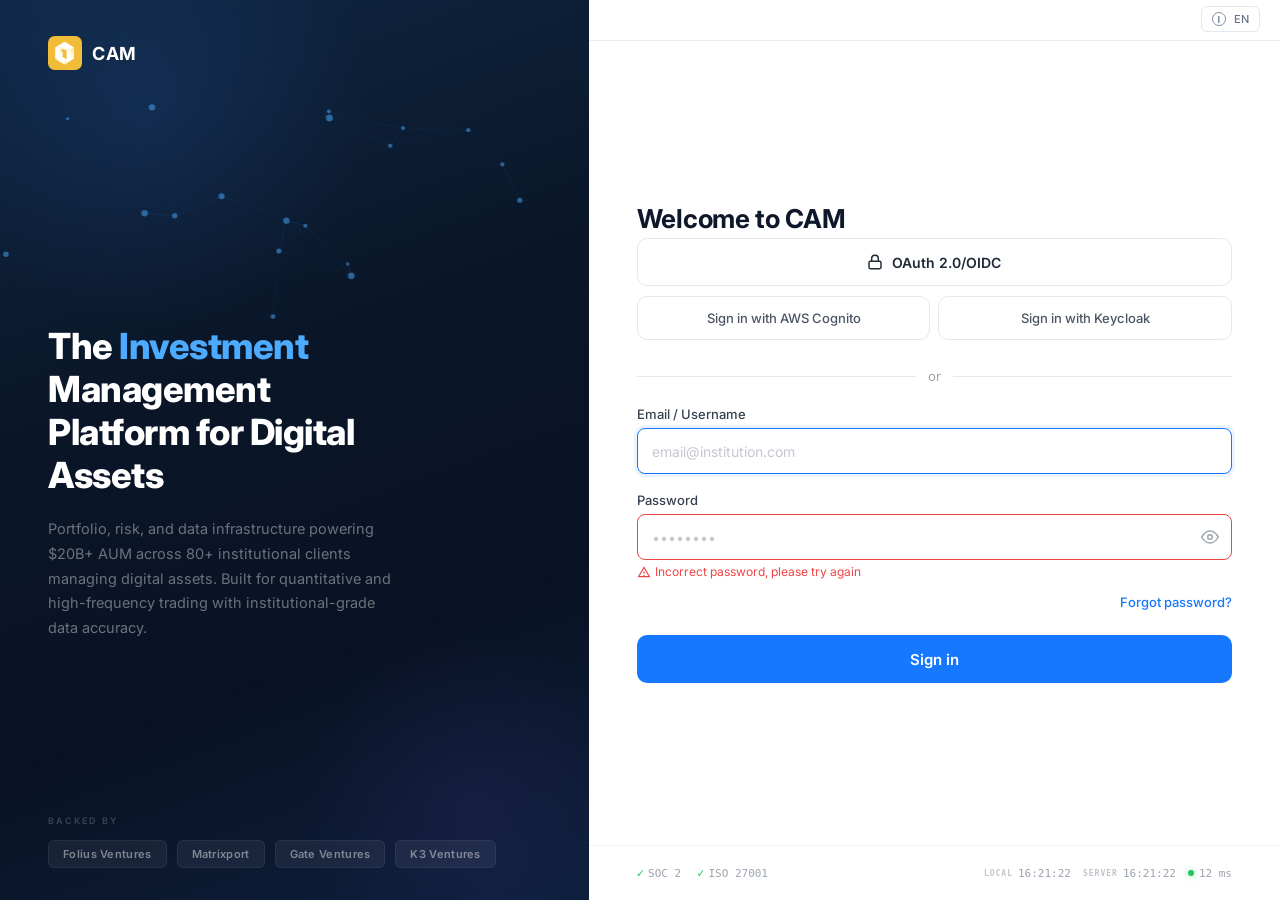
<file: demo/version-c.html>
<!doctype html>
<html lang="en">
  <head>
    <meta charset="UTF-8" />
    <meta name="viewport" content="width=device-width, initial-scale=1.0" />
    <title>CAM Login — Plan 3 (Version C) · Static demo (all screens)</title>
    <link
      href="https://fonts.googleapis.com/css2?family=Inter:wght@400;500;600;700;800&display=swap"
      rel="stylesheet"
    />
    <style>
      *,
      *::before,
      *::after {
        margin: 0;
        padding: 0;
        box-sizing: border-box;
      }

      body {
        font-family:
          'Inter',
          -apple-system,
          BlinkMacSystemFont,
          sans-serif;
        min-height: 100vh;
        display: flex;
        -webkit-font-smoothing: antialiased;
        background: #fff;
      }

      /* ═══ LEFT BRAND PANEL — Deep Navy with gradient ═══ */
      .brand-panel {
        width: 46%;
        min-height: 100vh;
        background: linear-gradient(160deg, #0f2744 0%, #0a1628 40%, #091224 70%, #0d1f3c 100%);
        display: flex;
        flex-direction: column;
        padding: 36px 48px 32px;
        position: relative;
        overflow: hidden;
        flex-shrink: 0;
      }

      .brand-panel::before {
        content: '';
        position: absolute;
        top: -120px;
        left: -80px;
        width: 450px;
        height: 450px;
        background: radial-gradient(circle, rgba(59, 130, 246, 0.12) 0%, transparent 70%);
        pointer-events: none;
      }
      .brand-panel::after {
        content: '';
        position: absolute;
        bottom: -80px;
        right: -60px;
        width: 350px;
        height: 350px;
        background: radial-gradient(circle, rgba(139, 92, 246, 0.08) 0%, transparent 70%);
        pointer-events: none;
      }

      /* Node network canvas */
      .node-canvas {
        position: absolute;
        top: 60px;
        left: 0;
        right: 0;
        height: 300px;
        pointer-events: none;
      }

      .brand-top {
        position: relative;
        z-index: 2;
        display: flex;
        align-items: center;
        justify-content: space-between;
        margin-bottom: 40px;
      }

      .brand-logo {
        display: flex;
        align-items: center;
        gap: 10px;
      }


      .cam-logo-mark {
        display: inline-block;
        flex-shrink: 0;
        width: 28px;
        height: 28px;
        background: var(--cam-icon-logo-gold) center / contain no-repeat;
      }
      .cam-logo-mark--navy {
        background-image: var(--cam-icon-logo-navy);
      }
      .cam-logo-mark--brand {
        width: 34px;
        height: 34px;
      }
      .cam-logo-mark--mh {
        width: 28px;
        height: 28px;
      }
      .demo-rail__label {
        display: inline-flex !important;
        align-items: center;
        gap: 6px;
        font-size: 9px;
        font-weight: 600;
        color: #94a3b8;
        text-transform: uppercase;
        letter-spacing: 0.35px;
        padding: 3px 0;
      }
      .demo-rail__label::before {
        content: '';
        width: 12px;
        height: 10px;
        flex-shrink: 0;
        opacity: 0.72;
        background:
          linear-gradient(currentColor, currentColor) 0 0 / 100% 2px no-repeat,
          linear-gradient(currentColor, currentColor) 0 4px / 100% 2px no-repeat,
          linear-gradient(currentColor, currentColor) 0 8px / 70% 2px no-repeat;
        color: #94a3b8;
        border-radius: 1px;
      }
      .lang-btn.lang-btn--demo-icon::before {
        content: '';
        flex-shrink: 0;
        width: 14px;
        height: 14px;
        border: 1.5px solid currentColor;
        border-radius: 50%;
        opacity: 0.82;
        box-shadow: inset 0 0 0 1px rgba(255, 255, 255, 0.35);
        background:
          linear-gradient(currentColor, currentColor) center / 1.5px 58% no-repeat;
      }
      .brand-logo-text {
        font-size: 18px;
        font-weight: 700;
        color: #ffffff;
        letter-spacing: 0.5px;
      }

      .region-badge {
        font-size: 11px;
        font-family: 'SF Mono', 'JetBrains Mono', monospace;
        color: rgba(255, 255, 255, 0.5);
        background: rgba(255, 255, 255, 0.08);
        border: 1px solid rgba(255, 255, 255, 0.08);
        border-radius: 6px;
        padding: 4px 12px;
        letter-spacing: 0.5px;
      }

      .brand-center {
        position: relative;
        z-index: 2;
        flex: 1;
        display: flex;
        flex-direction: column;
        justify-content: center;
        padding-top: 40px;
      }

      .brand-headline {
        font-size: 36px;
        font-weight: 800;
        color: #ffffff;
        line-height: 1.2;
        letter-spacing: -0.5px;
        margin-bottom: 20px;
      }

      .brand-headline em {
        font-style: normal;
        color: #4dabff;
      }

      .brand-desc {
        font-size: 14.5px;
        color: rgba(255, 255, 255, 0.4);
        line-height: 1.7;
        max-width: 360px;
      }

      /* Status chips (bottom) */
      .brand-bottom {
        position: relative;
        z-index: 2;
        display: flex;
        gap: 16px;
        align-items: center;
        flex-wrap: wrap;
      }

      .status-chip {
        display: flex;
        align-items: center;
        gap: 6px;
        font-size: 10px;
        font-family: 'JetBrains Mono', monospace;
        color: #64748b;
        background: rgba(255,255,255,0.04);
        border: 1px solid rgba(255,255,255,0.06);
        border-radius: 6px;
        padding: 4px 10px;
      }

      .status-chip .label {
        font-size: 8px;
        font-weight: 600;
        text-transform: uppercase;
        letter-spacing: 1px;
        color: #475569;
      }

      .ping-dot {
        width: 6px;
        height: 6px;
        border-radius: 50%;
        background: #22c55e;
        box-shadow: 0 0 6px rgba(34, 197, 94, 0.5);
      }

      /* Logo wall */
      .logo-wall {
        position: relative;
        z-index: 2;
        margin-top: auto;
        padding-bottom: 0;
      }

      .logo-wall-label {
        font-size: 9px;
        font-weight: 600;
        color: rgba(255, 255, 255, 0.2);
        text-transform: uppercase;
        letter-spacing: 2px;
        margin-bottom: 14px;
      }

      .logo-wall-items {
        display: flex;
        gap: 10px;
        flex-wrap: wrap;
      }

      .logo-chip {
        font-size: 11px;
        font-weight: 600;
        color: rgba(255, 255, 255, 0.45);
        background: rgba(255, 255, 255, 0.06);
        border: 1px solid rgba(255, 255, 255, 0.06);
        border-radius: 6px;
        padding: 6px 14px;
        letter-spacing: 0.3px;
      }

      /* ═══ RIGHT FORM PANEL — 与 v3/login 一致：整栏白底 + form-body，无居中卡片壳 ═══ */
      .form-panel {
        flex: 1;
        min-height: 100vh;
        display: flex;
        flex-direction: column;
        background: #ffffff;
        overflow-y: auto;
        position: relative;
      }

      .form-body {
        flex: 1;
        display: flex;
        flex-direction: column;
        justify-content: center;
        padding: 44px 48px;
        min-height: 0;
        width: 100%;
      }

      .form-body > * {
        width: 100%;
      }

      /* ── 方案3 Preview条 + 多场景（与方案1一致，右侧为整栏 form-body）── */
      :root {
        --primary-blue: #1677ff;
        --cam-icon-logo-gold: url("data:image/svg+xml,%3Csvg%20width%3D%2228%22%20height%3D%2228%22%20viewBox%3D%220%200%2028%2028%22%20fill%3D%22none%22%20xmlns%3D%22http%3A%2F%2Fwww.w3.org%2F2000%2Fsvg%22%3E%20%3Crect%20width%3D%2228%22%20height%3D%2228%22%20rx%3D%225.5296%22%20fill%3D%22%23F1BC37%22%2F%3E%20%3Cg%20style%3D%22mix-blend-mode%3Aluminosity%22%3E%20%3Cpath%20fill-rule%3D%22evenodd%22%20clip-rule%3D%22evenodd%22%20d%3D%22M14.0615%204.97233C13.8275%204.83312%2013.5359%204.83417%2013.3029%204.97506L6.2082%209.26602C6.04259%209.36618%205.94141%209.54564%205.94141%209.73918V18.478C5.94141%2018.6716%206.04259%2018.851%206.2082%2018.9512L13.2876%2023.2329C13.5286%2023.3786%2013.8316%2023.3743%2014.0683%2023.2219L21.1678%2018.6502C21.3259%2018.5484%2021.4214%2018.3733%2021.4214%2018.1853V9.66607C21.4214%209.47111%2021.3187%209.29056%2021.1512%209.19087L14.0615%204.97233ZM10.2876%2012.141L12.7609%2010.6452L15.2784%2012.141V19.0817L12.2424%2017.2597V13.2987L10.2876%2012.141Z%22%20fill%3D%22url%28%23paint0_linear_8697_2304%29%22%2F%3E%20%3Cmask%20id%3D%22mask0_8697_2304%22%20style%3D%22mask-type%3Aluminance%22%20maskUnits%3D%22userSpaceOnUse%22%20x%3D%225%22%20y%3D%224%22%20width%3D%2217%22%20height%3D%2220%22%3E%20%3Cpath%20fill-rule%3D%22evenodd%22%20clip-rule%3D%22evenodd%22%20d%3D%22M14.0615%204.97233C13.8275%204.83312%2013.5359%204.83417%2013.3029%204.97506L6.2082%209.26602C6.04259%209.36618%205.94141%209.54564%205.94141%209.73918V18.478C5.94141%2018.6716%206.04259%2018.851%206.2082%2018.9512L13.2876%2023.2329C13.5286%2023.3786%2013.8316%2023.3743%2014.0683%2023.2219L21.1678%2018.6502C21.3259%2018.5484%2021.4214%2018.3733%2021.4214%2018.1853V9.66607C21.4214%209.47111%2021.3187%209.29056%2021.1512%209.19087L14.0615%204.97233ZM10.2876%2012.141L12.7609%2010.6452L15.2784%2012.141V19.0817L12.2424%2017.2597V13.2987L10.2876%2012.141Z%22%20fill%3D%22white%22%2F%3E%20%3C%2Fmask%3E%20%3Cg%20mask%3D%22url%28%23mask0_8697_2304%29%22%3E%20%3Cpath%20fill-rule%3D%22evenodd%22%20clip-rule%3D%22evenodd%22%20d%3D%22M8.26172%208.00421L15.3068%2012.1543L18.3361%2010.9524L21.9205%209.53035L13.3663%204.01807L8.26172%208.00421Z%22%20fill%3D%22url%28%23paint1_linear_8697_2304%29%22%2F%3E%20%3Cpath%20fill-rule%3D%22evenodd%22%20clip-rule%3D%22evenodd%22%20d%3D%22M5.48828%2018.9135L12.2449%2017.2607L18.1566%2020.8339L13.3556%2024.8079L5.48828%2018.9135Z%22%20fill%3D%22url%28%23paint2_linear_8697_2304%29%22%2F%3E%20%3Cpath%20fill-rule%3D%22evenodd%22%20clip-rule%3D%22evenodd%22%20d%3D%22M15.2812%2012.1457V22.5895C15.2812%2022.5895%2021.8093%2021.0611%2022.325%2019.6039C22.8407%2018.1467%2023.2767%208.29883%2023.2767%208.29883L15.2812%2012.1457Z%22%20fill%3D%22url%28%23paint3_linear_8697_2304%29%22%2F%3E%20%3C%2Fg%3E%20%3C%2Fg%3E%20%3Cdefs%3E%20%3ClinearGradient%20id%3D%22paint0_linear_8697_2304%22%20x1%3D%2211.3772%22%20y1%3D%226.03192%22%20x2%3D%223.36429%22%20y2%3D%228.5616%22%20gradientUnits%3D%22userSpaceOnUse%22%3E%20%3Cstop%20stop-color%3D%22%23FFE398%22%2F%3E%20%3Cstop%20offset%3D%220.275018%22%20stop-color%3D%22%23FFF2CE%22%2F%3E%20%3Cstop%20offset%3D%220.557013%22%20stop-color%3D%22white%22%2F%3E%20%3Cstop%20offset%3D%221%22%20stop-color%3D%22white%22%2F%3E%20%3C%2FlinearGradient%3E%20%3ClinearGradient%20id%3D%22paint1_linear_8697_2304%22%20x1%3D%2221.1116%22%20y1%3D%2211.5847%22%20x2%3D%2220.6517%22%20y2%3D%224.5888%22%20gradientUnits%3D%22userSpaceOnUse%22%3E%20%3Cstop%20stop-color%3D%22%23FFEAB0%22%2F%3E%20%3Cstop%20offset%3D%220.28277%22%20stop-color%3D%22white%22%2F%3E%20%3Cstop%20offset%3D%221%22%20stop-color%3D%22white%22%2F%3E%20%3C%2FlinearGradient%3E%20%3ClinearGradient%20id%3D%22paint2_linear_8697_2304%22%20x1%3D%2219.397%22%20y1%3D%2219.156%22%20x2%3D%2213.321%22%20y2%3D%2211.94%22%20gradientUnits%3D%22userSpaceOnUse%22%3E%20%3Cstop%20stop-color%3D%22%23FFE59E%22%2F%3E%20%3Cstop%20offset%3D%220.262145%22%20stop-color%3D%22%23FFFDF9%22%2F%3E%20%3Cstop%20offset%3D%220.50842%22%20stop-color%3D%22white%22%2F%3E%20%3Cstop%20offset%3D%221%22%20stop-color%3D%22%23FFEBB6%22%2F%3E%20%3C%2FlinearGradient%3E%20%3ClinearGradient%20id%3D%22paint3_linear_8697_2304%22%20x1%3D%2217.3667%22%20y1%3D%222.61127%22%20x2%3D%225.85164%22%20y2%3D%229.18464%22%20gradientUnits%3D%22userSpaceOnUse%22%3E%20%3Cstop%20stop-color%3D%22%23FFE6A0%22%2F%3E%20%3Cstop%20offset%3D%220.481945%22%20stop-color%3D%22white%22%2F%3E%20%3Cstop%20offset%3D%221%22%20stop-color%3D%22white%22%2F%3E%20%3Cstop%20offset%3D%221%22%20stop-color%3D%22white%22%2F%3E%20%3C%2FlinearGradient%3E%20%3C%2Fdefs%3E%20%3C%2Fsvg%3E");
        --cam-icon-logo-navy: url("data:image/svg+xml,%3Csvg%20width%3D%2228%22%20height%3D%2228%22%20viewBox%3D%220%200%2028%2028%22%20fill%3D%22none%22%20xmlns%3D%22http%3A%2F%2Fwww.w3.org%2F2000%2Fsvg%22%3E%20%3Crect%20width%3D%2228%22%20height%3D%2228%22%20rx%3D%225.5296%22%20fill%3D%22%23091E42%22%2F%3E%20%3Cg%20style%3D%22mix-blend-mode%3Aluminosity%22%3E%20%3Cpath%20fill-rule%3D%22evenodd%22%20clip-rule%3D%22evenodd%22%20d%3D%22M14.06%204.97258C13.8261%204.83336%2013.5344%204.83441%2013.3015%204.97531L6.20673%209.26627C6.04113%209.36643%205.93994%209.54588%205.93994%209.73942V18.4783C5.93994%2018.6718%206.04113%2018.8513%206.20673%2018.9514L13.2861%2023.2331C13.5271%2023.3789%2013.8301%2023.3746%2014.0669%2023.2221L21.1664%2018.6504C21.3244%2018.5486%2021.4199%2018.3735%2021.4199%2018.1855V9.66631C21.4199%209.47135%2021.3173%209.2908%2021.1497%209.19111L14.06%204.97258ZM10.2862%2012.1412L12.7595%2010.6454L15.2769%2012.1412V19.0819L12.241%2017.2599V13.2989L10.2862%2012.1412Z%22%20fill%3D%22url%28%23paint0_linear_3375_722%29%22%2F%3E%20%3Cmask%20id%3D%22mask0_3375_722%22%20style%3D%22mask-type%3Aluminance%22%20maskUnits%3D%22userSpaceOnUse%22%20x%3D%225%22%20y%3D%224%22%20width%3D%2217%22%20height%3D%2220%22%3E%20%3Cpath%20fill-rule%3D%22evenodd%22%20clip-rule%3D%22evenodd%22%20d%3D%22M14.06%204.97258C13.8261%204.83336%2013.5344%204.83441%2013.3015%204.97531L6.20673%209.26627C6.04113%209.36643%205.93994%209.54588%205.93994%209.73942V18.4783C5.93994%2018.6718%206.04113%2018.8513%206.20673%2018.9514L13.2861%2023.2331C13.5271%2023.3789%2013.8301%2023.3746%2014.0669%2023.2221L21.1664%2018.6504C21.3244%2018.5486%2021.4199%2018.3735%2021.4199%2018.1855V9.66631C21.4199%209.47135%2021.3173%209.2908%2021.1497%209.19111L14.06%204.97258ZM10.2862%2012.1412L12.7595%2010.6454L15.2769%2012.1412V19.0819L12.241%2017.2599V13.2989L10.2862%2012.1412Z%22%20fill%3D%22white%22%2F%3E%20%3C%2Fmask%3E%20%3Cg%20mask%3D%22url%28%23mask0_3375_722%29%22%3E%20%3Cpath%20fill-rule%3D%22evenodd%22%20clip-rule%3D%22evenodd%22%20d%3D%22M8.25928%208.00445L15.3043%2012.1546L18.3337%2010.9527L21.9181%209.5306L13.3639%204.01831L8.25928%208.00445Z%22%20fill%3D%22url%28%23paint1_linear_3375_722%29%22%2F%3E%20%3Cpath%20fill-rule%3D%22evenodd%22%20clip-rule%3D%22evenodd%22%20d%3D%22M5.48779%2018.9138L12.2444%2017.261L18.1561%2020.8341L13.3551%2024.8081L5.48779%2018.9138Z%22%20fill%3D%22url%28%23paint2_linear_3375_722%29%22%2F%3E%20%3Cpath%20fill-rule%3D%22evenodd%22%20clip-rule%3D%22evenodd%22%20d%3D%22M15.2793%2012.1457V22.5895C15.2793%2022.5895%2021.8074%2021.0611%2022.3231%2019.6039C22.8388%2018.1467%2023.2747%208.29883%2023.2747%208.29883L15.2793%2012.1457Z%22%20fill%3D%22url%28%23paint3_linear_3375_722%29%22%2F%3E%20%3C%2Fg%3E%20%3C%2Fg%3E%20%3Cdefs%3E%20%3ClinearGradient%20id%3D%22paint0_linear_3375_722%22%20x1%3D%2211.3758%22%20y1%3D%226.03216%22%20x2%3D%223.36282%22%20y2%3D%228.56184%22%20gradientUnits%3D%22userSpaceOnUse%22%3E%20%3Cstop%20stop-color%3D%22%23FFE398%22%2F%3E%20%3Cstop%20offset%3D%220.275018%22%20stop-color%3D%22%23FFF2CE%22%2F%3E%20%3Cstop%20offset%3D%220.557013%22%20stop-color%3D%22white%22%2F%3E%20%3Cstop%20offset%3D%221%22%20stop-color%3D%22white%22%2F%3E%20%3C%2FlinearGradient%3E%20%3ClinearGradient%20id%3D%22paint1_linear_3375_722%22%20x1%3D%2221.1091%22%20y1%3D%2211.5849%22%20x2%3D%2220.6493%22%20y2%3D%224.58904%22%20gradientUnits%3D%22userSpaceOnUse%22%3E%20%3Cstop%20stop-color%3D%22%23FFEAB0%22%2F%3E%20%3Cstop%20offset%3D%220.28277%22%20stop-color%3D%22white%22%2F%3E%20%3Cstop%20offset%3D%221%22%20stop-color%3D%22white%22%2F%3E%20%3C%2FlinearGradient%3E%20%3ClinearGradient%20id%3D%22paint2_linear_3375_722%22%20x1%3D%2219.3966%22%20y1%3D%2219.1562%22%20x2%3D%2213.3206%22%20y2%3D%2211.9402%22%20gradientUnits%3D%22userSpaceOnUse%22%3E%20%3Cstop%20stop-color%3D%22%23FFE59E%22%2F%3E%20%3Cstop%20offset%3D%220.262145%22%20stop-color%3D%22%23FFFDF9%22%2F%3E%20%3Cstop%20offset%3D%220.50842%22%20stop-color%3D%22white%22%2F%3E%20%3Cstop%20offset%3D%221%22%20stop-color%3D%22%23FFEBB6%22%2F%3E%20%3C%2FlinearGradient%3E%20%3ClinearGradient%20id%3D%22paint3_linear_3375_722%22%20x1%3D%2217.3647%22%20y1%3D%222.61127%22%20x2%3D%225.84969%22%20y2%3D%229.18464%22%20gradientUnits%3D%22userSpaceOnUse%22%3E%20%3Cstop%20stop-color%3D%22%23FFE6A0%22%2F%3E%20%3Cstop%20offset%3D%220.481945%22%20stop-color%3D%22white%22%2F%3E%20%3Cstop%20offset%3D%221%22%20stop-color%3D%22white%22%2F%3E%20%3Cstop%20offset%3D%221%22%20stop-color%3D%22white%22%2F%3E%20%3C%2FlinearGradient%3E%20%3C%2Fdefs%3E%20%3C%2Fsvg%3E");
      }

      body.layout-dev-scene {
        height: 100vh;
        overflow: hidden;
      }
      body.layout-dev-scene .mobile-header-v3 {
        flex-shrink: 0;
      }
      body.layout-dev-scene .form-panel {
        overflow: hidden;
        min-height: 0;
      }
      body.layout-dev-scene .form-body {
        flex: 1;
        min-height: 0;
        overflow-y: auto;
        -webkit-overflow-scrolling: touch;
        align-items: center;
        justify-content: center;
      }

      .form-topbar {
        padding: 6px 20px 8px;
        background: rgba(255, 255, 255, 0.95);
        border-bottom: 1px solid #e8edf2;
        flex-shrink: 0;
      }
      .form-topbar__inner {
        display: flex;
        align-items: flex-start;
        justify-content: space-between;
        gap: 10px 14px;
        flex-wrap: wrap;
      }
      .form-topbar .demo-rail {
        flex: 1;
        min-width: 0;
        margin: 0;
        padding: 0;
        border: none;
        display: flex;
        flex-wrap: wrap;
        align-items: center;
        gap: 6px 8px;
      }
      .demo-rail__chips {
        display: flex;
        flex-wrap: wrap;
        gap: 4px;
        flex: 1;
        min-width: 140px;
      }
      .demo-chip {
        font-size: 10px;
        font-weight: 500;
        color: #64748b;
        background: #f8fafc;
        border: 1px solid #e2e8f0;
        border-radius: 999px;
        padding: 2px 8px;
        line-height: 1.35;
        cursor: pointer;
        font-family: inherit;
        transition: border-color 0.12s, background 0.12s, color 0.12s;
      }
      .demo-chip:hover {
        border-color: #cbd5e1;
        color: #0f172a;
        background: #f1f5f9;
      }
      .demo-chip.is-active {
        background: #eff6ff;
        border-color: #93c5fd;
        color: #1d4ed8;
        font-weight: 600;
      }
      .form-topbar .lang-btn {
        font-size: 11px;
        font-weight: 500;
        color: #64748b;
        background: #fff;
        border: 1px solid #e2e8f0;
        border-radius: 6px;
        padding: 4px 8px;
        cursor: pointer;
        display: flex;
        align-items: center;
        gap: 4px;
        flex-shrink: 0;
        font-family: inherit;
      }
      .form-topbar .lang-btn:hover {
        color: #1677ff;
        border-color: #93c5fd;
      }
      .form-topbar .lang-btn.lang-btn--demo-icon {
        padding: 5px 10px;
        gap: 8px;
      }

      .scene {
        display: none;
        width: 100%;
      }
      .scene.is-visible {
        display: block;
      }

      .form-body {
        align-items: center;
      }
      .form-body > .scene {
        max-width: 720px;
      }

      .form-sub {
        font-size: 13px;
        color: #6b7280;
        line-height: 1.55;
      }

      .fp-steps--init4 .fp-step__label {
        white-space: normal;
        text-align: center;
        max-width: 92px;
        line-height: 1.3;
        font-size: 11px;
      }
      .fp-steps--init4 .fp-step__line {
        margin-left: 2px;
        margin-right: 2px;
      }

      .init-ga-section { margin-bottom: 20px; }
      .init-ga-step-title {
        display: flex;
        align-items: center;
        gap: 7px;
        font-size: 13px;
        font-weight: 600;
        color: #0f172a;
        margin-bottom: 7px;
      }
      .init-ga-step-num {
        display: inline-flex;
        align-items: center;
        justify-content: center;
        width: 18px;
        height: 18px;
        border-radius: 50%;
        background: #e8f4ff;
        color: #1677ff;
        font-size: 10px;
        font-weight: 700;
        flex-shrink: 0;
      }
      .init-ga-body {
        font-size: 12.5px;
        color: #6b7280;
        line-height: 1.6;
        margin-bottom: 8px;
      }
      .init-ga-store-btns { display: flex; gap: 8px; flex-wrap: wrap; }
      .init-ga-store-btn {
        display: inline-flex;
        align-items: center;
        justify-content: center;
        height: 40px;
        padding: 0 16px;
        font-size: 13px;
        font-weight: 600;
        border-radius: 6px;
        text-decoration: none;
        font-family: inherit;
        cursor: pointer;
        border: none;
      }
      .init-ga-store-btn--primary { background: #1677ff; color: #fff; }
      .init-ga-store-btn--primary:hover { background: #4096ff; }
      .init-ga-store-btn--success { background: #52c41a; color: #fff; }
      .init-ga-store-btn--success:hover { background: #73d13d; }
      .init-ga-warn-box {
        background: #fffbeb;
        border: 1px solid #fde68a;
        border-radius: 8px;
        padding: 12px 14px;
        margin-bottom: 8px;
      }
      .init-ga-warn-header {
        display: flex;
        align-items: center;
        gap: 7px;
        margin-bottom: 7px;
      }
      .init-ga-warn-dot {
        width: 8px;
        height: 8px;
        border-radius: 50%;
        background: #f59e0b;
        flex-shrink: 0;
      }
      .init-ga-warn-title {
        font-size: 12.5px;
        font-weight: 600;
        color: #92400e;
      }
      .init-ga-warn-body {
        font-size: 12px;
        color: #78350f;
        line-height: 1.6;
      }
      .init-ga-qr-row {
        display: flex;
        gap: 14px;
        align-items: flex-start;
        margin-top: 8px;
      }
      .init-ga-qr-placeholder {
        width: 88px;
        height: 88px;
        flex-shrink: 0;
        background: #fafafa;
        border: 1px dashed #d9d9d9;
        border-radius: 8px;
        display: flex;
        align-items: center;
        justify-content: center;
        text-align: center;
        font-size: 11px;
        color: #9ca3af;
        line-height: 1.35;
        padding: 8px;
        box-sizing: border-box;
      }
      .init-ga-qr-right { flex: 1; min-width: 0; }
      .init-ga-secret-label {
        font-size: 11px;
        color: #9ca3af;
        margin-bottom: 5px;
      }
      .init-ga-secret-box {
        background: #f8f9fa;
        border: 1px solid #e8e8e8;
        border-radius: 6px;
        padding: 0 4px 0 10px;
        font-size: 11.5px;
        font-family: ui-monospace, "JetBrains Mono", monospace;
        color: #374151;
        display: flex;
        align-items: center;
        min-height: 40px;
        gap: 6px;
      }
      .init-ga-secret-text {
        flex: 1;
        word-break: break-all;
        line-height: 1.4;
        padding: 6px 0;
      }
      .init-ga-copy-btn {
        flex-shrink: 0;
        height: 40px;
        padding: 0 10px;
        background: none;
        border: none;
        font-size: 12px;
        font-weight: 600;
        color: #1677ff;
        cursor: pointer;
        font-family: inherit;
      }
      .init-ga-copy-btn:hover { color: #4096ff; }
      .init-ga-field-label {
        font-size: 14px;
        font-weight: 600;
        color: #374151;
        margin-bottom: 6px;
        display: block;
      }
      .init-ga-next {
        width: 100%;
        height: 40px;
        margin-top: 4px;
        background: #1677ff;
        border: none;
        border-radius: 6px;
        color: #fff;
        font-size: 14px;
        font-weight: 600;
        font-family: inherit;
        cursor: pointer;
      }
      .init-ga-next:hover { background: #4096ff; }

      .email-row-dev {
        display: flex;
        align-items: stretch;
        gap: 0;
      }
      .email-row-dev .field-input-email {
        flex: 1;
        border-radius: 8px 0 0 8px;
        border-right: none;
      }
      .email-row-dev select.field-input-suffix {
        width: 200px;
        max-width: 42%;
        flex-shrink: 0;
        height: 46px;
        border-radius: 0 8px 8px 0;
        background: #f9fafb;
        cursor: pointer;
        appearance: auto;
      }

      .dev-info-box {
        background: #eff6ff;
        border: 1px solid #bfdbfe;
        border-radius: 8px;
        padding: 10px 14px;
        display: flex;
        align-items: flex-start;
        gap: 8px;
        font-size: 12.5px;
        color: #1e40af;
        line-height: 1.6;
        margin-top: 8px;
      }
      .dev-info-dot {
        width: 8px;
        height: 8px;
        border-radius: 50%;
        background: #1677ff;
        flex-shrink: 0;
        margin-top: 4px;
      }
      .dev-warn-box {
        background: #fffbeb;
        border: 1px solid #fde68a;
        border-radius: 8px;
        padding: 12px 14px;
        margin-top: 12px;
      }
      .dev-warn-header {
        display: flex;
        align-items: center;
        gap: 7px;
        margin-bottom: 7px;
      }
      .dev-warn-dot {
        width: 8px;
        height: 8px;
        border-radius: 50%;
        background: #f59e0b;
        flex-shrink: 0;
      }
      .dev-warn-title {
        font-size: 12.5px;
        font-weight: 600;
        color: #92400e;
      }
      .dev-warn-body {
        font-size: 12px;
        color: #78350f;
        line-height: 1.6;
        margin-bottom: 4px;
      }
      .dev-warn-list {
        margin: 4px 0 4px 16px;
        padding: 0;
        font-size: 11.5px;
        color: #78350f;
        line-height: 1.7;
      }
      .dev-warn-list li { margin-bottom: 4px; }
      .dev-warn-list strong { font-weight: 600; color: #92400e; }
      .dev-warn-danger {
        font-size: 12px;
        font-weight: 600;
        color: #b45309;
        margin-top: 8px;
      }

      .fp-steps {
        display: flex;
        align-items: center;
        margin-bottom: 28px;
      }
      .fp-step {
        display: flex;
        flex-direction: column;
        align-items: center;
        gap: 4px;
      }
      .fp-step__dot {
        width: 30px;
        height: 30px;
        border-radius: 50%;
        border: 2px solid #e8e8e8;
        background: #fff;
        display: flex;
        align-items: center;
        justify-content: center;
        font-size: 12px;
        font-weight: 700;
        color: #bfbfbf;
      }
      .fp-step.active .fp-step__dot {
        border-color: var(--primary-blue);
        color: var(--primary-blue);
      }
      .fp-step.done .fp-step__dot {
        background: var(--primary-blue);
        border-color: var(--primary-blue);
        color: #fff;
      }
      .fp-step__label {
        font-size: 12px;
        color: #bfbfbf;
        font-weight: 500;
        white-space: nowrap;
      }
      .fp-step.active .fp-step__label {
        color: var(--primary-blue);
        font-weight: 600;
      }
      .fp-step.done .fp-step__label { color: var(--primary-blue); }
      .fp-step__line {
        flex: 1;
        height: 1px;
        background: #e8e8e8;
        margin: 0 8px 14px;
      }
      .fp-step__line.done { background: var(--primary-blue); }

      .fp-sent { text-align: center; padding: 8px 0; }
      .fp-sent__icon {
        width: 56px;
        height: 56px;
        border-radius: 50%;
        background: #eff6ff;
        border: 2px solid #bfdbfe;
        display: flex;
        align-items: center;
        justify-content: center;
        margin: 0 auto 14px;
        color: var(--primary-blue);
      }
      .fp-email {
        font-size: 14px;
        font-weight: 600;
        color: #0f172a;
        margin-top: 8px;
      }

      .back-row {
        display: flex;
        align-items: center;
        justify-content: center;
        gap: 4px;
        margin-top: 24px;
        font-size: 13px;
        color: #64748b;
        cursor: pointer;
      }
      .back-row:hover { color: var(--primary-blue); }

      .token-error { text-align: center; padding: 16px 0 8px; }
      .token-error__icon {
        margin-bottom: 12px;
        display: flex;
        justify-content: center;
      }
      .token-error__icon--warn { color: #f59e0b; }
      .token-error__icon--err { color: #ef4444; }

      .code-row { display: flex; gap: 8px; }
      .code-row .field-input { flex: 1; }
      .send-code-btn {
        height: 46px;
        padding: 0 16px;
        background: var(--primary-blue);
        color: #fff;
        border: none;
        border-radius: 8px;
        font-size: 13px;
        font-weight: 600;
        cursor: pointer;
        white-space: nowrap;
        font-family: inherit;
      }
      textarea.field-input {
        height: auto;
        min-height: 88px;
        padding: 10px 14px;
        resize: vertical;
      }

      .forgot-link {
        background: none;
        border: none;
        font-family: inherit;
        cursor: pointer;
      }

      .mobile-header-v3 {
        display: none;
        background: #1e2d3d;
        padding: 20px 24px 24px;
        position: relative;
        overflow: hidden;
        flex-shrink: 0;
      }
      .mobile-header-v3 .mobile-top {
        display: flex;
        align-items: center;
        justify-content: space-between;
        margin-bottom: 16px;
      }
      .mobile-title-v3 {
        font-size: 22px;
        font-weight: 700;
        color: #f0f6fc;
        margin-bottom: 3px;
      }
      .mobile-sub-v3 {
        font-size: 12px;
        color: #8eaabf;
        line-height: 1.5;
      }

      .form-title {
        font-size: 26px;
        font-weight: 700;
        color: #0f172a;
        margin-bottom: 4px;
        letter-spacing: -0.3px;
      }

      .form-subtitle {
        font-size: 13px;
        color: #6b7280;
        margin-bottom: 22px;
      }

      /* SSO buttons */
      .sso-primary {
        width: 100%;
        height: 48px;
        background: #ffffff;
        border: 1.5px solid #e5e7eb;
        border-radius: 10px;
        color: #1f2937;
        font-size: 14px;
        font-weight: 600;
        font-family: inherit;
        cursor: pointer;
        display: flex;
        align-items: center;
        justify-content: center;
        gap: 9px;
        margin-bottom: 10px;
        transition: all 0.2s;
      }
      .sso-primary:hover {
        border-color: #1677ff;
        color: #1677ff;
        box-shadow: 0 2px 8px rgba(22, 119, 255, 0.08);
      }

      .sso-row {
        display: flex;
        gap: 8px;
      }

      .sso-secondary {
        flex: 1;
        height: 44px;
        background: #ffffff;
        border: 1.5px solid #e5e7eb;
        border-radius: 10px;
        color: #4b5563;
        font-size: 13px;
        font-weight: 500;
        font-family: inherit;
        cursor: pointer;
        display: flex;
        align-items: center;
        justify-content: center;
        gap: 7px;
        transition: all 0.15s;
      }
      .sso-secondary:hover {
        border-color: #d1d5db;
        background: #f9fafb;
        color: #1f2937;
      }

      .divider {
        display: flex;
        align-items: center;
        gap: 12px;
        margin: 28px 0 22px;
      }
      .divider::before,
      .divider::after {
        content: '';
        flex: 1;
        height: 1px;
        background: #e5e7eb;
      }
      .divider span {
        font-size: 13px;
        color: #9ca3af;
        font-weight: 400;
      }

      /* Inputs */
      .field-group {
        margin-bottom: 18px;
      }

      .field-label {
        font-size: 13px;
        font-weight: 500;
        color: #374151;
        margin-bottom: 6px;
        display: block;
      }

      .field-input {
        width: 100%;
        height: 46px;
        border: 1.5px solid #e5e7eb;
        border-radius: 8px;
        padding: 0 14px;
        font-size: 14px;
        font-family: inherit;
        color: #111827;
        background: #fff;
        outline: none;
        transition: all 0.2s;
      }
      .field-input:focus {
        border-color: #1677ff;
        box-shadow: 0 0 0 3px rgba(22, 119, 255, 0.08);
      }
      .field-input::placeholder {
        color: #c4c8cf;
      }

      /* Validation error */
      .field-input.is-error {
        border-color: #ef4444;
      }
      .field-input.is-error:focus {
        border-color: #ef4444;
        box-shadow: 0 0 0 3px rgba(239, 68, 68, 0.08);
      }
      .field-error {
        font-size: 12px;
        color: #ef4444;
        margin-top: 4px;
        display: flex;
        align-items: center;
        gap: 4px;
      }

      .password-field {
        position: relative;
      }
      .password-field .field-input {
        padding-right: 44px;
      }

      .eye-toggle {
        position: absolute;
        right: 4px;
        top: 50%;
        transform: translateY(-50%);
        width: 36px;
        height: 36px;
        background: none;
        border: none;
        border-radius: 8px;
        cursor: pointer;
        color: #9ca3af;
        display: flex;
        align-items: center;
        justify-content: center;
      }
      .eye-toggle:hover {
        color: #6b7280;
        background: #f3f4f6;
      }

      .forgot-row {
        text-align: right;
        margin-bottom: 24px;
        margin-top: -6px;
      }
      .forgot-link {
        font-size: 13px;
        font-weight: 500;
        color: #1677ff;
        text-decoration: none;
        cursor: pointer;
      }
      .forgot-link:hover {
        color: #4096ff;
      }

      .submit-btn {
        width: 100%;
        height: 48px;
        background: #1677ff;
        border: none;
        border-radius: 10px;
        color: #fff;
        font-size: 15px;
        font-weight: 600;
        font-family: inherit;
        cursor: pointer;
        transition: all 0.2s;
      }
      .submit-btn:hover {
        background: #4096ff;
        box-shadow: 0 4px 16px rgba(22, 119, 255, 0.25);
      }

      /* Compliance footer */
      .form-footer {
        flex-shrink: 0;
        display: flex;
        align-items: center;
        justify-content: space-between;
        padding: 20px 48px;
        border-top: 1px solid #f3f4f6;
        background: #fff;
      }

      .compliance-badges {
        display: flex;
        gap: 16px;
        align-items: center;
      }

      .compliance-item {
        font-size: 11px;
        font-family: 'SF Mono', 'JetBrains Mono', monospace;
        color: #9ca3af;
        display: flex;
        align-items: center;
        gap: 4px;
      }

      .compliance-check {
        color: #22c55e;
        font-size: 12px;
      }

      .footer-status {
        display: flex;
        gap: 12px;
        align-items: center;
      }

      .status-chip--light {
        font-size: 11px;
        font-family: 'SF Mono', 'JetBrains Mono', monospace;
        color: #9ca3af;
        background: none;
        border: none;
        padding: 0;
        display: flex;
        align-items: center;
        gap: 5px;
      }

      .status-chip--light .label {
        color: #c0c4cc;
      }

      /* ═══ Responsive ═══ */
      @media (max-width: 768px) {
        body {
          flex-direction: column;
        }
        .brand-panel {
          display: none;
        }
        .form-panel {
          min-height: 100vh;
        }
        .form-topbar {
          padding: 12px 16px 14px;
        }
        .form-topbar__inner {
          flex-direction: column;
          align-items: stretch;
        }
        .form-topbar .lang-btn {
          align-self: flex-end;
        }
        .form-body {
          padding: 20px 22px 32px;
          justify-content: flex-start;
        }
        .form-title {
          margin-bottom: 4px;
        }
        .scene-title--desktop-only,
        .scene-sub--desktop-only {
          display: none;
        }
        .demo-rail__chips { gap: 3px; min-width: 0; }
        .demo-chip { font-size: 9.5px; padding: 2px 6px; }
        .demo-rail__label { font-size: 8.5px; }
        .fp-steps--init4 .fp-step__label { max-width: 64px; font-size: 10px; }
        .fp-steps--init4 .fp-step__line { margin-left: 0; margin-right: 0; }
        .mobile-header-v3 { display: block; }
        .form-footer {
          padding: 16px 22px;
          flex-wrap: wrap;
          gap: 12px;
        }

        .mh-left {
          display: flex;
          align-items: center;
          gap: 8px;
        }
        /* mh: see .cam-logo-mark--mh */
        .mh-text {
          font-size: 14px;
          font-weight: 700;
          color: #fff;
        }
        .mh-region {
          font-size: 10px;
          color: rgba(255, 255, 255, 0.5);
          background: rgba(255, 255, 255, 0.08);
          border: none;
          border-radius: 4px;
          padding: 4px 8px;
        }

        .sso-row {
          flex-direction: column;
        }
        .sso-secondary {
          flex: none;
          width: 100%;
        }
      }

      @media (min-width: 769px) {
        .mobile-header-v3 {
          display: none !important;
        }
      }

      @media (min-width: 1600px) {
        .brand-headline {
          font-size: 42px;
        }
        .brand-desc {
          font-size: 15px;
          max-width: 400px;
        }
        .brand-panel {
          padding: 40px 56px 36px;
        }
      }
    </style>
  </head>
  <body>
    <div class="mobile-header-v3">
      <div class="mobile-top">
        <div class="mh-left">
          <span class="cam-logo-mark cam-logo-mark--mh" role="img" aria-label="CAM"></span>
          <span class="mh-text">CAM</span>
        </div>
        <span class="mh-region">AP-EAST-1</span>
      </div>
      <div class="mobile-title-v3" id="mobileTitle">Welcome to CAM</div>
      <div class="mobile-sub-v3" id="mobileSub" style="display: none"></div>
    </div>

    <!-- ═══ LEFT BRAND ═══ -->
    <div class="brand-panel">
      <div class="brand-top">
        <div class="brand-logo">
          <span class="cam-logo-mark cam-logo-mark--brand" role="img" aria-label="CAM"></span>
          <span class="brand-logo-text">CAM</span>
        </div>
        <!-- region badge removed -->
      </div>

      <canvas class="node-canvas" id="nodeCanvas"></canvas>

      <div class="brand-center">
        <h1 class="brand-headline">
          The
          <em>Investment</em>
          <br />
          Management
          <br />
          Platform for Digital
          <br />
          Assets
        </h1>
        <p class="brand-desc">
          Portfolio, risk, and data infrastructure powering $20B+ AUM across
          80+ institutional clients managing digital assets. Built for
          quantitative and high-frequency trading with institutional-grade
          data accuracy.
        </p>
      </div>

      <div class="logo-wall">
        <div class="logo-wall-label">Backed by</div>
        <div class="logo-wall-items">
          <span class="logo-chip">Folius Ventures</span>
          <span class="logo-chip">Matrixport</span>
          <span class="logo-chip">Gate Ventures</span>
          <span class="logo-chip">K3 Ventures</span>
        </div>
      </div>

      <!-- status chips moved to form-footer -->
    </div>

    <!-- ═══ RIGHT: full-width v3 layout + Plan 1 preview rail ═══ -->
    <div class="form-panel">
      <div class="form-topbar">
        <div class="form-topbar__inner">
          <div class="demo-rail">
            <!-- <span class="demo-rail__label">Preview</span>
            <div class="demo-rail__chips" role="tablist" aria-label="Screen preview">
              <button type="button" class="demo-chip is-active" data-scene="login" role="tab">Sign in</button>
              <button type="button" class="demo-chip" data-scene="login-1sso" role="tab">Sign in (1)</button>
              <button type="button" class="demo-chip" data-scene="login-nosso" role="tab">Sign in (0)</button>
              <button type="button" class="demo-chip" data-scene="forget1" role="tab">Forgot 1</button>
              <button type="button" class="demo-chip" data-scene="forget2" role="tab">Forgot 2</button>
              <button type="button" class="demo-chip" data-scene="ga" role="tab">GA</button>
              <button type="button" class="demo-chip" data-scene="token-expired" role="tab">Expired</button>
              <button type="button" class="demo-chip" data-scene="token-fail" role="tab">Verification failed</button>
              <button type="button" class="demo-chip" data-scene="first-login" role="tab">Setup 1</button>
              <button type="button" class="demo-chip" data-scene="first-login-2" role="tab">Setup 2</button>
              <button type="button" class="demo-chip" data-scene="first-login-3" role="tab">Setup 3</button>
              <button type="button" class="demo-chip" data-scene="first-login-4" role="tab">Setup 4</button>
              <button type="button" class="demo-chip" data-scene="dev" role="tab">Dev</button>
            </div> -->
          </div>
          <button type="button" class="lang-btn lang-btn--demo-icon" title="Demo">
            EN
          </button>
        </div>
      </div>
      <div class="form-body" id="demoFormBody">

<!-- Main sign-in -->
        <div id="scene-login" class="scene is-visible" role="tabpanel">
          <h2 class="form-title scene-title--desktop-only">Welcome to CAM</h2>
          <button type="button" class="sso-primary">
            <svg width="16" height="16" viewBox="0 0 24 24" fill="none" stroke="currentColor" stroke-width="2.2"><rect x="3" y="11" width="18" height="11" rx="2"/><path d="M7 11V7a5 5 0 0 1 10 0v4"/></svg>
            OAuth 2.0/OIDC
          </button>
          <div class="sso-row">
            <button type="button" class="sso-secondary">Sign in with AWS Cognito</button>
            <button type="button" class="sso-secondary">Sign in with Keycloak</button>
          </div>
          <div class="divider"><span>or</span></div>
          <form onsubmit="event.preventDefault();">
            <div class="field-group">
              <label class="field-label">Email / Username</label>
              <input class="field-input" type="text" placeholder="email@institution.com" autocomplete="username" autofocus>
            </div>
            <div class="field-group">
              <label class="field-label">Password</label>
              <div class="password-field">
                <input class="field-input is-error" id="pwd-main" type="password" placeholder="••••••••" autocomplete="current-password">
                <button type="button" class="eye-toggle" onclick="togglePwd('pwd-main')" aria-label="Show password">
                  <svg width="18" height="18" viewBox="0 0 24 24" fill="none" stroke="currentColor" stroke-width="2"><path d="M1 12s4-8 11-8 11 8 11 8-4 8-11 8-11-8-11-8z"/><circle cx="12" cy="12" r="3"/></svg>
                </button>
              </div>
              <div class="field-error">
                <svg width="14" height="14" viewBox="0 0 24 24" fill="#ef4444" stroke="none"><path d="M12 2L1 21h22L12 2zm0 4l7.53 13H4.47L12 6zm-1 5v4h2v-4h-2zm0 6v2h2v-2h-2z"/></svg>
                Incorrect password, please try again
              </div>
            </div>
            <div class="forgot-row">
              <button type="button" class="forgot-link">Forgot password?</button>
            </div>
            <button type="submit" class="submit-btn">Sign in</button>
          </form>
        </div>

        <!-- Sign in · 1 SSO only -->
        <div id="scene-login-1sso" class="scene" role="tabpanel">
          <h2 class="form-title scene-title--desktop-only">Welcome to CAM</h2>
          <button type="button" class="sso-primary">
            <svg width="16" height="16" viewBox="0 0 24 24" fill="none" stroke="currentColor" stroke-width="2.2"><rect x="3" y="11" width="18" height="11" rx="2"/><path d="M7 11V7a5 5 0 0 1 10 0v4"/></svg>
            OAuth 2.0/OIDC
          </button>
          <div class="divider"><span>or</span></div>
          <form onsubmit="event.preventDefault();">
            <div class="field-group">
              <label class="field-label">Email / Username</label>
              <input class="field-input" type="text" placeholder="email@institution.com" autocomplete="username">
            </div>
            <div class="field-group">
              <label class="field-label">Password</label>
              <div class="password-field">
                <input class="field-input" type="password" placeholder="••••••••" autocomplete="current-password">
                <button type="button" class="eye-toggle" aria-label="Show password">
                  <svg width="18" height="18" viewBox="0 0 24 24" fill="none" stroke="currentColor" stroke-width="2"><path d="M1 12s4-8 11-8 11 8 11 8-4 8-11 8-11-8-11-8z"/><circle cx="12" cy="12" r="3"/></svg>
                </button>
              </div>
            </div>
            <div class="forgot-row">
              <button type="button" class="forgot-link">Forgot password?</button>
            </div>
            <button type="submit" class="submit-btn">Sign in</button>
          </form>
        </div>

        <!-- Sign in · no SSO -->
        <div id="scene-login-nosso" class="scene" role="tabpanel">
          <h2 class="form-title scene-title--desktop-only">Welcome to CAM</h2>
          <form onsubmit="event.preventDefault();">
            <div class="field-group">
              <label class="field-label">Email / Username</label>
              <input class="field-input" type="text" placeholder="email@institution.com" autocomplete="username">
            </div>
            <div class="field-group">
              <label class="field-label">Password</label>
              <div class="password-field">
                <input class="field-input" type="password" placeholder="••••••••" autocomplete="current-password">
                <button type="button" class="eye-toggle" aria-label="Show password">
                  <svg width="18" height="18" viewBox="0 0 24 24" fill="none" stroke="currentColor" stroke-width="2"><path d="M1 12s4-8 11-8 11 8 11 8-4 8-11 8-11-8-11-8z"/><circle cx="12" cy="12" r="3"/></svg>
                </button>
              </div>
            </div>
            <div class="forgot-row">
              <button type="button" class="forgot-link">Forgot password?</button>
            </div>
            <button type="submit" class="submit-btn">Sign in</button>
          </form>
        </div>

        <!-- Forgot password · step 1 -->
        <div id="scene-forget1" class="scene" role="tabpanel">
          <div class="fp-steps">
            <div class="fp-step active">
              <div class="fp-step__dot">1</div>
              <span class="fp-step__label">Email / Username</span>
            </div>
            <div class="fp-step__line"></div>
            <div class="fp-step">
              <div class="fp-step__dot">2</div>
              <span class="fp-step__label">Check inbox</span>
            </div>
          </div>
          <h2 class="form-title scene-title--desktop-only" style="font-size:22px;margin-bottom:8px">Reset password</h2>
          <p class="form-sub scene-sub--desktop-only" style="margin-top:0">Enter your email or username and we'll send a verification email.</p>
          <div class="field-group">
            <label class="field-label">Email / Username</label>
            <input class="field-input" type="text" placeholder="">
          </div>
          <button type="button" class="submit-btn" style="background:var(--primary-blue)">Send verification email</button>
          <div class="back-row">← Back to sign in</div>
        </div>

        <!-- Forgot password · step 2 -->
        <div id="scene-forget2" class="scene" role="tabpanel">
          <div class="fp-steps">
            <div class="fp-step done">
              <div class="fp-step__dot"><svg width="14" height="14" viewBox="0 0 24 24" fill="none" stroke="currentColor" stroke-width="3"><path d="M20 6L9 17l-5-5"/></svg></div>
              <span class="fp-step__label">Email / Username</span>
            </div>
            <div class="fp-step__line done"></div>
            <div class="fp-step active">
              <div class="fp-step__dot">2</div>
              <span class="fp-step__label">Check inbox</span>
            </div>
          </div>
          <div class="fp-sent">
            <div class="fp-sent__icon">
              <svg width="28" height="28" viewBox="0 0 24 24" fill="none" stroke="currentColor" stroke-width="2"><path d="M4 4h16c1.1 0 2 .9 2 2v12c0 1.1-.9 2-2 2H4c-1.1 0-2-.9-2-2V6c0-1.1.9-2 2-2z"/><path d="M22 6l-10 7L2 6"/></svg>
            </div>
            <h2 class="form-title" style="font-size:20px;margin-bottom:12px;text-align:center">Check your inbox</h2>
            <p class="form-sub" style="text-align:center;margin:0 0 8px">Verification email sent to</p>
            <div class="fp-email">user@example.com</div>
          </div>
          <div class="back-row">← Back to sign in</div>
        </div>

        <!-- GA -->
        <div id="scene-ga" class="scene" role="tabpanel">
          <div class="back-row" style="justify-content:flex-start;margin-top:0;margin-bottom:16px;font-size:13px">← Back</div>
          <h2 class="form-title scene-title--desktop-only" style="font-size:22px;margin-bottom:8px">Security verification</h2>
          <p class="form-sub scene-sub--desktop-only" style="margin-top:0">Enter the 6-digit authenticator code</p>
          <div class="field-group">
            <label class="field-label">Authenticator code</label>
            <input class="field-input" type="text" inputmode="numeric" maxlength="6" placeholder="" autocomplete="one-time-code">
          </div>
          <button type="button" class="submit-btn" style="background:var(--primary-blue)">Confirm</button>
        </div>

        <!-- Token · link expired -->
        <div id="scene-token-expired" class="scene" role="tabpanel">
          <div class="token-error">
            <div class="token-error__icon token-error__icon--warn"><svg width="48" height="48" viewBox="0 0 24 24" fill="none" stroke="currentColor" stroke-width="1.5"><circle cx="12" cy="12" r="10"/><path d="M12 6v6l4 2"/></svg></div>
            <h2 class="form-title" style="font-size:20px;margin-bottom:12px">Link expired</h2>
            <p class="form-sub" style="text-align:center;margin:0">Please try again or contact the 1Token Customer Success team.</p>
          </div>
        </div>

        <!-- Token Verification failed -->
        <div id="scene-token-fail" class="scene" role="tabpanel">
          <div class="token-error">
            <div class="token-error__icon token-error__icon--err" aria-hidden="true">
              <svg width="48" height="48" viewBox="0 0 24 24" fill="none" stroke="currentColor" stroke-width="1.5"><circle cx="12" cy="12" r="10"/><path d="M12 8v4M12 16h.01"/></svg>
            </div>
            <h2 class="form-title" style="font-size:20px;margin-bottom:12px">Verification failed</h2>
            <p class="form-sub" style="text-align:center;margin:0">Please try again or contact the 1Token Customer Success team.</p>
          </div>
        </div>

        <!-- First login · change password (step 1 of 4) -->
        <div id="scene-first-login" class="scene" role="tabpanel">
          <div class="fp-steps fp-steps--init4" aria-label="First-login flow">
            <div class="fp-step active">
              <div class="fp-step__dot">1</div>
              <span class="fp-step__label">Change password</span>
            </div>
            <div class="fp-step__line"></div>
            <div class="fp-step">
              <div class="fp-step__dot">2</div>
              <span class="fp-step__label">Bind Google Authenticator</span>
            </div>
            <div class="fp-step__line"></div>
            <div class="fp-step">
              <div class="fp-step__dot">3</div>
              <span class="fp-step__label">Bind YubiKey</span>
            </div>
            <div class="fp-step__line"></div>
            <div class="fp-step">
              <div class="fp-step__dot">4</div>
              <span class="fp-step__label">All set</span>
            </div>
          </div>
          <h2 class="form-title scene-title--desktop-only" style="font-size:22px;margin-bottom:8px">Change password</h2>
          <p class="form-sub scene-sub--desktop-only" style="margin-top:0">First-time sign-in: change your initial password and bind Google Authenticator.</p>
          <div class="field-group">
            <label class="field-label">New password</label>
            <div class="password-field">
              <input class="field-input" id="pwd-new" type="password" placeholder="8–20 characters" autocomplete="new-password">
              <button type="button" class="eye-toggle" onclick="togglePwd('pwd-new')"><svg width="18" height="18" viewBox="0 0 24 24" fill="none" stroke="currentColor" stroke-width="2"><path d="M1 12s4-8 11-8 11 8 11 8-4 8-11 8-11-8-11-8z"/><circle cx="12" cy="12" r="3"/></svg></button>
            </div>
          </div>
          <div class="field-group">
            <label class="field-label">Confirm password</label>
            <div class="password-field">
              <input class="field-input" id="pwd-new2" type="password" placeholder="Confirm password" autocomplete="new-password">
              <button type="button" class="eye-toggle" onclick="togglePwd('pwd-new2')"><svg width="18" height="18" viewBox="0 0 24 24" fill="none" stroke="currentColor" stroke-width="2"><path d="M1 12s4-8 11-8 11 8 11 8-4 8-11 8-11-8-11-8z"/><circle cx="12" cy="12" r="3"/></svg></button>
            </div>
          </div>
          <button type="button" class="submit-btn" style="background:var(--primary-blue)">Next →</button>
        </div>

        <!-- First login · step 2 · bind GA (QR placeholder) -->
        <div id="scene-first-login-2" class="scene" role="tabpanel">
          <div class="fp-steps fp-steps--init4" aria-label="First-login flow">
            <div class="fp-step done">
              <div class="fp-step__dot"><svg width="14" height="14" viewBox="0 0 24 24" fill="none" stroke="currentColor" stroke-width="3"><path d="M20 6L9 17l-5-5"/></svg></div>
              <span class="fp-step__label">Change password</span>
            </div>
            <div class="fp-step__line done"></div>
            <div class="fp-step active">
              <div class="fp-step__dot">2</div>
              <span class="fp-step__label">Bind Google Authenticator</span>
            </div>
            <div class="fp-step__line"></div>
            <div class="fp-step">
              <div class="fp-step__dot">3</div>
              <span class="fp-step__label">Bind YubiKey</span>
            </div>
            <div class="fp-step__line"></div>
            <div class="fp-step">
              <div class="fp-step__dot">4</div>
              <span class="fp-step__label">All set</span>
            </div>
          </div>
          <h2 class="form-title scene-title--desktop-only" style="font-size:22px;margin-bottom:6px">Bind Google Authenticator</h2>
          <p class="form-sub scene-sub--desktop-only" style="margin-top:0;margin-bottom:18px">Open Google Authenticator and scan the QR code below or enter the secret key manually.</p>

          <div class="init-ga-section">
            <div class="init-ga-step-title">
              <span class="init-ga-step-num">1</span>
              Download an authenticator app
            </div>
            <div class="init-ga-body">
              On iOS, open the App Store and search for Authenticator to download.<br>
              On Android, use your app store or browser to find Google Authenticator. In some regions you may use Authy instead.
            </div>
            <div class="init-ga-store-btns">
              <a class="init-ga-store-btn init-ga-store-btn--primary" href="https://itunes.apple.com/us/app/google-authenticator/id388497605?mt=8" target="_blank" rel="noopener noreferrer">App Store</a>
              <a class="init-ga-store-btn init-ga-store-btn--success" href="https://play.google.com/store/apps/details?id=com.google.android.apps.authenticator2" target="_blank" rel="noopener noreferrer">Google Play</a>
            </div>
          </div>

          <div class="init-ga-section">
            <div class="init-ga-step-title">
              <span class="init-ga-step-num">2</span>
              Add the key in Authenticator and back it up
            </div>
            <div class="init-ga-body">Open Google Authenticator and scan the QR code below or enter the secret key manually.</div>
            <div class="init-ga-warn-box">
              <div class="init-ga-warn-header">
                <span class="init-ga-warn-dot"></span>
                <span class="init-ga-warn-title">Important: back up your secret key</span>
              </div>
              <div class="init-ga-warn-body">You need this key to recover Authenticator if you replace or lose your phone—save it before you finish binding.</div>
            </div>
            <div class="init-ga-qr-row">
              <div class="init-ga-qr-placeholder" aria-hidden="true">QR code<br>area<br><span style="font-size:10px;opacity:.85">(demo placeholder)</span></div>
              <div class="init-ga-qr-right">
                <div class="init-ga-secret-label">Secret key</div>
                <div class="init-ga-secret-box">
                  <span class="init-ga-secret-text" id="initGaSecretDemo">JBSWY3DPEHPK3PXP</span>
                  <button type="button" class="init-ga-copy-btn" onclick="navigator.clipboard.writeText(document.getElementById('initGaSecretDemo').textContent).catch(function(){})">Copy</button>
                </div>
              </div>
            </div>
          </div>

          <div class="init-ga-section">
            <div class="init-ga-step-title">
              <span class="init-ga-step-num">3</span>
              Enter the 6-digit code from Authenticator
            </div>
            <label class="init-ga-field-label" for="initGaCodeInput">Authenticator code</label>
            <input class="field-input" id="initGaCodeInput" type="text" inputmode="numeric" maxlength="6" placeholder="Authenticator code" autocomplete="one-time-code" style="margin-bottom:12px">
            <button type="button" class="init-ga-next">Next →</button>
          </div>
        </div>

        <!-- First login · step 3 · YubiKey -->
        <div id="scene-first-login-3" class="scene" role="tabpanel">
          <div class="fp-steps fp-steps--init4" aria-label="First-login flow">
            <div class="fp-step done">
              <div class="fp-step__dot"><svg width="14" height="14" viewBox="0 0 24 24" fill="none" stroke="currentColor" stroke-width="3"><path d="M20 6L9 17l-5-5"/></svg></div>
              <span class="fp-step__label">Change password</span>
            </div>
            <div class="fp-step__line done"></div>
            <div class="fp-step done">
              <div class="fp-step__dot"><svg width="14" height="14" viewBox="0 0 24 24" fill="none" stroke="currentColor" stroke-width="3"><path d="M20 6L9 17l-5-5"/></svg></div>
              <span class="fp-step__label">Bind Google Authenticator</span>
            </div>
            <div class="fp-step__line done"></div>
            <div class="fp-step active">
              <div class="fp-step__dot">3</div>
              <span class="fp-step__label">Bind YubiKey</span>
            </div>
            <div class="fp-step__line"></div>
            <div class="fp-step">
              <div class="fp-step__dot">4</div>
              <span class="fp-step__label">All set</span>
            </div>
          </div>
          <h2 class="form-title scene-title--desktop-only" style="font-size:22px;margin-bottom:8px">Bind YubiKey</h2>
          <p class="form-sub scene-sub--desktop-only" style="margin-top:0;margin-bottom:8px">Insert your security key into the USB port</p>
          <p class="form-sub" style="margin:0 0 20px;font-size:12px;color:#94a3b8;line-height:1.55">If your key has a flashing button, press it or touch the gold contact.</p>
          <button type="button" class="submit-btn" style="background:var(--primary-blue)">Next →</button>
        </div>

        <!-- First login · step 4 · done -->
        <div id="scene-first-login-4" class="scene" role="tabpanel">
          <div class="fp-steps fp-steps--init4" aria-label="First-login flow">
            <div class="fp-step done">
              <div class="fp-step__dot"><svg width="14" height="14" viewBox="0 0 24 24" fill="none" stroke="currentColor" stroke-width="3"><path d="M20 6L9 17l-5-5"/></svg></div>
              <span class="fp-step__label">Change password</span>
            </div>
            <div class="fp-step__line done"></div>
            <div class="fp-step done">
              <div class="fp-step__dot"><svg width="14" height="14" viewBox="0 0 24 24" fill="none" stroke="currentColor" stroke-width="3"><path d="M20 6L9 17l-5-5"/></svg></div>
              <span class="fp-step__label">Bind Google Authenticator</span>
            </div>
            <div class="fp-step__line done"></div>
            <div class="fp-step done">
              <div class="fp-step__dot"><svg width="14" height="14" viewBox="0 0 24 24" fill="none" stroke="currentColor" stroke-width="3"><path d="M20 6L9 17l-5-5"/></svg></div>
              <span class="fp-step__label">Bind YubiKey</span>
            </div>
            <div class="fp-step__line done"></div>
            <div class="fp-step active">
              <div class="fp-step__dot">4</div>
              <span class="fp-step__label">All set</span>
            </div>
          </div>
          <div class="fp-sent" style="padding-top:8px">
            <div class="fp-sent__icon">
              <svg width="28" height="28" viewBox="0 0 24 24" fill="none" stroke="currentColor" stroke-width="2.2"><path d="M20 6L9 17l-5-5"/></svg>
            </div>
            <h2 class="form-title scene-title--desktop-only" style="font-size:20px;margin-bottom:8px;text-align:center">All set</h2>
            <p class="form-sub scene-sub--desktop-only" style="margin:0;text-align:center">Welcome to CAM</p>
            <button type="button" class="submit-btn" style="background:var(--primary-blue);margin-top:24px">Enter CAM</button>
          </div>
        </div>

        <!-- Internal Dev 2FA (DevLoginVerify.vue structure) -->
        <div id="scene-dev" class="scene" role="tabpanel">
          <h2 class="form-title scene-title--desktop-only" style="font-size:22px;margin-bottom:8px">Two-factor sign-in (Dev)</h2>
          <p class="form-sub scene-sub--desktop-only" style="margin-top:0">Internal Dev Permission — verify your identity to proceed</p>
          <div class="field-group">
            <label class="field-label">Email</label>
            <div class="email-row-dev">
              <input class="field-input field-input-email" type="text" placeholder="Email" autocomplete="off">
              <select class="field-input field-input-suffix" title="Email domain">
                <option value="@1token.trade">@1token.trade</option>
                <option value="@1tokentech.com">@1tokentech.com</option>
              </select>
            </div>
          </div>
          <div class="field-group">
            <label class="field-label">Email verification code</label>
            <div class="code-row">
              <input class="field-input" type="text" inputmode="numeric" maxlength="6" placeholder="Email verification code" autocomplete="off">
              <button type="button" class="send-code-btn">Send code</button>
            </div>
          </div>
          <div class="field-group">
            <label class="field-label">Reason for access</label>
            <textarea class="field-input" placeholder="Reason for access" rows="3"></textarea>
          </div>
          <div class="field-group">
            <label class="field-label">Authenticator code</label>
            <input class="field-input" type="text" inputmode="numeric" maxlength="6" placeholder="Authenticator code" autocomplete="off">
          </div>
          <div class="dev-info-box">
            <span class="dev-info-dot"></span>
            <span>Enter the email code first, then the authenticator code, so the latter does not time out.</span>
          </div>
          <div class="dev-warn-box">
            <div class="dev-warn-header">
              <span class="dev-warn-dot"></span>
              <span class="dev-warn-title">Important: access policy</span>
            </div>
            <p class="dev-warn-body">We may have access to customer environments—follow professional standards and SOC2 requirements.</p>
            <p class="dev-warn-body">Principles:</p>
            <ul class="dev-warn-list">
              <li><strong>Least access:</strong> Sign in only when authorized and needed for specific work (e.g. debugging, routine checks).</li>
              <li><strong>Data minimization:</strong> Access only data directly needed to resolve the issue.</li>
              <li><strong>Accountability:</strong> All access is logged, monitored, and subject to audit.</li>
            </ul>
            <p class="dev-warn-danger">Do not browse or access data without a clear work purpose.</p>
          </div>
          <button type="button" class="submit-btn" style="background:var(--primary-blue);margin-top:20px">Confirm</button>
        </div>
      </div>

      <div class="form-footer">
        <div class="compliance-badges">
          <span class="compliance-item"><span class="compliance-check">&#10003;</span> SOC 2</span>
          <span class="compliance-item"><span class="compliance-check">&#10003;</span> ISO 27001</span>
        </div>
        <div class="footer-status">
          <div class="status-chip status-chip--light">
            <span class="label">Local</span>
            <span id="local-time">--:--:--</span>
          </div>
          <div class="status-chip status-chip--light">
            <span class="label">Server</span>
            <span id="server-time">--:--:--</span>
          </div>
          <div class="status-chip status-chip--light">
            <span class="ping-dot"></span>
            12 ms
          </div>
        </div>
      </div>
    </div>

    <script>
      var SCENES = {
        login: { title: 'Welcome to CAM', sub: '' },
        'login-1sso': { title: 'Welcome to CAM', sub: '' },
        'login-nosso': { title: 'Welcome to CAM', sub: '' },
        forget1: { title: 'Reset password', sub: 'Enter your email or username and we will send a verification email.' },
        forget2: { title: 'Check your inbox', sub: '' },
        ga: { title: 'Security verification', sub: 'Enter the 6-digit authenticator code.' },
        'token-expired': { title: 'Link expired', sub: '' },
        'token-fail': { title: 'Verification failed', sub: '' },
        'first-login': { title: 'Change password', sub: 'First-time sign-in: change your initial password and bind Google Authenticator.' },
        'first-login-2': { title: 'Bind Google Authenticator', sub: 'Open Google Authenticator and scan the QR code below or enter the secret key manually.' },
        'first-login-3': { title: 'Bind YubiKey', sub: 'Insert your security key into the USB port.' },
        'first-login-4': { title: 'All set', sub: 'Welcome to CAM' },
        dev: { title: 'Two-factor sign-in (Dev)', sub: 'Internal Dev access — verify your identity to proceed.' }
      };

      function showScene(id) {
        document.body.classList.toggle('layout-dev-scene', id === 'dev');
        document.querySelectorAll('.scene').forEach(function (el) {
          el.classList.remove('is-visible');
        });
        var panel = document.getElementById('scene-' + id);
        if (panel) panel.classList.add('is-visible');
        document.querySelectorAll('.demo-chip').forEach(function (btn) {
          btn.classList.toggle('is-active', btn.getAttribute('data-scene') === id);
        });
        var bodyEl = document.getElementById('demoFormBody');
        if (bodyEl) {
          bodyEl.classList.toggle('form-body--dev', id === 'dev');
          bodyEl.classList.toggle('form-body--init', id.indexOf('first-login') === 0);
        }
        var meta = SCENES[id] || SCENES.login;
        document.getElementById('mobileTitle').textContent = meta.title;
        var subEl = document.getElementById('mobileSub');
        if (meta.sub) {
          subEl.textContent = meta.sub;
          subEl.style.display = 'block';
        } else {
          subEl.textContent = '';
          subEl.style.display = 'none';
        }
      }

      document.querySelectorAll('.demo-chip').forEach(function (btn) {
        btn.addEventListener('click', function () {
          showScene(btn.getAttribute('data-scene'));
        });
      });

      function togglePwd(id, iconId) {
        const p = document.getElementById(id)
        if (!p) return
        const i = iconId ? document.getElementById(iconId) : null
        if (p.type === 'password') {
          p.type = 'text'
          if (i) {
            i.innerHTML =
              '<path d="M1 12s4-8 11-8 11 8 11 8-4 8-11 8-11-8-11-8z"/><circle cx="12" cy="12" r="3"/>'
          }
        } else {
          p.type = 'password'
          if (i) {
            i.innerHTML =
              '<path d="M17.94 17.94A10.07 10.07 0 0 1 12 20c-7 0-11-8-11-8a18.45 18.45 0 0 1 5.06-5.94"/><path d="M9.9 4.24A9.12 9.12 0 0 1 12 4c7 0 11 8 11 8a18.5 18.5 0 0 1-2.16 3.19"/><line x1="1" y1="1" x2="23" y2="23"/>'
          }
        }
      }

      // ═══ Node Network Animation ═══
      ;(function () {
        const canvas = document.getElementById('nodeCanvas')
        if (!canvas) return
        const ctx = canvas.getContext('2d')
        let W,
          H,
          nodes = [],
          mouse = { x: -100, y: -100 }

        function resize() {
          const rect = canvas.parentElement.getBoundingClientRect()
          W = canvas.width = rect.width
          H = canvas.height = 260
          canvas.style.width = W + 'px'
          canvas.style.height = H + 'px'
        }

        function createNodes() {
          nodes = []
          const count = Math.floor((W * H) / 8000)
          for (let i = 0; i < count; i++) {
            nodes.push({
              x: Math.random() * W,
              y: Math.random() * H,
              vx: (Math.random() - 0.5) * 0.3,
              vy: (Math.random() - 0.5) * 0.3,
              r: Math.random() * 2 + 1.5
            })
          }
        }

        function draw() {
          ctx.clearRect(0, 0, W, H)
          const maxDist = 120

          // Draw connections
          for (let i = 0; i < nodes.length; i++) {
            for (let j = i + 1; j < nodes.length; j++) {
              const dx = nodes[i].x - nodes[j].x
              const dy = nodes[i].y - nodes[j].y
              const dist = Math.sqrt(dx * dx + dy * dy)
              if (dist < maxDist) {
                const alpha = (1 - dist / maxDist) * 0.15
                ctx.beginPath()
                ctx.moveTo(nodes[i].x, nodes[i].y)
                ctx.lineTo(nodes[j].x, nodes[j].y)
                ctx.strokeStyle = `rgba(77, 171, 255, ${alpha})`
                ctx.lineWidth = 0.8
                ctx.stroke()
              }
            }
          }

          // Draw nodes
          for (const n of nodes) {
            ctx.beginPath()
            ctx.arc(n.x, n.y, n.r, 0, Math.PI * 2)
            ctx.fillStyle = 'rgba(77, 171, 255, 0.5)'
            ctx.fill()

            // Move
            n.x += n.vx
            n.y += n.vy
            if (n.x < 0 || n.x > W) n.vx *= -1
            if (n.y < 0 || n.y > H) n.vy *= -1
          }

          requestAnimationFrame(draw)
        }

        resize()
        createNodes()
        draw()
        window.addEventListener('resize', () => {
          resize()
          createNodes()
        })
      })()

      // ═══ Clock (Local / Server time) ═══
      ;(function () {
        const localEl = document.getElementById('local-time')
        const serverEl = document.getElementById('server-time')
        if (!localEl || !serverEl) return
        function tick() {
          const now = new Date()
          const hh = String(now.getHours()).padStart(2, '0')
          const mm = String(now.getMinutes()).padStart(2, '0')
          const ss = String(now.getSeconds()).padStart(2, '0')
          const t = hh + ':' + mm + ':' + ss
          localEl.textContent = t
          serverEl.textContent = t
        }
        tick()
        setInterval(tick, 1000)
      })()
    </script>
  </body>
</html>
</file>
